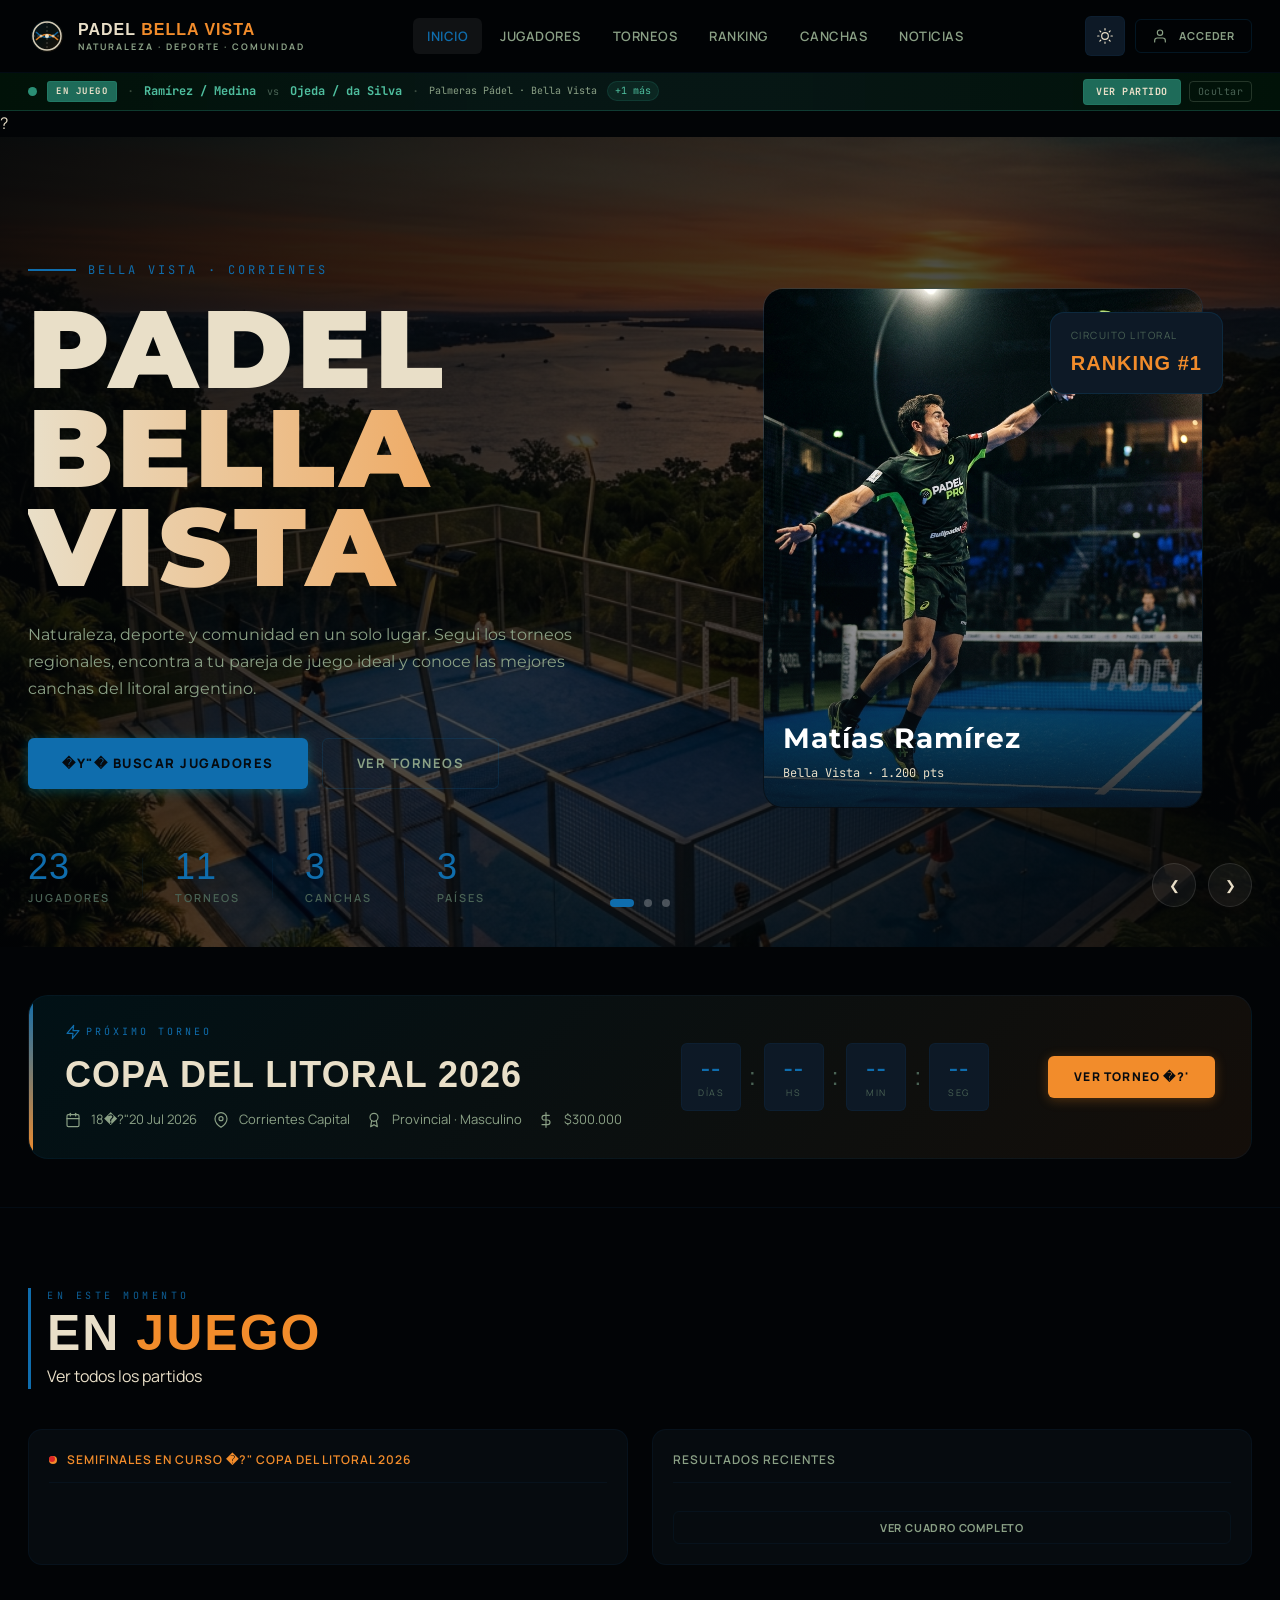
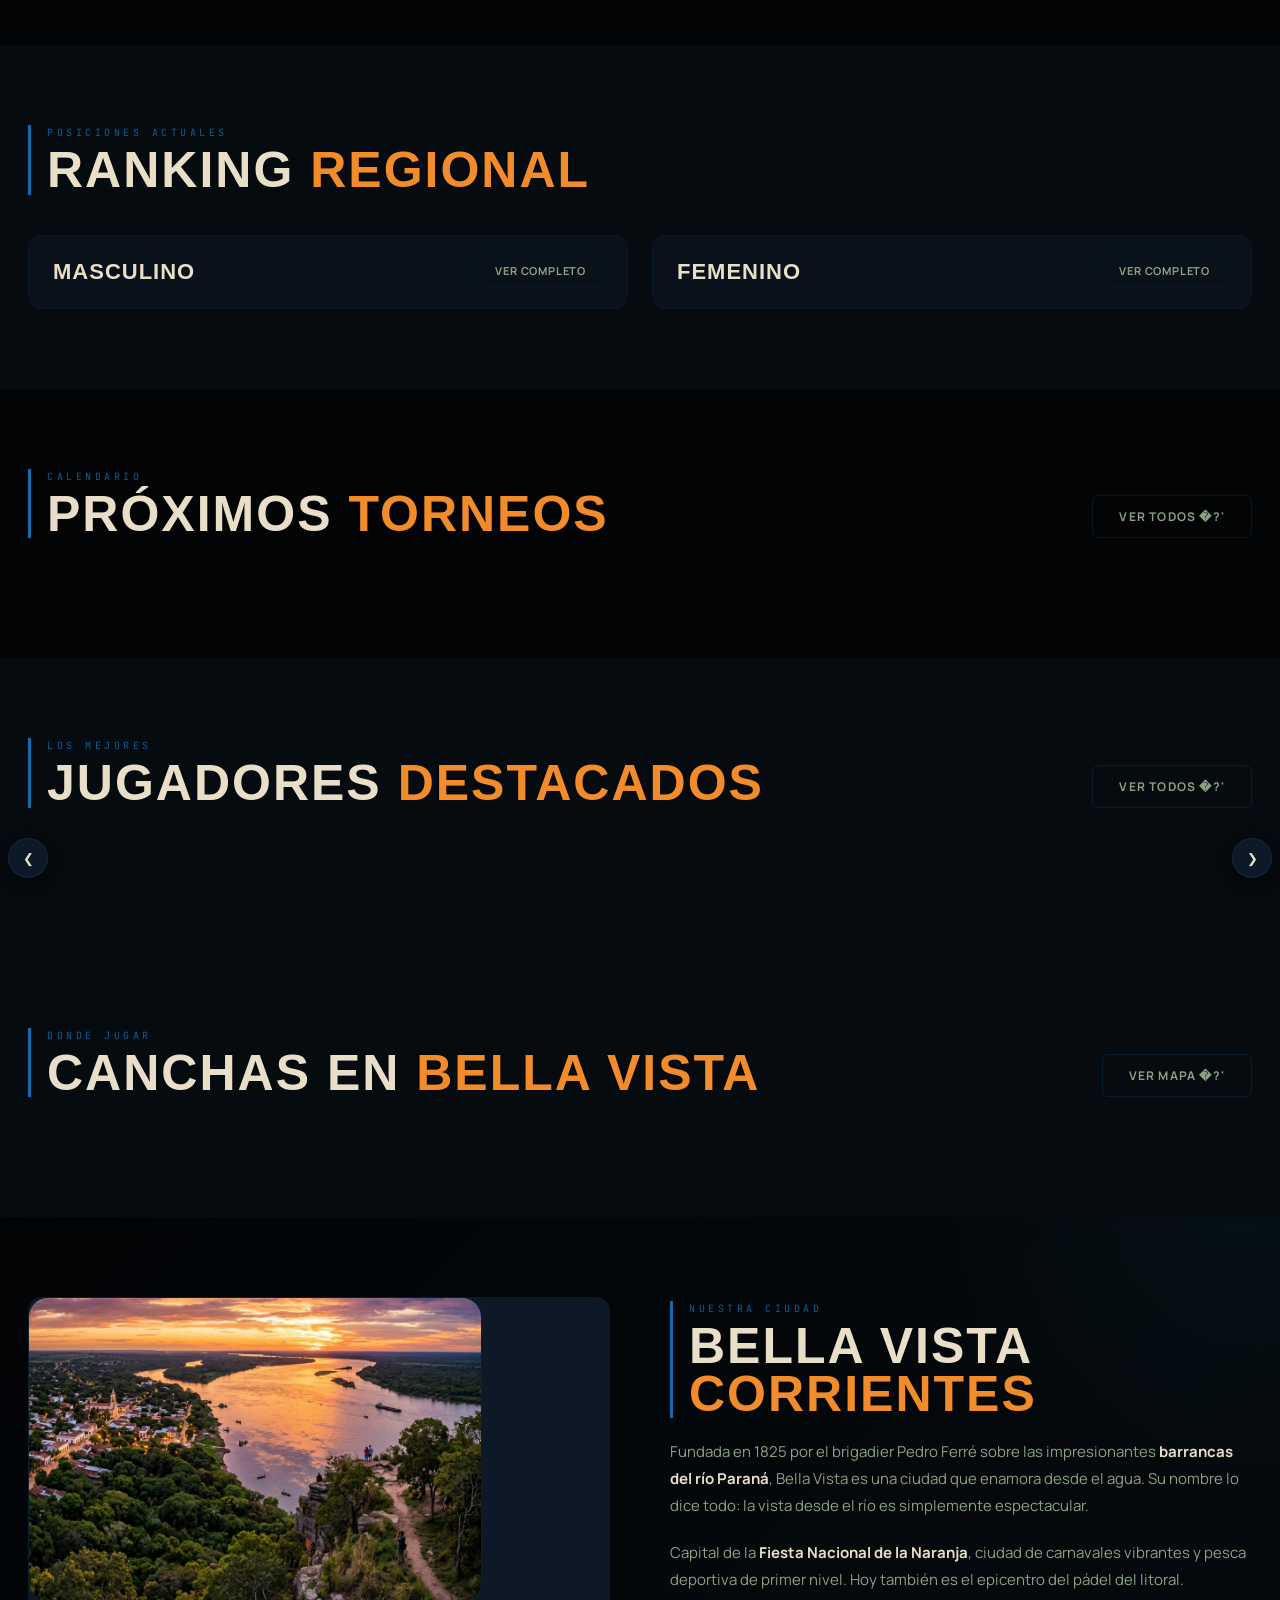
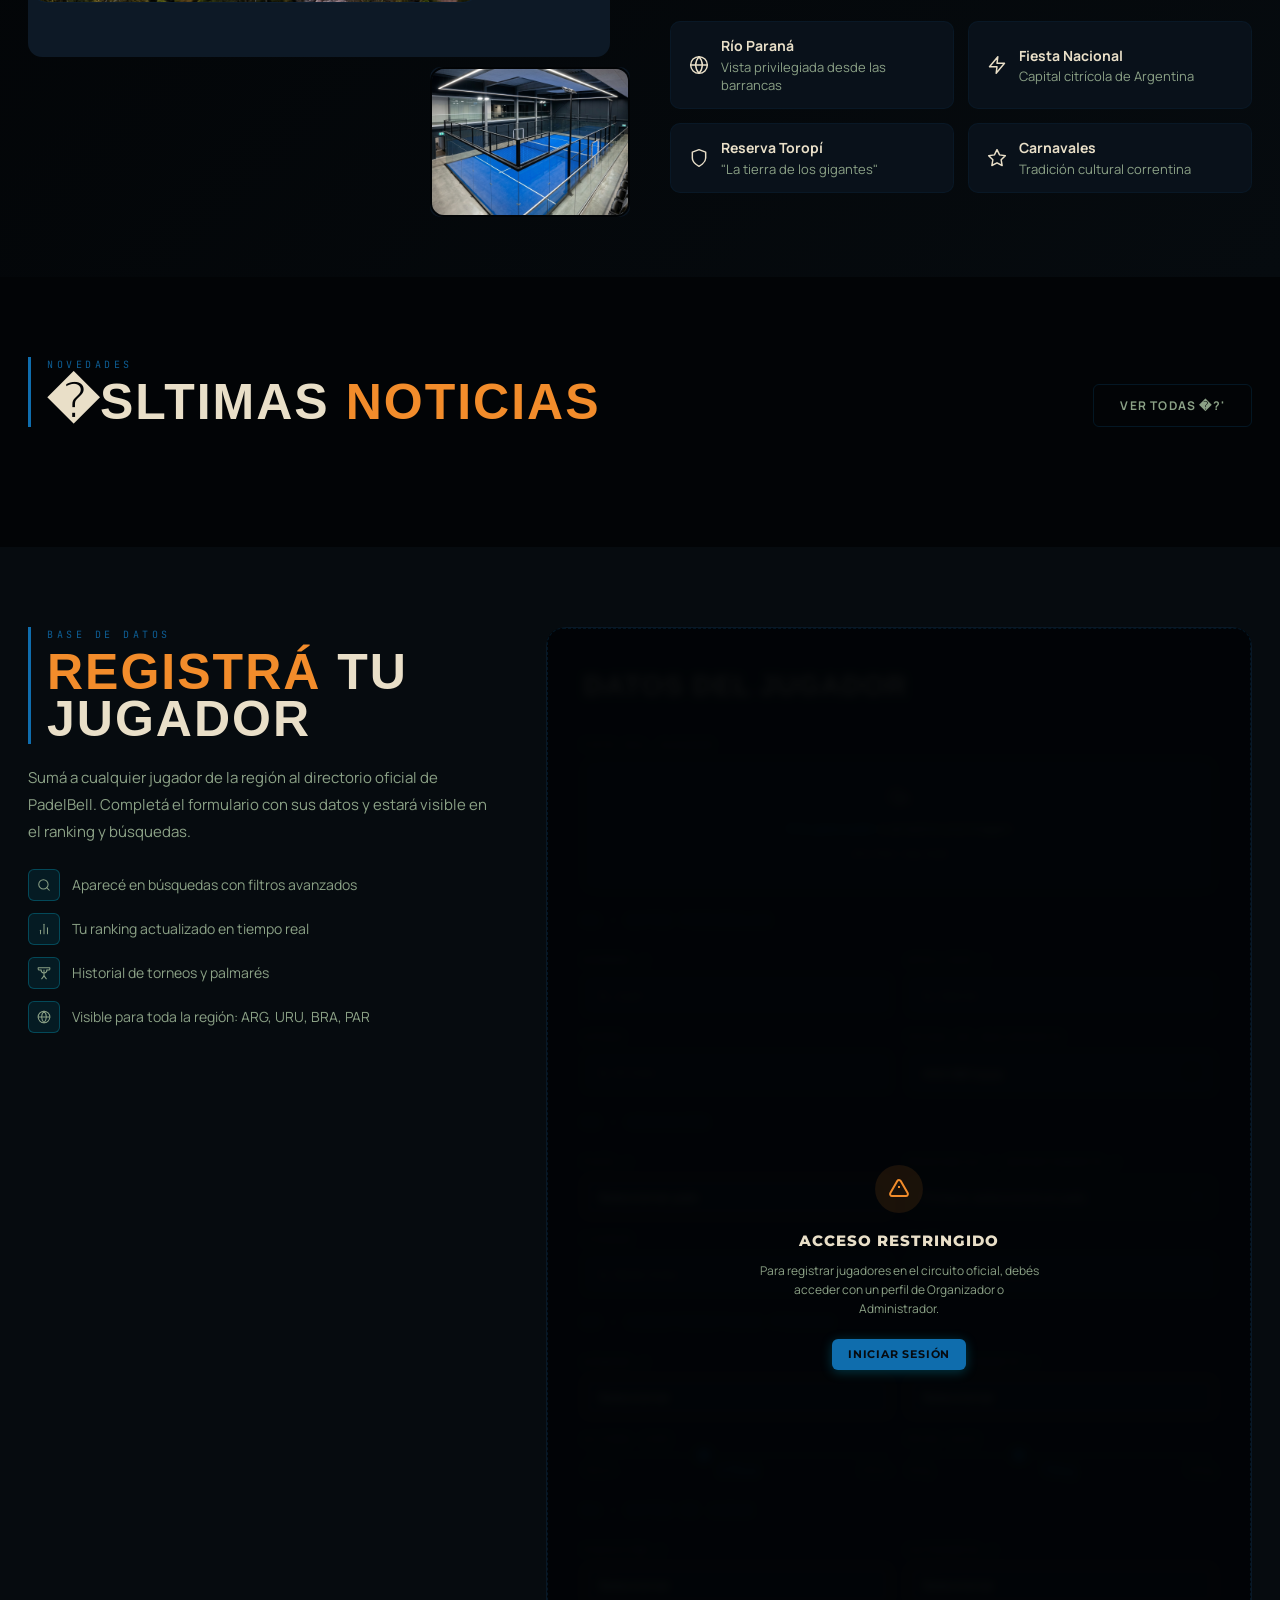
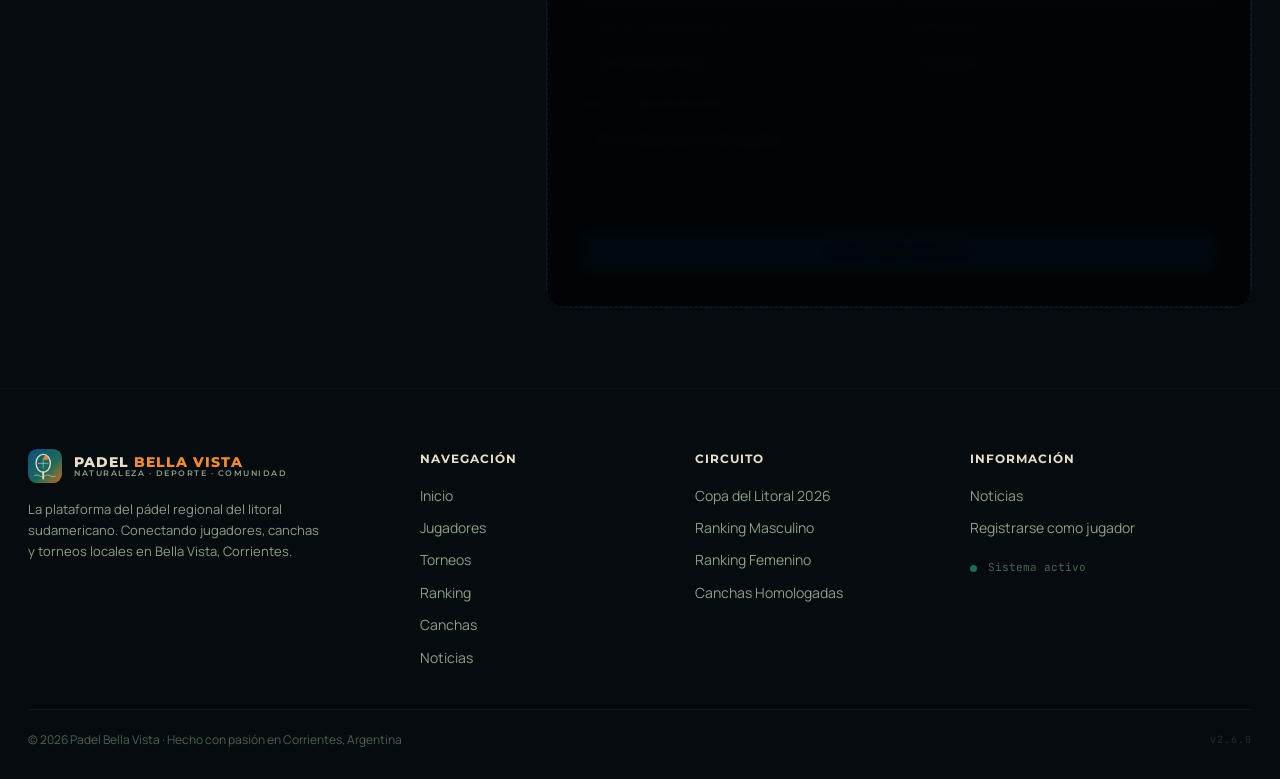
<file: index.html>
?<!DOCTYPE html>
<html lang="es">
<head>
  <meta charset="UTF-8">
  <meta name="viewport" content="width=device-width, initial-scale=1.0">
  <!-- PWA -->
  <link rel="manifest" href="site.webmanifest">
  <meta name="theme-color" content="#020406">
  <meta name="apple-mobile-web-app-capable" content="yes">
  <meta name="apple-mobile-web-app-title" content="Padel Bella Vista">
  <title>Padel Bella Vista �?" Naturaleza · Deporte · Comunidad</title>
  <meta name="description" content="La plataforma de pádel de Bella Vista, Corrientes. Jugadores, torneos, ranking y canchas de la región del litoral argentino.">
  <meta name="keywords" content="pádel, bella vista, corrientes, argentina, torneos, jugadores, ranking, canchas">
  <meta property="og:title" content="Padel Bella Vista �?" Corrientes, Argentina">
  <meta property="og:description" content="La plataforma de pádel del litoral. Jugadores, torneos y rankings de Argentina, Uruguay, Brasil y Paraguay.">
  <meta property="og:type" content="website">

  <!-- Fonts -->
  <link rel="preconnect" href="https://fonts.googleapis.com">
  <link rel="preconnect" href="https://fonts.gstatic.com" crossorigin>
  <link href="https://fonts.googleapis.com/css2?family=Montserrat:ital,wght@0,300;0,400;0,500;0,600;0,700;0,800;0,900;1,400&family=Cormorant:ital,wght@0,400;0,500;0,600;0,700;1,400;1,500&family=JetBrains+Mono:wght@400;600&display=swap" rel="stylesheet">

  <!-- Styles -->
  <link rel="stylesheet" href="css/styles.css">

  <!-- 240504: Preload imagen hero (LCP) �?" above the fold, carga con máxima prioridad -->
  <link rel="preload" href="assets/images/player_action.png" as="image" fetchpriority="high">
  <style>
    /* =====================
       HEADER
       ===================== */
    #main-header {
      position: fixed;
      top: 0;
      left: 0;
      right: 0;
      z-index: 100;
      padding: 0;
      transition: all 0.3s ease;
    }

    #main-header.scrolled {
      background: rgba(7, 11, 16, 0.95);
      backdrop-filter: blur(20px);
      border-bottom: 1px solid var(--border-subtle);
      box-shadow: 0 4px 30px rgba(0,0,0,0.4);
    }

    #main-header.hidden-nav {
      transform: translateY(-100%);
    }

    .header-inner {
      display: flex;
      align-items: center;
      justify-content: space-between;
      height: 72px;
      gap: 32px;
    }

    .header-logo {
      display: flex;
      align-items: center;
      gap: 12px;
      flex-shrink: 0;
    }

    .logo-icon {
      width: 42px;
      height: 42px;
      background: linear-gradient(135deg, var(--accent-primary), var(--accent-orange));
      border-radius: var(--radius-md);
      display: flex;
      align-items: center;
      justify-content: center;
      font-size: 22px;
    }

    .logo-text {
      display: flex;
      flex-direction: column;
      line-height: 1;
    }

    .logo-name {
      font-family: var(--font-display);
      font-size: 24px;
      letter-spacing: 2px;
      color: var(--text-primary);
    }

    .logo-tagline {
      font-size: 9px;
      text-transform: uppercase;
      letter-spacing: 2px;
      color: var(--accent-primary);
      font-weight: 600;
    }

    .main-nav {
      display: flex;
      align-items: center;
      gap: 4px;
    }

    .nav-link {
      padding: 8px 14px;
      font-size: 13px;
      font-weight: 600;
      text-transform: uppercase;
      letter-spacing: 0.5px;
      color: var(--text-secondary);
      border-radius: var(--radius-sm);
      transition: all var(--transition-fast);
    }

    .nav-link:hover,
    .nav-link.active {
      color: var(--text-primary);
      background: rgba(255,255,255,0.06);
    }

    .nav-link.active {
      color: var(--accent-primary);
    }

    .header-actions {
      display: flex;
      align-items: center;
      gap: 10px;
    }

    #menu-toggler {
      display: none;
      width: 40px;
      height: 40px;
      align-items: center;
      justify-content: center;
      background: var(--bg-elevated);
      border-radius: var(--radius-sm);
      color: var(--text-primary);
      font-size: 18px;
      border: 1px solid var(--border-subtle);
    }

    /* Mobile menu */
    #mobile-menu {
      display: none;
      position: fixed;
      top: 72px;
      left: 0;
      right: 0;
      background: rgba(7, 11, 16, 0.98);
      backdrop-filter: blur(20px);
      border-bottom: 1px solid var(--border-subtle);
      padding: 20px;
      z-index: 99;
      flex-direction: column;
      gap: 4px;
      transform: translateY(-10px);
      opacity: 0;
      transition: all 0.25s ease;
      pointer-events: none;
    }

    #mobile-menu.open {
      display: flex;
      transform: translateY(0);
      opacity: 1;
      pointer-events: all;
    }

    #mobile-menu .nav-link {
      padding: 12px 16px;
      font-size: 15px;
      border-bottom: 1px solid var(--border-subtle);
    }

    /* =====================
       HERO
       ===================== */
    .hero-section {
      position: relative;
      height: 100vh;
      min-height: 700px;
      display: flex;
      align-items: center;
      overflow: hidden;
    }

    .hero-bg {
      position: absolute;
      inset: 0;
      background-image: url('assets/images/hero_padel_bg.png');
      background-size: cover;
      background-position: center;
      background-repeat: no-repeat;
    }

    .hero-bg::after {
      content: '';
      position: absolute;
      inset: 0;
      background: linear-gradient(
        135deg,
        rgba(7, 11, 16, 0.90) 0%,
        rgba(7, 11, 16, 0.65) 50%,
        rgba(7, 11, 16, 0.80) 100%
      );
    }

    #hero-particles {
      position: absolute;
      inset: 0;
      pointer-events: none;
      z-index: 1;
    }

    .hero-content {
      position: relative;
      z-index: 2;
      padding-top: 72px;
    }

    .hero-eyebrow {
      display: flex;
      align-items: center;
      gap: 12px;
      margin-bottom: 20px;
    }

    .hero-eyebrow .line {
      height: 2px;
      width: 48px;
      background: var(--accent-primary);
    }

    .hero-eyebrow span {
      font-family: var(--font-mono);
      font-size: 12px;
      letter-spacing: 3px;
      text-transform: uppercase;
      color: var(--accent-primary);
    }

    .hero-title {
      margin-bottom: 24px;
    }

    .hero-title .line1 {
      display: block;
      font-family: var(--font-display);
      font-size: clamp(52px, 9vw, 110px);
      line-height: 0.9;
      letter-spacing: 4px;
      text-transform: uppercase;
      color: var(--text-primary);
    }

    .hero-title .line2 {
      display: block;
      font-family: var(--font-display);
      font-size: clamp(52px, 9vw, 110px);
      line-height: 0.9;
      letter-spacing: 4px;
      text-transform: uppercase;
      background: linear-gradient(90deg, var(--accent-primary), var(--accent-orange));
      -webkit-background-clip: text;
      -webkit-text-fill-color: transparent;
      background-clip: text;
    }

    .hero-subtitle {
      max-width: 560px;
      font-size: 16px;
      color: var(--text-secondary);
      line-height: 1.7;
      margin-bottom: 36px;
    }

    .hero-subtitle strong {
      color: var(--text-primary);
    }

    .hero-actions {
      display: flex;
      gap: 14px;
      flex-wrap: wrap;
      margin-bottom: 60px;
    }

    .hero-stats {
      display: flex;
      gap: 32px;
      flex-wrap: wrap;
    }

    .hero-stat {
      display: flex;
      flex-direction: column;
    }

    .hero-stat-num {
      font-family: var(--font-display);
      font-size: 36px;
      color: var(--accent-primary);
      letter-spacing: 1px;
      line-height: 1;
    }

    .hero-stat-lbl {
      font-size: 11px;
      text-transform: uppercase;
      letter-spacing: 2px;
      color: var(--text-muted);
      font-weight: 600;
      margin-top: 4px;
    }

    .hero-sep {
      width: 1px;
      height: 40px;
      background: var(--border-subtle);
      align-self: center;
    }

    .hero-right {
      position: relative;
      z-index: 2;
      display: flex;
      align-items: center;
      justify-content: center;
    }

    .hero-image-card {
      position: relative;
      width: 440px;
      max-width: 100%;
    }

    .hero-image-card img {
      width: 100%;
      height: 520px;
      object-fit: cover;
      border-radius: var(--radius-xl);
      border: 1px solid var(--border-subtle);
    }

    .hero-image-overlay {
      position: absolute;
      inset: 0;
      border-radius: var(--radius-xl);
      background: linear-gradient(
        to top,
        rgba(7, 11, 16, 0.85) 0%,
        transparent 60%
      );
    }

    .hero-floating-badge {
      position: absolute;
      top: 24px;
      right: -20px;
      background: var(--bg-elevated);
      border: 1px solid var(--border-default);
      border-radius: var(--radius-lg);
      padding: 14px 20px;
      backdrop-filter: blur(10px);
      animation: float 4s ease-in-out infinite;
    }

    .hero-floating-badge .badge-top {
      font-size: 10px;
      color: var(--text-muted);
      text-transform: uppercase;
      letter-spacing: 1.5px;
      margin-bottom: 4px;
    }

    .hero-floating-badge .badge-main {
      font-family: var(--font-display);
      font-size: 20px;
      color: var(--accent-orange);
      letter-spacing: 1px;
    }

    .hero-card-info {
      position: absolute;
      bottom: 24px;
      left: 20px;
      right: 20px;
    }

    .hero-card-info .player-name {
      font-family: var(--font-display);
      font-size: 28px;
      color: white;
      letter-spacing: 1px;
    }

    .hero-card-info .player-meta {
      font-size: 13px;
      color: rgba(255,255,255,0.7);
      margin-top: 4px;
    }

    /* =====================
       NEXT TOURNAMENT BANNER
       ===================== */
    .tournament-banner {
      background: linear-gradient(135deg, rgba(0, 180, 216, 0.08), rgba(242, 140, 56, 0.08));
      border: 1px solid var(--border-subtle);
      border-radius: var(--radius-xl);
      padding: 28px 36px;
      display: flex;
      align-items: center;
      justify-content: space-between;
      gap: 24px;
      flex-wrap: wrap;
      position: relative;
      overflow: hidden;
    }

    .tournament-banner::before {
      content: '';
      position: absolute;
      left: 0;
      top: 0;
      bottom: 0;
      width: 4px;
      background: linear-gradient(to bottom, var(--accent-primary), var(--accent-orange));
    }

    .tournament-banner-left {
      display: flex;
      flex-direction: column;
      gap: 6px;
    }

    .tournament-banner-label {
      font-family: var(--font-mono);
      font-size: 10px;
      letter-spacing: 3px;
      text-transform: uppercase;
      color: var(--accent-primary);
    }

    .tournament-banner-name {
      font-family: var(--font-display);
      font-size: clamp(22px, 3vw, 36px);
      letter-spacing: 1px;
      text-transform: uppercase;
      color: var(--text-primary);
    }

    .tournament-banner-meta {
      display: flex;
      gap: 16px;
      flex-wrap: wrap;
    }

    .tournament-banner-meta span {
      font-size: 13px;
      color: var(--text-secondary);
      display: flex;
      align-items: center;
      gap: 5px;
    }

    .countdown-wrapper {
      display: flex;
      align-items: center;
      gap: 8px;
    }

    .countdown-unit {
      display: flex;
      flex-direction: column;
      align-items: center;
      background: var(--bg-elevated);
      border: 1px solid var(--border-subtle);
      border-radius: var(--radius-sm);
      padding: 10px 14px;
      min-width: 60px;
    }

    .countdown-num {
      font-family: var(--font-display);
      font-size: 28px;
      line-height: 1;
      color: var(--accent-primary);
      letter-spacing: 1px;
    }

    .countdown-lbl {
      font-size: 9px;
      text-transform: uppercase;
      letter-spacing: 1.5px;
      color: var(--text-muted);
      margin-top: 4px;
    }

    .countdown-sep {
      font-family: var(--font-display);
      font-size: 24px;
      color: var(--text-muted);
    }

    /* =====================
       SECTION: RANKING RÁPIDO
       ===================== */
    .ranking-section {
      background: var(--bg-surface);
    }

    .ranking-grid {
      display: grid;
      grid-template-columns: 1fr 1fr;
      gap: 24px;
    }

    .ranking-table-wrapper {
      background: var(--bg-card);
      border: 1px solid var(--border-subtle);
      border-radius: var(--radius-lg);
      overflow: hidden;
    }

    .ranking-table-header {
      padding: 18px 24px;
      border-bottom: 1px solid var(--border-subtle);
      display: flex;
      align-items: center;
      justify-content: space-between;
    }

    .ranking-table-header h3 {
      font-family: var(--font-display);
      font-size: 22px;
      letter-spacing: 1px;
      text-transform: uppercase;
    }

    .ranking-row {
      display: grid;
      grid-template-columns: 40px 1fr auto auto;
      align-items: center;
      gap: 12px;
      padding: 14px 24px;
      border-bottom: 1px solid var(--border-subtle);
      transition: background var(--transition-fast);
      cursor: pointer;
    }

    .ranking-row:last-child { border-bottom: none; }

    .ranking-row:hover {
      background: rgba(0, 180, 216, 0.04);
    }

    .rank-pos {
      font-family: var(--font-display);
      font-size: 22px;
      color: var(--text-muted);
      text-align: center;
    }

    .rank-pos.gold   { color: var(--gold); }
    .rank-pos.silver { color: var(--silver); }
    .rank-pos.bronze { color: var(--bronze); }

    .rank-player {
      display: flex;
      align-items: center;
      gap: 12px;
    }

    .rank-avatar {
      width: 40px;
      height: 40px;
      border-radius: 50%;
      background: var(--bg-elevated);
      border: 2px solid var(--border-subtle);
      display: flex;
      align-items: center;
      justify-content: center;
      font-size: 16px;
      flex-shrink: 0;
      overflow: hidden;
    }

    .rank-avatar img {
      width: 100%;
      height: 100%;
      object-fit: cover;
    }

    .rank-info .rank-name {
      font-size: 14px;
      font-weight: 700;
      color: var(--text-primary);
    }

    .rank-info .rank-meta {
      font-size: 12px;
      color: var(--text-muted);
      margin-top: 2px;
    }

    .rank-points {
      font-family: var(--font-mono);
      font-size: 13px;
      font-weight: 600;
      color: var(--accent-primary);
      text-align: right;
    }

    .rank-change {
      font-size: 11px;
      font-weight: 700;
      text-align: right;
      min-width: 30px;
    }

    .rank-change.up   { color: var(--accent-green); }
    .rank-change.down { color: var(--accent-red); }
    .rank-change.same { color: var(--text-muted); }

    /* =====================
       SECTION: TORNEOS
       ===================== */
    .tournaments-grid {
      display: grid;
      grid-template-columns: repeat(3, 1fr);
      gap: 20px;
    }

    .tournament-card {
      background: var(--bg-card);
      border: 1px solid var(--border-subtle);
      border-radius: var(--radius-lg);
      overflow: hidden;
      transition: all var(--transition-normal);
      cursor: pointer;
    }

    .tournament-card:hover {
      transform: translateY(-4px);
      border-color: var(--accent-primary);
      box-shadow: 0 8px 40px rgba(0, 180, 216, 0.15);
    }

    .tournament-card-img {
      position: relative;
      height: 200px;
      overflow: hidden;
    }

    .tournament-card-img img {
      width: 100%;
      height: 100%;
      object-fit: cover;
      transition: transform 0.5s ease;
    }

    .tournament-card:hover .tournament-card-img img {
      transform: scale(1.05);
    }

    .tournament-card-img-overlay {
      position: absolute;
      inset: 0;
      background: linear-gradient(to top, rgba(7,11,16,0.9) 0%, transparent 60%);
    }

    .tournament-card-badges {
      position: absolute;
      top: 12px;
      left: 12px;
      display: flex;
      gap: 6px;
    }

    .tournament-card-body {
      padding: 20px;
    }

    .tournament-card-name {
      font-family: var(--font-display);
      font-size: 22px;
      letter-spacing: 0.5px;
      text-transform: uppercase;
      color: var(--text-primary);
      margin-bottom: 8px;
      line-height: 1.1;
    }

    .tournament-card-meta {
      display: flex;
      flex-direction: column;
      gap: 5px;
      margin-bottom: 16px;
    }

    .tournament-card-meta-row {
      display: flex;
      align-items: center;
      gap: 6px;
      font-size: 13px;
      color: var(--text-secondary);
    }

    .tournament-card-footer {
      display: flex;
      align-items: center;
      justify-content: space-between;
      padding-top: 14px;
      border-top: 1px solid var(--border-subtle);
    }

    .tournament-prize {
      display: flex;
      flex-direction: column;
    }

    .tournament-prize .label {
      font-size: 10px;
      text-transform: uppercase;
      letter-spacing: 1.5px;
      color: var(--text-muted);
    }

    .tournament-prize .amount {
      font-family: var(--font-mono);
      font-size: 16px;
      font-weight: 600;
      color: var(--accent-orange);
    }

    /* =====================
       SECTION: JUGADORES DESTACADOS
       ===================== */
    .players-carousel {
      display: grid;
      grid-template-columns: repeat(5, 1fr);
      gap: 16px;
    }

    .player-mini-card {
      background: var(--bg-card);
      border: 1px solid var(--border-subtle);
      border-radius: var(--radius-lg);
      overflow: hidden;
      cursor: pointer;
      transition: all var(--transition-normal);
      text-align: center;
    }

    .player-mini-card:hover {
      transform: translateY(-4px);
      border-color: var(--accent-primary);
      box-shadow: 0 8px 30px rgba(0, 180, 216, 0.15);
    }

    .player-mini-img {
      width: 100%;
      height: 180px;
      object-fit: cover;
      object-position: top;
    }

    .player-mini-body {
      padding: 14px 12px;
    }

    .player-mini-name {
      font-weight: 700;
      font-size: 14px;
      color: var(--text-primary);
      margin-bottom: 4px;
    }

    .player-mini-meta {
      font-size: 12px;
      color: var(--text-muted);
      margin-bottom: 8px;
    }

    .player-mini-points {
      font-family: var(--font-mono);
      font-size: 15px;
      font-weight: 600;
      color: var(--accent-primary);
    }

    /* =====================
       SECTION: CANCHAS
       ===================== */
    .courts-section {
      background: var(--bg-surface);
    }

    .courts-grid {
      display: grid;
      grid-template-columns: 1fr 1fr 1fr;
      gap: 20px;
    }

    .court-card {
      background: var(--bg-card);
      border: 1px solid var(--border-subtle);
      border-radius: var(--radius-lg);
      overflow: hidden;
      transition: all var(--transition-normal);
    }

    .court-card.featured {
      grid-column: 1 / 3;
    }

    .court-card:hover {
      border-color: var(--accent-orange);
      transform: translateY(-3px);
      box-shadow: 0 8px 30px rgba(242, 140, 56, 0.15);
    }

    .court-card-img {
      height: 220px;
      overflow: hidden;
    }

    .court-card.featured .court-card-img {
      height: 280px;
    }

    .court-card-img img {
      width: 100%;
      height: 100%;
      object-fit: cover;
      transition: transform 0.5s ease;
    }

    .court-card:hover .court-card-img img {
      transform: scale(1.05);
    }

    .court-card-body {
      padding: 20px;
    }

    .court-card-name {
      font-family: var(--font-display);
      font-size: 24px;
      letter-spacing: 0.5px;
      text-transform: uppercase;
      color: var(--text-primary);
      margin-bottom: 6px;
    }

    .court-card-address {
      font-size: 13px;
      color: var(--text-secondary);
      margin-bottom: 14px;
      display: flex;
      align-items: center;
      gap: 5px;
    }

    .court-amenities {
      display: flex;
      flex-wrap: wrap;
      gap: 6px;
      margin-bottom: 14px;
    }

    .amenity-tag {
      padding: 3px 10px;
      background: var(--bg-elevated);
      border: 1px solid var(--border-subtle);
      border-radius: 100px;
      font-size: 11px;
      color: var(--text-secondary);
    }

    .court-card-footer {
      display: flex;
      align-items: center;
      justify-content: space-between;
      padding-top: 14px;
      border-top: 1px solid var(--border-subtle);
    }

    .court-price {
      display: flex;
      flex-direction: column;
    }

    .court-price .label {
      font-size: 10px;
      text-transform: uppercase;
      letter-spacing: 1.5px;
      color: var(--text-muted);
    }

    .court-price .amount {
      font-family: var(--font-mono);
      font-size: 16px;
      font-weight: 600;
      color: var(--accent-orange);
    }

    /* =====================
       SECTION: NOTICIAS
       ===================== */
    .news-grid {
      display: grid;
      grid-template-columns: 1.5fr 1fr;
      gap: 20px;
    }

    .news-featured {
      background: var(--bg-card);
      border: 1px solid var(--border-subtle);
      border-radius: var(--radius-lg);
      overflow: hidden;
      cursor: pointer;
      transition: all var(--transition-normal);
    }

    .news-featured:hover {
      border-color: var(--accent-primary);
      box-shadow: 0 8px 30px rgba(0, 180, 216, 0.15);
    }

    .news-featured-img {
      height: 300px;
      overflow: hidden;
    }

    .news-featured-img img {
      width: 100%;
      height: 100%;
      object-fit: cover;
      transition: transform 0.5s ease;
    }

    .news-featured:hover .news-featured-img img {
      transform: scale(1.05);
    }

    .news-featured-body {
      padding: 24px;
    }

    .news-featured-title {
      font-family: var(--font-display);
      font-size: 26px;
      line-height: 1.1;
      letter-spacing: 0.5px;
      text-transform: uppercase;
      color: var(--text-primary);
      margin: 12px 0 10px;
    }

    .news-featured-excerpt {
      font-size: 14px;
      color: var(--text-secondary);
      line-height: 1.7;
    }

    .news-list {
      display: flex;
      flex-direction: column;
      gap: 14px;
    }

    .news-item {
      background: var(--bg-card);
      border: 1px solid var(--border-subtle);
      border-radius: var(--radius-md);
      overflow: hidden;
      display: flex;
      cursor: pointer;
      transition: all var(--transition-normal);
      height: fit-content;
    }

    .news-item:hover {
      border-color: var(--accent-primary);
    }

    .news-item-img {
      width: 120px;
      flex-shrink: 0;
      overflow: hidden;
    }

    .news-item-img img {
      width: 100%;
      height: 100%;
      object-fit: cover;
      transition: transform 0.5s ease;
    }

    .news-item:hover .news-item-img img {
      transform: scale(1.05);
    }

    .news-item-body {
      padding: 14px;
      display: flex;
      flex-direction: column;
      justify-content: space-between;
    }

    .news-item-title {
      font-weight: 700;
      font-size: 14px;
      color: var(--text-primary);
      line-height: 1.3;
      margin-bottom: 8px;
    }

    .news-item-meta {
      display: flex;
      gap: 10px;
      align-items: center;
    }

    .news-item-date {
      font-size: 11px;
      color: var(--text-muted);
    }

    /* =====================
       SECTION: BELLA VISTA INFO
       ===================== */
    .city-section {
      background: linear-gradient(135deg, var(--bg-base), var(--bg-surface));
      position: relative;
      overflow: hidden;
    }

    .city-section::before {
      content: '';
      position: absolute;
      top: -50%;
      right: -20%;
      width: 600px;
      height: 600px;
      background: radial-gradient(circle, rgba(0, 180, 216, 0.05) 0%, transparent 70%);
      pointer-events: none;
    }

    .city-layout {
      display: grid;
      grid-template-columns: 1fr 1fr;
      gap: 60px;
      align-items: center;
    }

    .city-image-stack {
      position: relative;
      height: 500px;
    }

    .city-img-main {
      position: absolute;
      top: 0;
      left: 0;
      width: 78%;
      height: 85%;
      object-fit: cover;
      border-radius: var(--radius-xl);
      border: 1px solid var(--border-subtle);
    }

    .city-img-secondary {
      position: absolute;
      bottom: 0;
      right: 0;
      width: 55%;
      height: 55%;
      object-fit: cover;
      border-radius: var(--radius-lg);
      border: 2px solid var(--bg-base);
      box-shadow: 0 8px 40px rgba(0,0,0,0.5);
    }

    .city-facts {
      display: grid;
      grid-template-columns: 1fr 1fr;
      gap: 14px;
      margin-top: 28px;
    }

    .city-fact {
      background: var(--bg-card);
      border: 1px solid var(--border-subtle);
      border-radius: var(--radius-md);
      padding: 14px 18px;
      display: flex;
      align-items: center;
      gap: 12px;
    }

    .city-fact-icon {
      font-size: 22px;
    }

    .city-fact-text {
      font-size: 13px;
      color: var(--text-secondary);
      line-height: 1.4;
    }

    .city-fact-text strong {
      display: block;
      color: var(--text-primary);
      font-size: 14px;
      margin-bottom: 2px;
    }

    /* =====================
       SECTION: AGREGAR JUGADOR
       ===================== */
    .add-player-section {
      background: var(--bg-surface);
    }

    .add-player-grid {
      display: grid;
      grid-template-columns: 1fr 1.5fr;
      gap: 48px;
      align-items: start;
    }

    .add-player-info h2 {
      font-family: var(--font-display);
      font-size: 48px;
      text-transform: uppercase;
      letter-spacing: 1px;
      line-height: 0.95;
      margin-bottom: 20px;
    }

    .add-player-info h2 span {
      color: var(--accent-primary);
    }

    .add-player-info p {
      font-size: 15px;
      color: var(--text-secondary);
      line-height: 1.7;
      margin-bottom: 24px;
    }

    .add-player-features {
      display: flex;
      flex-direction: column;
      gap: 12px;
    }

    .feature-item {
      display: flex;
      align-items: center;
      gap: 12px;
      font-size: 14px;
      color: var(--text-secondary);
    }

    .feature-icon {
      width: 32px;
      height: 32px;
      background: rgba(0, 180, 216, 0.1);
      border: 1px solid rgba(0, 180, 216, 0.3);
      border-radius: var(--radius-sm);
      display: flex;
      align-items: center;
      justify-content: center;
      font-size: 14px;
      flex-shrink: 0;
    }

    .player-form {
      background: var(--bg-card);
      border: 1px solid var(--border-subtle);
      border-radius: var(--radius-xl);
      padding: 36px;
    }

    .player-form-title {
      font-family: var(--font-display);
      font-size: 28px;
      text-transform: uppercase;
      letter-spacing: 1px;
      margin-bottom: 28px;
      color: var(--text-primary);
    }

    .form-grid-2 {
      display: grid;
      grid-template-columns: 1fr 1fr;
      gap: 16px;
    }

    .form-section-title {
      font-size: 11px;
      text-transform: uppercase;
      letter-spacing: 2px;
      color: var(--accent-primary);
      font-family: var(--font-mono);
      margin: 20px 0 14px;
      padding-bottom: 8px;
      border-bottom: 1px solid var(--border-subtle);
    }

    /* =====================
       FOOTER
       ===================== */
    footer {
      background: var(--bg-surface);
      border-top: 1px solid var(--border-subtle);
      padding: 60px 0 30px;
    }

    .footer-grid {
      display: grid;
      grid-template-columns: 2fr 1fr 1fr 1fr;
      gap: 40px;
      margin-bottom: 48px;
    }

    .footer-brand p {
      font-size: 14px;
      color: var(--text-secondary);
      line-height: 1.7;
      margin-top: 14px;
      max-width: 300px;
    }

    .footer-col h4 {
      font-size: 12px;
      text-transform: uppercase;
      letter-spacing: 2px;
      color: var(--text-muted);
      margin-bottom: 16px;
      font-weight: 600;
    }

    .footer-links {
      display: flex;
      flex-direction: column;
      gap: 10px;
    }

    .footer-links a {
      font-size: 14px;
      color: var(--text-secondary);
      transition: color var(--transition-fast);
    }

    .footer-links a:hover { color: var(--accent-primary); }

    .footer-bottom {
      padding-top: 24px;
      border-top: 1px solid var(--border-subtle);
      display: flex;
      align-items: center;
      justify-content: space-between;
      gap: 16px;
      flex-wrap: wrap;
    }

    .footer-bottom p {
      font-size: 13px;
      color: var(--text-muted);
    }

    .footer-bottom p span {
      color: var(--accent-orange);
    }

    .social-links {
      display: flex;
      gap: 10px;
    }

    .social-link {
      width: 36px;
      height: 36px;
      background: var(--bg-elevated);
      border: 1px solid var(--border-subtle);
      border-radius: var(--radius-sm);
      display: flex;
      align-items: center;
      justify-content: center;
      font-size: 16px;
      transition: all var(--transition-fast);
      cursor: pointer;
    }

    .social-link:hover {
      border-color: var(--accent-primary);
      background: rgba(0, 180, 216, 0.1);
    }

    /* =====================
       RESPONSIVE
       ===================== */
    @media (max-width: 1100px) {
      .tournaments-grid { grid-template-columns: 1fr 1fr; }
      .players-carousel { grid-template-columns: repeat(3, 1fr); }
      .footer-grid { grid-template-columns: 1fr 1fr; }
      .courts-grid { grid-template-columns: 1fr 1fr; }
      .court-card.featured { grid-column: 1 / 3; }
    }

    @media (max-width: 900px) {
      .hero-section { flex-direction: column; height: auto; padding: 100px 0 60px; }
      .hero-right { display: none; }
      .ranking-grid { grid-template-columns: 1fr; }
      .news-grid { grid-template-columns: 1fr; }
      .city-layout { grid-template-columns: 1fr; }
      .city-image-stack { height: 350px; }
      .add-player-grid { grid-template-columns: 1fr; }
    }

    @media (max-width: 768px) {
      .main-nav { display: none; }
      #menu-toggler { display: flex; }
      .tournaments-grid { grid-template-columns: 1fr; }
      .players-carousel { grid-template-columns: repeat(2, 1fr); }
      .courts-grid { grid-template-columns: 1fr; }
      .court-card.featured { grid-column: auto; }
      .player-form { padding: 24px; }
      .form-grid-2 { grid-template-columns: 1fr; }
      .hero-stats { gap: 20px; }
      .tournament-banner { flex-direction: column; align-items: flex-start; }
    }

    @media (max-width: 480px) {
      .players-carousel { grid-template-columns: 1fr 1fr; }
      .footer-grid { grid-template-columns: 1fr; }
    }

    /* Scroll animations */
    [data-animate] {
      opacity: 0;
      transform: translateY(24px);
      transition: opacity 0.6s ease, transform 0.6s ease;
    }
    [data-animate].animated {
      opacity: 1;
      transform: translateY(0);
    }

    /* =====================
       SECCI�"N EN JUEGO
       ===================== */
    .live-section { border-top: 1px solid var(--border-subtle); }

    .live-layout {
      display: grid;
      grid-template-columns: 1fr 1fr;
      gap: 24px;
      margin-top: 32px;
    }

    .live-matches-col, .results-col {
      background: var(--bg-surface);
      border: 1px solid var(--border-subtle);
      border-radius: var(--radius-lg);
      padding: 20px;
    }

    .live-col-header {
      display: flex;
      align-items: center;
      gap: 10px;
      font-size: 12px;
      font-weight: 600;
      text-transform: uppercase;
      letter-spacing: 1px;
      color: var(--accent-orange);
      margin-bottom: 16px;
      padding-bottom: 12px;
      border-bottom: 1px solid var(--border-subtle);
    }

    .results-col-header {
      font-size: 12px;
      font-weight: 600;
      text-transform: uppercase;
      letter-spacing: 1px;
      color: var(--text-secondary);
      margin-bottom: 16px;
      padding-bottom: 12px;
      border-bottom: 1px solid var(--border-subtle);
    }

    /* Pulsing live dot */
    .live-dot {
      width: 8px;
      height: 8px;
      border-radius: 50%;
      background: var(--accent-orange);
      display: inline-block;
      animation: live-pulse 1.5s ease-in-out infinite;
      flex-shrink: 0;
    }

    @keyframes live-pulse {
      0%, 100% { transform: scale(1); opacity: 1; box-shadow: 0 0 0 0 rgba(232,132,31,0.5); }
      50%       { transform: scale(1.2); opacity: 0.8; box-shadow: 0 0 0 6px rgba(232,132,31,0); }
    }

    /* Match score card */
    .live-match-card {
      background: var(--bg-card);
      border: 1px solid var(--border-orange);
      border-radius: var(--radius-md);
      padding: 14px 16px;
      margin-bottom: 10px;
      cursor: pointer;
      transition: all var(--transition-normal);
    }
    .live-match-card:hover { border-color: var(--accent-orange); transform: translateY(-1px); }
    .live-match-card:last-child { margin-bottom: 0; }

    .lmc-phase {
      font-size: 10px;
      font-weight: 700;
      text-transform: uppercase;
      letter-spacing: 1px;
      color: var(--accent-orange);
      margin-bottom: 10px;
    }

    .lmc-scoreboard {
      display: grid;
      grid-template-columns: 1fr auto 1fr;
      gap: 8px;
      align-items: center;
    }

    .lmc-pair {
      display: flex;
      flex-direction: column;
      gap: 4px;
    }
    .lmc-pair.right { text-align: right; align-items: flex-end; }

    .lmc-pair-name {
      font-size: 13px;
      font-weight: 700;
      color: var(--text-primary);
      line-height: 1.3;
    }

    .lmc-score-block {
      display: flex;
      flex-direction: column;
      align-items: center;
      gap: 2px;
    }

    .lmc-games {
      font-family: var(--font-display);
      font-size: 32px;
      letter-spacing: 1px;
      line-height: 1;
      color: var(--text-primary);
    }

    .lmc-points {
      font-family: var(--font-mono);
      font-size: 11px;
      color: var(--accent-primary);
      font-weight: 600;
    }

    .lmc-sets-row {
      display: flex;
      gap: 6px;
      margin-top: 8px;
      padding-top: 8px;
      border-top: 1px solid var(--border-subtle);
    }

    .lmc-set-pill {
      font-family: var(--font-mono);
      font-size: 10px;
      color: var(--text-muted);
      background: var(--bg-elevated);
      padding: 2px 8px;
      border-radius: 100px;
    }

    .lmc-serve-dot {
      width: 6px;
      height: 6px;
      background: var(--accent-primary);
      border-radius: 50%;
      display: inline-block;
      margin-right: 4px;
    }

    /* Result rows */
    .result-row {
      display: flex;
      flex-direction: column;
      gap: 4px;
      padding: 10px 0;
      border-bottom: 1px solid var(--border-subtle);
    }
    .result-row:last-child { border-bottom: none; }

    .rr-phase {
      font-size: 10px;
      font-weight: 600;
      text-transform: uppercase;
      letter-spacing: 1px;
      color: var(--text-muted);
    }

    .rr-match {
      display: flex;
      justify-content: space-between;
      align-items: center;
      gap: 8px;
    }

    .rr-pairs {
      font-size: 13px;
      font-weight: 600;
      color: var(--text-primary);
    }

    .rr-pairs em {
      font-style: normal;
      color: var(--text-muted);
      font-weight: 400;
      font-size: 11px;
      margin: 0 5px;
    }

    .rr-score {
      font-family: var(--font-mono);
      font-size: 12px;
      color: var(--accent-primary);
      font-weight: 600;
      white-space: nowrap;
    }

    @media (max-width: 768px) {
      .live-layout { grid-template-columns: 1fr; }
    }

    /* =====================
       HERO SLIDER
       ===================== */
    .hero-slider {
      position: relative;
      width: 100%;
      /* Desktop: 90vh */
      height: 90vh;
      height: 90dvh; /* modern: dynamic viewport �?" se adapta al browser chrome */
      min-height: 600px;
      overflow: hidden;
      background: var(--bg-base);
    }

    .hero-slide {
      position: absolute;
      inset: 0;
      opacity: 0;
      z-index: 1;
      transition: opacity 0.8s ease-in-out;
      display: flex;
      align-items: center;
      /* Compensar el header fijo en todos los tamaños */
      padding-top: 72px;
      padding-bottom: 60px; /* espacio para los dots */
      box-sizing: border-box;
    }

    .hero-slide.active {
      opacity: 1;
      z-index: 2;
    }

    .hero-slide-bg {
      position: absolute;
      inset: 0;
      background-size: cover;
      background-position: center;
      background-repeat: no-repeat;
      transform: scale(1.04);
      transition: transform 6s ease-out;
    }

    .hero-slide.active .hero-slide-bg {
      transform: scale(1);
    }

    .hero-slide-bg::after {
      content: '';
      position: absolute;
      inset: 0;
      background: linear-gradient(
        135deg,
        rgba(2, 4, 6, 0.94) 0%,
        rgba(2, 4, 6, 0.70) 50%,
        rgba(2, 4, 6, 0.90) 100%
      );
    }

    .hero-slide .container {
      position: relative;
      z-index: 5;
      display: grid;
      grid-template-columns: 1.2fr 1fr;
      gap: 40px;
      align-items: center;
      width: 100%;
    }

    /* ========================================================
       RESPONSIVE MOBILE �?" Hero Slider
       Estrategia: CSS svh (Safari 16+, Chrome 108+)
                   + JS visualViewport API (Safari 13+, Chrome 61+)
                   + --real-vh custom property como fallback final
       ======================================================== */
    @media (max-width: 992px) {
      .hero-slide .container {
        grid-template-columns: 1fr;
        text-align: center;
        padding-top: 60px;
        padding-bottom: 30px;
      }
      .hero-right { display: none; }

      /* Altura fija usando la mejor unidad disponible */
      .hero-slider {
        /* Fallback 1: CSS custom property (seteado por JS) */
        height: calc(var(--real-vh, 1vh) * 100);
        /* Fallback 2: svh = small viewport height (con barra del browser visible) */
        height: 100svh;
        /* Fallback 3: dvh = dynamic viewport height */
        height: 100dvh;
        min-height: 0;
        padding: 0;
      }

      /* Slides vuelven a ser absolutos �?" el contenedor tiene altura correcta ahora */
      .hero-slide {
        position: absolute;
        inset: 0;
        opacity: 0;
        height: 100%;
        overflow: hidden;
        pointer-events: none;
        transition: opacity 0.6s ease;
      }
      .hero-slide.active {
        opacity: 1;
        pointer-events: auto;
      }
      /* El background llena su slide correctamente */
      .hero-slide-bg {
        position: absolute;
        inset: 0;
        transform: scale(1) !important;
      }
      /* Stats ajustados en mobile */
      .hero-stats {
        justify-content: center;
        gap: 16px;
      }
      /* Dots en la parte baja del hero, sobre el fondo */
      .slider-dots {
        position: absolute;
        bottom: 16px;
        left: 50%;
        transform: translateX(-50%);
        z-index: 10;
        padding: 8px 16px;
        background: rgba(2,4,6,0.55);
        backdrop-filter: blur(8px);
        border-radius: 20px;
        border: 1px solid rgba(255,255,255,0.08);
      }
      /* Ocultar flechas en mobile */
      .slider-arrows { display: none; }
    }

    /* Phones muy pequeños */
    @media (max-width: 390px) {
      .hero-slider {
        height: calc(var(--real-vh, 1vh) * 95);
        height: 95svh;
        height: 95dvh;
      }
    }

    /* Controles del Slider */
    .slider-arrows {
      position: absolute;
      bottom: 40px;
      right: 28px;
      display: flex;
      gap: 12px;
      z-index: 10;
    }

    .slider-arrow {
      width: 44px;
      height: 44px;
      border-radius: 50%;
      background: rgba(255, 255, 255, 0.05);
      border: 1px solid rgba(255, 255, 255, 0.1);
      color: var(--text-primary);
      display: flex;
      align-items: center;
      justify-content: center;
      cursor: pointer;
      transition: all var(--transition-fast);
    }

    .slider-arrow:hover {
      background: var(--accent-primary);
      border-color: var(--accent-primary);
      color: var(--text-inverse);
      box-shadow: var(--shadow-glow);
    }

    .slider-dots {
      position: absolute;
      bottom: 40px;
      left: 50%;
      transform: translateX(-50%);
      display: flex;
      gap: 10px;
      z-index: 10;
    }

    .slider-dot {
      width: 8px;
      height: 8px;
      border-radius: 50%;
      background: rgba(255, 255, 255, 0.25);
      cursor: pointer;
      transition: all var(--transition-fast);
    }

    .slider-dot.active {
      background: var(--accent-primary);
      width: 24px;
      border-radius: 4px;
    }

    /* =====================
       PLAYERS CAROUSEL
       ===================== */
    .players-carousel-wrapper {
      position: relative;
      width: 100%;
    }

    .players-carousel {
      display: flex;
      gap: 20px;
      overflow-x: auto;
      scroll-behavior: smooth;
      scrollbar-width: none; /* Firefox */
      padding: 10px 0;
      scroll-snap-type: x mandatory;
    }

    .players-carousel::-webkit-scrollbar {
      display: none; /* Chrome/Safari */
    }

    .player-mini-card {
      flex: 0 0 240px;
      scroll-snap-align: start;
      background: var(--bg-card);
      border: 1px solid var(--border-subtle);
      border-radius: var(--radius-lg);
      overflow: hidden;
      transition: all var(--transition-normal);
      cursor: pointer;
      position: relative;
    }

    .player-mini-card:hover {
      transform: translateY(-6px);
      border-color: var(--accent-primary);
      box-shadow: var(--shadow-glow);
    }

    .player-mini-img-wrap {
      width: 100%;
      height: 220px;
      overflow: hidden;
      position: relative;
      background: var(--bg-elevated);
    }

    .player-mini-img {
      width: 100%;
      height: 100%;
      object-fit: cover;
      transition: transform var(--transition-slow);
    }

    .player-mini-card:hover .player-mini-img {
      transform: scale(1.05);
    }

    .player-mini-body {
      padding: 16px;
    }

    .player-mini-name {
      font-family: var(--font-display);
      font-size: 18px;
      font-weight: 700;
      color: var(--text-primary);
      white-space: nowrap;
      overflow: hidden;
      text-overflow: ellipsis;
    }

    .player-mini-meta {
      font-size: 11px;
      color: var(--text-secondary);
      margin-top: 4px;
    }

    .player-mini-points {
      font-family: var(--font-mono);
      font-size: 13px;
      font-weight: 600;
      color: var(--accent-orange);
      margin-top: 8px;
    }

    .carousel-nav-btn {
      position: absolute;
      top: 50%;
      transform: translateY(-50%);
      width: 40px;
      height: 40px;
      border-radius: 50%;
      background: var(--bg-elevated);
      border: 1px solid var(--border-default);
      color: var(--text-primary);
      display: flex;
      align-items: center;
      justify-content: center;
      cursor: pointer;
      z-index: 5;
      transition: all var(--transition-fast);
      box-shadow: var(--shadow-md);
    }

    .carousel-nav-btn:hover {
      background: var(--accent-primary);
      color: var(--text-inverse);
      border-color: var(--accent-primary);
    }

    .carousel-nav-btn.prev { left: -20px; }
    .carousel-nav-btn.next { right: -20px; }

    @media (max-width: 768px) {
      .carousel-nav-btn { display: none; }
    }
  </style>

</head>
<body>

<!-- =====================
     TOAST CONTAINER
     ===================== -->
<div id="toast-container"></div>

<!-- =====================
     HEADER
     ===================== -->
<header id="main-header">
  <div class="container">
    <div class="header-inner">
      <!-- Logo -->
      <a href="index.html" class="header-logo" style="gap:12px; display:flex; align-items:center;">
        <!-- Nuevo Isotipo SVG �?" sol, pelota de pádel, naranja y Paraná -->
        <svg width="38" height="38" viewBox="0 0 38 38" fill="none" xmlns="http://www.w3.org/2000/svg" style="flex-shrink:0;">
          <circle cx="19" cy="19" r="16" fill="url(#pbv-logo-grad)" opacity="0.15"/>
          <circle cx="19" cy="19" r="14" stroke="var(--accent-cream)" stroke-width="1.5" fill="none" opacity="0.9"/>
          <!-- Cancha / Red grid -->
          <line x1="19" y1="5" x2="19" y2="33" stroke="var(--accent-cream)" stroke-width="0.8" opacity="0.35" stroke-dasharray="2 2"/>
          <line x1="5" y1="19" x2="33" y2="19" stroke="var(--accent-cream)" stroke-width="0.8" opacity="0.35" stroke-dasharray="2 2"/>
          <!-- Costura pelota / Paraná curves -->
          <path d="M8 15 Q19 26 30 15" stroke="var(--accent-primary)" stroke-width="1.5" fill="none" opacity="0.9"/>
          <path d="M8 23 Q19 12 30 23" stroke="var(--accent-orange)" stroke-width="1.5" fill="none" opacity="0.9"/>
          <!-- Puntos / Geometría naranja y pala -->
          <circle cx="19" cy="19" r="2" fill="var(--accent-cream)"/>
          <circle cx="13" cy="19" r="1.5" fill="var(--accent-cream)" opacity="0.7"/>
          <circle cx="25" cy="19" r="1.5" fill="var(--accent-cream)" opacity="0.7"/>
          <defs>
            <linearGradient id="pbv-logo-grad" x1="0" y1="0" x2="38" y2="38" gradientUnits="userSpaceOnUse">
              <stop offset="0%" stop-color="var(--accent-primary)"/>
              <stop offset="50%" stop-color="var(--accent-teal)"/>
              <stop offset="100%" stop-color="var(--accent-orange)"/>
            </linearGradient>
          </defs>
        </svg>
        <div class="logo-text">
          <div class="logo-name" style="font-family:var(--font-display);font-weight:900;font-size:16px;letter-spacing:1px;line-height:1;color:var(--accent-cream);">
            PADEL <span style="color:var(--accent-orange);">BELLA VISTA</span>
          </div>
          <div class="logo-tagline" style="font-family:var(--font-body);font-size:9px;letter-spacing:2px;color:var(--text-secondary);text-transform:uppercase;margin-top:4px;font-weight:700;">
            Naturaleza · Deporte · Comunidad
          </div>
        </div>
      </a>

      <!-- Nav Desktop -->
      <nav class="main-nav">
        <a href="index.html" class="nav-link active">Inicio</a>
        <a href="jugadores.html" class="nav-link">Jugadores</a>
        <a href="torneos.html" class="nav-link">Torneos</a>
        <a href="ranking.html" class="nav-link">Ranking</a>
        <a href="canchas.html" class="nav-link">Canchas</a>
        <a href="noticias.html" class="nav-link">Noticias</a>
      </nav>

      <!-- Actions -->
      <div class="header-actions">
        <button id="theme-toggle" class="theme-toggle-btn" data-icon="sun" data-size="16" title="Cambiar tema"></button>
        <a href="login.html" class="btn btn-secondary btn-sm" id="header-login-btn">
          <span data-icon="user" style="margin-right:4px; vertical-align:middle;"></span>Acceder
        </a>
        <button id="menu-toggler" aria-label="Menú" aria-expanded="false">�~�</button>
      </div>
    </div>
  </div>
</header>

<!-- Mobile Menu -->
<div id="mobile-menu">
  <a href="index.html" class="nav-link"><span data-icon="home" style="margin-right:8px; vertical-align:middle;"></span>Inicio</a>
  <a href="jugadores.html" class="nav-link"><span data-icon="users" style="margin-right:8px; vertical-align:middle;"></span>Jugadores</a>
  <a href="torneos.html" class="nav-link"><span data-icon="trophy" style="margin-right:8px; vertical-align:middle;"></span>Torneos</a>
  <a href="ranking.html" class="nav-link"><span data-icon="ranking" style="margin-right:8px; vertical-align:middle;"></span>Ranking</a>
  <a href="canchas.html" class="nav-link"><span data-icon="court" style="margin-right:8px; vertical-align:middle;"></span>Canchas</a>
  <a href="noticias.html" class="nav-link"><span data-icon="news" style="margin-right:8px; vertical-align:middle;"></span>Noticias</a>
  <button class="btn btn-primary" style="margin-top:12px;" onclick="openModal('modal-add-player')">
    + Agregar Jugador
  </button>
</div>

<!-- =====================
     HERO SLIDER
     ===================== -->
<section class="hero-slider">
  <!-- Slide 1: Bienvenidos -->
  <div class="hero-slide active" id="slide-1">
    <div class="hero-slide-bg" style="background-image: url('assets/images/hero_padel_bg.png');"></div>
    <div class="container">
      <!-- Left -->
      <div class="hero-content">
        <div class="hero-eyebrow" data-animate>
          <div class="line"></div>
          <span>Bella Vista · Corrientes</span>
        </div>

        <div class="hero-title" data-animate data-delay="100">
          <span class="line1" style="font-family:'Montserrat',sans-serif; font-weight:900;">Padel</span>
          <span class="line2" style="font-family:'Montserrat',sans-serif; font-weight:900; background: linear-gradient(90deg, var(--accent-cream), var(--accent-orange)); -webkit-background-clip: text; -webkit-text-fill-color: transparent; background-clip: text;">Bella Vista</span>
        </div>

        <p class="hero-subtitle" data-animate data-delay="200" style="font-family:'Montserrat',sans-serif; font-weight:400; color:var(--text-secondary);">
          Naturaleza, deporte y comunidad en un solo lugar. Segui los torneos regionales, encontra a tu pareja de juego ideal y conoce las mejores canchas del litoral argentino.
        </p>

        <div class="hero-actions" data-animate data-delay="300">
          <a href="jugadores.html" class="btn btn-primary btn-lg">�Y"� Buscar Jugadores</a>
          <a href="torneos.html" class="btn btn-secondary btn-lg">Ver Torneos</a>
        </div>

        <div class="hero-stats" data-animate data-delay="400">
          <div class="hero-stat">
            <span class="hero-stat-num" data-counter="24">0</span>
            <span class="hero-stat-lbl">Jugadores</span>
          </div>
          <div class="hero-sep"></div>
          <div class="hero-stat">
            <span class="hero-stat-num" data-counter="12">0</span>
            <span class="hero-stat-lbl">Torneos</span>
          </div>
          <div class="hero-sep"></div>
          <div class="hero-stat">
            <span class="hero-stat-num" data-counter="4">0</span>
            <span class="hero-stat-lbl">Canchas</span>
          </div>
          <div class="hero-sep"></div>
          <div class="hero-stat">
            <span class="hero-stat-num" data-counter="4">0</span>
            <span class="hero-stat-lbl">Países</span>
          </div>
        </div>
      </div>

      <!-- Right - Player Card -->
      <div class="hero-right">
        <div class="hero-image-card">
          <img src="assets/images/player_action.png" alt="Jugador Destacado" fetchpriority="high" loading="eager" class="img-priority" style="border: 1px solid var(--border-default);">
          <div class="hero-image-overlay"></div>
          <div class="hero-floating-badge" style="border: 1px solid var(--border-default);">
            <div class="badge-top">Circuito Litoral</div>
            <div class="badge-main" style="color:var(--accent-orange); font-weight:800;">RANKING #1</div>
          </div>
          <div class="hero-card-info">
            <div class="player-name" style="font-family:'Montserrat',sans-serif; font-weight:700;">Matías Ramírez</div>
            <div class="player-meta" style="color:var(--accent-cream); font-family:var(--font-mono); font-size:12px;">Bella Vista · 1.200 pts</div>
          </div>
        </div>
      </div>
    </div>
  </div>

  <!-- Slide 2: Próximo Torneo Destacado -->
  <div class="hero-slide" id="slide-2">
    <div class="hero-slide-bg" style="background-image: url('assets/images/court_top_view.png');"></div>
    <div class="container">
      <div class="hero-content">
        <div class="hero-eyebrow">
          <div class="line" style="background:var(--accent-orange);"></div>
          <span style="color:var(--accent-orange);">Copa del Litoral 2026</span>
        </div>

        <div class="hero-title">
          <span class="line1" style="font-family:'Montserrat',sans-serif; font-weight:900;">La Gran</span>
          <span class="line2" style="font-family:'Montserrat',sans-serif; font-weight:900; background: linear-gradient(90deg, var(--accent-orange), var(--accent-cream)); -webkit-background-clip: text; -webkit-text-fill-color: transparent; background-clip: text;">Cita Regional</span>
        </div>

        <p class="hero-subtitle" style="font-family:'Montserrat',sans-serif; font-weight:400; color:var(--text-secondary);">
          Prepárate para el evento deportivo más esperado de Bella Vista. Jugadores de toda la provincia de Corrientes, Chaco y Misiones compitiendo al más alto nivel.
        </p>

        <div class="hero-actions">
          <a href="torneos.html" class="btn btn-primary btn-lg" style="background:var(--accent-orange); color:white;">Ver Detalles del Torneo</a>
          <a href="#registrar" class="btn btn-secondary btn-lg">Inscribirme</a>
        </div>

        <div class="hero-stats">
          <div class="hero-stat">
            <span class="hero-stat-num" style="color:var(--accent-orange);">$300K</span>
            <span class="hero-stat-lbl">En Premios</span>
          </div>
          <div class="hero-sep"></div>
          <div class="hero-stat">
            <span class="hero-stat-num" style="color:var(--accent-orange);">18-20</span>
            <span class="hero-stat-lbl">Julio 2026</span>
          </div>
          <div class="hero-sep"></div>
          <div class="hero-stat">
            <span class="hero-stat-num" style="color:var(--accent-orange);">3</span>
            <span class="hero-stat-lbl">Categorías</span>
          </div>
        </div>
      </div>

      <div class="hero-right">
        <div class="hero-image-card">
          <img src="assets/images/court_top_view.png" alt="Sede Oficial" loading="lazy" style="border: 1px solid var(--border-default);">
          <div class="hero-image-overlay"></div>
          <div class="hero-floating-badge" style="border: 1px solid var(--border-default);">
            <div class="badge-top">Sede Oficial</div>
            <div class="badge-main" style="color:var(--accent-primary); font-weight:800;">PALMERAS PÁDEL</div>
          </div>
          <div class="hero-card-info">
            <div class="player-name" style="font-family:'Montserrat',sans-serif; font-weight:700;">Club Palmeras</div>
            <div class="player-meta" style="color:var(--accent-cream); font-family:var(--font-mono); font-size:12px;">Calle Paraná · Bella Vista</div>
          </div>
        </div>
      </div>
    </div>
  </div>

  <!-- Slide 3: Noticias y Comunidad -->
  <div class="hero-slide" id="slide-3">
    <div class="hero-slide-bg" style="background-image: url('assets/images/bella_vista.png');"></div>
    <div class="container">
      <div class="hero-content">
        <div class="hero-eyebrow">
          <div class="line" style="background:var(--accent-sage);"></div>
          <span style="color:var(--accent-sage);">Comunidad Bella Vista</span>
        </div>

        <div class="hero-title">
          <span class="line1" style="font-family:'Montserrat',sans-serif; font-weight:900;">Sumate al</span>
          <span class="line2" style="font-family:'Montserrat',sans-serif; font-weight:900; background: linear-gradient(90deg, var(--accent-sage), var(--accent-cream)); -webkit-background-clip: text; -webkit-text-fill-color: transparent; background-clip: text;">Circuito Oficial</span>
        </div>

        <p class="hero-subtitle" style="font-family:'Montserrat',sans-serif; font-weight:400; color:var(--text-secondary);">
          Registrá tu perfil, sumá puntos en el ranking y mantente al tanto de todas las novedades y aperturas de nuevas canchas en la ciudad.
        </p>

        <div class="hero-actions">
          <a href="#registrar" class="btn btn-primary btn-lg">Registrar Jugador</a>
          <a href="noticias.html" class="btn btn-secondary btn-lg">Leer Noticias</a>
        </div>

        <div class="hero-stats">
          <div class="hero-stat">
            <span class="hero-stat-num" style="color:var(--accent-sage);">100%</span>
            <span class="hero-stat-lbl">Local</span>
          </div>
          <div class="hero-sep"></div>
          <div class="hero-stat">
            <span class="hero-stat-num" style="color:var(--accent-sage);">+120</span>
            <span class="hero-stat-lbl">Inscriptos</span>
          </div>
          <div class="hero-sep"></div>
          <div class="hero-stat">
            <span class="hero-stat-num" style="color:var(--accent-sage);">4</span>
            <span class="hero-stat-lbl">Complejos</span>
          </div>
        </div>
      </div>

      <div class="hero-right">
        <div class="hero-image-card">
          <img src="assets/images/player_action.png" alt="Comunidad Pádel" loading="lazy" style="border: 1px solid var(--border-default);">
          <div class="hero-image-overlay"></div>
          <div class="hero-floating-badge" style="border: 1px solid var(--border-default);">
            <div class="badge-top">Barrancas del Paraná</div>
            <div class="badge-main" style="color:var(--accent-orange); font-weight:800;">BELLA VISTA</div>
          </div>
          <div class="hero-card-info">
            <div class="player-name" style="font-family:'Montserrat',sans-serif; font-weight:700;">Circuito del Litoral</div>
            <div class="player-meta" style="color:var(--accent-cream); font-family:var(--font-mono); font-size:12px;">Corrientes · Argentina</div>
          </div>
        </div>
      </div>
    </div>
  </div>

  <!-- Controles manuales del slider -->
  <div class="slider-arrows">
    <button class="slider-arrow prev" onclick="moveSlide(-1)" aria-label="Anterior Slide">❮</button>
    <button class="slider-arrow next" onclick="moveSlide(1)" aria-label="Siguiente Slide">❯</button>
  </div>

  <!-- Dots indicadores -->
  <div class="slider-dots">
    <span class="slider-dot active" onclick="setSlide(0)"></span>
    <span class="slider-dot" onclick="setSlide(1)"></span>
    <span class="slider-dot" onclick="setSlide(2)"></span>
  </div>
</section>

<!-- =====================
     PR�"XIMO TORNEO BANNER
     ===================== -->
<section class="section-sm">
  <div class="container">
    <div class="tournament-banner" data-animate>
      <div class="tournament-banner-left">
        <span class="tournament-banner-label"><span data-icon="zap" style="margin-right:5px; vertical-align:middle;"></span>Próximo torneo</span>
        <h2 class="tournament-banner-name">Copa del Litoral 2026</h2>
        <div class="tournament-banner-meta">
          <span><span data-icon="calendar" style="margin-right:5px; vertical-align:middle;"></span>18�?"20 Jul 2026</span>
          <span><span data-icon="mapPin" style="margin-right:5px; vertical-align:middle;"></span>Corrientes Capital</span>
          <span><span data-icon="award" style="margin-right:5px; vertical-align:middle;"></span>Provincial · Masculino</span>
          <span><span data-icon="dollar" style="margin-right:5px; vertical-align:middle;"></span>$300.000</span>
        </div>
      </div>
      <div class="countdown-wrapper" id="countdown-main">
        <div class="countdown-unit">
          <span class="countdown-num">--</span>
          <span class="countdown-lbl">días</span>
        </div>
        <span class="countdown-sep">:</span>
        <div class="countdown-unit">
          <span class="countdown-num">--</span>
          <span class="countdown-lbl">hs</span>
        </div>
        <span class="countdown-sep">:</span>
        <div class="countdown-unit">
          <span class="countdown-num">--</span>
          <span class="countdown-lbl">min</span>
        </div>
        <span class="countdown-sep">:</span>
        <div class="countdown-unit">
          <span class="countdown-num">--</span>
          <span class="countdown-lbl">seg</span>
        </div>
      </div>
      <a href="torneos.html" class="btn btn-orange">Ver torneo �?'</a>
    </div>
  </div>
</section>

<!-- =====================
     PARTIDOS EN VIVO
     ===================== -->
<section class="section live-section">
  <div class="container">
    <div class="section-title" data-animate>
      <span class="label">en este momento</span>
      <h2>En <span>Juego</span></h2>
      <a href="torneos.html" class="section-cta">Ver todos los partidos</a>
    </div>

    <div class="live-layout" data-animate data-delay="100">

      <!-- Partidos en vivo -->
      <div class="live-matches-col">
        <div class="live-col-header">
          <span class="live-dot"></span>
          <span>Semifinales en curso �?" Copa del Litoral 2026</span>
        </div>
        <div id="live-matches-list"></div>
      </div>

      <!-- Resultados recientes -->
      <div class="results-col">
        <div class="results-col-header">Resultados Recientes</div>
        <div id="recent-results-list"></div>
        <a href="torneos.html" class="btn btn-ghost btn-sm" style="margin-top:12px; width:100%; justify-content:center;">Ver cuadro completo</a>
      </div>

    </div>
  </div>
</section>

<!-- =====================
     RANKING RÁPIDO
     ===================== -->
<section class="section ranking-section">
  <div class="container">
    <div class="section-title" data-animate>
      <span class="label">posiciones actuales</span>
      <h2>Ranking <span>Regional</span></h2>
    </div>

    <div class="ranking-grid">
      <!-- Masculino -->
      <div class="ranking-table-wrapper" data-animate data-delay="100">
        <div class="ranking-table-header">
          <h3>Masculino</h3>
          <a href="ranking.html" class="btn btn-ghost btn-sm">Ver completo</a>
        </div>
        <div id="ranking-masc-list"></div>
      </div>

      <!-- Femenino -->
      <div class="ranking-table-wrapper" data-animate data-delay="200">
        <div class="ranking-table-header">
          <h3>Femenino</h3>
          <a href="ranking.html" class="btn btn-ghost btn-sm">Ver completo</a>
        </div>
        <div id="ranking-fem-list"></div>
      </div>
    </div>
  </div>
</section>

<!-- =====================
     TORNEOS PR�"XIMOS
     ===================== -->
<section class="section">
  <div class="container">
    <div style="display:flex; align-items:flex-end; justify-content:space-between; margin-bottom:40px;" data-animate>
      <div class="section-title" style="margin-bottom:0;">
        <span class="label">calendario</span>
        <h2>Próximos <span>Torneos</span></h2>
      </div>
      <a href="torneos.html" class="btn btn-secondary">Ver todos �?'</a>
    </div>

    <div class="tournaments-grid" id="tournaments-grid"></div>
  </div>
</section>

<!-- =====================
     JUGADORES DESTACADOS
     ===================== -->
<section class="section" style="background: var(--bg-surface);">
  <div class="container">
    <div style="display:flex; align-items:flex-end; justify-content:space-between; margin-bottom:40px;" data-animate>
      <div class="section-title" style="margin-bottom:0;">
        <span class="label">los mejores</span>
        <h2>Jugadores <span>Destacados</span></h2>
      </div>
      <a href="jugadores.html" class="btn btn-secondary">Ver todos �?'</a>
    </div>

    <div class="players-carousel-wrapper" data-animate data-delay="100">
      <!-- Botones de navegación en desktop -->
      <button class="carousel-nav-btn prev" onclick="scrollCarousel(-1)" aria-label="Anterior jugador">❮</button>
      
      <div class="players-carousel" id="players-carousel">
        <!-- Renderizado dinámico con JS -->
      </div>
      
      <button class="carousel-nav-btn next" onclick="scrollCarousel(1)" aria-label="Siguiente jugador">❯</button>
    </div>
  </div>
</section>


<!-- =====================
     CANCHAS LOCALES
     ===================== -->
<section class="section courts-section">
  <div class="container">
    <div style="display:flex; align-items:flex-end; justify-content:space-between; margin-bottom:40px;" data-animate>
      <div class="section-title" style="margin-bottom:0;">
        <span class="label">donde jugar</span>
        <h2>Canchas en <span>Bella Vista</span></h2>
      </div>
      <a href="canchas.html" class="btn btn-secondary">Ver mapa �?'</a>
    </div>

    <div class="courts-grid" id="courts-grid"></div>
  </div>
</section>

<!-- =====================
     BELLA VISTA INFO
     ===================== -->
<section class="section city-section">
  <div class="container">
    <div class="city-layout">
      <!-- Images -->
      <div class="city-image-stack" data-animate>
        <div class="img-skeleton" style="width:100%; height:360px; border-radius: var(--radius-lg);">
          <img data-src="assets/images/bella_vista.png" alt="Bella Vista, Corrientes"
            class="city-img-main lazy-img" loading="lazy">
        </div>
        <div class="img-skeleton" style="position:absolute; bottom:-20px; right:-20px; width:200px; height:150px; border-radius:var(--radius-md);">
          <img data-src="assets/images/court_top_view.png" alt="Canchas de pádel"
            class="city-img-secondary lazy-img" loading="lazy" style="width:100%;height:100%;object-fit:cover;">
        </div>
      </div>

      <!-- Info -->
      <div data-animate data-delay="150">
        <div class="section-title" style="margin-bottom: 20px;">
          <span class="label">nuestra ciudad</span>
          <h2>Bella Vista <span>Corrientes</span></h2>
        </div>

        <p style="font-size: 15px; color: var(--text-secondary); line-height: 1.8; margin-bottom: 20px;">
          Fundada en 1825 por el brigadier Pedro Ferré sobre las impresionantes
          <strong style="color:var(--text-primary)">barrancas del río Paraná</strong>,
          Bella Vista es una ciudad que enamora desde el agua. Su nombre lo dice todo:
          la vista desde el río es simplemente espectacular.
        </p>

        <p style="font-size: 15px; color: var(--text-secondary); line-height: 1.8; margin-bottom: 28px;">
          Capital de la <strong style="color:var(--text-primary)">Fiesta Nacional de la Naranja</strong>,
          ciudad de carnavales vibrantes y pesca deportiva de primer nivel.
          Hoy también es el epicentro del pádel del litoral.
        </p>

        <div class="city-facts">
          <div class="city-fact">
            <span class="city-fact-icon" data-icon="globe" data-size="20"></span>
            <div class="city-fact-text">
              <strong>Río Paraná</strong>
              Vista privilegiada desde las barrancas
            </div>
          </div>
          <div class="city-fact">
            <span class="city-fact-icon" data-icon="zap" data-size="20"></span>
            <div class="city-fact-text">
              <strong>Fiesta Nacional</strong>
              Capital citrícola de Argentina
            </div>
          </div>
          <div class="city-fact">
            <span class="city-fact-icon" data-icon="shield" data-size="20"></span>
            <div class="city-fact-text">
              <strong>Reserva Toropí</strong>
              "La tierra de los gigantes"
            </div>
          </div>
          <div class="city-fact">
            <span class="city-fact-icon" data-icon="star" data-size="20"></span>
            <div class="city-fact-text">
              <strong>Carnavales</strong>
              Tradición cultural correntina
            </div>
          </div>
        </div>
      </div>
    </div>
  </div>
</section>

<!-- =====================
     NOTICIAS
     ===================== -->
<section class="section">
  <div class="container">
    <div style="display:flex; align-items:flex-end; justify-content:space-between; margin-bottom:40px;" data-animate>
      <div class="section-title" style="margin-bottom:0;">
        <span class="label">novedades</span>
        <h2>�sltimas <span>Noticias</span></h2>
      </div>
      <a href="noticias.html" class="btn btn-secondary">Ver todas �?'</a>
    </div>

    <div class="news-grid" id="news-grid"></div>
  </div>
</section>

<!-- =====================
     SECCI�"N AGREGAR JUGADOR
     ===================== -->
<section class="section add-player-section" id="registrar">
  <div class="container">
    <div class="add-player-grid">
      <!-- Info izquierda -->
      <div data-animate>
        <div class="section-title" style="margin-bottom:20px;">
          <span class="label">base de datos</span>
          <h2 class="add-player-info"><span>Registrá</span> tu<br>Jugador</h2>
        </div>

        <p style="font-size:15px; color:var(--text-secondary); line-height:1.8; margin-bottom:24px;">
          Sumá a cualquier jugador de la región al directorio oficial de PadelBell.
          Completá el formulario con sus datos y estará visible en el ranking y búsquedas.
        </p>

        <div class="add-player-features">
          <div class="feature-item">
            <div class="feature-icon" data-icon="search" data-size="14"></div>
            <span>Aparecé en búsquedas con filtros avanzados</span>
          </div>
          <div class="feature-item">
            <div class="feature-icon" data-icon="ranking" data-size="14"></div>
            <span>Tu ranking actualizado en tiempo real</span>
          </div>
          <div class="feature-item">
            <div class="feature-icon" data-icon="trophy" data-size="14"></div>
            <span>Historial de torneos y palmarés</span>
          </div>
          <div class="feature-item">
            <div class="feature-icon" data-icon="globe" data-size="14"></div>
            <span>Visible para toda la región: ARG, URU, BRA, PAR</span>
          </div>
        </div>
      </div>

      <!-- Formulario derecho -->
      <div class="player-form" data-animate data-delay="150">
        <h3 class="player-form-title">Datos del jugador</h3>

        <form id="form-add-player-inline" onsubmit="submitPlayerForm(event, 'form-add-player-inline')">
          <!-- Foto -->
          <div class="form-group" style="margin-bottom: 20px;">
            <label class="form-label">Foto del jugador</label>
            <div class="photo-upload-area">
              <input type="file" accept="image/*" style="display:none" id="photo-inline">
              <div class="photo-upload-icon" data-icon="upload" data-size="20"></div>
              <p class="photo-upload-text">
                <strong>Clic para subir</strong> o arrastrá una imagen
              </p>
              <p style="font-size:11px; color:var(--text-muted); margin-top:6px;">JPG, PNG · Máx 5MB</p>
            </div>
          </div>

          <p class="form-section-title">01 · Datos personales</p>

          <div class="form-grid-2">
            <div class="form-group">
              <label class="form-label" for="inline-nombre">Nombre *</label>
              <input type="text" id="inline-nombre" name="first_name" class="form-input" placeholder="Ej: Juan" required>
            </div>
            <div class="form-group">
              <label class="form-label" for="inline-apellido">Apellido *</label>
              <input type="text" id="inline-apellido" name="last_name" class="form-input" placeholder="Ej: García" required>
            </div>
          </div>

          <div class="form-grid-2" style="margin-top:14px;">
            <div class="form-group">
              <label class="form-label" for="inline-apodo">Apodo</label>
              <input type="text" id="inline-apodo" name="nickname" class="form-input" placeholder="Ej: El Colo">
            </div>
            <div class="form-group">
              <label class="form-label" for="inline-nacimiento">Fecha de nacimiento</label>
              <input type="date" id="inline-nacimiento" name="birthdate" class="form-input">
            </div>
          </div>

          <p class="form-section-title">02 · Ubicación</p>

          <div class="form-grid-2">
            <div class="form-group">
              <label class="form-label" for="inline-pais">País *</label>
              <select id="inline-pais" name="country" class="form-select"
                data-country-select="inline" required>
                <option value="">Seleccionar país</option>
                <option value="argentina">Argentina</option>
                <option value="uruguay">Uruguay</option>
                <option value="brasil">Brasil</option>
                <option value="paraguay">Paraguay</option>
              </select>
            </div>
            <div class="form-group">
              <label class="form-label" for="inline-provincia">Provincia / Departamento *</label>
              <select id="inline-provincia" name="province" class="form-select"
                data-province-select="inline" disabled required>
                <option value="">Primero seleccioná un país</option>
              </select>
            </div>
          </div>

          <div class="form-grid-2" style="margin-top:14px;">
            <div class="form-group">
              <label class="form-label" for="inline-ciudad">Ciudad</label>
              <input type="text" id="inline-ciudad" name="city" class="form-input" placeholder="Ej: Bella Vista">
            </div>
            <div class="form-group">
              <label class="form-label" for="inline-club">Club</label>
              <input type="text" id="inline-club" name="club" class="form-input" placeholder="Ej: Palmeras Pádel">
            </div>
          </div>

          <p class="form-section-title">03 · Características físicas</p>

          <div class="form-grid-2">
            <div class="form-group">
              <label class="form-label">Género *</label>
              <select name="gender" class="form-select" required>
                <option value="">Seleccionar</option>
                <option value="masculino">Masculino</option>
                <option value="femenino">Femenino</option>
              </select>
            </div>
            <div class="form-group">
              <label class="form-label">Mano dominante *</label>
              <select name="dominant_hand" class="form-select" required>
                <option value="">Seleccionar</option>
                <option value="derecha">Derecha</option>
                <option value="izquierda">Izquierda</option>
                <option value="ambas">Ambas</option>
              </select>
            </div>
          </div>

          <div class="form-grid-2" style="margin-top:14px;">
            <div class="form-group">
              <label class="form-label">Altura (cm)</label>
              <div class="range-with-display" data-unit="cm">
                <input type="range" name="height" min="150" max="215" value="175">
                <div style="display:flex; justify-content:space-between; margin-top:4px;">
                  <span style="font-size:11px; color:var(--text-muted)">150cm</span>
                  <span class="range-display" style="font-family:var(--font-mono); font-size:13px; color:var(--accent-primary); font-weight:600;">175cm</span>
                  <span style="font-size:11px; color:var(--text-muted)">215cm</span>
                </div>
              </div>
            </div>
            <div class="form-group">
              <label class="form-label">Peso (kg)</label>
              <div class="range-with-display" data-unit="kg">
                <input type="range" name="weight" min="50" max="120" value="75">
                <div style="display:flex; justify-content:space-between; margin-top:4px;">
                  <span style="font-size:11px; color:var(--text-muted)">50kg</span>
                  <span class="range-display" style="font-family:var(--font-mono); font-size:13px; color:var(--accent-primary); font-weight:600;">75kg</span>
                  <span style="font-size:11px; color:var(--text-muted)">120kg</span>
                </div>
              </div>
            </div>
          </div>

          <p class="form-section-title">04 · Datos de juego</p>

          <div class="form-grid-2">
            <div class="form-group">
              <label class="form-label">Posición *</label>
              <select name="position" class="form-select" required>
                <option value="">Seleccionar</option>
                <option value="drive">Drive</option>
                <option value="reves">Revés</option>
                <option value="ambas">Ambas</option>
              </select>
            </div>
            <div class="form-group">
              <label class="form-label">Categoría *</label>
              <select name="category" class="form-select" required>
                <option value="">Seleccionar</option>
                <option value="1ra">1ra categoría</option>
                <option value="2da">2da categoría</option>
                <option value="3ra">3ra categoría</option>
                <option value="4ta">4ta categoría</option>
                <option value="5ta">5ta categoría</option>
                <option value="6ta">6ta categoría</option>
                <option value="7ma">7ma categoría</option>
                <option value="8va">8va categoría</option>
                <option value="Principiante">Principiante</option>
              </select>
            </div>
          </div>

          <div class="form-grid-2" style="margin-top:14px;">
            <div class="form-group">
              <label class="form-label">Club de residencia</label>
              <input type="text" name="club" class="form-input" placeholder="ej. Palmeras Pádel">
            </div>
            <div class="form-group">
              <label class="form-label">Instagram</label>
              <input type="text" name="instagram" class="form-input" placeholder="@usuario">
            </div>
          </div>

          <div class="form-group" style="margin-top:14px;">
            <label class="form-label">Bio / Descripción</label>
            <textarea name="bio" class="form-textarea" rows="2"
              placeholder="Breve descripción del jugador..."></textarea>
          </div>

          <button type="submit" class="btn btn-primary" style="width:100%; margin-top:24px;">
            Registrar Jugador
          </button>
        </form>
      </div>
    </div>
  </div>
</section>

<!-- =====================
     MODAL: AGREGAR JUGADOR
     ===================== -->

<!-- =====================
     MODAL: AGREGAR JUGADOR
     ===================== -->
<div class="modal-overlay" id="modal-add-player">
  <div class="modal">
    <div class="modal-header">
      <h2>Agregar Jugador</h2>
      <button class="modal-close" onclick="closeModal('modal-add-player')">�o.</button>
    </div>
    <div class="modal-body">
      <p style="color:var(--text-secondary); margin-bottom:20px;">
        Completá el formulario en la sección de abajo o
        <a href="#registrar" onclick="closeModal('modal-add-player')"
          style="color:var(--accent-primary);">ir directamente al formulario</a>.
      </p>
      <button class="btn btn-primary" style="width:100%;"
        onclick="closeModal('modal-add-player'); document.getElementById('registrar').scrollIntoView({behavior:'smooth'})">
        Ir al formulario completo �?"
      </button>
    </div>
  </div>
</div>

<!-- Scripts -->
<script src="js/icons.js"></script>
<script src="js/data.js"></script>
<script src="js/scorer.js"></script>
<script src="js/main.js"></script>
<script>
  /* =====================
     RENDER RANKING
     ===================== */
  function renderRanking(containerId, players) {
    const container = document.getElementById(containerId);
    if (!container) return;

    const posClasses = ['gold', 'silver', 'bronze'];

    container.innerHTML = players.slice(0, 5).map((p, i) => {
      const changeClass = p.ranking_change > 0 ? 'up' : p.ranking_change < 0 ? 'down' : 'same';
      const changeText  = p.ranking_change > 0 ? `�?'${p.ranking_change}` : p.ranking_change < 0 ? `�?"${Math.abs(p.ranking_change)}` : '�^'';
      const flag        = getCountryFlag(p.country);
      const posClass    = posClasses[i] || '';

      return `
        <div class="ranking-row" onclick="window.location='jugadores.html'">
          <div class="rank-pos ${posClass}">${i + 1}</div>
          <div class="rank-player">
            <div class="rank-avatar">
              <img src="${p.photo || ''}" alt="${p.first_name}" onerror="this.parentElement.innerHTML='<span class=&quot;badge badge-neutral&quot;>${flag}</span>'">
            </div>
            <div class="rank-info">
              <div class="rank-name">${p.first_name} ${p.last_name}</div>
              <div class="rank-meta"><span class="badge badge-neutral" style="font-size:9px; padding:1px 4px; border-radius:3px;">${flag}</span> ${p.province} · ${p.club}</div>
            </div>
          </div>
          <div class="rank-points">${p.ranking_points.toLocaleString('es-AR')}</div>
          <div class="rank-change ${changeClass}">${changeText}</div>
        </div>
      `;
    }).join('');
  }

  /* =====================
     RENDER TOURNAMENTS
     ===================== */
  function renderTournaments() {
    const container = document.getElementById('tournaments-grid');
    if (!container) return;

    const tournaments = getUpcomingTournaments(3);
    const categoryColors = {
      local: 'badge-green',
      regional: 'badge-primary',
      provincial: 'badge-orange',
      internacional: 'badge-red'
    };
    const genderLabels = { masculino: 'Masc.', femenino: 'Fem.', mixto: 'Mixto' };

    container.innerHTML = tournaments.map(t => `
      <div class="tournament-card" onclick="window.location='torneos.html'">
        <div class="tournament-card-img">
          <img src="${t.image}" alt="${t.name}">
          <div class="tournament-card-img-overlay"></div>
          <div class="tournament-card-badges">
            <span class="badge ${categoryColors[t.category] || 'badge-primary'}">${t.category}</span>
            <span class="badge badge-green">${genderLabels[t.gender]}</span>
          </div>
        </div>
        <div class="tournament-card-body">
          <div class="tournament-card-name">${t.name}</div>
          <div class="tournament-card-meta">
            <div class="tournament-card-meta-row"><span data-icon="calendar" style="margin-right:5px; vertical-align:middle;"></span>${formatDate(t.start_date)}</div>
            <div class="tournament-card-meta-row"><span data-icon="mapPin" style="margin-right:5px; vertical-align:middle;"></span>${t.venue} · ${t.city}</div>
            <div class="tournament-card-meta-row"><span data-icon="users" style="margin-right:5px; vertical-align:middle;"></span>${t.participants || 16} parejas</div>
          </div>
          <div class="tournament-card-footer">
            <div class="tournament-prize">
              <span class="label">Premio</span>
              <span class="amount">${formatPrice(t.prize)}</span>
            </div>
            <span class="btn btn-ghost btn-sm">Ver info �?'</span>
          </div>
        </div>
      </div>
    `).join('');
  }

  /* =====================
     RENDER PLAYERS CAROUSEL
     ===================== */
  function renderPlayersCarousel() {
    const container = document.getElementById('players-carousel');
    if (!container) return;

    const players = DB.players.slice(0, 5);

    container.innerHTML = players.map(p => {
      const flag = getCountryFlag(p.country);
      return `
        <div class="player-mini-card" onclick="window.location='jugadores.html'">
          <div class="img-skeleton player-mini-img-wrap">
            <img data-src="${p.photo || 'assets/images/player_action.png'}"
              alt="${p.first_name}" class="player-mini-img lazy-img"
              loading="lazy"
              onerror="this.src='assets/images/player_action.png'">
          </div>
          <div class="player-mini-body">
            <div class="player-mini-name">${p.first_name} ${p.last_name}</div>
            <div class="player-mini-meta"><span class="badge badge-neutral" style="font-size:8px; padding:1px 3px; border-radius:2px;">${flag}</span> ${p.province}</div>
            <div class="player-mini-points">${p.ranking_points.toLocaleString('es-AR')} pts</div>
            <div style="margin-top:8px;">
              <span class="badge badge-primary" style="font-size:10px;">#${p.ranking_masc || p.ranking_fem || 1} ${p.gender === 'femenino' ? 'Fem.' : 'Masc.'}</span>
            </div>
          </div>
        </div>
      `;
    }).join('');
    initLazyImages(); // 240504 �?" activar lazy en imágenes recién insertadas
  }

  /* =====================
     RENDER COURTS
     ===================== */
  function renderCourts() {
    const container = document.getElementById('courts-grid');
    if (!container) return;

    const courts = getAllCourts();

    container.innerHTML = courts.map((c, i) => `
      <div class="court-card ${c.featured ? 'featured' : ''}">
        <div class="court-card-img">
          <img src="${c.image}" alt="${c.name}">
        </div>
        <div class="court-card-body">
          <div class="court-card-name">${c.name}</div>
          <div class="court-card-address"><span data-icon="mapPin" style="margin-right:5px; vertical-align:middle;"></span>${c.address}, ${c.city}</div>
          <div class="court-amenities">
            ${c.amenities.map(a => `<span class="amenity-tag">${a}</span>`).join('')}
            <span class="amenity-tag">${c.courts_count} canchas</span>
            <span class="amenity-tag">${c.lighting}</span>
          </div>
          <div class="court-card-footer">
            <div class="court-price">
              <span class="label">Precio / hora</span>
              <span class="amount">${formatPrice(c.price_per_hour)}</span>
            </div>
            <div style="display:flex; gap:8px; align-items:center;">
              <span class="badge badge-primary"><span data-icon="clock" style="margin-right:4px; vertical-align:middle;"></span>${c.schedule.split('·')[0].trim()}</span>
            </div>
          </div>
        </div>
      </div>
    `).join('');
  }

  /* =====================
     RENDER NEWS
     ===================== */
  function renderNews() {
    const container = document.getElementById('news-grid');
    if (!container) return;

    const news = getAllNews();
    if (!news || !news.length) {
      container.innerHTML = `
        <div class="empty-state" style="grid-column: 1/-1; text-align: center; padding: 40px; color: var(--text-secondary); width: 100%;">
          <span data-icon="news" data-size="32" style="margin-bottom:12px; display:inline-block; opacity:0.5;"></span>
          <p style="font-size:14px; font-family:'Montserrat',sans-serif;">No hay noticias publicadas en este momento.</p>
        </div>`;
      if (typeof renderIcons === 'function') renderIcons();
      return;
    }

    const featured = news.find(n => n.featured) || news[0];
    const secondary = news.filter(n => n !== featured).slice(0, 3);

    const categoryColors = {
      torneos: 'badge-orange',
      jugadores: 'badge-primary',
      canchas: 'badge-green',
      equipamiento: 'badge-red'
    };

    container.innerHTML = `
      <div class="news-featured" onclick="window.location='noticias.html'">
        <div class="news-featured-img img-skeleton">
          <img data-src="${featured.image}" alt="${featured.title}" class="lazy-img" loading="lazy">
        </div>
        <div class="news-featured-body">
          <span class="badge ${categoryColors[featured.category.toLowerCase()] || 'badge-primary'}">${featured.category}</span>
          <div class="news-featured-title">${featured.title}</div>
          <p class="news-featured-excerpt">${featured.excerpt}</p>
          <div style="margin-top:14px; font-size:12px; color:var(--text-muted);">
            <span data-icon="calendar" style="margin-right:5px; vertical-align:middle;"></span>${formatDate(featured.date)}
          </div>
        </div>
      </div>
      <div class="news-list">
        ${secondary.map(n => `
          <div class="news-item" onclick="window.location='noticias.html'">
            <div class="news-item-img img-skeleton">
              <img data-src="${n.image}" alt="${n.title}" class="lazy-img" loading="lazy">
            </div>
            <div class="news-item-body">
              <div>
                <span class="badge ${categoryColors[n.category.toLowerCase()] || 'badge-primary'}" style="margin-bottom:6px;">${n.category}</span>
                <div class="news-item-title">${n.title}</div>
              </div>
              <div class="news-item-meta">
                <span class="news-item-date"><span data-icon="calendar" style="margin-right:5px; vertical-align:middle;"></span>${formatDate(n.date)}</span>
              </div>
            </div>
          </div>
        `).join('')}
      </div>
    `;
    initLazyImages(); // 240504
  }

  /* =====================
     FORM SUBMIT
     ===================== */
  function submitPlayerForm(event, formId) {
    event.preventDefault();
    const form = document.getElementById(formId);
    const data = new FormData(form);
    const playerData = {};
    for (let [key, value] of data.entries()) {
      playerData[key] = value;
    }

    playerData.age = playerData.birthdate
      ? new Date().getFullYear() - new Date(playerData.birthdate).getFullYear()
      : 0;
    playerData.height = parseInt(playerData.height) || 175;
    playerData.weight = parseInt(playerData.weight) || 75;

    const newPlayer = addPlayer(playerData);

    showToast(`¡${newPlayer.first_name} ${newPlayer.last_name} registrado exitosamente!`, 'success', 4000);
    form.reset();

    // Re-render
    renderPlayersCarousel();
    renderRankingAll();
    renderIcons();

    // Scroll top
    window.scrollTo({ top: 0, behavior: 'smooth' });
  }

  function renderRankingAll() {
    renderRanking('ranking-masc-list', getRankingMasculino());
    renderRanking('ranking-fem-list', getRankingFemenino());
  }

  /* =====================
     PARTIDOS EN VIVO
     ===================== */
  function renderLiveMatches() {
    const container = document.getElementById('live-matches-list');
    if (!container) return;

    const matches = (typeof getLiveMatches === 'function') ? getLiveMatches() : [];

    if (!matches.length) {
      container.innerHTML = `<div style="text-align:center; padding:24px; color:var(--text-muted); font-size:13px;">Sin partidos en curso actualmente</div>`;
      return;
    }

    container.innerHTML = matches.map(m => {
      const setsHTML = (m.setsHistory || []).map(s => `<span class="lmc-set-pill">${s.a}-${s.b}</span>`).join('');
      const serveA = m.serve === 'a' ? '<span class="lmc-serve-dot"></span>' : '';
      const serveB = m.serve === 'b' ? '<span class="lmc-serve-dot"></span>' : '';

      return `
        <div class="live-match-card" onclick="window.location='torneos.html'">
          <div class="lmc-phase">${m.phase} &nbsp;·&nbsp; ${m.court || 'Cancha principal'}</div>
          <div class="lmc-scoreboard">
            <div class="lmc-pair">
              <div class="lmc-pair-name">${serveA}${m.pairA}</div>
            </div>
            <div class="lmc-score-block">
              <div class="lmc-games">${m.gamesA ?? 0}&ndash;${m.gamesB ?? 0}</div>
              <div class="lmc-points">${m.pointLabelA ?? '0'} · ${m.pointLabelB ?? '0'}</div>
            </div>
            <div class="lmc-pair right">
              <div class="lmc-pair-name">${m.pairB}${serveB}</div>
            </div>
          </div>
          ${setsHTML ? `<div class="lmc-sets-row"><span style="font-size:10px;color:var(--text-muted);margin-right:4px;">Sets:</span>${setsHTML}</div>` : ''}
        </div>
      `;
    }).join('');
  }

  function renderRecentResults() {
    const container = document.getElementById('recent-results-list');
    if (!container) return;

    const results = (typeof getRecentResults === 'function') ? getRecentResults() : [];

    if (!results.length) {
      container.innerHTML = `<div style="text-align:center; padding:24px; color:var(--text-muted); font-size:13px;">Sin resultados recientes</div>`;
      return;
    }

    container.innerHTML = results.map(r => {
      const winnerPair  = r.winner === 'a' ? r.pairA : r.pairB;
      const loserPair   = r.winner === 'a' ? r.pairB : r.pairA;
      return `
        <div class="result-row">
          <div class="rr-phase">${r.phase} &nbsp;·&nbsp; ${formatDateShort(r.date)}</div>
          <div class="rr-match">
            <div class="rr-pairs">
              <strong>${winnerPair}</strong>
              <em>def.</em>
              ${loserPair}
            </div>
            <div class="rr-score">${r.score}</div>
          </div>
        </div>
      `;
    }).join('');
  }

  /* =====================
     HERO SLIDER LOGIC
     ===================== */
  let currentSlideIdx = 0;
  let slideInterval;

  function showSlide(index) {
    const slides = document.querySelectorAll('.hero-slide');
    const dots = document.querySelectorAll('.slider-dot');
    if (!slides.length) return;

    if (index >= slides.length) currentSlideIdx = 0;
    else if (index < 0) currentSlideIdx = slides.length - 1;
    else currentSlideIdx = index;

    slides.forEach((slide, i) => {
      slide.classList.toggle('active', i === currentSlideIdx);
    });

    dots.forEach((dot, i) => {
      dot.classList.toggle('active', i === currentSlideIdx);
    });
  }

  function moveSlide(step) {
    clearInterval(slideInterval);
    showSlide(currentSlideIdx + step);
    startSlideAutoplay();
  }

  function setSlide(index) {
    clearInterval(slideInterval);
    showSlide(index);
    startSlideAutoplay();
  }

  function startSlideAutoplay() {
    clearInterval(slideInterval);
    slideInterval = setInterval(() => {
      showSlide(currentSlideIdx + 1);
    }, 6000);
  }

  /* =====================
     PLAYERS CAROUSEL LOGIC
     ===================== */
  function scrollCarousel(direction) {
    const carousel = document.getElementById('players-carousel');
    if (!carousel) return;
    const scrollAmount = 260; // card width + gap
    carousel.scrollBy({
      left: direction * scrollAmount,
      behavior: 'smooth'
    });
  }

  /* =====================
     INIT
     ===================== */
  /* ====================================================
     REAL VIEWPORT HEIGHT �?" Fallback para browsers viejos
     Usa visualViewport API si está disponible (Safari 13+, Chrome 61+)
     Fallback a window.innerHeight
     ==================================================== */
  (function setRealVH() {
    function update() {
      // visualViewport da la altura REAL visible (excluye barra del browser)
      var h = (window.visualViewport ? window.visualViewport.height : window.innerHeight);
      var vh = h * 0.01;
      document.documentElement.style.setProperty('--real-vh', vh + 'px');
    }
    update();
    window.addEventListener('resize', update);
    window.addEventListener('orientationchange', function() {
      // Pequeño delay para que el browser actualice las dimensiones
      setTimeout(update, 150);
    });
    if (window.visualViewport) {
      window.visualViewport.addEventListener('resize', update);
      window.visualViewport.addEventListener('scroll', update);
    }
  })();

  document.addEventListener('DOMContentLoaded', () => {
    renderRankingAll();
    renderTournaments();
    renderPlayersCarousel();
    renderCourts();
    renderNews();
    renderLiveMatches();
    renderRecentResults();
    renderIcons();

    // Iniciar slider
    showSlide(0);
    startSlideAutoplay();

    // Countdown al próximo torneo
    startCountdown('countdown-main', '2026-07-18T09:00:00-03:00');
  });
</script>

<!-- ======= FOOTER ======= -->
<footer class="site-footer" role="contentinfo" style="border-top: 1px solid var(--border-subtle); background: var(--bg-surface); padding: 60px 0 30px 0;">
  <div class="container">
    <div class="site-footer-inner" style="display:grid; grid-template-columns: 1.5fr 1fr 1fr 1.2fr; gap: 40px; margin-bottom: 40px;">
      <div class="footer-brand">
        <!-- Logo en footer �?" Triple clic = acceso admin secreto -->
        <a href="index.html" id="footer-logo-secret" style="display:flex; align-items:center; gap:12px; margin-bottom:16px; cursor:pointer; user-select:none;">
          <svg width="34" height="34" viewBox="0 0 38 38" fill="none" xmlns="http://www.w3.org/2000/svg" style="flex-shrink:0;">
            <rect width="38" height="38" rx="10" fill="url(#pbv-grad-ft)"/>
            <defs>
              <linearGradient id="pbv-grad-ft" x1="0" y1="0" x2="38" y2="38" gradientUnits="userSpaceOnUse">
                <stop offset="0%" stop-color="#0F4C81"/>
                <stop offset="60%" stop-color="#1E6B59"/>
                <stop offset="100%" stop-color="#F28C2B" stop-opacity=".7"/>
              </linearGradient>
            </defs>
            <ellipse cx="17" cy="16" rx="8" ry="10" stroke="#E9DFC8" stroke-width="1.4" fill="none"/>
            <line x1="17" y1="10" x2="17" y2="22" stroke="#E9DFC8" stroke-width="1" opacity=".6"/>
            <line x1="11" y1="16" x2="23" y2="16" stroke="#E9DFC8" stroke-width="1" opacity=".6"/>
            <circle cx="20" cy="10" r="2.5" fill="#F28C2B" opacity=".9"/>
            <line x1="17" y1="26" x2="17" y2="33" stroke="#E9DFC8" stroke-width="2" stroke-linecap="round"/>
            <path d="M7 30 Q10 28 13 30 Q16 32 19 30 Q22 28 25 30 Q28 32 31 30" stroke="#E9DFC8" stroke-width="1.2" fill="none" opacity=".5"/>
          </svg>
          <div class="logo-text">
            <div class="logo-name" style="font-family:'Montserrat',sans-serif; font-weight:800; font-size:14px; letter-spacing:1px; color:#E9DFC8;">
              PADEL <span style="color:#F28C2B;">BELLA VISTA</span>
            </div>
            <div class="logo-tagline" style="font-family:'Montserrat',sans-serif; font-size:8px; letter-spacing:1.5px; color:#8BA186; text-transform:uppercase;">
              Naturaleza · Deporte · Comunidad
            </div>
          </div>
        </a>
        <p style="font-size:13px; color:var(--text-secondary); line-height:1.6; max-width:300px;">
          La plataforma del pádel regional del litoral sudamericano. Conectando jugadores, canchas y torneos locales en Bella Vista, Corrientes.
        </p>
      </div>
      <div>
        <div class="footer-col-title" style="font-family:'Montserrat',sans-serif; font-weight:700; font-size:12px; text-transform:uppercase; letter-spacing:1px; color:var(--text-primary); margin-bottom:16px;">Navegación</div>
        <ul class="footer-links" style="display:flex; flex-direction:column; gap:10px; font-size:13px; color:var(--text-secondary);">
          <li><a href="index.html" style="transition:color var(--transition-fast);">Inicio</a></li>
          <li><a href="jugadores.html" style="transition:color var(--transition-fast);">Jugadores</a></li>
          <li><a href="torneos.html" style="transition:color var(--transition-fast);">Torneos</a></li>
          <li><a href="ranking.html" style="transition:color var(--transition-fast);">Ranking</a></li>
          <li><a href="canchas.html" style="transition:color var(--transition-fast);">Canchas</a></li>
          <li><a href="noticias.html" style="transition:color var(--transition-fast);">Noticias</a></li>
        </ul>
      </div>
      <div>
        <div class="footer-col-title" style="font-family:'Montserrat',sans-serif; font-weight:700; font-size:12px; text-transform:uppercase; letter-spacing:1px; color:var(--text-primary); margin-bottom:16px;">Circuito</div>
        <ul class="footer-links" style="display:flex; flex-direction:column; gap:10px; font-size:13px; color:var(--text-secondary);">
          <li><a href="torneos.html" style="transition:color var(--transition-fast);">Copa del Litoral 2026</a></li>
          <li><a href="ranking.html" style="transition:color var(--transition-fast);">Ranking Masculino</a></li>
          <li><a href="ranking.html" style="transition:color var(--transition-fast);">Ranking Femenino</a></li>
          <li><a href="canchas.html" style="transition:color var(--transition-fast);">Canchas Homologadas</a></li>
        </ul>
      </div>
      <div>
        <div class="footer-col-title" style="font-family:'Montserrat',sans-serif; font-weight:700; font-size:12px; text-transform:uppercase; letter-spacing:1px; color:var(--text-primary); margin-bottom:16px;">Información</div>
        <ul class="footer-links" style="display:flex; flex-direction:column; gap:10px; font-size:13px; color:var(--text-secondary); margin-bottom:20px;">
          <li><a href="noticias.html" style="transition:color var(--transition-fast);">Noticias</a></li>
          <li><a href="jugadores.html" style="transition:color var(--transition-fast);">Registrarse como jugador</a></li>
        </ul>
        <div style="font-size:11px; color:var(--text-muted); font-family:var(--font-mono); display:flex; align-items:center; gap:6px;">
          <span class="footer-status-dot" style="background:#1E6B59;"></span>Sistema activo
        </div>
      </div>
    </div>
    
    <div style="border-top:1px solid rgba(255,255,255,0.05); padding-top:20px; display:flex; justify-content:space-between; align-items:center; flex-wrap:wrap; gap:12px; font-size:12px; color:var(--text-muted);">
      <p>© 2026 Padel Bella Vista · Hecho con pasión en Corrientes, Argentina</p>
      <div style="font-family:var(--font-mono); font-size:10px; letter-spacing:1px; opacity:0.4;">v2.6.0</div>
    </div>
  </div>
</footer>

<!-- ACCESO SECRETO: Triple clic en el logo del footer �?' admin login -->
<script>
(function() {
  var clicks = 0, timer = null;
  var el = document.getElementById('footer-logo-secret');
  if (!el) return;
  el.addEventListener('click', function(e) {
    // Solo el SVG o el logo activan, no el anchor completo
    clicks++;
    clearTimeout(timer);
    if (clicks === 3) {
      clicks = 0;
      // Mostrar hint breve
      var hint = document.createElement('div');
      hint.textContent = '** Acceso restringido';
      hint.style.cssText = 'position:fixed;bottom:24px;left:50%;transform:translateX(-50%);background:rgba(0,0,0,0.85);color:#00B4D8;padding:10px 20px;border-radius:8px;font-family:monospace;font-size:12px;z-index:9999;border:1px solid rgba(0,180,216,0.3);';
      document.body.appendChild(hint);
      setTimeout(function() { hint.remove(); location.href = 'admin.html'; }, 600);
    } else {
      timer = setTimeout(function() { clicks = 0; }, 500);
    }
  });
})();
</script>
</body>
</html>
</file>
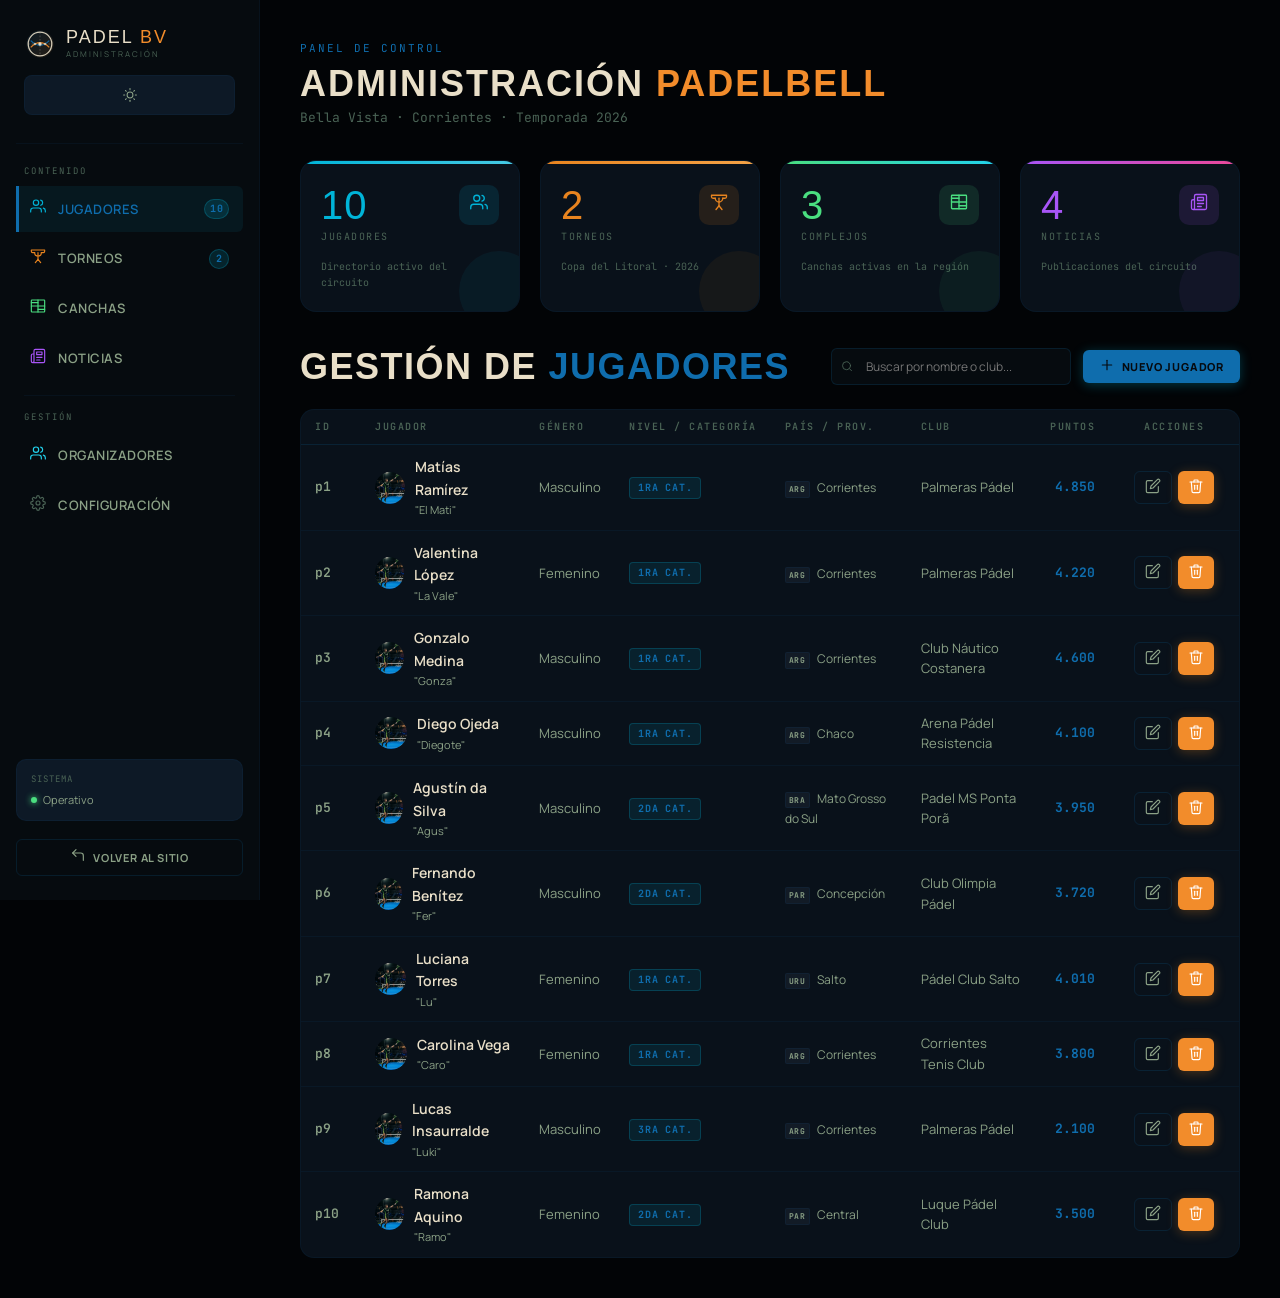
<file: admin.html>
<!DOCTYPE html>
<html lang="es">
<head>
  <meta charset="UTF-8">
  <meta name="viewport" content="width=device-width, initial-scale=1.0">
  <!-- PWA -->
  <link rel="manifest" href="site.webmanifest">
  <meta name="theme-color" content="#020406">
  <meta name="apple-mobile-web-app-capable" content="yes">
  <meta name="apple-mobile-web-app-title" content="PadelBell">
  <title>Panel de Administración — PadelBell</title>
  <meta name="description" content="Panel de control administrativo de PadelBell. Gestión de jugadores, torneos, canchas y noticias de Bella Vista.">
  <link rel="preconnect" href="https://fonts.googleapis.com">
  <link rel="preconnect" href="https://fonts.gstatic.com" crossorigin>
  <link href="https://fonts.googleapis.com/css2?family=Bebas+Neue&family=Inter:wght@300;400;500;600;700;800;900&family=JetBrains+Mono:wght@400;600&display=swap" rel="stylesheet">
  <link rel="stylesheet" href="css/styles.css">
  <style>
    /* SIDEBAR DASHBOARD LAYOUT */
    .admin-container {
      display: flex;
      min-height: 100vh;
      background: var(--bg-base);
    }
    .admin-sidebar {
      width: 260px;
      background: var(--bg-surface);
      border-right: 1px solid var(--border-subtle);
      position: fixed;
      top: 0;
      bottom: 0;
      left: 0;
      display: flex;
      flex-direction: column;
      z-index: 90;
      padding: 24px 16px;
    }
    .admin-sidebar-logo {
      display: flex;
      align-items: center;
      gap: 10px;
      margin-bottom: 32px;
      padding: 0 8px;
    }
    .admin-sidebar-nav {
      display: flex;
      flex-direction: column;
      gap: 4px;
    }
    .admin-nav-item {
      display: flex;
      align-items: center;
      gap: 12px;
      padding: 12px 14px;
      font-size: 13px;
      font-weight: 600;
      text-transform: uppercase;
      letter-spacing: 0.5px;
      color: var(--text-secondary);
      border-radius: var(--radius-sm);
      transition: all var(--transition-fast);
      cursor: pointer;
      justify-content: space-between;
    }
    .admin-nav-item-inner {
      display: flex;
      align-items: center;
      gap: 12px;
    }
    .admin-nav-item:hover,
    .admin-nav-item.active {
      color: var(--text-primary);
      background: rgba(255, 255, 255, 0.05);
    }
    .admin-nav-item.active {
      color: var(--accent-primary);
      background: rgba(0, 180, 216, 0.08);
      border-left: 3px solid var(--accent-primary);
      border-radius: 0 var(--radius-sm) var(--radius-sm) 0;
      padding-left: 11px;
    }

    /* Sidebar count badges */
    .nav-count-badge {
      display: inline-flex;
      align-items: center;
      justify-content: center;
      min-width: 20px;
      height: 20px;
      padding: 0 5px;
      background: rgba(0, 180, 216, 0.15);
      border: 1px solid rgba(0, 180, 216, 0.25);
      border-radius: 10px;
      font-size: 10px;
      font-family: var(--font-mono);
      font-weight: 700;
      color: var(--accent-primary);
      flex-shrink: 0;
    }
    
    .admin-sidebar-footer {
      margin-top: auto;
      display: flex;
      flex-direction: column;
      gap: 8px;
    }

    .admin-main-panel {
      flex-grow: 1;
      margin-left: 260px;
      padding: 40px;
      width: calc(100% - 260px);
    }

    /* TOP STATS DASHBOARD ROW */
    .admin-stats-grid {
      display: grid;
      grid-template-columns: repeat(4, 1fr);
      gap: 20px;
      margin-bottom: 36px;
    }
    .admin-stat-card {
      background: var(--bg-card);
      border: 1px solid var(--border-subtle);
      border-radius: 16px;
      padding: 24px 20px 20px;
      display: flex;
      flex-direction: column;
      gap: 12px;
      position: relative;
      overflow: hidden;
      transition: border-color 0.25s, transform 0.2s, box-shadow 0.25s;
    }
    .admin-stat-card:hover {
      transform: translateY(-3px);
      box-shadow: 0 12px 32px rgba(0,0,0,0.35);
    }
    /* Top accent bar por color */
    .admin-stat-card::before {
      content: '';
      position: absolute;
      top: 0; left: 0; right: 0;
      height: 3px;
      border-radius: 16px 16px 0 0;
    }
    .admin-stat-card.blue::before   { background: linear-gradient(90deg, #00B4D8, #48CAE4); }
    .admin-stat-card.orange::before { background: linear-gradient(90deg, #E8841F, #F4A348); }
    .admin-stat-card.teal::before   { background: linear-gradient(90deg, #4ade80, #22d3ee); }
    .admin-stat-card.purple::before { background: linear-gradient(90deg, #a855f7, #ec4899); }
    .admin-stat-card.blue:hover   { border-color: rgba(0,180,216,0.4); }
    .admin-stat-card.orange:hover { border-color: rgba(232,132,31,0.4); }
    .admin-stat-card.teal:hover   { border-color: rgba(74,222,128,0.4); }
    .admin-stat-card.purple:hover { border-color: rgba(168,85,247,0.4); }
    /* Glow sutil detrás */
    .admin-stat-card.blue::after   { content:''; position:absolute; bottom:-20px; right:-20px; width:80px; height:80px; border-radius:50%; background:rgba(0,180,216,0.06); pointer-events:none; }
    .admin-stat-card.orange::after { content:''; position:absolute; bottom:-20px; right:-20px; width:80px; height:80px; border-radius:50%; background:rgba(232,132,31,0.06); pointer-events:none; }
    .admin-stat-card.teal::after   { content:''; position:absolute; bottom:-20px; right:-20px; width:80px; height:80px; border-radius:50%; background:rgba(74,222,128,0.06); pointer-events:none; }
    .admin-stat-card.purple::after { content:''; position:absolute; bottom:-20px; right:-20px; width:80px; height:80px; border-radius:50%; background:rgba(168,85,247,0.06); pointer-events:none; }
    .admin-stat-top {
      display: flex;
      align-items: flex-start;
      justify-content: space-between;
    }
    .admin-stat-info {
      display: flex;
      flex-direction: column;
      gap: 4px;
    }
    .admin-stat-num {
      font-family: var(--font-display);
      font-size: 40px;
      line-height: 1;
      letter-spacing: 1px;
    }
    .admin-stat-card.blue   .admin-stat-num { color: #00B4D8; }
    .admin-stat-card.orange .admin-stat-num { color: #E8841F; }
    .admin-stat-card.teal   .admin-stat-num { color: #4ade80; }
    .admin-stat-card.purple .admin-stat-num { color: #a855f7; }
    .admin-stat-label {
      font-size: 10px;
      font-family: var(--font-mono);
      text-transform: uppercase;
      letter-spacing: 1.5px;
      color: var(--text-muted);
    }
    .admin-stat-icon {
      width: 40px;
      height: 40px;
      border-radius: 10px;
      display: flex;
      align-items: center;
      justify-content: center;
      flex-shrink: 0;
    }
    .admin-stat-card.blue   .admin-stat-icon { background: rgba(0,180,216,0.12);  color: #00B4D8; }
    .admin-stat-card.orange .admin-stat-icon { background: rgba(232,132,31,0.12); color: #E8841F; }
    .admin-stat-card.teal   .admin-stat-icon { background: rgba(74,222,128,0.12); color: #4ade80; }
    .admin-stat-card.purple .admin-stat-icon { background: rgba(168,85,247,0.12); color: #a855f7; }
    .admin-stat-trend {
      font-size: 10px;
      font-family: var(--font-mono);
      color: var(--text-muted);
      margin-top: 2px;
    }
    
    /* PANEL HEADER CONTROLS */
    .panel-header {
      display: flex;
      justify-content: space-between;
      align-items: center;
      margin-bottom: 24px;
      gap: 16px;
      flex-wrap: wrap;
    }
    .panel-title {
      font-family: var(--font-display);
      font-size: 36px;
      text-transform: uppercase;
      letter-spacing: 1.5px;
      line-height: 1;
    }
    .panel-title span {
      color: var(--accent-primary);
    }
    .panel-controls {
      display: flex;
      align-items: center;
      gap: 12px;
      flex-wrap: wrap;
    }

    /* TAB PANEL DEFAULT DISPLAY */
    .admin-tab-panel {
      display: none;
    }
    .admin-tab-panel.active {
      display: block;
      animation: fadeIn var(--transition-normal);
    }

    /* SEARCH WRAPPER */
    .admin-search-wrapper {
      position: relative;
      min-width: 240px;
    }
    .admin-search-wrapper input {
      width: 100%;
      padding: 9px 12px 9px 34px;
      background: var(--bg-surface);
      border: 1px solid var(--border-default);
      border-radius: var(--radius-sm);
      color: var(--text-primary);
      font-size: 12px;
      outline: none;
    }
    .admin-search-wrapper input:focus {
      border-color: var(--accent-primary);
    }
    .admin-search-icon {
      position: absolute;
      left: 10px;
      top: 50%;
      transform: translateY(-50%);
      color: var(--text-muted);
      pointer-events: none;
    }

    /* EMPTY STATE */
    .empty-state-panel {
      display: flex;
      flex-direction: column;
      align-items: center;
      justify-content: center;
      padding: 56px 24px;
      gap: 14px;
      color: var(--text-muted);
    }
    .empty-state-panel .empty-icon {
      width: 56px;
      height: 56px;
      background: var(--bg-elevated);
      border: 1px solid var(--border-subtle);
      border-radius: 50%;
      display: flex;
      align-items: center;
      justify-content: center;
      color: var(--text-muted);
    }
    .empty-state-panel .empty-title {
      font-family: var(--font-mono);
      font-size: 12px;
      text-transform: uppercase;
      letter-spacing: 1.5px;
      color: var(--text-secondary);
    }
    .empty-state-panel .empty-msg {
      font-size: 13px;
      color: var(--text-muted);
      text-align: center;
      max-width: 300px;
    }

    /* STATUS BADGES */
    .status-badge {
      display: inline-flex;
      align-items: center;
      gap: 5px;
      padding: 3px 8px;
      border-radius: var(--radius-xs);
      font-family: var(--font-mono);
      font-size: 10px;
      font-weight: 700;
      letter-spacing: .5px;
    }
    .status-badge.upcoming {
      background: rgba(0,180,216,0.1);
      color: var(--accent-primary);
      border: 1px solid rgba(0,180,216,0.25);
    }
    .status-badge.in_progress {
      background: rgba(232,132,31,0.1);
      color: var(--accent-orange);
      border: 1px solid rgba(232,132,31,0.25);
    }
    .status-badge.in_progress::before {
      content: '';
      width: 6px;
      height: 6px;
      background: var(--accent-orange);
      border-radius: 50%;
      animation: blink-orange 1s infinite;
    }
    .status-badge.finished {
      background: rgba(34,197,94,0.1);
      color: #22c55e;
      border: 1px solid rgba(34,197,94,0.25);
    }
    .status-badge.live {
      background: rgba(232,132,31,0.1);
      color: var(--accent-orange);
      border: 1px solid rgba(232,132,31,0.25);
    }
    .status-badge.live::before {
      content: '';
      width: 6px;
      height: 6px;
      background: var(--accent-orange);
      border-radius: 50%;
      animation: blink-orange 1s infinite;
    }
    @keyframes blink-orange {
      0%, 100% { opacity: 1; }
      50% { opacity: 0.2; }
    }

    /* Tournament status select inline */
    .status-select {
      padding: 3px 6px;
      background: var(--bg-elevated);
      border: 1px solid var(--border-default);
      border-radius: var(--radius-xs);
      color: var(--text-primary);
      font-size: 11px;
      font-family: var(--font-mono);
      cursor: pointer;
      outline: none;
    }
    .status-select:focus { border-color: var(--accent-primary); }

    /* CONFIG SECTION */
    .config-card {
      background: var(--bg-card);
      border: 1px solid var(--border-subtle);
      border-radius: var(--radius-lg);
      padding: 28px;
    }
    .config-card-title {
      font-family: var(--font-mono);
      font-size: 11px;
      text-transform: uppercase;
      letter-spacing: 2px;
      color: var(--accent-primary);
      margin-bottom: 20px;
      padding-bottom: 10px;
      border-bottom: 1px solid var(--border-subtle);
      display: flex;
      align-items: center;
      gap: 8px;
    }
    .config-action-btn {
      display: flex;
      align-items: center;
      gap: 10px;
      width: 100%;
      padding: 12px 16px;
      background: var(--bg-elevated);
      border: 1px solid var(--border-subtle);
      border-radius: var(--radius-sm);
      color: var(--text-secondary);
      font-size: 13px;
      font-weight: 500;
      cursor: pointer;
      transition: all var(--transition-fast);
      text-align: left;
      margin-bottom: 8px;
    }
    .config-action-btn:hover {
      border-color: var(--accent-primary);
      color: var(--text-primary);
      background: rgba(0,180,216,0.04);
    }
    .config-action-btn.danger:hover {
      border-color: #ef4444;
      color: #ef4444;
      background: rgba(239,68,68,0.04);
    }
    .config-action-btn span[data-icon] { color: var(--accent-primary); flex-shrink: 0; }
    .config-action-btn.danger span[data-icon] { color: #ef4444; }
    .app-info-row {
      display: flex;
      justify-content: space-between;
      align-items: center;
      padding: 8px 0;
      font-size: 12px;
      border-bottom: 1px solid var(--border-subtle);
    }
    .app-info-row:last-child { border-bottom: none; }
    .app-info-row .key { color: var(--text-muted); }
    .app-info-row .val { font-family: var(--font-mono); font-weight: 600; color: var(--text-primary); }

    /* ORG CARDS */
    .org-card {
      background: var(--bg-card);
      border: 1px solid var(--border-subtle);
      border-radius: 16px;
      padding: 20px;
      display: flex;
      flex-direction: column;
      gap: 16px;
      transition: border-color 0.25s, transform 0.2s;
    }
    .org-card:hover { border-color: var(--border-default); transform: translateY(-2px); }
    .org-card.inactive { opacity: 0.6; }
    .org-card-top {
      display: flex;
      align-items: center;
      gap: 14px;
    }
    .org-avatar {
      width: 46px; height: 46px;
      border-radius: 12px;
      background: linear-gradient(135deg, var(--accent-primary), var(--accent-orange));
      display: flex; align-items: center; justify-content: center;
      font-family: var(--font-display);
      font-size: 22px;
      color: #020406;
      flex-shrink: 0;
      letter-spacing: 0;
    }
    .org-card-identity { flex: 1; min-width: 0; }
    .org-card-name {
      font-weight: 700; font-size: 15px;
      color: var(--text-primary);
      white-space: nowrap; overflow: hidden; text-overflow: ellipsis;
    }
    .org-card-id {
      font-family: var(--font-mono); font-size: 10px;
      color: var(--text-muted); margin-top: 2px;
    }
    .org-card-meta {
      display: grid;
      grid-template-columns: 1fr 1fr;
      gap: 10px;
    }
    .org-meta-item {
      background: var(--bg-elevated);
      border-radius: 10px;
      padding: 10px 12px;
    }
    .org-meta-label {
      font-family: var(--font-mono); font-size: 9px;
      text-transform: uppercase; letter-spacing: 1px;
      color: var(--text-muted); margin-bottom: 4px;
    }
    .org-meta-value {
      font-size: 13px; font-weight: 600;
      color: var(--text-primary);
    }
    /* PIN field */
    .pin-field {
      display: flex; align-items: center; gap: 8px;
    }
    .pin-dots {
      font-family: var(--font-mono); font-size: 18px;
      color: var(--text-muted); letter-spacing: 4px;
      line-height: 1;
    }
    .pin-reveal-btn {
      background: none; border: none;
      color: var(--text-muted); cursor: pointer;
      padding: 2px 4px; border-radius: 4px;
      transition: color 0.15s, background 0.15s;
      display: flex; align-items: center;
    }
    .pin-reveal-btn:hover { color: var(--accent-primary); background: rgba(0,180,216,0.08); }
    .org-card-footer {
      display: flex;
      align-items: center;
      justify-content: space-between;
      padding-top: 12px;
      border-top: 1px solid var(--border-subtle);
    }
    .org-status-dot {
      display: inline-flex; align-items: center; gap: 6px;
      font-family: var(--font-mono); font-size: 10px;
      text-transform: uppercase; letter-spacing: 0.5px;
    }
    .org-status-dot::before {
      content: ''; width: 7px; height: 7px;
      border-radius: 50%; flex-shrink: 0;
    }
    .org-status-dot.active { color: #4ade80; }
    .org-status-dot.active::before { background: #4ade80; box-shadow: 0 0 6px #4ade80; animation: blink-green 2s infinite; }
    .org-status-dot.inactive { color: var(--text-muted); }
    .org-status-dot.inactive::before { background: var(--text-muted); }
    @keyframes blink-green { 0%,100%{ opacity:1; } 50%{ opacity:0.3; } }
    .org-actions { display: flex; gap: 6px; }

    /* RESPONSIVE */
    @media (max-width: 1024px) {
      .admin-stats-grid { grid-template-columns: repeat(2, 1fr); }
    }
    @media (max-width: 900px) {
      .admin-container { flex-direction: column; }
      .admin-sidebar { width: 100%; height: auto; position: relative; border-right: none; border-bottom: 1px solid var(--border-subtle); padding: 16px; }
      .admin-sidebar-logo { margin-bottom: 16px; }
      .admin-sidebar-nav { flex-direction: row; flex-wrap: wrap; gap: 4px; }
      .admin-nav-item { padding: 8px 12px; font-size: 11px; }
      .admin-nav-item.active { border-left: none; border-bottom: 2px solid var(--accent-primary); border-radius: var(--radius-sm); padding-left: 12px; }
      .admin-main-panel { margin-left: 0; width: 100%; padding: 24px 16px; }
      .admin-stats-grid { grid-template-columns: 1fr 1fr; }
      .nav-count-badge { display: none; }
      #admin-orgs-grid { grid-template-columns: 1fr !important; }
    }
    /* CONSOLE MODAL STYLES */
    .console-tab-btn {
      display: flex;
      align-items: center;
      gap: 10px;
      width: 100%;
      padding: 12px 20px;
      background: transparent;
      border: none;
      color: var(--text-secondary);
      font-size: 13px;
      font-weight: 600;
      text-align: left;
      cursor: pointer;
      transition: all var(--transition-fast);
      border-left: 3px solid transparent;
      outline: none;
    }
    .console-tab-btn:hover {
      background: rgba(255, 255, 255, 0.02);
      color: var(--text-primary);
    }
    .console-tab-btn.active {
      background: rgba(0, 180, 216, 0.05);
      color: var(--accent-primary);
      border-left-color: var(--accent-primary);
    }
    .console-tab-btn span[data-icon] {
      color: inherit;
    }
    .score-edit-row {
      display: flex;
      align-items: center;
      gap: 12px;
      background: var(--bg-elevated);
      border: 1px solid var(--border-subtle);
      border-radius: var(--radius-sm);
      padding: 10px 14px;
      margin-bottom: 10px;
      flex-wrap: wrap;
    }
    .score-set-inputs {
      display: flex;
      align-items: center;
      gap: 4px;
    }
    .score-set-input {
      width: 32px;
      height: 28px;
      background: var(--bg-card);
      border: 1px solid var(--border-default);
      border-radius: var(--radius-xs);
      color: var(--text-primary);
      text-align: center;
      font-family: var(--font-mono);
      font-weight: 700;
      font-size: 13px;
      outline: none;
    }
    .score-set-input:focus {
      border-color: var(--accent-primary);
    }
    .score-set-sep {
      color: var(--text-muted);
      font-size: 11px;
    }
  </style>
</head>
<body>
<div id="toast-container"></div>

<div class="admin-container">
  <!-- SIDEBAR (LEFT) -->
  <aside class="admin-sidebar">
    <!-- Logo -->
    <div style="padding: 4px 8px 28px; border-bottom: 1px solid var(--border-subtle); margin-bottom: 20px;">
      <a href="index.html" style="display:flex; align-items:center; gap:10px; text-decoration:none;">
        <svg width="32" height="32" viewBox="0 0 38 38" fill="none" xmlns="http://www.w3.org/2000/svg" style="flex-shrink:0;">
          <circle cx="19" cy="19" r="16" fill="url(#pbv-logo-grad-adm)" opacity="0.15"/>
          <circle cx="19" cy="19" r="14" stroke="var(--accent-cream)" stroke-width="1.5" fill="none" opacity="0.9"/>
          <line x1="19" y1="5" x2="19" y2="33" stroke="var(--accent-cream)" stroke-width="0.8" opacity="0.35" stroke-dasharray="2 2"/>
          <line x1="5" y1="19" x2="33" y2="19" stroke="var(--accent-cream)" stroke-width="0.8" opacity="0.35" stroke-dasharray="2 2"/>
          <path d="M8 15 Q19 26 30 15" stroke="var(--accent-primary)" stroke-width="1.5" fill="none" opacity="0.9"/>
          <path d="M8 23 Q19 12 30 23" stroke="var(--accent-orange)" stroke-width="1.5" fill="none" opacity="0.9"/>
          <circle cx="19" cy="19" r="2" fill="var(--accent-cream)"/>
          <circle cx="13" cy="19" r="1.5" fill="var(--accent-cream)" opacity="0.7"/>
          <circle cx="25" cy="19" r="1.5" fill="var(--accent-cream)" opacity="0.7"/>
          <defs>
            <linearGradient id="pbv-logo-grad-adm" x1="0" y1="0" x2="38" y2="38" gradientUnits="userSpaceOnUse">
              <stop offset="0%" stop-color="var(--accent-primary)"/>
              <stop offset="100%" stop-color="var(--accent-orange)"/>
            </linearGradient>
          </defs>
        </svg>
        <div>
          <div style="font-family:var(--font-display); font-size:18px; letter-spacing:2px; color:var(--accent-cream); line-height:1;">PADEL <span style="color:var(--accent-orange);">BV</span></div>
          <div style="font-size:8px; color:var(--text-muted); text-transform:uppercase; letter-spacing:2px; margin-top:2px;">Administración</div>
        </div>
      </a>
      <button id="theme-toggle" class="theme-toggle-btn" data-icon="sun" data-size="14" title="Cambiar tema"
        style="margin-top:14px; width:100%; padding:8px; border-radius:8px; background:var(--bg-elevated); border:1px solid var(--border-subtle); color:var(--text-secondary); cursor:pointer; font-size:11px; font-family:var(--font-mono); letter-spacing:1px; text-transform:uppercase; display:flex; align-items:center; justify-content:center; gap:6px;">
        Cambiar tema
      </button>
    </div>
    
    <nav class="admin-sidebar-nav">
      <!-- Label sección -->
      <div style="font-size:9px; font-family:var(--font-mono); color:var(--text-muted); text-transform:uppercase; letter-spacing:2px; padding:0 8px; margin-bottom:4px;">Contenido</div>

      <div class="admin-nav-item active" onclick="switchTab('jugadores')" id="nav-jugadores">
        <div class="admin-nav-item-inner">
          <span data-icon="users" style="color:#00B4D8;"></span>
          Jugadores
        </div>
        <span class="nav-count-badge" id="badge-jugadores">0</span>
      </div>
      <div class="admin-nav-item" onclick="switchTab('torneos')" id="nav-torneos">
        <div class="admin-nav-item-inner">
          <span data-icon="trophy" style="color:#E8841F;"></span>
          Torneos
        </div>
        <span class="nav-count-badge" id="badge-torneos">0</span>
      </div>
      <div class="admin-nav-item" onclick="switchTab('canchas')" id="nav-canchas">
        <div class="admin-nav-item-inner">
          <span data-icon="court" style="color:#4ade80;"></span>
          Canchas
        </div>
      </div>
      <div class="admin-nav-item" onclick="switchTab('noticias')" id="nav-noticias">
        <div class="admin-nav-item-inner">
          <span data-icon="news" style="color:#a855f7;"></span>
          Noticias
        </div>
      </div>

      <!-- Separador -->
      <div style="height:1px; background:var(--border-subtle); margin:10px 8px;"></div>
      <div style="font-size:9px; font-family:var(--font-mono); color:var(--text-muted); text-transform:uppercase; letter-spacing:2px; padding:0 8px; margin-bottom:4px;">Gestión</div>

      <div class="admin-nav-item" onclick="switchTab('organizadores')" id="nav-organizadores">
        <div class="admin-nav-item-inner">
          <span data-icon="users" style="color:#22d3ee;"></span>
          Organizadores
        </div>
      </div>
      <div class="admin-nav-item" onclick="switchTab('configuracion')" id="nav-configuracion">
        <div class="admin-nav-item-inner">
          <span data-icon="settings" style="color:var(--text-muted);"></span>
          Configuración
        </div>
      </div>
    </nav>

    <div class="admin-sidebar-footer">
      <div style="background:var(--bg-elevated); border:1px solid var(--border-subtle); border-radius:10px; padding:12px 14px; margin-bottom:10px;">
        <div style="font-size:9px; font-family:var(--font-mono); color:var(--text-muted); text-transform:uppercase; letter-spacing:1px; margin-bottom:4px;">Sistema</div>
        <div style="display:flex; align-items:center; gap:6px;">
          <span style="width:6px; height:6px; border-radius:50%; background:#4ade80; box-shadow:0 0 6px #4ade80;"></span>
          <span style="font-size:11px; color:var(--text-secondary);">Operativo</span>
        </div>
      </div>
      <a href="index.html" class="btn btn-secondary btn-sm" style="width:100%; justify-content:center;">
        <span data-icon="undo"></span> Volver al Sitio
      </a>
    </div>
  </aside>

  <!-- MAIN AREA (RIGHT) -->
  <main class="admin-main-panel">
    <!-- Welcome header -->
    <div style="margin-bottom:32px;">
      <div style="font-size:11px; font-family:var(--font-mono); color:var(--accent-primary); text-transform:uppercase; letter-spacing:2px; margin-bottom:8px;">Panel de Control</div>
      <h1 style="font-family:var(--font-display); font-size:36px; letter-spacing:2px; line-height:1; margin-bottom:6px;">
        ADMINISTRACIÓN <span style="color:var(--accent-orange);">PADELBELL</span>
      </h1>
      <p style="font-size:13px; color:var(--text-muted); font-family:var(--font-mono);">Bella Vista · Corrientes · Temporada 2026</p>
    </div>

    <!-- STATS DASHBOARD ROW -->
    <section class="admin-stats-grid">
      <div class="admin-stat-card blue">
        <div class="admin-stat-top">
          <div class="admin-stat-info">
            <span class="admin-stat-num" id="stat-players-count">0</span>
            <span class="admin-stat-label">Jugadores</span>
          </div>
          <div class="admin-stat-icon"><span data-icon="users" data-size="18"></span></div>
        </div>
        <div class="admin-stat-trend">Directorio activo del circuito</div>
      </div>
      <div class="admin-stat-card orange">
        <div class="admin-stat-top">
          <div class="admin-stat-info">
            <span class="admin-stat-num" id="stat-tournaments-count">0</span>
            <span class="admin-stat-label">Torneos</span>
          </div>
          <div class="admin-stat-icon"><span data-icon="trophy" data-size="18"></span></div>
        </div>
        <div class="admin-stat-trend">Copa del Litoral · 2026</div>
      </div>
      <div class="admin-stat-card teal">
        <div class="admin-stat-top">
          <div class="admin-stat-info">
            <span class="admin-stat-num" id="stat-courts-count">0</span>
            <span class="admin-stat-label">Complejos</span>
          </div>
          <div class="admin-stat-icon"><span data-icon="court" data-size="18"></span></div>
        </div>
        <div class="admin-stat-trend">Canchas activas en la región</div>
      </div>
      <div class="admin-stat-card purple">
        <div class="admin-stat-top">
          <div class="admin-stat-info">
            <span class="admin-stat-num" id="stat-news-count">0</span>
            <span class="admin-stat-label">Noticias</span>
          </div>
          <div class="admin-stat-icon"><span data-icon="news" data-size="18"></span></div>
        </div>
        <div class="admin-stat-trend">Publicaciones del circuito</div>
      </div>
    </section>

    <!-- =====================
         TAB: JUGADORES
         ===================== -->
    <section class="admin-tab-panel active" id="panel-jugadores">
      <div class="panel-header">
        <h2 class="panel-title">Gestión de <span>Jugadores</span></h2>
        <div class="panel-controls">
          <div class="admin-search-wrapper">
            <span class="admin-search-icon" data-icon="search" data-size="12"></span>
            <input type="text" id="search-players" placeholder="Buscar por nombre o club...">
          </div>
          <button class="btn btn-primary btn-sm" onclick="openPlayerModal()">
            <span data-icon="plus"></span> Nuevo Jugador
          </button>
        </div>
      </div>
      
      <div style="background:var(--bg-card); border:1px solid var(--border-subtle); border-radius:var(--radius-lg); overflow-x:auto;">
        <table class="data-table">
          <thead>
            <tr>
              <th style="width:60px;">ID</th>
              <th>Jugador</th>
              <th>Género</th>
              <th>Nivel / Categoría</th>
              <th>País / Prov.</th>
              <th>Club</th>
              <th style="text-align:right;">Puntos</th>
              <th style="width:130px; text-align:center;">Acciones</th>
            </tr>
          </thead>
          <tbody id="admin-players-tbody"></tbody>
        </table>
      </div>
    </section>

    <!-- =====================
         TAB: TORNEOS
         ===================== -->
    <section class="admin-tab-panel" id="panel-torneos">
      <div class="panel-header">
        <h2 class="panel-title">Gestión de <span>Torneos</span></h2>
        <div class="panel-controls">
          <div class="admin-search-wrapper">
            <span class="admin-search-icon" data-icon="search" data-size="12"></span>
            <input type="text" id="search-tournaments" placeholder="Buscar torneo...">
          </div>
          <button class="btn btn-primary btn-sm" onclick="openTournamentModal()">
            <span data-icon="plus"></span> Nuevo Torneo
          </button>
        </div>
      </div>
      
      <div style="background:var(--bg-card); border:1px solid var(--border-subtle); border-radius:var(--radius-lg); overflow-x:auto;">
        <table class="data-table">
          <thead>
            <tr>
              <th style="width:60px;">ID</th>
              <th>Torneo</th>
              <th>Sede / Ciudad</th>
              <th>Fechas</th>
              <th>Género / Cat.</th>
              <th>Estado</th>
              <th style="text-align:right;">Premios</th>
              <th style="width:130px; text-align:center;">Acciones</th>
            </tr>
          </thead>
          <tbody id="admin-tournaments-tbody"></tbody>
        </table>
      </div>
    </section>

    <!-- =====================
         TAB: CANCHAS
         ===================== -->
    <section class="admin-tab-panel" id="panel-canchas">
      <div class="panel-header">
        <h2 class="panel-title">Gestión de <span>Canchas</span></h2>
        <div class="panel-controls">
          <button class="btn btn-primary btn-sm" onclick="openCourtModal()">
            <span data-icon="plus"></span> Nueva Cancha
          </button>
        </div>
      </div>
      
      <div style="background:var(--bg-card); border:1px solid var(--border-subtle); border-radius:var(--radius-lg); overflow-x:auto;">
        <table class="data-table">
          <thead>
            <tr>
              <th style="width:60px;">ID</th>
              <th>Complejo</th>
              <th>Dirección</th>
              <th>Canchas</th>
              <th>Superficie / Luz</th>
              <th>Tarifa / Hora</th>
              <th>Destacado</th>
              <th style="width:130px; text-align:center;">Acciones</th>
            </tr>
          </thead>
          <tbody id="admin-courts-tbody"></tbody>
        </table>
      </div>
    </section>

    <!-- =====================
         TAB: NOTICIAS
         ===================== -->
    <section class="admin-tab-panel" id="panel-noticias">
      <div class="panel-header">
        <h2 class="panel-title">Gestión de <span>Noticias</span></h2>
        <div class="panel-controls">
          <div class="admin-search-wrapper">
            <span class="admin-search-icon" data-icon="search" data-size="12"></span>
            <input type="text" id="search-news" placeholder="Buscar noticia...">
          </div>
          <button class="btn btn-primary btn-sm" onclick="openNewsModal()">
            <span data-icon="plus"></span> Nueva Noticia
          </button>
        </div>
      </div>
      
      <div style="background:var(--bg-card); border:1px solid var(--border-subtle); border-radius:var(--radius-lg); overflow-x:auto;">
        <table class="data-table">
          <thead>
            <tr>
              <th style="width:60px;">ID</th>
              <th>Título</th>
              <th>Categoría</th>
              <th>Fecha</th>
              <th>Autor</th>
              <th>Destacada</th>
              <th style="width:130px; text-align:center;">Acciones</th>
            </tr>
          </thead>
          <tbody id="admin-news-tbody"></tbody>
        </table>
      </div>
    </section>

    <!-- =====================
         TAB: ORGANIZADORES
         ===================== -->
    <section class="admin-tab-panel" id="panel-organizadores">
      <div class="panel-header">
        <h2 class="panel-title">Organizadores <span>del Circuito</span></h2>
        <div class="panel-header-actions">
          <button class="btn btn-primary btn-sm" onclick="openOrgModal()">
            <span data-icon="plus"></span> Nuevo Organizador
          </button>
        </div>
      </div>

      <!-- Mini stats organizadores -->
      <div style="display:grid; grid-template-columns: repeat(3, 1fr); gap:14px; margin-bottom:28px;">
        <div style="background:var(--bg-card); border:1px solid var(--border-subtle); border-radius:14px; padding:16px 20px; border-top: 3px solid var(--accent-primary);">
          <div style="font-family:var(--font-mono); font-size:10px; color:var(--text-muted); text-transform:uppercase; letter-spacing:1px; margin-bottom:6px;">Organizadores activos</div>
          <div style="font-family:var(--font-display); font-size:32px; color:var(--accent-primary); line-height:1;" id="stat-org-total">0</div>
        </div>
        <div style="background:var(--bg-card); border:1px solid var(--border-subtle); border-radius:14px; padding:16px 20px; border-top: 3px solid var(--accent-orange);">
          <div style="font-family:var(--font-mono); font-size:10px; color:var(--text-muted); text-transform:uppercase; letter-spacing:1px; margin-bottom:6px;">Con torneo asignado</div>
          <div style="font-family:var(--font-display); font-size:32px; color:var(--accent-orange); line-height:1;" id="stat-org-with-tournament">0</div>
        </div>
        <div style="background:var(--bg-card); border:1px solid var(--border-subtle); border-radius:14px; padding:16px 20px; border-top: 3px solid #4ade80;">
          <div style="display:flex; justify-content:space-between; align-items:baseline;">
            <div style="font-family:var(--font-mono); font-size:10px; color:var(--text-muted); text-transform:uppercase; letter-spacing:1px; margin-bottom:6px;">Capacidad usada</div>
            <span style="font-size:9px; color:var(--text-muted); font-family:var(--font-mono);">/ 50</span>
          </div>
          <div style="font-family:var(--font-display); font-size:32px; color:#4ade80; line-height:1; margin-bottom:10px;" id="stat-org-limit">0</div>
          <div style="width:100%; height:5px; background:rgba(255,255,255,0.06); border-radius:10px; overflow:hidden;">
            <div id="stat-org-progress" style="width:0%; height:100%; background:linear-gradient(90deg, #4ade80, #22d3ee); transition:width .4s ease;"></div>
          </div>
        </div>
      </div>

      <!-- Cards de organizadores -->
      <div id="admin-orgs-grid" style="display:grid; grid-template-columns: repeat(auto-fill, minmax(340px, 1fr)); gap:16px;">
        <!-- rendered by JS -->
      </div>
    </section>

    <!-- =====================
         TAB: CONFIGURACIÓN
         ===================== -->
    <section class="admin-tab-panel" id="panel-configuracion">
      <div class="panel-header">
        <h2 class="panel-title">Configuración del <span>Sitio</span></h2>
      </div>

      <div style="display:grid; grid-template-columns:1.5fr 1fr; gap:24px; align-items:start;">
        <!-- General settings form -->
        <div class="config-card">
          <div class="config-card-title">
            <span data-icon="settings"></span>Ajustes Generales
          </div>
          <form id="form-settings" onsubmit="saveSettings(event)" style="display:flex; flex-direction:column; gap:16px;">
            <div class="form-group">
              <label class="form-label" for="cfg-sitename">Nombre de la Plataforma</label>
              <input type="text" id="cfg-sitename" class="form-input" value="PadelBell" required>
            </div>
            <div class="form-group">
              <label class="form-label" for="cfg-city">Ciudad de Referencia</label>
              <input type="text" id="cfg-city" class="form-input" value="Bella Vista" required>
            </div>
            <div class="form-group">
              <label class="form-label" for="cfg-province">Provincia / Región</label>
              <input type="text" id="cfg-province" class="form-input" value="Corrientes" required>
            </div>
            <div class="form-group">
              <label class="form-label" for="cfg-email">Email de la Organización</label>
              <input type="email" id="cfg-email" class="form-input" value="organizacion@padelbell.com">
            </div>
            <button type="submit" class="btn btn-primary" style="margin-top:8px; align-self:flex-start;">
              <span data-icon="save"></span> Guardar Ajustes
            </button>
          </form>
        </div>

        <!-- Right column: DB tools + App info -->
        <div style="display:flex; flex-direction:column; gap:20px;">
          <!-- Database Tools -->
          <div class="config-card">
            <div class="config-card-title" style="color:var(--accent-orange); border-bottom-color:rgba(232,132,31,0.2);">
              <span data-icon="settings" style="color:var(--accent-orange);"></span>Mantenimiento de Datos
            </div>
            <p style="font-size:12px; color:var(--text-secondary); line-height:1.6; margin-bottom:16px;">
              Respaldá y restaurá la base de datos completa de PadelBell (localStorage) mediante archivos JSON.
            </p>

            <button class="config-action-btn" onclick="exportDatabase()">
              <span data-icon="upload" data-size="14"></span>
              <div>
                <div style="font-weight:600; font-size:13px;">Exportar Base de Datos</div>
                <div style="font-size:11px; color:var(--text-muted); margin-top:1px;">Descarga padelbell_db como .json</div>
              </div>
            </button>

            <button class="config-action-btn" onclick="document.getElementById('import-file-input').click()">
              <span data-icon="plus" data-size="14"></span>
              <div>
                <div style="font-weight:600; font-size:13px;">Importar Base de Datos</div>
                <div style="font-size:11px; color:var(--text-muted); margin-top:1px;">Fusiona un archivo .json al sistema</div>
              </div>
            </button>
            <input type="file" id="import-file-input" accept=".json" style="display:none;" onchange="importDatabase(event)">

            <div class="divider" style="margin: 10px 0;"></div>

            <button class="config-action-btn danger" onclick="resetDatabase()">
              <span data-icon="alert" data-size="14"></span>
              <div>
                <div style="font-weight:600; font-size:13px;">Restablecer Valores de Fábrica</div>
                <div style="font-size:11px; color:var(--text-muted); margin-top:1px;">Limpia localStorage y recarga</div>
              </div>
            </button>

            <div style="margin-top:14px; padding:10px 14px; background:var(--bg-elevated); border-radius:var(--radius-sm); border:1px solid var(--border-subtle);">
              <div style="font-size:11px; color:var(--text-muted); margin-bottom:4px; font-family:var(--font-mono); text-transform:uppercase; letter-spacing:1px;">Último backup</div>
              <div style="font-family:var(--font-mono); font-size:12px; color:var(--text-primary);" id="cfg-last-backup">Nunca</div>
            </div>
          </div>

          <!-- App Info -->
          <div class="config-card">
            <div class="config-card-title">
              <span data-icon="globe"></span>Información del Sistema
            </div>
            <div class="app-info-row">
              <span class="key">Versión</span>
              <span class="val">PadelBell v2.0</span>
            </div>
            <div class="app-info-row">
              <span class="key">Localidad</span>
              <span class="val">Bella Vista, Corrientes</span>
            </div>
            <div class="app-info-row">
              <span class="key">Año</span>
              <span class="val">2026</span>
            </div>
            <div class="app-info-row">
              <span class="key">Motor DB</span>
              <span class="val">LocalStore Sync</span>
            </div>
            <div class="app-info-row">
              <span class="key">Jugadores en DB</span>
              <span class="val" id="cfg-info-players">—</span>
            </div>
            <div class="app-info-row">
              <span class="key">Torneos en DB</span>
              <span class="val" id="cfg-info-tournaments">—</span>
            </div>
          </div>
        </div>
      </div>
    </section>
  </main>
</div>

<!-- ================================================
     MODALES EDIT/CREATE
     ================================================ -->

<!-- MODAL: JUGADOR -->
<div class="modal-overlay" id="modal-player">
  <div class="modal" style="max-width:650px;">
    <div class="modal-header">
      <h2 id="player-modal-title">Agregar Jugador</h2>
      <button class="modal-close" onclick="closeModal('modal-player')">&#x2715;</button>
    </div>
    <div class="modal-body">
      <form id="form-player" onsubmit="submitPlayerForm(event)" class="player-form" style="border:none; padding:0; background:transparent;">
        <input type="hidden" name="id" id="edit-player-id">

        <div class="form-grid-2" style="margin-bottom:12px;">
          <div class="form-group">
            <label class="form-label" for="p-firstname">Nombre</label>
            <input type="text" id="p-firstname" name="first_name" class="form-input" required>
          </div>
          <div class="form-group">
            <label class="form-label" for="p-lastname">Apellido</label>
            <input type="text" id="p-lastname" name="last_name" class="form-input" required>
          </div>
        </div>

        <div class="form-grid-2" style="margin-bottom:12px;">
          <div class="form-group">
            <label class="form-label" for="p-nickname">Apodo / Nickname</label>
            <input type="text" id="p-nickname" name="nickname" class="form-input" placeholder="ej. El Rayo">
          </div>
          <div class="form-group">
            <label class="form-label" for="p-gender">Género</label>
            <select id="p-gender" name="gender" class="form-select" required>
              <option value="masculino">Masculino</option>
              <option value="femenino">Femenino</option>
            </select>
          </div>
        </div>

        <div class="form-grid-2" style="margin-bottom:12px;">
          <div class="form-group">
            <label class="form-label" for="p-birthdate">Fecha de Nacimiento</label>
            <input type="date" id="p-birthdate" name="birthdate" class="form-input" required>
          </div>
          <div class="form-group">
            <label class="form-label" for="p-club">Club de residencia</label>
            <input type="text" id="p-club" name="club" class="form-input" placeholder="ej. Palmeras Pádel">
          </div>
        </div>

        <div class="form-grid-2" style="margin-bottom:12px;">
          <div class="form-group">
            <label class="form-label" for="p-height">Altura (cm)</label>
            <input type="number" id="p-height" name="height" class="form-input" min="100" max="230" value="180" required>
          </div>
          <div class="form-group">
            <label class="form-label" for="p-weight">Peso (kg)</label>
            <input type="number" id="p-weight" name="weight" class="form-input" min="30" max="150" value="75" required>
          </div>
        </div>

        <div class="form-grid-2" style="margin-bottom:12px;">
          <div class="form-group">
            <label class="form-label" for="p-hand">Mano Hábil</label>
            <select id="p-hand" name="dominant_hand" class="form-select" required>
              <option value="derecha">Derecha</option>
              <option value="izquierda">Izquierda</option>
              <option value="ambidiestro">Ambidiestro</option>
            </select>
          </div>
          <div class="form-group">
            <label class="form-label" for="p-position">Posición en Cancha</label>
            <select id="p-position" name="position" class="form-select" required>
              <option value="reves">Revés (izquierda)</option>
              <option value="drive">Drive (derecha)</option>
              <option value="ambas">Ambas posiciones</option>
            </select>
          </div>
        </div>

        <div class="form-group" style="margin-bottom:12px;">
          <label class="form-label" for="p-category">Categoría *</label>
          <select id="p-category" name="category" class="form-select" required></select>
        </div>

        <div class="form-grid-2" style="margin-bottom:12px;">
          <div class="form-group">
            <label class="form-label" for="p-country">País</label>
            <select id="p-country" name="country" class="form-select" data-country-select="admin-player" required>
              <option value="">Seleccionar país</option>
              <option value="argentina">Argentina</option>
              <option value="uruguay">Uruguay</option>
              <option value="brasil">Brasil</option>
              <option value="paraguay">Paraguay</option>
            </select>
          </div>
          <div class="form-group">
            <label class="form-label" for="p-province">Provincia / Dpto.</label>
            <select id="p-province" name="province" class="form-select" data-province-select="admin-player" required disabled>
              <option value="">Seleccionar provincia</option>
            </select>
          </div>
        </div>

        <div class="form-grid-2" style="margin-bottom:12px;">
          <div class="form-group">
            <label class="form-label" for="p-points">Puntos de Ranking</label>
            <input type="number" id="p-points" name="ranking_points" class="form-input" min="0" value="0" required>
          </div>
          <div class="form-group">
            <label class="form-label" for="p-instagram">Instagram</label>
            <input type="text" id="p-instagram" name="instagram" class="form-input" placeholder="ej. @mati_padel">
          </div>
        </div>

        <div class="form-grid-2" style="margin-bottom:12px;">
          <div class="form-group">
            <label class="form-label" for="p-city">Ciudad / Localidad</label>
            <input type="text" id="p-city" name="city" class="form-input" placeholder="ej. Bella Vista">
          </div>
          <div class="form-group">
            <label class="form-label" for="p-active">Estado del Jugador</label>
            <select id="p-active" name="active" class="form-select">
              <option value="true">Activo</option>
              <option value="false">Inactivo</option>
            </select>
          </div>
        </div>

        <div class="form-grid-2" style="margin-bottom:12px;">
          <div class="form-group">
            <label class="form-label" for="p-partner">Compañero Habitual</label>
            <select id="p-partner" name="partner_id" class="form-select">
              <option value="">Sin compañero asignado</option>
            </select>
          </div>
          <div class="form-group">
            <label class="form-label" for="p-photo">URL de Foto de Perfil</label>
            <input type="text" id="p-photo" name="photo" class="form-input" placeholder="ej. assets/images/player_action.png">
          </div>
        </div>

        <div class="form-grid-3" style="margin-bottom:12px; display:grid; grid-template-columns:1fr 1fr 1fr; gap:12px;">
          <div class="form-group">
            <label class="form-label" for="p-winrate">% de Victorias</label>
            <input type="number" id="p-winrate" name="win_rate" class="form-input" min="0" max="100" value="0">
          </div>
          <div class="form-group">
            <label class="form-label" for="p-tournaments-played">Torneos Disputados</label>
            <input type="number" id="p-tournaments-played" name="tournaments_played" class="form-input" min="0" value="0">
          </div>
          <div class="form-group">
            <label class="form-label" for="p-titles">Títulos Ganados</label>
            <input type="number" id="p-titles" name="titles" class="form-input" min="0" value="0">
          </div>
        </div>

        <div class="form-group" style="margin-bottom:20px;">
          <label class="form-label" for="p-bio">Breve Biografía</label>
          <textarea id="p-bio" name="bio" class="form-input form-textarea" placeholder="Describí los logros, historia y perfil del jugador..."></textarea>
        </div>

        <div style="display:flex; justify-content:flex-end; gap:12px;">
          <button type="button" class="btn btn-secondary" onclick="closeModal('modal-player')">Cancelar</button>
          <button type="submit" class="btn btn-primary"><span data-icon="save" style="margin-right:4px;"></span>Guardar Jugador</button>
        </div>
      </form>
    </div>
  </div>
</div>

<!-- MODAL: ORGANIZADOR -->
<div class="modal-overlay" id="modal-org">
  <div class="modal" style="max-width:520px;">
    <div class="modal-header">
      <h2 id="org-modal-title">Nuevo Organizador</h2>
      <button class="modal-close" onclick="closeModal('modal-org')">&#x2715;</button>
    </div>
    <div class="modal-body">
      <form id="form-org" onsubmit="submitOrgForm(event)">
        <input type="hidden" id="edit-org-id" name="id" value="">

        <div class="form-grid-2" style="margin-bottom:12px;">
          <div class="form-group">
            <label class="form-label" for="org-name">Nombre del Club / Org.</label>
            <input type="text" id="org-name" name="name" class="form-input" placeholder="ej. Club Palmeras Pádel" required>
          </div>
          <div class="form-group">
            <label class="form-label" for="org-contact">Nombre del Contacto</label>
            <input type="text" id="org-contact" name="contact" class="form-input" placeholder="ej. Juan García">
          </div>
        </div>

        <div class="form-grid-2" style="margin-bottom:12px;">
          <div class="form-group">
            <label class="form-label" for="org-phone">Teléfono</label>
            <input type="text" id="org-phone" name="phone" class="form-input" placeholder="+54 9 3782 ...">
          </div>
          <div class="form-group">
            <label class="form-label" for="org-pin">Contraseña / PIN de Acceso</label>
            <div style="display:flex;gap:8px;align-items:center;">
              <input type="text" id="org-pin" name="pin" class="form-input" maxlength="20" placeholder="ej. mimir149" style="font-family:var(--font-mono);letter-spacing:2px;text-align:center;">
              <button type="button" class="btn btn-secondary btn-sm" onclick="document.getElementById('org-pin').value = generateOrgPin()" title="Generar PIN aleatorio">
                <span data-icon="edit" data-size="14"></span>
              </button>
            </div>
          </div>
        </div>

        <div class="form-group" style="margin-bottom:12px;">
          <label class="form-label" for="org-tournament">Torneo Asignado</label>
          <select id="org-tournament" name="tournament_id" class="form-select">
            <option value="">-- Sin torneo asignado --</option>
          </select>
          <span class="form-hint">El organizador solo podrá gestionar el torneo seleccionado.</span>
        </div>

        <div class="form-group" style="margin-bottom:16px;">
          <label class="form-label" for="org-active">Estado</label>
          <select id="org-active" name="active" class="form-select">
            <option value="true">Activo</option>
            <option value="false">Desactivado</option>
          </select>
        </div>

        <div style="display:flex;gap:12px;justify-content:flex-end;margin-top:20px;">
          <button type="button" class="btn btn-secondary" onclick="closeModal('modal-org')">Cancelar</button>
          <button type="submit" class="btn btn-primary"><span data-icon="save"></span> Guardar Organizador</button>
        </div>
      </form>
    </div>
  </div>
</div>

<!-- MODAL: TORNEO -->
<div class="modal-overlay" id="modal-tournament">
  <div class="modal" style="max-width:620px;">
    <div class="modal-header">
      <h2 id="tournament-modal-title">Registrar Torneo</h2>
      <button class="modal-close" onclick="closeModal('modal-tournament')">&#x2715;</button>
    </div>
    <div class="modal-body">
      <form id="form-tournament" onsubmit="submitTournamentForm(event)" class="player-form" style="border:none; padding:0; background:transparent;">
        <input type="hidden" name="id" id="edit-tournament-id">

        <div class="form-group" style="margin-bottom:12px;">
          <label class="form-label" for="t-name">Nombre Completo del Torneo</label>
          <input type="text" id="t-name" name="name" class="form-input" required>
        </div>

        <div class="form-grid-2" style="margin-bottom:12px;">
          <div class="form-group">
            <label class="form-label" for="t-shortname">Nombre Corto</label>
            <input type="text" id="t-shortname" name="short_name" class="form-input" placeholder="ej. Copa Litoral" required>
          </div>
          <div class="form-group">
            <label class="form-label" for="t-country">País</label>
            <select id="t-country" name="country" class="form-select" required>
              <option value="argentina">Argentina</option>
              <option value="uruguay">Uruguay</option>
              <option value="brasil">Brasil</option>
              <option value="paraguay">Paraguay</option>
            </select>
          </div>
        </div>

        <div class="form-grid-2" style="margin-bottom:12px;">
          <div class="form-group">
            <label class="form-label" for="t-venue">Sede / Complejo</label>
            <input type="text" id="t-venue" name="venue" class="form-input" placeholder="ej. Palmeras Pádel" required>
          </div>
          <div class="form-group">
            <label class="form-label" for="t-city">Ciudad / Localidad</label>
            <input type="text" id="t-city" name="city" class="form-input" value="Bella Vista" required>
          </div>
        </div>

        <div class="form-grid-2" style="margin-bottom:12px;">
          <div class="form-group">
            <label class="form-label" for="t-province">Provincia</label>
            <input type="text" id="t-province" name="province" class="form-input" value="Corrientes">
          </div>
          <div class="form-group">
            <label class="form-label" for="t-category">Ámbito / Categoría</label>
            <select id="t-category" name="category" class="form-select" required>
              <option value="Regional">Regional</option>
              <option value="Provincial">Provincial</option>
              <option value="Nacional">Nacional</option>
              <option value="Internacional">Internacional</option>
            </select>
          </div>
        </div>

        <div class="form-grid-2" style="margin-bottom:12px;">
          <div class="form-group">
            <label class="form-label" for="t-gender">Género</label>
            <select id="t-gender" name="gender" class="form-select" required>
              <option value="masculino">Masculino</option>
              <option value="femenino">Femenino</option>
              <option value="mixto">Mixto</option>
            </select>
          </div>
          <div class="form-group">
            <label class="form-label" for="t-scoring">Modo Puntuación</label>
            <select id="t-scoring" name="scoring_mode" class="form-select">
              <option value="ventaja">Ventaja clásica</option>
              <option value="punto_de_oro">Punto de oro (sin ventaja)</option>
            </select>
          </div>
        </div>

        <div class="form-grid-2" style="margin-bottom:12px;">
          <div class="form-group">
            <label class="form-label" for="t-start">Fecha Inicio</label>
            <input type="date" id="t-start" name="start_date" class="form-input" required>
          </div>
          <div class="form-group">
            <label class="form-label" for="t-end">Fecha Cierre</label>
            <input type="date" id="t-end" name="end_date" class="form-input" required>
          </div>
        </div>

        <div class="form-grid-2" style="margin-bottom:12px;">
          <div class="form-group">
            <label class="form-label" for="t-format">Formato de Torneo</label>
            <select id="t-format" name="format" class="form-select" required>
              <option value="grupos_y_eliminacion">Fase de Grupos y Eliminación Directa</option>
              <option value="eliminacion_directa">Eliminación Directa</option>
              <option value="todos_contra_todos">Todos contra Todos (Liga)</option>
            </select>
          </div>
          <div class="form-group">
            <label class="form-label" for="t-organizer">Organizador / Federación</label>
            <input type="text" id="t-organizer" name="organizer" class="form-input" placeholder="ej. Federación Correntina de Pádel">
          </div>
        </div>

        <div class="form-grid-3" style="margin-bottom:12px; display:grid; grid-template-columns:1fr 1fr 1fr; gap:12px;">
          <div class="form-group">
            <label class="form-label" for="t-setstowin">Sets para ganar</label>
            <input type="number" id="t-setstowin" name="sets_to_win" class="form-input" min="1" max="3" value="2" required>
          </div>
          <div class="form-group">
            <label class="form-label" for="t-gamesperset">Games por set</label>
            <input type="number" id="t-gamesperset" name="games_per_set" class="form-input" min="2" max="10" value="6" required>
          </div>
          <div class="form-group">
            <label class="form-label" for="t-prize">Bolsa de Premios ($)</label>
            <input type="number" id="t-prize" name="prize" class="form-input" min="0" value="100000" required>
          </div>
        </div>

        <div class="form-grid-2" style="margin-bottom:12px;">
          <div class="form-group">
            <label class="form-label" for="t-image">URL Imagen de Portada</label>
            <input type="text" id="t-image" name="image" class="form-input" placeholder="ej. assets/images/hero_padel_bg.png">
          </div>
          <div class="form-group">
            <label class="form-label" for="t-status">Estado del torneo</label>
            <select id="t-status" name="status" class="form-select" required>
              <option value="upcoming">Próximo / Inscripciones</option>
              <option value="live">En Vivo / Disputándose</option>
              <option value="finished">Finalizado</option>
            </select>
          </div>
        </div>

        <div class="form-group" style="margin-bottom:20px;">
          <label class="form-label" for="t-description">Información / Descripción</label>
          <textarea id="t-description" name="description" class="form-input form-textarea" placeholder="Cronogramas, premios por puestos, detalles de inscripción..."></textarea>
        </div>

        <div style="display:flex; justify-content:flex-end; gap:12px;">
          <button type="button" class="btn btn-secondary" onclick="closeModal('modal-tournament')">Cancelar</button>
          <button type="submit" class="btn btn-primary"><span data-icon="save" style="margin-right:4px;"></span>Guardar Torneo</button>
        </div>
      </form>
    </div>
  </div>
</div>

<!-- MODAL: CONSOLA DE GESTIÓN DE TORNEO -->
<div class="modal-overlay" id="modal-tournament-console">
  <div class="modal" style="max-width:960px; width:95%; height:85vh; display:flex; flex-direction:column; padding:0; background:var(--bg-card); overflow:hidden;">
    <div class="modal-header" style="padding:18px 24px; border-bottom:1px solid var(--border-subtle); flex-shrink:0;">
      <div>
        <h2 id="console-tournament-name" style="font-family:var(--font-display); font-size:24px; letter-spacing:1px; color:var(--text-primary); margin:0;">Gestionar Torneo</h2>
        <div style="display:flex; gap:8px; align-items:center; margin-top:4px;">
          <span class="badge" id="console-tournament-status" style="font-size:9px;">—</span>
          <span style="font-size:11px; color:var(--text-muted); font-family:var(--font-mono);" id="console-tournament-meta"></span>
        </div>
      </div>
      <button class="modal-close" onclick="closeModal('modal-tournament-console')">&#x2715;</button>
    </div>
    
    <div style="display:flex; flex:1; min-height:0; overflow:hidden;">
      <!-- Sidebar de la consola -->
      <div style="width:200px; background:var(--bg-base); border-right:1px solid var(--border-subtle); display:flex; flex-direction:column; padding:16px 0; flex-shrink:0;">
        <button class="console-tab-btn active" id="console-nav-inicio" onclick="switchConsoleTab('inicio')">
          <span data-icon="settings"></span> Inicio y Parejas
        </button>
        <button class="console-tab-btn" id="console-nav-grupos" onclick="switchConsoleTab('grupos')">
          <span data-icon="grid"></span> Fase de Grupos
        </button>
        <button class="console-tab-btn" id="console-nav-llaves" onclick="switchConsoleTab('llaves')">
          <span data-icon="trophy"></span> Fase de Llaves
        </button>
      </div>
      
      <!-- Panel de contenido -->
      <div style="flex:1; padding:24px; overflow-y:auto; min-width:0; background:var(--bg-surface);" id="console-content-panel">
        <!-- Renderizado dinámico vía JS -->
      </div>
    </div>
  </div>
</div>

<!-- MODAL: CANCHA -->
<div class="modal-overlay" id="modal-court">
  <div class="modal" style="max-width:600px;">
    <div class="modal-header">
      <h2 id="court-modal-title">Registrar Complejo / Cancha</h2>
      <button class="modal-close" onclick="closeModal('modal-court')">&#x2715;</button>
    </div>
    <div class="modal-body">
      <form id="form-court" onsubmit="submitCourtForm(event)" class="player-form" style="border:none; padding:0; background:transparent;">
        <input type="hidden" name="id" id="edit-court-id">

        <div class="form-group" style="margin-bottom:12px;">
          <label class="form-label" for="c-name">Nombre del Complejo</label>
          <input type="text" id="c-name" name="name" class="form-input" placeholder="ej. Palmeras Pádel" required>
        </div>

        <div class="form-grid-3" style="margin-bottom:12px; display:grid; grid-template-columns:1.5fr 1fr 1fr; gap:12px;">
          <div class="form-group">
            <label class="form-label" for="c-address">Dirección</label>
            <input type="text" id="c-address" name="address" class="form-input" placeholder="ej. San Martín entre Salta y Corrientes" required>
          </div>
          <div class="form-group">
            <label class="form-label" for="c-city">Ciudad</label>
            <input type="text" id="c-city" name="city" class="form-input" value="Bella Vista" required>
          </div>
          <div class="form-group">
            <label class="form-label" for="c-province">Provincia</label>
            <input type="text" id="c-province" name="province" class="form-input" value="Corrientes" required>
          </div>
        </div>

        <div class="form-grid-2" style="margin-bottom:12px;">
          <div class="form-group">
            <label class="form-label" for="c-phone">Teléfono de contacto</label>
            <input type="text" id="c-phone" name="phone" class="form-input" placeholder="ej. +54 3777 000000" required>
          </div>
          <div class="form-group">
            <label class="form-label" for="c-instagram">Instagram</label>
            <input type="text" id="c-instagram" name="instagram" class="form-input" placeholder="ej. @complejo_padel">
          </div>
        </div>

        <div class="form-grid-2" style="margin-bottom:12px;">
          <div class="form-group">
            <label class="form-label" for="c-courts-count">Cantidad de Canchas</label>
            <input type="number" id="c-courts-count" name="courts_count" class="form-input" min="1" max="10" value="2" required>
          </div>
          <div class="form-group">
            <label class="form-label" for="c-price">Tarifa por hora ($)</label>
            <input type="number" id="c-price" name="price_per_hour" class="form-input" min="500" max="20000" step="100" value="3000" required>
          </div>
        </div>

        <div class="form-grid-2" style="margin-bottom:12px;">
          <div class="form-group">
            <label class="form-label" for="c-surface">Superficie</label>
            <select id="c-surface" name="surface" class="form-select" required>
              <option value="Césped sintético">Césped sintético</option>
              <option value="Hormigón poroso">Hormigón poroso</option>
              <option value="Alfombra">Alfombra premium</option>
            </select>
          </div>
          <div class="form-group">
            <label class="form-label" for="c-lighting">Iluminación</label>
            <select id="c-lighting" name="lighting" class="form-select" required>
              <option value="LED">Iluminación LED</option>
              <option value="LED nocturna">LED nocturna focalizada</option>
              <option value="Halógena">Halógena clásica</option>
            </select>
          </div>
        </div>

        <div class="form-grid-3" style="margin-bottom:12px; display:grid; grid-template-columns:1fr 1fr 1.2fr; gap:12px;">
          <div class="form-group">
            <label class="form-label" for="c-lat">Latitud</label>
            <input type="number" id="c-lat" name="lat" class="form-input" step="0.0001" placeholder="ej. -28.5162">
          </div>
          <div class="form-group">
            <label class="form-label" for="c-lng">Longitud</label>
            <input type="number" id="c-lng" name="lng" class="form-input" step="0.0001" placeholder="ej. -59.0515">
          </div>
          <div class="form-group">
            <label class="form-label" for="c-featured">Destacada</label>
            <select id="c-featured" name="featured" class="form-select">
              <option value="false">Normal</option>
              <option value="true">Destacada (con insignia)</option>
            </select>
          </div>
        </div>

        <div class="form-grid-2" style="margin-bottom:12px;">
          <div class="form-group">
            <label class="form-label" for="c-schedule">Horario / Agenda</label>
            <input type="text" id="c-schedule" name="schedule" class="form-input" placeholder="ej. Lun-Dom 8:00 - 23:00" required>
          </div>
          <div class="form-group">
            <label class="form-label" for="c-image">URL de Foto de Portada</label>
            <input type="text" id="c-image" name="image" class="form-input" placeholder="ej. assets/images/court_top_view.png">
          </div>
        </div>

        <div class="form-group" style="margin-bottom:12px;">
          <label class="form-label">Amenities / Servicios</label>
          <div style="display:grid; grid-template-columns:1fr 1fr; gap:6px;" id="c-amenities-group">
            <label class="checkbox-item"><input type="checkbox" value="Restó-Bar"> Restó-Bar</label>
            <label class="checkbox-item"><input type="checkbox" value="Vestuarios"> Vestuarios</label>
            <label class="checkbox-item"><input type="checkbox" value="Estacionamiento"> Estacionamiento</label>
            <label class="checkbox-item"><input type="checkbox" value="Gimnasio"> Gimnasio</label>
            <label class="checkbox-item"><input type="checkbox" value="Pileta"> Pileta</label>
            <label class="checkbox-item"><input type="checkbox" value="Vista al río"> Vista al río</label>
          </div>
        </div>

        <div class="form-group" style="margin-bottom:20px;">
          <label class="form-label" for="c-description">Breve descripción</label>
          <textarea id="c-description" name="description" class="form-input form-textarea" placeholder="Accesos, estacionamiento, etc."></textarea>
        </div>

        <div style="display:flex; justify-content:flex-end; gap:12px;">
          <button type="button" class="btn btn-secondary" onclick="closeModal('modal-court')">Cancelar</button>
          <button type="submit" class="btn btn-primary"><span data-icon="save" style="margin-right:4px;"></span>Guardar Complejo</button>
        </div>
      </form>
    </div>
  </div>
</div>

<!-- MODAL: NOTICIA -->
<div class="modal-overlay" id="modal-news">
  <div class="modal" style="max-width:600px;">
    <div class="modal-header">
      <h2 id="news-modal-title">Redactar Noticia</h2>
      <button class="modal-close" onclick="closeModal('modal-news')">&#x2715;</button>
    </div>
    <div class="modal-body">
      <form id="form-news" onsubmit="submitNewsForm(event)" class="player-form" style="border:none; padding:0; background:transparent;">
        <input type="hidden" name="id" id="edit-news-id">

        <div class="form-group" style="margin-bottom:12px;">
          <label class="form-label" for="n-title">Título de la Noticia</label>
          <input type="text" id="n-title" name="title" class="form-input" placeholder="Título..." required>
        </div>

        <div class="form-grid-2" style="margin-bottom:12px;">
          <div class="form-group">
            <label class="form-label" for="n-category">Categoría</label>
            <select id="n-category" name="category" class="form-select" required>
              <option value="Torneos">Torneos</option>
              <option value="Jugadores">Jugadores</option>
              <option value="Canchas">Canchas</option>
              <option value="Comunidad">Comunidad</option>
            </select>
          </div>
          <div class="form-group">
            <label class="form-label" for="n-date">Fecha</label>
            <input type="date" id="n-date" name="date" class="form-input" required>
          </div>
        </div>

        <div class="form-group" style="margin-bottom:12px;">
          <label class="form-label" for="n-excerpt">Bajada / Resumen</label>
          <input type="text" id="n-excerpt" name="excerpt" class="form-input" placeholder="Copete..." required>
        </div>

        <div class="form-group" style="margin-bottom:12px;">
          <label class="form-label" for="n-content">Cuerpo de la Noticia</label>
          <textarea id="n-content" name="content" class="form-input form-textarea" placeholder="Escribí aquí..." style="min-height:140px;" required></textarea>
        </div>

        <div class="form-grid-2" style="margin-bottom:12px;">
          <div class="form-group">
            <label class="form-label" for="n-author">Autor</label>
            <input type="text" id="n-author" name="author" class="form-input" placeholder="ej. Redacción PadelBell">
          </div>
          <div class="form-group">
            <label class="form-label" for="n-featured">Destacada</label>
            <select id="n-featured" name="featured" class="form-select">
              <option value="false">Normal</option>
              <option value="true">Destacada (portada grande)</option>
            </select>
          </div>
        </div>

        <div class="form-group" style="margin-bottom:12px;">
          <label class="form-label" for="n-image">URL Imagen de Portada</label>
          <input type="text" id="n-image" name="image" class="form-input" placeholder="ej. assets/images/hero_padel_bg.png">
        </div>

        <div class="form-group" style="margin-bottom:20px;">
          <label class="form-label" for="n-tags">Etiquetas (separadas por coma)</label>
          <input type="text" id="n-tags" name="tags" class="form-input" placeholder="ej. corrientes, padel, final">
        </div>

        <div style="display:flex; justify-content:flex-end; gap:12px;">
          <button type="button" class="btn btn-secondary" onclick="closeModal('modal-news')">Cancelar</button>
          <button type="submit" class="btn btn-primary"><span data-icon="save" style="margin-right:4px;"></span>Guardar Noticia</button>
        </div>
      </form>
    </div>
  </div>
</div>

<!-- MODAL: DETALLES DE PARTIDO -->
<div class="modal-overlay" id="modal-match-details">
  <div class="modal" style="max-width:500px;">
    <div class="modal-header">
      <h2>Editar Detalles del Partido</h2>
      <button class="modal-close" onclick="closeModal('modal-match-details')">&#x2715;</button>
    </div>
    <div class="modal-body">
      <form id="form-match-details" onsubmit="submitMatchDetailsForm(event)" class="player-form" style="border:none; padding:0; background:transparent;">
        <input type="hidden" id="edit-match-id">
        
        <div class="form-group" style="margin-bottom:12px;">
          <label class="form-label" for="em-pair-a">Pareja A</label>
          <input type="text" id="em-pair-a" class="form-input" required>
        </div>
        
        <div class="form-group" style="margin-bottom:12px;">
          <label class="form-label" for="em-pair-b">Pareja B</label>
          <input type="text" id="em-pair-b" class="form-input" required>
        </div>

        <div class="form-grid-2" style="margin-bottom:12px;">
          <div class="form-group">
            <label class="form-label" for="em-status">Estado</label>
            <select id="em-status" class="form-select" required>
              <option value="scheduled">Programado</option>
              <option value="in_progress">En curso</option>
              <option value="finished">Finalizado</option>
            </select>
          </div>
          <div class="form-group">
            <label class="form-label" for="em-winner">Ganador</label>
            <select id="em-winner" class="form-select">
              <option value="">Ninguno / En juego</option>
              <option value="a">Pareja A</option>
              <option value="b">Pareja B</option>
            </select>
          </div>
        </div>

        <div class="form-grid-2" style="margin-bottom:12px;">
          <div class="form-group">
            <label class="form-label" for="em-court">Cancha</label>
            <input type="text" id="em-court" class="form-input" placeholder="ej. Cancha 1">
          </div>
          <div class="form-group">
            <label class="form-label" for="em-scoring">Modo Puntuación</label>
            <select id="em-scoring" class="form-select">
              <option value="ventaja">Ventaja clásica</option>
              <option value="punto_de_oro">Punto de oro</option>
            </select>
          </div>
        </div>

        <div class="form-group" style="margin-bottom:20px;">
          <label class="form-label" for="em-date">Fecha / Hora programada</label>
          <input type="text" id="em-date" class="form-input" placeholder="ej. Sábado 18:30hs">
        </div>

        <div style="display:flex; justify-content:flex-end; gap:12px;">
          <button type="button" class="btn btn-secondary" onclick="closeModal('modal-match-details')">Cancelar</button>
          <button type="submit" class="btn btn-primary"><span data-icon="save" style="margin-right:4px;"></span>Guardar Detalles</button>
        </div>
      </form>
    </div>
  </div>
</div>


<script src="js/icons.js"></script>
<script src="js/data.js"></script>
<script src="js/main.js"></script>
<script>
  /* ================================================
     ADMIN DASHBOARD CONTROLLER
     ================================================ */
  let activeTab = 'jugadores';

  // State local filters
  const filters = {
    players: '',
    tournaments: '',
    news: ''
  };

  function initAdmin() {
    // Populate Player form dropdown options
    const catSelect = document.getElementById('p-category');
    if (catSelect) {
      catSelect.innerHTML = '<option value="">Seleccionar categoría</option>';
      getCategories().forEach(c => {
        catSelect.innerHTML += `<option value="${c}">${c}</option>`;
      });
    }

    // Inputs search events
    document.getElementById('search-players').addEventListener('input', debounce((e) => {
      filters.players = e.target.value.toLowerCase().trim();
      renderPlayersTable();
    }, 200));

    document.getElementById('search-tournaments').addEventListener('input', debounce((e) => {
      filters.tournaments = e.target.value.toLowerCase().trim();
      renderTournamentsTable();
    }, 200));

    document.getElementById('search-news').addEventListener('input', debounce((e) => {
      filters.news = e.target.value.toLowerCase().trim();
      renderNewsTable();
    }, 200));

    // Update settings form with local values
    document.getElementById('cfg-sitename').value = 'PadelBell';
    document.getElementById('cfg-city').value = 'Bella Vista';
    document.getElementById('cfg-province').value = 'Corrientes';

    // Rerender all
    updateDashboardStats();
    renderPlayersTable();
    renderTournamentsTable();
    renderCourtsTable();
    renderNewsTable();
  }

  function switchTab(tabId) {
    activeTab = tabId;
    
    // Sidebar nav items class updates
    document.querySelectorAll('.admin-nav-item').forEach(item => {
      item.classList.remove('active');
    });
    const activeNavItem = document.getElementById(`nav-${tabId}`);
    if (activeNavItem) activeNavItem.classList.add('active');

    // Panel updates
    document.querySelectorAll('.admin-tab-panel').forEach(panel => {
      panel.classList.remove('active');
    });
    const targetPanel = document.getElementById(`panel-${tabId}`);
    if (targetPanel) targetPanel.classList.add('active');
    
    renderIcons();
  }

  function updateDashboardStats() {
    // Real counts from DB
    const pCount = DB.players.length;
    const tCount = DB.tournaments.length;
    const cCount = DB.courts.length;
    const nCount = DB.news.length;

    document.getElementById('stat-players-count').textContent = pCount;
    document.getElementById('stat-tournaments-count').textContent = tCount;
    document.getElementById('stat-courts-count').textContent = cCount;
    document.getElementById('stat-news-count').textContent = nCount;

    // Sidebar badges
    document.getElementById('badge-jugadores').textContent = pCount;
    document.getElementById('badge-torneos').textContent = tCount;

    // Config info
    const cfgP = document.getElementById('cfg-info-players');
    const cfgT = document.getElementById('cfg-info-tournaments');
    if (cfgP) cfgP.textContent = pCount;
    if (cfgT) cfgT.textContent = tCount;
  }

  /* ---------- STATUS BADGE HELPER ---------- */
  function statusBadge(status) {
    const labels = {
      upcoming: 'Próximo',
      live: 'En Vivo',
      in_progress: 'En Curso',
      finished: 'Finalizado'
    };
    const cls = status === 'in_progress' ? 'in_progress' : status;
    return `<span class="status-badge ${cls}">${labels[status] || status}</span>`;
  }

  /* ---------- PLAYERS CRUD ---------- */
  function renderPlayersTable() {
    const tbody = document.getElementById('admin-players-tbody');
    let list = DB.players;

    if (filters.players) {
      list = list.filter(p => `${p.first_name} ${p.last_name} ${p.club || ''}`.toLowerCase().includes(filters.players));
    }

    if (!list.length) {
      tbody.innerHTML = `
        <tr><td colspan="8">
          <div class="empty-state-panel">
            <div class="empty-icon"><span data-icon="users" data-size="22"></span></div>
            <div class="empty-title">Sin jugadores</div>
            <div class="empty-msg">No se encontraron jugadores registrados. Agregá el primero.</div>
          </div>
        </td></tr>`;
      renderIcons();
      return;
    }

    tbody.innerHTML = list.map((p) => {
      const flag = getCountryFlag(p.country);
      return `
        <tr>
          <td style="font-family:var(--font-mono); font-weight:600;">${p.id}</td>
          <td>
            <div class="tbl-player" style="display:flex; align-items:center; gap:10px;">
              <div class="tbl-avatar" style="width:32px; height:32px; border-radius:50%; overflow:hidden; background:var(--bg-elevated); display:flex; align-items:center; justify-content:center;">
                <img data-src="${p.photo || 'assets/images/player_action.png'}" alt="Avatar" class="lazy-img" style="width:100%; height:100%; object-fit:cover;" onerror="this.parentElement.innerHTML='<span>${flag}</span>'">
              </div>
              <div>
                <strong style="color:var(--text-primary); font-size:14px;">${p.first_name} ${p.last_name}</strong>
                ${p.nickname ? `<span style="display:block; font-size:11px; color:var(--text-secondary);">"${p.nickname}"</span>` : ''}
              </div>
            </div>
          </td>
          <td style="text-transform:capitalize;">${p.gender}</td>
          <td>
            <span class="badge badge-primary" style="font-size:10px;">${p.category} cat.</span>
          </td>
          <td>
            <span class="badge badge-neutral" style="font-size:8px; padding:1px 3px; border-radius:2px; margin-right:4px;">${flag}</span>
            <span style="font-size:12px;">${p.province}</span>
          </td>
          <td>${p.club || '—'}</td>
          <td style="text-align:right; font-family:var(--font-mono); font-weight:700; color:var(--accent-primary);">${p.ranking_points.toLocaleString('es-AR')}</td>
          <td style="text-align:center;">
            <div style="display:inline-flex; gap:6px;">
              <button class="btn btn-secondary btn-sm" style="padding:6px 10px;" onclick="openPlayerModal('${p.id}')" title="Editar"><span data-icon="edit"></span></button>
              <button class="btn btn-orange btn-sm" style="padding:6px 10px; color:white;" onclick="confirmDeletePlayer('${p.id}')" title="Eliminar"><span data-icon="trash"></span></button>
            </div>
          </td>
        </tr>
      `;
    }).join('');
    initLazyImages();
    renderIcons();
  }

  function openPlayerModal(id = null) {
    const form = document.getElementById('form-player');
    form.reset();

    const provSelect = document.getElementById('p-province');
    provSelect.innerHTML = '<option value="">Seleccionar provincia</option>';
    provSelect.disabled = true;

    // Populate Partner Select
    const partnerSelect = document.getElementById('p-partner');
    if (partnerSelect) {
      partnerSelect.innerHTML = '<option value="">Sin compañero asignado</option>';
      DB.players.forEach(other => {
        if (id && other.id === id) return;
        partnerSelect.innerHTML += `<option value="${other.id}">${other.first_name} ${other.last_name}</option>`;
      });
    }

    if (id) {
      document.getElementById('player-modal-title').textContent = 'Editar Jugador';
      const p = DB.players.find(x => x.id === id);
      if (p) {
        document.getElementById('edit-player-id').value = p.id;
        document.getElementById('p-firstname').value = p.first_name;
        document.getElementById('p-lastname').value = p.last_name;
        document.getElementById('p-nickname').value = p.nickname || '';
        document.getElementById('p-gender').value = p.gender;
        document.getElementById('p-birthdate').value = p.birthdate || '';
        document.getElementById('p-club').value = p.club || '';
        document.getElementById('p-height').value = p.height || 180;
        document.getElementById('p-weight').value = p.weight || 75;
        document.getElementById('p-hand').value = p.dominant_hand;
        document.getElementById('p-position').value = p.position;
        document.getElementById('p-category').value = p.category;
        document.getElementById('p-points').value = p.ranking_points;
        document.getElementById('p-instagram').value = p.instagram || '';
        document.getElementById('p-bio').value = p.bio || '';
        
        // Nuevos campos
        document.getElementById('p-city').value = p.city || '';
        document.getElementById('p-active').value = p.active !== false ? 'true' : 'false';
        document.getElementById('p-partner').value = p.partner_id || '';
        document.getElementById('p-photo').value = p.photo || '';
        document.getElementById('p-winrate').value = p.win_rate || 0;
        document.getElementById('p-tournaments-played').value = p.tournaments_played || 0;
        document.getElementById('p-titles').value = p.titles || 0;

        const countrySelect = document.getElementById('p-country');
        countrySelect.value = p.country;
        if (p.country) {
          const reg = getRegions()[p.country];
          if (reg) {
            provSelect.disabled = false;
            reg.provinces.forEach(prov => {
              const opt = document.createElement('option');
              opt.value = prov;
              opt.textContent = prov;
              if (prov === p.province) opt.selected = true;
              provSelect.appendChild(opt);
            });
          }
        }
      }
    } else {
      document.getElementById('player-modal-title').textContent = 'Agregar Jugador';
      document.getElementById('edit-player-id').value = '';
      
      // Valores por defecto para nuevos
      document.getElementById('p-city').value = 'Bella Vista';
      document.getElementById('p-active').value = 'true';
      document.getElementById('p-partner').value = '';
      document.getElementById('p-photo').value = '';
      document.getElementById('p-winrate').value = 0;
      document.getElementById('p-tournaments-played').value = 0;
      document.getElementById('p-titles').value = 0;
    }

    openModal('modal-player');
    renderIcons();
  }

  /* ------ Helper: validación visual de formularios ------ */
  function validateForm(formId, requiredFields) {
    let valid = true;
    requiredFields.forEach(function(fieldId) {
      const el = document.getElementById(fieldId);
      if (!el) return;
      el.classList.remove('input-error');
      const val = el.value.trim();
      if (!val) {
        el.classList.add('input-error');
        el.addEventListener('input', function() { el.classList.remove('input-error'); }, { once: true });
        valid = false;
      }
    });
    if (!valid) showToast('Completá los campos requeridos (marcados en rojo)', 'error');
    return valid;
  }

  function submitPlayerForm(e) {
    e.preventDefault();
    if (!validateForm('form-player', ['p-firstname', 'p-lastname', 'p-gender', 'p-birthdate', 'p-category', 'p-country'])) return;
    const form = document.getElementById('form-player');
    const formData = new FormData(form);
    const id = formData.get('id');

    const playerData = {
      first_name: formData.get('first_name'),
      last_name: formData.get('last_name'),
      nickname: formData.get('nickname'),
      gender: formData.get('gender'),
      birthdate: formData.get('birthdate'),
      club: formData.get('club') || '',
      height: parseInt(formData.get('height')) || 180,
      weight: parseInt(formData.get('weight')) || 75,
      dominant_hand: formData.get('dominant_hand'),
      position: formData.get('position'),
      category: formData.get('category'),
      level: formData.get('category'),
      country: formData.get('country'),
      province: formData.get('province'),
      ranking_points: parseInt(formData.get('ranking_points')) || 0,
      instagram: formData.get('instagram') || '',
      bio: formData.get('bio') || '',
      city: formData.get('city') || '',
      active: formData.get('active') === 'true',
      partner_id: formData.get('partner_id') || null,
      photo: formData.get('photo') || null,
      win_rate: parseInt(formData.get('win_rate')) || 0,
      tournaments_played: parseInt(formData.get('tournaments_played')) || 0,
      titles: parseInt(formData.get('titles')) || 0
    };

    if (id) {
      updatePlayer(id, playerData);
      showToast('Jugador actualizado con éxito', 'success');
    } else {
      addPlayer(playerData);
      showToast('Jugador agregado con éxito', 'success');
    }

    saveDB();
    closeModal('modal-player');
    updateDashboardStats();
    renderPlayersTable();
  }

  function confirmDeletePlayer(id) {
    const p = DB.players.find(x => x.id === id);
    if (!p) return;

    if (confirm(`Eliminar a ${p.first_name} ${p.last_name}?`)) {
      deletePlayer(id);
      saveDB();
      showToast('Jugador eliminado', 'success');
      updateDashboardStats();
      renderPlayersTable();
    }
  }


  /* ---------- TORNEOS CRUD ---------- */
  function renderTournamentsTable() {
    const tbody = document.getElementById('admin-tournaments-tbody');
    let list = DB.tournaments;

    if (filters.tournaments) {
      list = list.filter(t => t.name.toLowerCase().includes(filters.tournaments) || t.venue.toLowerCase().includes(filters.tournaments));
    }

    if (!list.length) {
      tbody.innerHTML = `
        <tr><td colspan="8">
          <div class="empty-state-panel">
            <div class="empty-icon"><span data-icon="trophy" data-size="22"></span></div>
            <div class="empty-title">Sin torneos</div>
            <div class="empty-msg">No hay torneos registrados. Creá el primero con el botón "Nuevo Torneo".</div>
          </div>
        </td></tr>`;
      renderIcons();
      return;
    }

    tbody.innerHTML = list.map(t => `
      <tr>
        <td style="font-family:var(--font-mono); font-weight:600;">${t.id}</td>
        <td><strong>${t.name}</strong></td>
        <td>${t.venue} · ${t.city}</td>
        <td style="font-family:var(--font-mono); font-size:11px;">${formatDateShort(t.start_date)}<br>${formatDateShort(t.end_date)}</td>
        <td>
          <span class="badge badge-primary" style="font-size:10px;">${t.category}</span>
          <span style="font-size:11px; color:var(--text-secondary); display:block; margin-top:2px; text-transform:capitalize;">${t.gender}</span>
        </td>
        <td>
          <select class="status-select" onchange="changeTournamentStatus('${t.id}', this.value)">
            <option value="upcoming" ${t.status === 'upcoming' ? 'selected' : ''}>Próximo</option>
            <option value="live" ${t.status === 'live' ? 'selected' : ''}>En Vivo</option>
            <option value="in_progress" ${t.status === 'in_progress' ? 'selected' : ''}>En Curso</option>
            <option value="finished" ${t.status === 'finished' ? 'selected' : ''}>Finalizado</option>
          </select>
          <div style="margin-top:4px;">${statusBadge(t.status)}</div>
        </td>
        <td style="text-align:right; font-family:var(--font-mono); font-weight:600; color:var(--accent-orange);">${formatPrice(t.prize)}</td>
        <td style="text-align:center;">
          <div style="display:inline-flex; gap:6px;">
            <button class="btn btn-primary btn-sm" style="padding:6px 10px;" onclick="openTournamentConsole('${t.id}')" title="Gestionar Fases"><span data-icon="settings"></span></button>
            <button class="btn btn-secondary btn-sm" style="padding:6px 10px;" onclick="openTournamentModal('${t.id}')" title="Editar"><span data-icon="edit"></span></button>
            <button class="btn btn-orange btn-sm" style="padding:6px 10px; color:white;" onclick="confirmDeleteTournament('${t.id}')" title="Eliminar"><span data-icon="trash"></span></button>
          </div>
        </td>
      </tr>
    `).join('');
    renderIcons();
  }

  function changeTournamentStatus(id, newStatus) {
    const t = DB.tournaments.find(x => x.id === id);
    if (!t) return;
    t.status = newStatus;
    saveDB();
    showToast(`Estado de "${t.name}" actualizado a: ${newStatus}`, 'success');
    renderTournamentsTable();
  }

  function openTournamentModal(id = null) {
    const form = document.getElementById('form-tournament');
    form.reset();

    if (id) {
      document.getElementById('tournament-modal-title').textContent = 'Editar Torneo';
      const t = DB.tournaments.find(x => x.id === id);
      if (t) {
        document.getElementById('edit-tournament-id').value = t.id;
        document.getElementById('t-name').value = t.name;
        document.getElementById('t-venue').value = t.venue;
        document.getElementById('t-city').value = t.city;
        document.getElementById('t-start').value = t.start_date;
        document.getElementById('t-end').value = t.end_date;
        document.getElementById('t-gender').value = t.gender;
        document.getElementById('t-category').value = t.category;
        document.getElementById('t-prize').value = t.prize;
        document.getElementById('t-status').value = t.status;
        document.getElementById('t-description').value = t.description || '';
        if (t.province) document.getElementById('t-province').value = t.province;
        if (t.scoring_mode) document.getElementById('t-scoring').value = t.scoring_mode;
        
        // Nuevos campos
        document.getElementById('t-shortname').value = t.short_name || '';
        document.getElementById('t-country').value = t.country || 'argentina';
        document.getElementById('t-format').value = t.format || 'grupos_y_eliminacion';
        document.getElementById('t-setstowin').value = t.sets_to_win !== undefined ? t.sets_to_win : 2;
        document.getElementById('t-gamesperset').value = t.games_per_set !== undefined ? t.games_per_set : 6;
        document.getElementById('t-image').value = t.image || 'assets/images/hero_padel_bg.png';
        document.getElementById('t-organizer').value = t.organizer || '';
      }
    } else {
      document.getElementById('tournament-modal-title').textContent = 'Registrar Torneo';
      document.getElementById('edit-tournament-id').value = '';
      document.getElementById('t-start').value = new Date().toISOString().split('T')[0];
      document.getElementById('t-end').value = new Date().toISOString().split('T')[0];
      
      // Default nuevos campos
      document.getElementById('t-shortname').value = '';
      document.getElementById('t-country').value = 'argentina';
      document.getElementById('t-format').value = 'grupos_y_eliminacion';
      document.getElementById('t-setstowin').value = 2;
      document.getElementById('t-gamesperset').value = 6;
      document.getElementById('t-image').value = 'assets/images/hero_padel_bg.png';
      document.getElementById('t-organizer').value = 'Federación Correntina de Pádel';
    }

    openModal('modal-tournament');
    renderIcons();
  }

  function submitTournamentForm(e) {
    e.preventDefault();
    if (!validateForm('form-tournament', ['t-name', 't-venue', 't-city', 't-start', 't-end'])) return;
    const form = document.getElementById('form-tournament');
    const formData = new FormData(form);
    const id = formData.get('id');

    const tournamentData = {
      name: formData.get('name'),
      venue: formData.get('venue'),
      city: formData.get('city') || 'Bella Vista',
      province: formData.get('province') || 'Corrientes',
      country: formData.get('country') || 'argentina',
      start_date: formData.get('start_date'),
      end_date: formData.get('end_date'),
      gender: formData.get('gender'),
      category: formData.get('category'),
      scoring_mode: formData.get('scoring_mode') || 'ventaja',
      prize: parseInt(formData.get('prize')) || 100000,
      status: formData.get('status'),
      description: formData.get('description') || '',
      short_name: formData.get('short_name') || formData.get('name'),
      format: formData.get('format') || 'grupos_y_eliminacion',
      sets_to_win: parseInt(formData.get('sets_to_win')) || 2,
      games_per_set: parseInt(formData.get('games_per_set')) || 6,
      image: formData.get('image') || 'assets/images/hero_padel_bg.png',
      organizer: formData.get('organizer') || ''
    };

    if (id) {
      updateTournament(id, tournamentData);
      showToast('Torneo actualizado con éxito', 'success');
    } else {
      addTournament(tournamentData);
      showToast('Torneo registrado con éxito', 'success');
    }

    saveDB();
    closeModal('modal-tournament');
    updateDashboardStats();
    renderTournamentsTable();
  }

  function confirmDeleteTournament(id) {
    const idx = DB.tournaments.findIndex(x => x.id === id);
    if (idx === -1) return;

    if (confirm(`Eliminar el torneo: "${DB.tournaments[idx].name}"?`)) {
      DB.tournaments.splice(idx, 1);
      saveDB();
      showToast('Torneo eliminado', 'success');
      updateDashboardStats();
      renderTournamentsTable();
    }
  }


  /* ---------- COURTS CRUD ---------- */
  function renderCourtsTable() {
    const tbody = document.getElementById('admin-courts-tbody');
    const list = DB.courts;

    if (!list.length) {
      tbody.innerHTML = `
        <tr><td colspan="8">
          <div class="empty-state-panel">
            <div class="empty-icon"><span data-icon="court" data-size="22"></span></div>
            <div class="empty-title">Sin complejos</div>
            <div class="empty-msg">No hay complejos deportivos registrados. Agregá el primero.</div>
          </div>
        </td></tr>`;
      renderIcons();
      return;
    }

    tbody.innerHTML = list.map(c => `
      <tr>
        <td style="font-family:var(--font-mono); font-weight:600;">${c.id}</td>
        <td><strong>${c.name}</strong></td>
        <td>${c.address}, ${c.city}</td>
        <td style="font-family:var(--font-mono); font-weight:600; text-align:center;">${c.courts_count}</td>
        <td>${c.surface} · ${c.lighting}</td>
        <td style="text-align:right; font-family:var(--font-mono); font-weight:600; color:var(--accent-orange);">${formatPrice(c.price_per_hour)}</td>
        <td>
          <button class="badge ${c.featured ? 'badge-orange' : 'badge-neutral'}" style="cursor:pointer;" onclick="toggleCourtFeatured('${c.id}')">
            ${c.featured ? 'Destacado' : 'Normal'}
          </button>
        </td>
        <td style="text-align:center;">
          <div style="display:inline-flex; gap:6px;">
            <button class="btn btn-secondary btn-sm" style="padding:6px 10px;" onclick="openCourtModal('${c.id}')" title="Editar"><span data-icon="edit"></span></button>
            <button class="btn btn-orange btn-sm" style="padding:6px 10px; color:white;" onclick="confirmDeleteCourt('${c.id}')" title="Eliminar"><span data-icon="trash"></span></button>
          </div>
        </td>
      </tr>
    `).join('');
    renderIcons();
  }

  function openCourtModal(id = null) {
    const form = document.getElementById('form-court');
    form.reset();

    document.querySelectorAll('#c-amenities-group input[type="checkbox"]').forEach(cb => cb.checked = false);

    if (id) {
      document.getElementById('court-modal-title').textContent = 'Editar Cancha / Complejo';
      const c = DB.courts.find(x => x.id === id);
      if (c) {
        document.getElementById('edit-court-id').value = c.id;
        document.getElementById('c-name').value = c.name;
        document.getElementById('c-address').value = c.address;
        document.getElementById('c-city').value = c.city;
        document.getElementById('c-phone').value = c.phone;
        document.getElementById('c-instagram').value = c.instagram || '';
        document.getElementById('c-courts-count').value = c.courts_count;
        document.getElementById('c-price').value = c.price_per_hour;
        document.getElementById('c-surface').value = c.surface;
        document.getElementById('c-lighting').value = c.lighting;
        document.getElementById('c-schedule').value = c.schedule;
        document.getElementById('c-description').value = c.description || '';
        
        // Nuevos campos
        document.getElementById('c-province').value = c.province || 'Corrientes';
        document.getElementById('c-lat').value = c.coordinates?.lat || '';
        document.getElementById('c-lng').value = c.coordinates?.lng || '';
        document.getElementById('c-featured').value = c.featured === true ? 'true' : 'false';
        document.getElementById('c-image').value = c.image || 'assets/images/court_top_view.png';
        
        if (c.amenities) {
          c.amenities.forEach(a => {
            const cb = Array.from(document.querySelectorAll('#c-amenities-group input[type="checkbox"]')).find(el => el.value === a);
            if (cb) cb.checked = true;
          });
        }
      }
    } else {
      document.getElementById('court-modal-title').textContent = 'Registrar Complejo / Cancha';
      document.getElementById('edit-court-id').value = '';
      
      // Default nuevos campos
      document.getElementById('c-province').value = 'Corrientes';
      document.getElementById('c-lat').value = '';
      document.getElementById('c-lng').value = '';
      document.getElementById('c-featured').value = 'false';
      document.getElementById('c-image').value = 'assets/images/court_top_view.png';
    }

    openModal('modal-court');
    renderIcons();
  }

  function submitCourtForm(e) {
    e.preventDefault();
    if (!validateForm('form-court', ['c-name', 'c-address', 'c-city', 'c-phone'])) return;
    const form = document.getElementById('form-court');
    const formData = new FormData(form);
    const id = formData.get('id');

    const activeAmenities = [];
    document.querySelectorAll('#c-amenities-group input[type="checkbox"]:checked').forEach(cb => {
      activeAmenities.push(cb.value);
    });

    const courtData = {
      name: formData.get('name'),
      address: formData.get('address'),
      city: formData.get('city') || 'Bella Vista',
      province: formData.get('province') || 'Corrientes',
      phone: formData.get('phone'),
      instagram: formData.get('instagram') || '@padelbell_bv',
      courts_count: parseInt(formData.get('courts_count')) || 1,
      price_per_hour: parseInt(formData.get('price_per_hour')) || 3000,
      surface: formData.get('surface'),
      lighting: formData.get('lighting'),
      schedule: formData.get('schedule') || 'Lun-Dom 8:00 - 22:00',
      amenities: activeAmenities,
      description: formData.get('description') || '',
      coordinates: {
        lat: parseFloat(formData.get('lat')) || -28.5162,
        lng: parseFloat(formData.get('lng')) || -59.0515
      },
      featured: formData.get('featured') === 'true',
      image: formData.get('image') || 'assets/images/court_top_view.png'
    };

    if (id) {
      const idx = DB.courts.findIndex(x => x.id === id);
      if (idx !== -1) {
        DB.courts[idx] = { ...DB.courts[idx], ...courtData };
        showToast('Complejo deportivo actualizado', 'success');
      }
    } else {
      courtData.id = 'c' + Date.now();
      DB.courts.push(courtData);
      showToast('Complejo deportivo registrado', 'success');
    }

    saveDB();
    closeModal('modal-court');
    updateDashboardStats();
    renderCourtsTable();
  }

  function toggleCourtFeatured(id) {
    const c = DB.courts.find(x => x.id === id);
    if (!c) return;
    c.featured = !c.featured;
    saveDB();
    showToast(`Estado destacado modificado para "${c.name}"`, 'success');
    renderCourtsTable();
  }

  function confirmDeleteCourt(id) {
    const idx = DB.courts.findIndex(x => x.id === id);
    if (idx === -1) return;

    if (confirm(`Eliminar el complejo: "${DB.courts[idx].name}"?`)) {
      DB.courts.splice(idx, 1);
      saveDB();
      showToast('Complejo eliminado', 'success');
      updateDashboardStats();
      renderCourtsTable();
    }
  }


  /* ---------- NEWS CRUD ---------- */
  function renderNewsTable() {
    const tbody = document.getElementById('admin-news-tbody');
    let list = DB.news;

    if (filters.news) {
      list = list.filter(n => n.title.toLowerCase().includes(filters.news) || n.excerpt.toLowerCase().includes(filters.news));
    }

    if (!list.length) {
      tbody.innerHTML = `
        <tr><td colspan="7">
          <div class="empty-state-panel">
            <div class="empty-icon"><span data-icon="news" data-size="22"></span></div>
            <div class="empty-title">Sin noticias</div>
            <div class="empty-msg">No hay artículos redactados. Creá el primero con "Nueva Noticia".</div>
          </div>
        </td></tr>`;
      renderIcons();
      return;
    }

    tbody.innerHTML = list.map(n => `
      <tr>
        <td style="font-family:var(--font-mono); font-weight:600;">${n.id}</td>
        <td><strong>${n.title.substring(0, 55)}${n.title.length > 55 ? '...' : ''}</strong></td>
        <td><span class="badge badge-primary" style="font-size:10px;">${n.category}</span></td>
        <td style="font-family:var(--font-mono); font-size:12px;">${formatDateShort(n.date)}</td>
        <td>${n.author}</td>
        <td>
          <button class="badge ${n.featured ? 'badge-orange' : 'badge-neutral'}" style="cursor:pointer;" onclick="toggleNewsFeatured('${n.id}')">
            ${n.featured ? 'Destacada' : 'Normal'}
          </button>
        </td>
        <td style="text-align:center;">
          <div style="display:inline-flex; gap:6px;">
            <button class="btn btn-secondary btn-sm" style="padding:6px 10px;" onclick="openNewsModal('${n.id}')" title="Editar"><span data-icon="edit"></span></button>
            <button class="btn btn-orange btn-sm" style="padding:6px 10px; color:white;" onclick="confirmDeleteNews('${n.id}')" title="Eliminar"><span data-icon="trash"></span></button>
          </div>
        </td>
      </tr>
    `).join('');
    renderIcons();
  }

  function openNewsModal(id = null) {
    const form = document.getElementById('form-news');
    form.reset();

    if (id) {
      document.getElementById('news-modal-title').textContent = 'Editar Noticia';
      const n = DB.news.find(x => x.id === id);
      if (n) {
        document.getElementById('edit-news-id').value = n.id;
        document.getElementById('n-title').value = n.title;
        document.getElementById('n-category').value = n.category;
        document.getElementById('n-date').value = n.date;
        document.getElementById('n-excerpt').value = n.excerpt;
        document.getElementById('n-content').value = n.content;
        document.getElementById('n-tags').value = n.tags ? n.tags.join(', ') : '';
        
        // Nuevos campos
        document.getElementById('n-author').value = n.author || '';
        document.getElementById('n-featured').value = n.featured === true ? 'true' : 'false';
        document.getElementById('n-image').value = n.image || 'assets/images/hero_padel_bg.png';
      }
    } else {
      document.getElementById('news-modal-title').textContent = 'Redactar Noticia';
      document.getElementById('edit-news-id').value = '';
      document.getElementById('n-date').value = new Date().toISOString().split('T')[0];
      
      // Default nuevos campos
      document.getElementById('n-author').value = 'Admin PadelBell';
      document.getElementById('n-featured').value = 'false';
      document.getElementById('n-image').value = 'assets/images/hero_padel_bg.png';
    }

    openModal('modal-news');
    renderIcons();
  }

  function submitNewsForm(e) {
    e.preventDefault();
    const form = document.getElementById('form-news');
    const formData = new FormData(form);
    const id = formData.get('id');

    const tagsInput = formData.get('tags');
    const tagsArr = tagsInput
      ? tagsInput.split(',').map(t => t.trim().toLowerCase()).filter(Boolean)
      : [];

    const newsData = {
      title: formData.get('title'),
      category: formData.get('category'),
      date: formData.get('date'),
      excerpt: formData.get('excerpt'),
      content: formData.get('content'),
      tags: tagsArr,
      author: formData.get('author') || 'Admin PadelBell',
      featured: formData.get('featured') === 'true',
      image: formData.get('image') || 'assets/images/hero_padel_bg.png'
    };

    if (id) {
      const idx = DB.news.findIndex(x => x.id === id);
      if (idx !== -1) {
        DB.news[idx] = { ...DB.news[idx], ...newsData };
        showToast('Noticia actualizada con éxito', 'success');
      }
    } else {
      newsData.id = 'n' + Date.now();
      DB.news.unshift(newsData);
      showToast('Noticia redactada con éxito', 'success');
    }

    saveDB();
    closeModal('modal-news');
    updateDashboardStats();
    renderNewsTable();
  }

  function toggleNewsFeatured(id) {
    const n = DB.news.find(x => x.id === id);
    if (!n) return;

    const nextFeatured = !n.featured;
    if (nextFeatured) {
      DB.news.forEach(item => item.featured = false);
    }
    n.featured = nextFeatured;

    saveDB();
    showToast('Cambiado estado de portada destacada', 'success');
    renderNewsTable();
  }

  function confirmDeleteNews(id) {
    const idx = DB.news.findIndex(x => x.id === id);
    if (idx === -1) return;

    if (confirm(`Eliminar noticia: "${DB.news[idx].title.substring(0,35)}..."?`)) {
      DB.news.splice(idx, 1);
      saveDB();
      showToast('Artículo eliminado', 'success');
      updateDashboardStats();
      renderNewsTable();
    }
  }


  /* ---------- TOURNAMENT MANAGEMENT CONSOLE ---------- */
  let consoleTournamentId = null;
  let consoleActiveTab = 'inicio';

  window.openTournamentConsole = function(id) {
    consoleTournamentId = id;
    const t = getTournamentById(id);
    if (!t) return;

    // Set header details
    document.getElementById('console-tournament-name').textContent = `Gestionar: ${t.name}`;
    
    const statusLabels = { upcoming: 'Programado', live: 'En Vivo', finished: 'Finalizado' };
    const statusBadge = document.getElementById('console-tournament-status');
    statusBadge.textContent = statusLabels[t.status] || t.status;
    statusBadge.className = `badge ${t.status === 'live' ? 'badge-live' : (t.status === 'finished' ? 'badge-neutral' : 'badge-primary')}`;
    
    document.getElementById('console-tournament-meta').textContent = `${t.category} · ${t.gender} · Sede: ${t.venue}`;

    openModal('modal-tournament-console');
    switchConsoleTab('inicio');
  };

  window.switchConsoleTab = function(tab) {
    consoleActiveTab = tab;
    // Update active nav classes
    document.querySelectorAll('.console-tab-btn').forEach(btn => {
      btn.classList.toggle('active', btn.id === `console-nav-${tab}`);
    });
    renderConsoleContent();
  };

  window.renderConsoleContent = function() {
    const t = getTournamentById(consoleTournamentId);
    const panel = document.getElementById('console-content-panel');
    if (!t || !panel) return;

    if (consoleActiveTab === 'inicio') {
      let statusInfo = '';
      let actionButtons = '';

      if (t.status === 'upcoming') {
        statusInfo = `<div style="background:rgba(0,180,216,0.06); border:1px solid rgba(0,180,216,0.15); padding:16px; border-radius:var(--radius-md); margin-bottom:20px; font-size:13px; color:var(--text-secondary); line-height:1.6;">
          <strong>Estado: Programado / Inscripciones Abiertas</strong><br>
          Para comenzar el torneo, asegúrate de distribuir las parejas en las zonas correspondientes y luego presiona "Empezar Torneo". Esto generará el fixture de todos contra todos automáticamente.
        </div>`;
        actionButtons = `
          <button class="btn btn-primary" onclick="consoleStartTournament()" style="width:100%;">
            <span data-icon="play" style="margin-right:6px;"></span>Empezar Torneo (Generar Fixture)
          </button>`;
      } else {
        statusInfo = `<div style="background:rgba(232,132,31,0.06); border:1px solid rgba(232,132,31,0.15); padding:16px; border-radius:var(--radius-md); margin-bottom:20px; font-size:13px; color:var(--text-secondary); line-height:1.6;">
          <strong>Estado: En Juego</strong><br>
          El fixture de grupos ya está generado. Puedes editar los marcadores de las zonas o avanzar a la fase eliminatoria si todos los partidos terminaron.
        </div>`;
        actionButtons = `
          <button class="btn btn-orange" onclick="consoleResetTournament()" style="width:100%; color:white;">
            <span data-icon="alert" style="margin-right:6px;"></span>Reiniciar Torneo
          </button>`;
      }

      // Render zones configuration
      let zonesHTML = '';
      if (!t.zones || !t.zones.length) {
        zonesHTML = `<div style="color:var(--text-muted); font-size:13px; padding:16px; background:var(--bg-elevated); border-radius:var(--radius-sm); text-align:center;">No hay zonas configuradas en el torneo.</div>`;
      } else {
        zonesHTML = t.zones.map(z => {
          const pairsList = z.pairs && z.pairs.length 
            ? z.pairs.map((p, idx) => `
                <div style="display:flex; justify-content:space-between; align-items:center; padding:8px 12px; background:var(--bg-card); border:1px solid var(--border-subtle); border-radius:var(--radius-xs); margin-bottom:6px;">
                  <span style="font-size:13px; font-weight:600;">${p}</span>
                  ${t.status === 'upcoming' ? `<button class="btn btn-orange btn-sm" style="padding:4px 8px; font-size:11px;" onclick="consoleRemovePair('${z.id}', '${p}')">Eliminar</button>` : ''}
                </div>
              `).join('')
            : '<div style="color:var(--text-muted); font-size:12px; font-style:italic;">Sin parejas inscritas</div>';

          return `
            <div style="background:var(--bg-elevated); border:1px solid var(--border-subtle); border-radius:var(--radius-md); padding:16px; margin-bottom:20px;">
              <div style="display:flex; justify-content:space-between; align-items:center; margin-bottom:12px;">
                <h4 style="font-family:var(--font-mono); font-size:13px; text-transform:uppercase; color:var(--accent-primary);">${z.name}</h4>
                <span style="font-size:11px; color:var(--text-muted);">${z.pairs?.length || 0} parejas</span>
              </div>
              <div style="margin-bottom:12px;">${pairsList}</div>
              ${t.status === 'upcoming' ? `
                <div style="display:flex; gap:8px;">
                  <input type="text" placeholder="Nueva pareja (ej: Ramírez / Medina)" id="input-new-pair-${z.id}" class="form-input" style="font-size:12px; padding:6px 10px;">
                  <button class="btn btn-primary btn-sm" onclick="consoleAddPair('${z.id}')">Agregar</button>
                </div>
              ` : ''}
            </div>
          `;
        }).join('');
      }

      panel.innerHTML = `
        <h3 style="font-family:var(--font-mono); font-size:14px; text-transform:uppercase; color:var(--accent-orange); margin-bottom:16px; border-bottom:1px solid var(--border-subtle); padding-bottom:8px;">Parejas del Torneo</h3>
        ${statusInfo}
        <div style="display:grid; grid-template-columns:1.5fr 1fr; gap:24px;">
          <div>
            <h4 style="font-size:13px; font-weight:700; color:var(--text-primary); margin-bottom:12px;">Zonas y Equipos</h4>
            ${zonesHTML}
          </div>
          <div>
            <h4 style="font-size:13px; font-weight:700; color:var(--text-primary); margin-bottom:12px;">Acciones del Ciclo</h4>
            ${actionButtons}
          </div>
        </div>
      `;
    } 
    
    else if (consoleActiveTab === 'grupos') {
      if (t.status === 'upcoming') {
        panel.innerHTML = `<div style="text-align:center; padding:48px 24px; color:var(--text-muted);">
          <div style="font-size:40px; margin-bottom:12px;"><span data-icon="grid" data-size="40"></span></div>
          <p>El torneo aún no ha comenzado. Debes configurarlo y presionar "Empezar Torneo" en la pestaña "Inicio y Parejas".</p>
        </div>`;
        renderIcons();
        return;
      }

      // Check if all group matches finished
      const groupMatches = t.matches.filter(m => m.round === 'grupo');
      const pendingCount = groupMatches.filter(m => m.status !== 'finished').length;
      const isGroupsCompleted = groupMatches.length > 0 && pendingCount === 0;

      let advanceBtn = '';
      if (t.status === 'live') {
        advanceBtn = `
          <div style="margin-top:24px; padding:20px; background:var(--bg-elevated); border:1px solid var(--border-subtle); border-radius:var(--radius-lg); text-align:center;">
            <p style="font-size:13px; color:var(--text-secondary); margin-bottom:12px;">
              ${isGroupsCompleted 
                ? '¡Todos los partidos de zona han finalizado! Ya puedes calcular las posiciones finales y avanzar al cuadro eliminatorio.' 
                : `Faltan terminar <strong>${pendingCount}</strong> partidos de zona para poder avanzar a las llaves eliminatorias.`}
            </p>
            <button class="btn btn-primary" onclick="consoleAdvanceToBracket()" ${isGroupsCompleted ? '' : 'disabled'} style="font-weight:700; min-width:240px;">
              Avanzar a Fase de Llaves (Semifinales)
            </button>
          </div>`;
      } else if (t.status === 'finished') {
        advanceBtn = `
          <div style="margin-top:24px; padding:16px; background:rgba(34,197,94,0.06); border:1px solid rgba(34,197,94,0.15); border-radius:var(--radius-lg); text-align:center; color:#22c55e; font-size:13px; font-weight:600;">
            El torneo ha finalizado completamente.
          </div>`;
      } else {
        // En llaves ya
        advanceBtn = `
          <div style="margin-top:24px; padding:16px; background:rgba(0,180,216,0.06); border:1px solid rgba(0,180,216,0.15); border-radius:var(--radius-lg); text-align:center; color:var(--accent-primary); font-size:13px; font-weight:600;">
            Fase de grupos completada. Compitiendo en Fase de Llaves.
          </div>`;
      }

      let zonesListHTML = t.zones.map(z => {
        // Recalcular standings para mostrar
        calculateZoneStandings(t.id, z.id);

        const standingsRows = z.standings && z.standings.length
          ? z.standings.map(row => `
              <tr>
                <td><span style="font-weight:600; font-family:var(--font-mono); color:var(--accent-primary); margin-right:8px;">${row.rank}</span>${row.pair}</td>
                <td style="text-align:center;">${row.w + row.l}</td>
                <td style="text-align:center; color:#22c55e;">${row.w}</td>
                <td style="text-align:center; color:#ef4444;">${row.l}</td>
                <td style="text-align:center; font-family:var(--font-mono);">${row.sg}</td>
                <td style="text-align:center; font-weight:700; color:var(--accent-orange);">${row.pts}</td>
              </tr>
            `).join('')
          : '<tr><td colspan="6" style="text-align:center; color:var(--text-muted); font-size:11px;">Sin datos de posiciones</td></tr>';

        const matchesList = t.matches.filter(m => m.zone_id === z.id);
        const matchesHTML = matchesList.length
          ? matchesList.map(m => buildConsoleMatchEditorRow(t.id, m)).join('')
          : '<div style="color:var(--text-muted); font-size:12px; font-style:italic;">No se han generado partidos para esta zona.</div>';

        return `
          <div style="background:var(--bg-elevated); border:1px solid var(--border-subtle); border-radius:var(--radius-lg); padding:20px; margin-bottom:24px;">
            <h4 style="font-family:var(--font-mono); font-size:14px; text-transform:uppercase; color:var(--accent-primary); margin-bottom:16px;">${z.name}</h4>
            
            <div style="display:grid; grid-template-columns:1.2fr 1fr; gap:20px; align-items:start;">
              <!-- Partidos de la zona -->
              <div>
                <h5 style="font-size:12px; color:var(--text-muted); margin-bottom:10px; font-family:var(--font-mono); text-transform:uppercase;">Fixture de Partidos</h5>
                ${matchesHTML}
              </div>
              <!-- Tabla de la zona -->
              <div>
                <h5 style="font-size:12px; color:var(--text-muted); margin-bottom:10px; font-family:var(--font-mono); text-transform:uppercase;">Tabla de Posiciones</h5>
                <table class="data-table" style="font-size:12px;">
                  <thead>
                    <tr>
                      <th>Pareja</th>
                      <th style="text-align:center; width:30px;">PJ</th>
                      <th style="text-align:center; width:30px;">G</th>
                      <th style="text-align:center; width:30px;">P</th>
                      <th style="text-align:center; width:45px;">Diff S</th>
                      <th style="text-align:center; width:40px;">Pts</th>
                    </tr>
                  </thead>
                  <tbody>
                    ${standingsRows}
                  </tbody>
                </table>
              </div>
            </div>
          </div>
        `;
      }).join('');

      panel.innerHTML = `
        <h3 style="font-family:var(--font-mono); font-size:14px; text-transform:uppercase; color:var(--accent-orange); margin-bottom:16px; border-bottom:1px solid var(--border-subtle); padding-bottom:8px;">Control de Fase de Grupos</h3>
        ${zonesListHTML}
        ${advanceBtn}
      `;
    } 
    
    else if (consoleActiveTab === 'llaves') {
      if (t.status === 'upcoming') {
        panel.innerHTML = `<div style="text-align:center; padding:48px 24px; color:var(--text-muted);">
          <div style="font-size:40px; margin-bottom:12px;"><span data-icon="trophy" data-size="40"></span></div>
          <p>El torneo aún no ha comenzado.</p>
        </div>`;
        renderIcons();
        return;
      }

      if (!t.bracket || !t.bracket.semiFinals || !t.bracket.semiFinals.length) {
        panel.innerHTML = `<div style="text-align:center; padding:48px 24px; color:var(--text-muted);">
          <div style="font-size:40px; color:var(--accent-orange); margin-bottom:12px;"><span data-icon="alert" data-size="40"></span></div>
          <p style="font-size:13px; color:var(--text-secondary); margin-bottom:12px;">La fase de llaves aún no se ha generado.</p>
          <p style="font-size:12px;">Debes completar todos los partidos en la fase de grupos y presionar el botón "Avanzar a Fase de Llaves" en la pestaña "Fase de Grupos".</p>
        </div>`;
        renderIcons();
        return;
      }

      // Render bracket matches
      const sfList = t.bracket.semiFinals;
      const finalSlot = t.bracket.final;

      const sfMatchesHTML = sfList.map((slot, idx) => {
        const match = t.matches.find(m => m.id === slot.matchId);
        return `
          <div style="background:var(--bg-elevated); border:1px solid var(--border-subtle); border-radius:var(--radius-md); padding:16px; margin-bottom:16px;">
            <div style="font-size:11px; font-family:var(--font-mono); color:var(--text-muted); margin-bottom:10px; text-transform:uppercase;">Semifinal #${idx+1}</div>
            ${match ? buildConsoleMatchEditorRow(t.id, match) : `<div style="font-size:13px; font-weight:600; color:var(--text-secondary);">${slot.pairA || 'Por definir'} vs ${slot.pairB || 'Por definir'}</div>`}
          </div>
        `;
      }).join('');

      const finalMatch = t.matches.find(m => m.id === finalSlot.matchId);
      const finalHTML = `
        <div style="background:var(--bg-elevated); border:1px solid var(--accent-orange-glow); border-radius:var(--radius-lg); padding:20px; box-shadow:0 0 16px rgba(232,132,31,0.04);">
          <div style="font-size:12px; font-family:var(--font-mono); color:var(--accent-orange); margin-bottom:12px; text-transform:uppercase; font-weight:700; display:flex; align-items:center; gap:6px;">
            <span data-icon="trophy" data-size="12"></span> Gran Final del Torneo
          </div>
          ${finalMatch ? buildConsoleMatchEditorRow(t.id, finalMatch) : `<div style="font-size:14px; font-weight:600; color:var(--text-secondary);">${finalSlot.pairA || 'Por definir'} vs ${finalSlot.pairB || 'Por definir'}</div>`}
        </div>
      `;

      let champBanner = '';
      if (t.status === 'finished' && t.champion) {
        champBanner = `
          <div style="margin-top:24px; padding:24px; background:linear-gradient(135deg, rgba(232,132,31,0.1) 0%, rgba(212,160,23,0.1) 100%); border:1px solid var(--accent-orange); border-radius:var(--radius-lg); text-align:center; animation:pulse-glow 3s infinite;">
            <div style="font-size:32px; color:var(--accent-orange); margin-bottom:8px;"><span data-icon="trophy" data-size="32"></span></div>
            <div style="font-size:12px; font-family:var(--font-mono); text-transform:uppercase; color:var(--text-muted); letter-spacing:1px;">Campeón Consagrado</div>
            <h4 style="font-family:var(--font-display); font-size:36px; color:var(--text-primary); letter-spacing:1.5px; margin:6px 0;">${t.champion}</h4>
            <p style="font-size:12px; color:var(--text-secondary);">El torneo ha concluido formalmente y los puntos han sido asignados.</p>
          </div>
        `;
      } else if (finalMatch && finalMatch.status === 'finished') {
        champBanner = `
          <div style="margin-top:24px; padding:16px; background:var(--bg-elevated); border:1px solid var(--border-subtle); border-radius:var(--radius-lg); text-align:center;">
            <p style="font-size:13px; color:var(--text-secondary); margin-bottom:12px;">¡La final ha concluido! Para oficializar y cerrar el torneo presiona el botón de abajo.</p>
            <button class="btn btn-primary" onclick="consoleFinishTournament()">
              Cerrar y Finalizar Torneo Oficialmente
            </button>
          </div>`;
      }

      panel.innerHTML = `
        <h3 style="font-family:var(--font-mono); font-size:14px; text-transform:uppercase; color:var(--accent-orange); margin-bottom:16px; border-bottom:1px solid var(--border-subtle); padding-bottom:8px;">Control de Fase Eliminatoria</h3>
        <div style="display:grid; grid-template-columns:1fr 1fr; gap:24px; align-items:start;">
          <div>
            <h4 style="font-size:13px; font-weight:700; color:var(--text-primary); margin-bottom:12px;">Semifinales</h4>
            ${sfMatchesHTML}
          </div>
          <div>
            <h4 style="font-size:13px; font-weight:700; color:var(--text-primary); margin-bottom:12px;">Final</h4>
            ${finalHTML}
            ${champBanner}
          </div>
        </div>
      `;
    }

    renderIcons();
  };

  /* Generar la fila de edición de un partido */
  function buildConsoleMatchEditorRow(tournamentId, m) {
    const sets = m.setsHistory || [];
    const isFinished = m.status === 'finished';

    // Inputs pre-cargados
    const s1a = sets[0]?.a !== undefined ? sets[0].a : '';
    const s1b = sets[0]?.b !== undefined ? sets[0].b : '';
    const s2a = sets[1]?.a !== undefined ? sets[1].a : '';
    const s2b = sets[1]?.b !== undefined ? sets[1].b : '';
    const s3a = sets[2]?.a !== undefined ? sets[2].a : '';
    const s3b = sets[2]?.b !== undefined ? sets[2].b : '';

    return `
      <div class="score-edit-row">
        <div style="flex:1; min-width:180px;">
          <div style="display:flex; justify-content:space-between; align-items:center; font-size:13px; margin-bottom:4px;">
            <span style="font-weight:600; color:${m.winner === 'a' ? 'var(--accent-orange)' : 'var(--text-primary)'};">${m.pairA || 'Por definir'}</span>
            ${m.winner === 'a' ? '<span style="font-size:9px; font-family:var(--font-mono); color:var(--accent-orange); font-weight:700;">GANADOR</span>' : ''}
          </div>
          <div style="display:flex; justify-content:space-between; align-items:center; font-size:13px;">
            <span style="font-weight:600; color:${m.winner === 'b' ? 'var(--accent-orange)' : 'var(--text-primary)'};">${m.pairB || 'Por definir'}</span>
            ${m.winner === 'b' ? '<span style="font-size:9px; font-family:var(--font-mono); color:var(--accent-orange); font-weight:700;">GANADOR</span>' : ''}
          </div>
        </div>
        
        <!-- Inputs de Set -->
        <div style="display:flex; gap:10px; align-items:center;">
          <div class="score-set-inputs">
            <div style="display:flex; flex-direction:column; gap:2px;">
              <input type="number" id="inp-m-${m.id}-s1a" class="score-set-input" min="0" max="7" value="${s1a}" placeholder="A">
              <input type="number" id="inp-m-${m.id}-s1b" class="score-set-input" min="0" max="7" value="${s1b}" placeholder="B">
            </div>
            <span class="score-set-sep">S1</span>
          </div>

          <div class="score-set-inputs">
            <div style="display:flex; flex-direction:column; gap:2px;">
              <input type="number" id="inp-m-${m.id}-s2a" class="score-set-input" min="0" max="7" value="${s2a}" placeholder="A">
              <input type="number" id="inp-m-${m.id}-s2b" class="score-set-input" min="0" max="7" value="${s2b}" placeholder="B">
            </div>
            <span class="score-set-sep">S2</span>
          </div>

          <div class="score-set-inputs">
            <div style="display:flex; flex-direction:column; gap:2px;">
              <input type="number" id="inp-m-${m.id}-s3a" class="score-set-input" min="0" max="7" value="${s3a}" placeholder="A">
              <input type="number" id="inp-m-${m.id}-s3b" class="score-set-input" min="0" max="7" value="${s3b}" placeholder="B">
            </div>
            <span class="score-set-sep">S3</span>
          </div>
        </div>

        <!-- Acciones del Partido -->
        <div style="display:flex; gap:6px;">
          <button class="btn btn-primary btn-sm" style="padding:6px 10px;" onclick="consoleSaveMatchScore('${m.id}')" title="Guardar marcador">
            <span data-icon="save"></span>
          </button>
          <button class="btn btn-secondary btn-sm" style="padding:6px 10px;" onclick="openEditMatchDetailsModal('${m.id}')" title="Editar detalles del partido">
            <span data-icon="edit"></span>
          </button>
          ${!isFinished ? `
            <a href="torneos.html?match=${m.id}" class="btn btn-secondary btn-sm" style="padding:6px 10px; display:inline-flex; align-items:center;" title="Marcador en Vivo">
              <span data-icon="play"></span>
            </a>
          ` : ''}
        </div>
      </div>
    `;
  }

  let editingConsoleMatchId = null;

  window.openEditMatchDetailsModal = function(matchId) {
    const t = getTournamentById(consoleTournamentId);
    if (!t) return;
    const m = t.matches.find(x => x.id === matchId);
    if (!m) return;

    editingConsoleMatchId = matchId;
    document.getElementById('edit-match-id').value = matchId;
    document.getElementById('em-pair-a').value = m.pairA || '';
    document.getElementById('em-pair-b').value = m.pairB || '';
    document.getElementById('em-status').value = m.status || 'scheduled';
    document.getElementById('em-winner').value = m.winner || '';
    document.getElementById('em-court').value = m.court || '';
    document.getElementById('em-scoring').value = m.scoringMode || 'ventaja';
    document.getElementById('em-date').value = m.scheduled_at || '';

    openModal('modal-match-details');
    renderIcons();
  };

  window.submitMatchDetailsForm = function(e) {
    e.preventDefault();
    const t = getTournamentById(consoleTournamentId);
    if (!t) return;
    const m = t.matches.find(x => x.id === editingConsoleMatchId);
    if (!m) return;

    m.pairA = document.getElementById('em-pair-a').value.trim();
    m.pairB = document.getElementById('em-pair-b').value.trim();
    m.status = document.getElementById('em-status').value;
    m.winner = document.getElementById('em-winner').value || null;
    m.court = document.getElementById('em-court').value.trim();
    m.scoringMode = document.getElementById('em-scoring').value;
    m.scheduled_at = document.getElementById('em-date').value.trim();

    // Sincronizar con llaves si aplica
    if (m.round === 'semi' && t.bracket) {
      if (!t.bracket.semiFinals) t.bracket.semiFinals = [];
      const slotIndex = t.bracket.semiFinals.findIndex(x => x.matchId === m.id);
      if (slotIndex !== -1) {
        t.bracket.semiFinals[slotIndex].pairA = m.pairA;
        t.bracket.semiFinals[slotIndex].pairB = m.pairB;
        t.bracket.semiFinals[slotIndex].winner = m.winner;
        if (m.status === 'finished') {
          const scoreStr = m.setsHistory && m.setsHistory.length ? m.setsHistory.map(s => `${s.a}-${s.b}`).join(' / ') : '';
          t.bracket.semiFinals[slotIndex].score = scoreStr;
          
          // Promover ganador a la final
          const winnerName = m.winner === 'a' ? m.pairA : m.pairB;
          if (slotIndex === 0) {
            if (!t.bracket.final) t.bracket.final = {};
            t.bracket.final.pairA = winnerName;
          } else {
            if (!t.bracket.final) t.bracket.final = {};
            t.bracket.final.pairB = winnerName;
          }

          const finalMatch = t.matches.find(x => x.round === 'final');
          if (finalMatch) {
            if (slotIndex === 0) finalMatch.pairA = winnerName;
            else finalMatch.pairB = winnerName;
          }
        }
      }
    }
    if (m.round === 'final' && t.bracket) {
      if (!t.bracket.final) t.bracket.final = {};
      t.bracket.final.pairA = m.pairA;
      t.bracket.final.pairB = m.pairB;
      t.bracket.final.winner = m.winner;
      if (m.status === 'finished') {
        const scoreStr = m.setsHistory && m.setsHistory.length ? m.setsHistory.map(s => `${s.a}-${s.b}`).join(' / ') : '';
        t.bracket.final.score = scoreStr;
        t.champion = m.winner === 'a' ? m.pairA : m.pairB;
        t.status = 'finished';
      }
    }

    saveDB();
    closeModal('modal-match-details');
    showToast('Detalles de partido actualizados', 'success');
    renderConsoleContent();
    renderTournamentsTable();
  };

  /* Guardar marcador manual por sets */
  window.consoleSaveMatchScore = function(matchId) {
    const t = getTournamentById(consoleTournamentId);
    if (!t) return;

    const s1a = parseInt(document.getElementById(`inp-m-${matchId}-s1a`).value);
    const s1b = parseInt(document.getElementById(`inp-m-${matchId}-s1b`).value);
    const s2a = parseInt(document.getElementById(`inp-m-${matchId}-s2a`).value);
    const s2b = parseInt(document.getElementById(`inp-m-${matchId}-s2b`).value);
    const s3a = parseInt(document.getElementById(`inp-m-${matchId}-s3a`).value);
    const s3b = parseInt(document.getElementById(`inp-m-${matchId}-s3b`).value);

    // Validar mínimo set 1 y set 2 para un partido de padel
    if (isNaN(s1a) || isNaN(s1b) || isNaN(s2a) || isNaN(s2b)) {
      showToast('Carga al menos el Set 1 y Set 2 de forma completa', 'error');
      return;
    }

    const sets = [
      { a: s1a, b: s1b },
      { a: s2a, b: s2b }
    ];

    if (!isNaN(s3a) && !isNaN(s3b)) {
      sets.push({ a: s3a, b: s3b });
    }

    // Calcular quién ganó en base a sets
    let setsA = 0;
    let setsB = 0;
    sets.forEach(s => {
      if (s.a > s.b) setsA++;
      else if (s.b > s.a) setsB++;
    });

    if (setsA === setsB) {
      showToast('Los sets cargados no definen un ganador (están empatados)', 'error');
      return;
    }

    const winner = setsA > setsB ? 'a' : 'b';

    const result = finalizeMatch(consoleTournamentId, matchId, sets, winner);
    if (result) {
      showToast('Marcador guardado y progresión aplicada', 'success');
      renderConsoleContent();
      renderTournamentsTable();
    } else {
      showToast('Error al guardar el marcador', 'error');
    }
  };

  /* Agregar pareja a la zona */
  window.consoleAddPair = function(zoneId) {
    const t = getTournamentById(consoleTournamentId);
    if (!t) return;

    const input = document.getElementById(`input-new-pair-${zoneId}`);
    const name = input.value.trim();
    if (!name) {
      showToast('Escribe el nombre de la pareja', 'error');
      return;
    }

    const z = t.zones.find(x => x.id === zoneId);
    if (z) {
      if (!z.pairs) z.pairs = [];
      z.pairs.push(name);
      saveDB();
      showToast('Pareja agregada con éxito', 'success');
      input.value = '';
      renderConsoleContent();
    }
  };

  /* Eliminar pareja de la zona */
  window.consoleRemovePair = function(zoneId, pairName) {
    const t = getTournamentById(consoleTournamentId);
    if (!t) return;

    const z = t.zones.find(x => x.id === zoneId);
    if (z && z.pairs) {
      z.pairs = z.pairs.filter(p => p !== pairName);
      saveDB();
      showToast('Pareja eliminada de la zona', 'success');
      renderConsoleContent();
    }
  };

  /* Empezar el Torneo */
  window.consoleStartTournament = function() {
    const t = getTournamentById(consoleTournamentId);
    if (!t) return;

    // Validar que las zonas tengan parejas
    const hasEnough = t.zones.every(z => z.pairs && z.pairs.length >= 2);
    if (!hasEnough) {
      showToast('Asegúrate de que cada zona tenga al menos 2 parejas registradas', 'error');
      return;
    }

    if (confirm('¿Estás seguro de empezar el torneo? Se generará el fixture y pasará a estado En Vivo.')) {
      const success = startTournament(consoleTournamentId);
      if (success) {
        showToast('¡Torneo iniciado! Partidos de grupos generados.', 'success');
        
        // Actualizar badges en la consola
        const statusBadge = document.getElementById('console-tournament-status');
        statusBadge.textContent = 'En Vivo';
        statusBadge.className = 'badge badge-live';
        
        switchConsoleTab('grupos');
        renderTournamentsTable();
      }
    }
  };

  /* Reiniciar Torneo */
  window.consoleResetTournament = function() {
    const t = getTournamentById(consoleTournamentId);
    if (!t) return;

    if (confirm('ATENCION: Esto borrará todos los partidos jugados y restablecerá el torneo a estado Programado. ¿Continuar?')) {
      t.status = 'upcoming';
      t.matches = [];
      t.bracket = { quarterFinals: [], semiFinals: [], final: null };
      t.champion = null;
      t.zones.forEach(z => {
        z.standings = [];
      });
      saveDB();
      showToast('Torneo restablecido con éxito', 'success');
      
      const statusBadge = document.getElementById('console-tournament-status');
      statusBadge.textContent = 'Programado';
      statusBadge.className = 'badge badge-primary';
      
      switchConsoleTab('inicio');
      renderTournamentsTable();
    }
  };

  /* Avanzar a la fase de llaves */
  window.consoleAdvanceToBracket = function() {
    if (confirm('¿Generar el cruce de semifinales en base a los 2 primeros puestos de cada zona?')) {
      const success = advanceToBracket(consoleTournamentId);
      if (success) {
        showToast('Fixture de llaves (Semifinales) generado correctamente', 'success');
        switchConsoleTab('llaves');
        renderTournamentsTable();
      } else {
        showToast('Error al generar las llaves. Revisa los standings de las zonas.', 'error');
      }
    }
  };

  /* Finalizar Torneo (Cierre oficial) */
  window.consoleFinishTournament = function() {
    const t = getTournamentById(consoleTournamentId);
    if (!t) return;

    if (confirm(`¿Finalizar oficialmente el torneo y coronar a ${t.champion || 'el ganador de la final'} como campeón?`)) {
      t.status = 'finished';
      saveDB();
      showToast('¡Torneo finalizado con éxito! Datos del campeón guardados.', 'success');
      
      const statusBadge = document.getElementById('console-tournament-status');
      statusBadge.textContent = 'Finalizado';
      statusBadge.className = 'badge badge-neutral';
      
      renderConsoleContent();
      renderTournamentsTable();
    }
  };

  /* ---------- BACKUP UTILITIES ---------- */
  function exportDatabase() {
    const dataStr = "data:text/json;charset=utf-8," + encodeURIComponent(JSON.stringify(DB, null, 2));
    const downloadAnchor = document.createElement('a');
    downloadAnchor.setAttribute("href", dataStr);
    downloadAnchor.setAttribute("download", `padelbell_database_${new Date().toISOString().split('T')[0]}.json`);
    document.body.appendChild(downloadAnchor);
    downloadAnchor.click();
    downloadAnchor.remove();
    
    const nowStr = new Date().toLocaleString('es-AR');
    document.getElementById('cfg-last-backup').textContent = nowStr;
    localStorage.setItem('padelbell_last_backup', nowStr);
    
    showToast('Base de datos exportada en formato JSON', 'success');
  }

  function importDatabase(event) {
    const file = event.target.files[0];
    if (!file) return;

    const reader = new FileReader();
    reader.onload = function(e) {
      try {
        const parsed = JSON.parse(e.target.result);
        if (parsed.players && parsed.tournaments && parsed.news) {
          // Merge into DB
          if (parsed.players) DB.players = [...DB.players, ...parsed.players.filter(p => !DB.players.find(x => x.id === p.id))];
          if (parsed.tournaments) DB.tournaments = [...DB.tournaments, ...parsed.tournaments.filter(t => !DB.tournaments.find(x => x.id === t.id))];
          if (parsed.news) DB.news = [...DB.news, ...parsed.news.filter(n => !DB.news.find(x => x.id === n.id))];
          if (parsed.courts) DB.courts = [...DB.courts, ...parsed.courts.filter(c => !DB.courts.find(x => x.id === c.id))];
          saveDB();
          showToast('Importación completada. Sincronizando sistema...', 'success');
          setTimeout(() => location.reload(), 1400);
        } else {
          showToast('Estructura JSON no válida para PadelBell', 'error');
        }
      } catch (err) {
        showToast('Archivo JSON corrupto o con errores sintácticos', 'error');
      }
    };
    reader.readAsText(file);
    // Reset so same file can be re-imported
    event.target.value = '';
  }

  function resetDatabase() {
    if (confirm('Atencion: Esta accion limpiara todo el localStorage y recargara los datos por defecto. Continuar?')) {
      localStorage.removeItem('padelbell_db');
      localStorage.removeItem('padelbell_last_backup');
      showToast('Vaciando almacenamiento... Inicializando base de datos.', 'info');
      setTimeout(() => location.reload(), 1400);
    }
  }

  function saveSettings(e) {
    e.preventDefault();
    showToast('Ajustes del sitio guardados exitosamente', 'success');
  }

  /* ========== ORGANIZADORES CRUD ========== */
  function renderOrgsTable() {
    const grid = document.getElementById('admin-orgs-grid');
    const list = DB.organizers || [];

    // Update stats
    const activeOrgs      = list.filter(o => o.active);
    const withTournament  = list.filter(o => o.active && o.tournament_id);
    const statTotal       = document.getElementById('stat-org-total');
    const statWithT       = document.getElementById('stat-org-with-tournament');
    const statLimit       = document.getElementById('stat-org-limit');
    const statProgress    = document.getElementById('stat-org-progress');

    if (statTotal)    statTotal.textContent    = activeOrgs.length;
    if (statWithT)    statWithT.textContent    = withTournament.length;
    if (statLimit)    statLimit.textContent    = list.length;
    if (statProgress) {
      const pct = Math.min((list.length / 50) * 100, 100);
      statProgress.style.width = `${pct}%`;
    }

    if (!list.length) {
      grid.innerHTML = `
        <div class="empty-state-panel" style="grid-column:1/-1; background:var(--bg-card); border:1px solid var(--border-subtle); border-radius:16px; padding:56px 24px;">
          <div class="empty-icon"><span data-icon="users" data-size="22"></span></div>
          <div class="empty-title">Sin organizadores</div>
          <div class="empty-msg">Creá el primer organizador con "Nuevo Organizador".</div>
        </div>`;
      renderIcons();
      return;
    }

    grid.innerHTML = list.map(org => {
      const t      = org.tournament_id ? DB.tournaments.find(x => x.id === org.tournament_id) : null;
      const tName  = t ? t.name : '—';
      const tColor = t ? 'var(--accent-orange)' : 'var(--text-muted)';
      const initial = (org.name || '?')[0].toUpperCase();
      const pinId   = `pin-${org.id}`;
      const isActive = org.active !== false;

      return `
      <div class="org-card ${isActive ? '' : 'inactive'}" id="org-card-${org.id}">
        <!-- Cabecera -->
        <div class="org-card-top">
          <div class="org-avatar">${initial}</div>
          <div class="org-card-identity">
            <div class="org-card-name">${org.name}</div>
            <div class="org-card-id">${org.id}</div>
          </div>
          <span class="org-status-dot ${isActive ? 'active' : 'inactive'}">${isActive ? 'Activo' : 'Inactivo'}</span>
        </div>

        <!-- Meta grid -->
        <div class="org-card-meta">
          <div class="org-meta-item">
            <div class="org-meta-label">Contacto</div>
            <div class="org-meta-value" style="font-size:12px;">${org.contact || '—'}</div>
          </div>
          <div class="org-meta-item">
            <div class="org-meta-label">Teléfono</div>
            <div class="org-meta-value" style="font-size:12px;">${org.phone || '—'}</div>
          </div>
          <div class="org-meta-item">
            <div class="org-meta-label">PIN de acceso</div>
            <div class="pin-field">
              <span class="pin-dots" id="${pinId}">••••</span>
              <button class="pin-reveal-btn"
                onclick="togglePin('${pinId}', '${org.pin}')"
                title="Mostrar/ocultar PIN">
                <span data-icon="eye" data-size="13"></span>
              </button>
            </div>
          </div>
          <div class="org-meta-item">
            <div class="org-meta-label">Torneo asignado</div>
            <div class="org-meta-value" style="font-size:12px; color:${tColor};">${tName}</div>
          </div>
        </div>

        <!-- Footer acciones -->
        <div class="org-card-footer">
          <span style="font-size:11px; color:var(--text-muted); font-family:var(--font-mono);">Panel org → <a href="organizador.html" style="color:var(--accent-primary);">organizador.html</a></span>
          <div class="org-actions">
            <button class="btn btn-secondary btn-sm" onclick="openOrgModal('${org.id}')" title="Editar">
              <span data-icon="edit" data-size="13"></span> Editar
            </button>
            <button class="btn btn-sm" style="background:rgba(239,68,68,0.12);color:#f87171;border:1px solid rgba(239,68,68,0.25);" onclick="confirmDeleteOrg('${org.id}')" title="Eliminar">
              <span data-icon="trash" data-size="13"></span>
            </button>
          </div>
        </div>
      </div>`;
    }).join('');
    renderIcons();
  }

  /* Toggle PIN visibility */
  function togglePin(spanId, realPin) {
    const el = document.getElementById(spanId);
    if (!el) return;
    if (el.dataset.visible === 'true') {
      el.textContent = '••••';
      el.style.color = '';
      el.dataset.visible = 'false';
    } else {
      el.textContent = realPin;
      el.style.color = 'var(--accent-primary)';
      el.style.letterSpacing = '3px';
      el.dataset.visible = 'true';
      // Auto-hide en 4 segundos
      setTimeout(() => {
        el.textContent = '••••';
        el.style.color = '';
        el.dataset.visible = 'false';
      }, 4000);
    }
  }

  function openOrgModal(id = null) {
    const form = document.getElementById('form-org');
    form.reset();

    // Populate tournament select
    const sel = document.getElementById('org-tournament');
    sel.innerHTML = '<option value="">-- Sin torneo asignado --</option>';
    DB.tournaments.forEach(t => {
      sel.innerHTML += `<option value="${t.id}">${t.name}</option>`;
    });

    if (id) {
      const org = DB.organizers.find(o => o.id === id);
      if (org) {
        document.getElementById('org-modal-title').textContent = 'Editar Organizador';
        document.getElementById('edit-org-id').value = org.id;
        document.getElementById('org-name').value = org.name;
        document.getElementById('org-contact').value = org.contact || '';
        document.getElementById('org-phone').value = org.phone || '';
        document.getElementById('org-pin').value = org.pin;
        document.getElementById('org-tournament').value = org.tournament_id || '';
        document.getElementById('org-active').value = org.active ? 'true' : 'false';
      }
    } else {
      document.getElementById('org-modal-title').textContent = 'Nuevo Organizador';
      document.getElementById('edit-org-id').value = '';
      document.getElementById('org-pin').value = generateOrgPin();
    }

    openModal('modal-org');
    renderIcons();
  }

  function submitOrgForm(e) {
    e.preventDefault();
    if (!validateForm('form-org', ['org-name', 'org-pin'])) return;
    const form = document.getElementById('form-org');
    const fd = new FormData(form);
    const id = fd.get('id');

    const data = {
      name: fd.get('name'),
      contact: fd.get('contact') || '',
      phone: fd.get('phone') || '',
      pin: fd.get('pin'),
      tournament_id: fd.get('tournament_id') || null,
      active: fd.get('active') === 'true'
    };

    if (id) {
      updateOrganizer(id, data);
      showToast('Organizador actualizado', 'success');
    } else {
      const result = addOrganizer(data);
      if (result && result.error) {
        showToast(result.error, 'error', 5000);
        return;
      }
      showToast(`Organizador "${data.name}" creado. PIN: ${data.pin}`, 'success', 5000);
    }

    closeModal('modal-org');
    renderOrgsTable();
  }

  function confirmDeleteOrg(id) {
    const org = DB.organizers.find(o => o.id === id);
    if (!org) return;
    if (confirm(`Eliminar organizador "${org.name}"?`)) {
      deleteOrganizer(id);
      showToast('Organizador eliminado', 'success');
      renderOrgsTable();
    }
  }

  document.addEventListener('DOMContentLoaded', () => {
    initAdmin();
    renderOrgsTable();

    // Load last backup date
    const lastBkp = localStorage.getItem('padelbell_last_backup');
    if (lastBkp) {
      document.getElementById('cfg-last-backup').textContent = lastBkp;
    }
  });
</script>
</body>
</html>
</file>
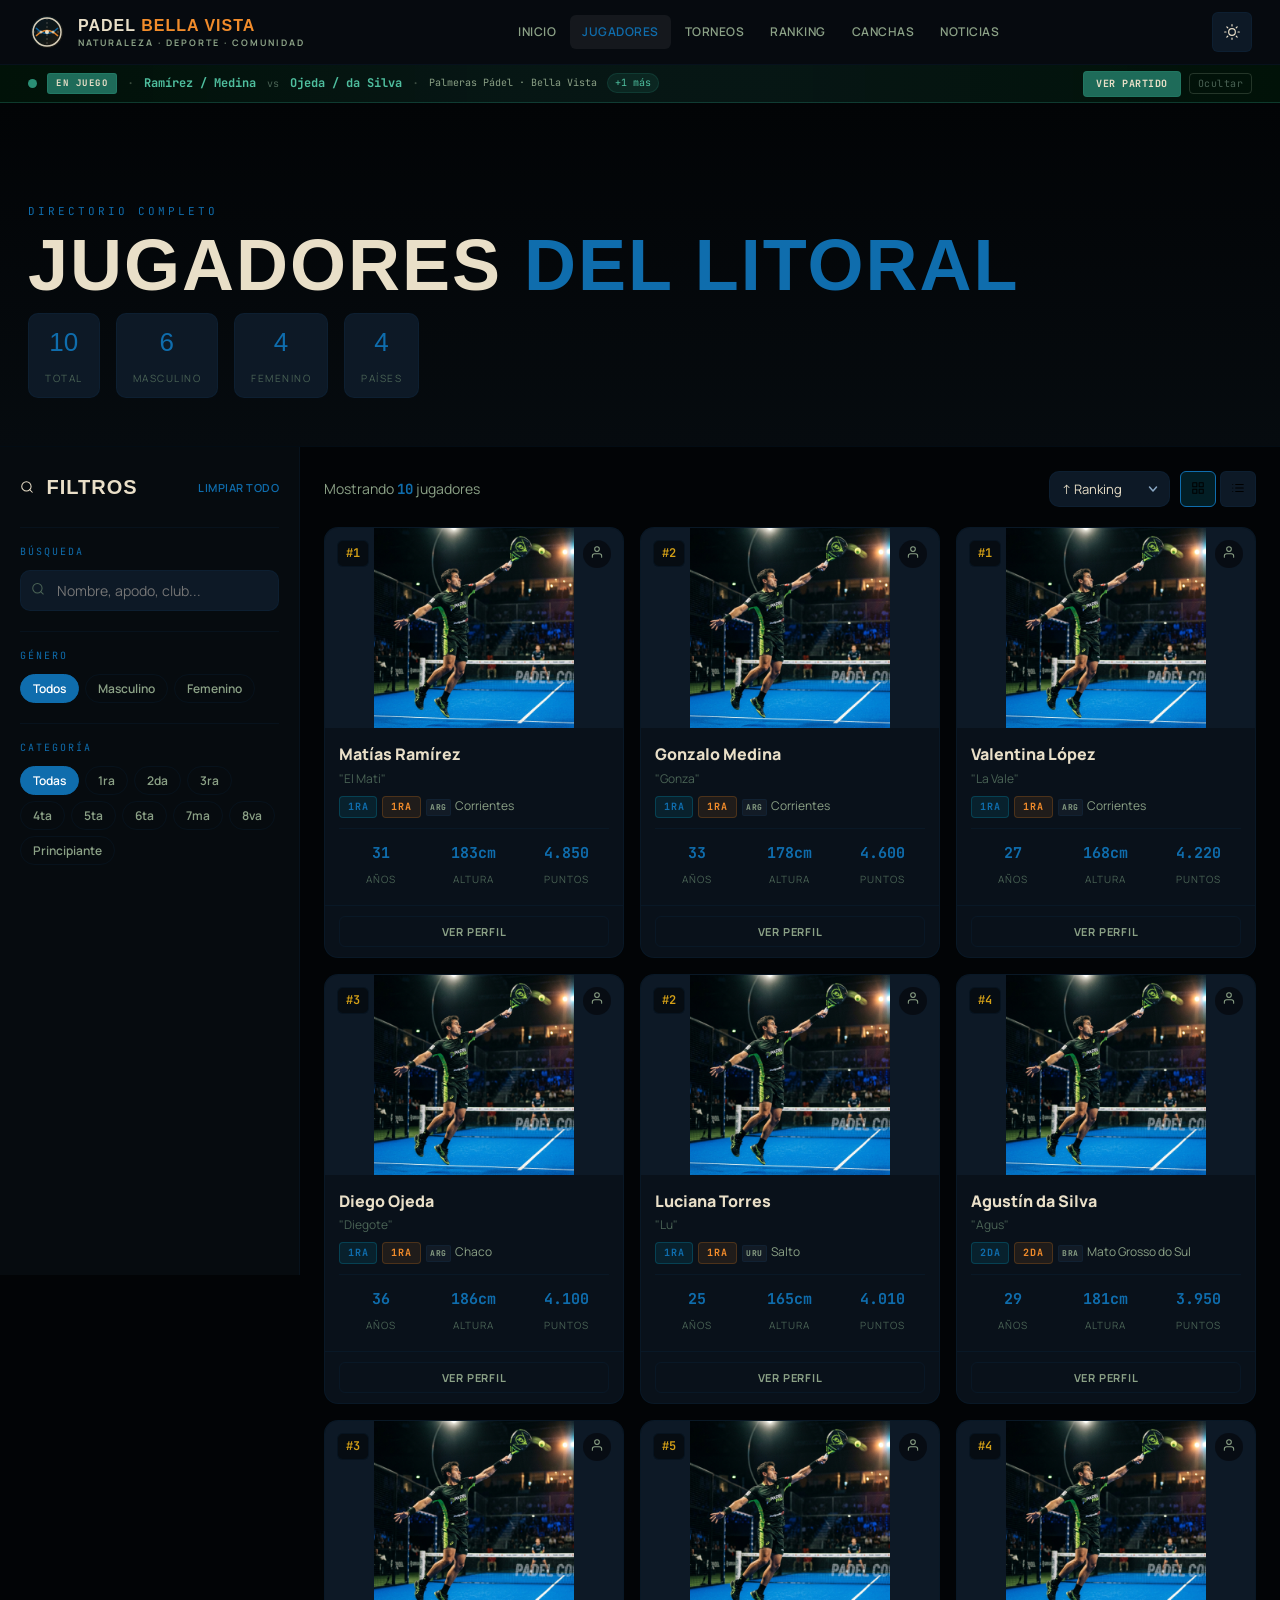
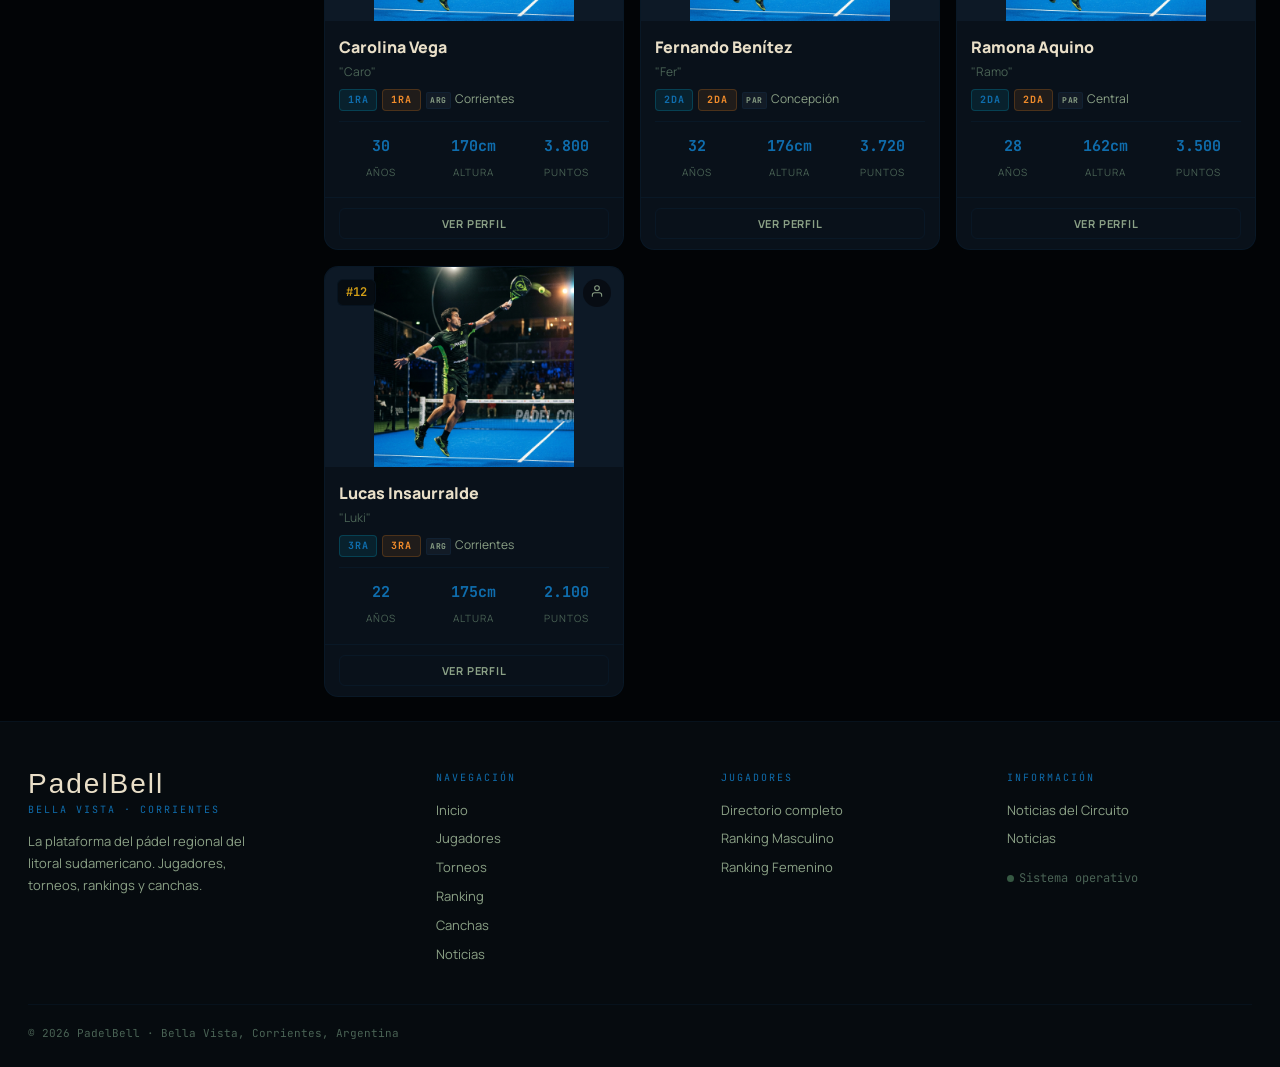
<file: jugadores.html>
﻿<!DOCTYPE html>
<html lang="es">
<head>
  <meta charset="UTF-8">
  <meta name="viewport" content="width=device-width, initial-scale=1.0">
  <!-- PWA -->
  <link rel="manifest" href="site.webmanifest">
  <meta name="theme-color" content="#020406">
  <meta name="apple-mobile-web-app-capable" content="yes">
  <meta name="apple-mobile-web-app-title" content="Padel Bella Vista">
  <title>Jugadores — Padel Bella Vista</title>
  <meta name="description" content="Directorio completo de jugadores de pádel. Buscá por nombre, género, categoría, nivel, país, provincia, altura, edad y más.">
  <link rel="preconnect" href="https://fonts.googleapis.com">
  <link rel="preconnect" href="https://fonts.gstatic.com" crossorigin>
  <link href="https://fonts.googleapis.com/css2?family=Montserrat:ital,wght@0,300;0,400;0,500;0,600;0,700;0,800;0,900;1,400&family=Cormorant:ital,wght@0,400;0,500;0,600;0,700;1,400;1,500&family=JetBrains+Mono:wght@400;600&display=swap" rel="stylesheet">
  <link rel="stylesheet" href="css/styles.css">
  <style>
    /* ===== HEADER ===== */
    #main-header {
      position:fixed; top:0; left:0; right:0; z-index:100;
      background:rgba(7,11,16,0.97); backdrop-filter:blur(20px);
      border-bottom:1px solid var(--border-subtle);
      transition:all .3s ease;
    }
    .header-inner { display:flex; align-items:center; justify-content:space-between; height:64px; gap:24px; }
    .logo-icon { width:38px; height:38px; background:linear-gradient(135deg,var(--accent-primary),var(--accent-orange)); border-radius:var(--radius-md); display:flex; align-items:center; justify-content:center; font-size:20px; }
    .logo-text .logo-name { font-family:var(--font-display); font-size:22px; letter-spacing:2px; }
    .logo-text .logo-tagline { font-size:9px; text-transform:uppercase; letter-spacing:2px; color:var(--accent-primary); font-weight:600; }
    .main-nav { display:flex; align-items:center; gap:2px; }
    .nav-link { padding:7px 12px; font-size:12px; font-weight:600; text-transform:uppercase; letter-spacing:.5px; color:var(--text-secondary); border-radius:var(--radius-sm); transition:all .15s; }
    .nav-link:hover, .nav-link.active { color:var(--text-primary); background:rgba(255,255,255,.06); }
    .nav-link.active { color:var(--accent-primary); }
    #menu-toggler { display:none; width:38px; height:38px; align-items:center; justify-content:center; background:var(--bg-elevated); border-radius:var(--radius-sm); color:var(--text-primary); font-size:18px; border:1px solid var(--border-subtle); }
    #mobile-menu { display:none; position:fixed; top:64px; left:0; right:0; background:rgba(7,11,16,.98); backdrop-filter:blur(20px); border-bottom:1px solid var(--border-subtle); padding:16px; z-index:99; flex-direction:column; gap:4px; }
    #mobile-menu.open { display:flex; }
    #mobile-menu .nav-link { padding:10px 14px; font-size:14px; border-bottom:1px solid var(--border-subtle); }

    /* ===== PAGE HERO ===== */
    .page-hero {
      padding: 100px 0 48px;
      background: linear-gradient(180deg, var(--bg-base) 0%, var(--bg-surface) 100%);
      border-bottom: 1px solid var(--border-subtle);
    }
    .page-hero-inner { display:flex; align-items:flex-end; justify-content:space-between; gap:24px; flex-wrap:wrap; }
    .page-hero h1 { font-family:var(--font-display); font-size:clamp(40px,6vw,72px); text-transform:uppercase; letter-spacing:2px; line-height:.95; }
    .page-hero h1 span { color:var(--accent-primary); }
    .page-hero-meta { display:flex; gap:16px; align-items:center; margin-top:14px; flex-wrap:wrap; }
    .page-hero-meta .stat-badge { background:var(--bg-elevated); border:1px solid var(--border-subtle); border-radius:var(--radius-md); padding:8px 16px; text-align:center; }
    .page-hero-meta .stat-badge .num { font-family:var(--font-display); font-size:26px; color:var(--accent-primary); display:block; }
    .page-hero-meta .stat-badge .lbl { font-size:10px; text-transform:uppercase; letter-spacing:1.5px; color:var(--text-muted); }

    /* ===== LAYOUT ===== */
    .players-layout {
      display: grid;
      grid-template-columns: 300px 1fr;
      gap: 0;
      min-height: calc(100vh - 200px);
    }

    /* ===== FILTROS SIDEBAR ===== */
    .filters-sidebar {
      position: sticky;
      top: 72px;
      height: calc(100vh - 72px);
      overflow-y: auto;
      background: var(--bg-surface);
      border-right: 1px solid var(--border-subtle);
      padding: 24px 20px;
      display: flex;
      flex-direction: column;
      gap: 20px;
    }

    .filter-header {
      display: flex;
      align-items: center;
      justify-content: space-between;
      margin-bottom: 4px;
    }

    .filter-header h3 {
      font-family: var(--font-display);
      font-size: 20px;
      text-transform: uppercase;
      letter-spacing: 1px;
    }

    .filter-reset {
      font-size: 11px;
      color: var(--accent-primary);
      cursor: pointer;
      text-transform: uppercase;
      letter-spacing: .5px;
      font-weight: 600;
      background: none;
      border: none;
      padding: 0;
    }

    .filter-reset:hover { text-decoration: underline; }

    .filter-block {
      border-top: 1px solid var(--border-subtle);
      padding-top: 16px;
    }

    .filter-block-title {
      font-size: 10px;
      text-transform: uppercase;
      letter-spacing: 2px;
      color: var(--accent-primary);
      font-family: var(--font-mono);
      margin-bottom: 10px;
      display: flex;
      align-items: center;
      gap: 6px;
    }

    .filter-search-box {
      position: relative;
    }

    .filter-search-box input {
      width: 100%;
      padding: 10px 14px 10px 36px;
      background: var(--bg-elevated);
      border: 1.5px solid var(--border-subtle);
      border-radius: var(--radius-md);
      color: var(--text-primary);
      font-size: 14px;
      outline: none;
      transition: all .15s;
    }

    .filter-search-box input:focus {
      border-color: var(--accent-primary);
      box-shadow: 0 0 0 3px var(--accent-glow);
    }

    .filter-search-icon {
      position: absolute;
      left: 11px;
      top: 50%;
      transform: translateY(-50%);
      color: var(--text-muted);
      font-size: 14px;
      pointer-events: none;
    }

    .filter-chips {
      display: flex;
      flex-wrap: wrap;
      gap: 6px;
    }

    .filter-chip {
      padding: 5px 12px;
      border-radius: 100px;
      font-size: 12px;
      font-weight: 600;
      border: 1.5px solid var(--border-subtle);
      background: transparent;
      color: var(--text-secondary);
      cursor: pointer;
      transition: all .15s;
      white-space: nowrap;
    }

    .filter-chip:hover  { border-color: var(--accent-primary); color: var(--accent-primary); }
    .filter-chip.active { background: var(--accent-primary); border-color: var(--accent-primary); color: white; }

    .filter-chip.fem-active  { background: #e91e8c; border-color: #e91e8c; color: white; }
    .filter-chip.masc-active { background: var(--accent-primary); border-color: var(--accent-primary); color: white; }

    .range-block { display:flex; flex-direction:column; gap:6px; }
    .range-row { display:flex; gap:8px; align-items:center; }
    .range-row input[type="number"] {
      width: 70px;
      padding: 7px 8px;
      background: var(--bg-elevated);
      border: 1.5px solid var(--border-subtle);
      border-radius: var(--radius-sm);
      color: var(--text-primary);
      font-size: 13px;
      font-family: var(--font-mono);
      outline: none;
      text-align: center;
      transition: all .15s;
    }
    .range-row input[type="number"]:focus { border-color: var(--accent-primary); }
    .range-sep { font-size: 12px; color: var(--text-muted); }

    /* ===== MAIN CONTENT ===== */
    .players-main {
      padding: 24px;
      display: flex;
      flex-direction: column;
      gap: 20px;
    }

    .players-toolbar {
      display: flex;
      align-items: center;
      justify-content: space-between;
      gap: 16px;
      flex-wrap: wrap;
    }

    .players-count {
      font-size: 14px;
      color: var(--text-secondary);
    }

    .players-count strong {
      color: var(--accent-primary);
      font-family: var(--font-mono);
    }

    .toolbar-right {
      display: flex;
      align-items: center;
      gap: 10px;
    }

    .sort-select {
      padding: 8px 32px 8px 12px;
      background: var(--bg-elevated);
      border: 1.5px solid var(--border-subtle);
      border-radius: var(--radius-md);
      color: var(--text-primary);
      font-size: 13px;
      outline: none;
      cursor: pointer;
      appearance: none;
      background-image: url("data:image/svg+xml,%3Csvg xmlns='http://www.w3.org/2000/svg' width='12' height='12' viewBox='0 0 12 12' fill='none'%3E%3Cpath d='M9.5 4L6 8L2.5 4' stroke='%238BA8C4' stroke-width='1.5' stroke-linecap='round' stroke-linejoin='round'/%3E%3C/svg%3E");
      background-repeat: no-repeat;
      background-position: right 10px center;
    }

    .view-toggle { display:flex; gap:4px; }
    .view-btn {
      width:36px; height:36px; display:flex; align-items:center; justify-content:center;
      background:var(--bg-elevated); border:1.5px solid var(--border-subtle);
      border-radius:var(--radius-sm); cursor:pointer; transition:all .15s; font-size:14px;
    }
    .view-btn.active { background:rgba(0,180,216,.15); border-color:var(--accent-primary); }

    /* ===== GRID VIEW ===== */
    .players-grid {
      display: grid;
      grid-template-columns: repeat(auto-fill, minmax(240px, 1fr));
      gap: 16px;
    }

    .player-card {
      background: var(--bg-card);
      border: 1.5px solid var(--border-subtle);
      border-radius: var(--radius-lg);
      overflow: hidden;
      cursor: pointer;
      transition: all .25s;
      position: relative;
    }

    .player-card:hover {
      transform: translateY(-3px);
      border-color: var(--accent-primary);
      box-shadow: 0 8px 30px rgba(0,180,216,.15);
    }

    .player-card-img {
      width: 100%;
      height: 200px;
      object-fit: cover;
      object-position: top;
      background: var(--bg-elevated);
      display: flex;
      align-items: center;
      justify-content: center;
      font-size: 64px;
      color: var(--text-muted);
    }

    .player-card-img-el {
      width:100%; height:200px; object-fit:cover; object-position:top;
    }

    .player-card-rank {
      position: absolute;
      top: 12px;
      left: 12px;
      background: rgba(7,11,16,.85);
      backdrop-filter: blur(10px);
      border: 1px solid var(--border-subtle);
      border-radius: var(--radius-sm);
      padding: 3px 8px;
      font-family: var(--font-mono);
      font-size: 12px;
      font-weight: 600;
      color: var(--gold);
    }

    .player-card-gender {
      position: absolute;
      top: 12px;
      right: 12px;
      width: 28px; height: 28px;
      background: rgba(7,11,16,.85);
      backdrop-filter: blur(10px);
      border-radius: 50%;
      display: flex; align-items:center; justify-content:center;
      font-size: 14px;
    }

    .player-card-body { padding: 14px; }
    .player-card-name { font-weight:800; font-size:16px; color:var(--text-primary); }
    .player-card-nickname { font-size:12px; color:var(--text-muted); margin-top:1px; }

    .player-card-tags {
      display: flex; flex-wrap:wrap; gap:5px; margin: 10px 0;
    }

    .player-card-stats {
      display: grid;
      grid-template-columns: 1fr 1fr 1fr;
      gap: 8px;
      padding-top: 12px;
      border-top: 1px solid var(--border-subtle);
    }

    .pc-stat { text-align:center; }
    .pc-stat .val { font-family:var(--font-mono); font-size:15px; font-weight:700; color:var(--accent-primary); display:block; }
    .pc-stat .key { font-size:10px; text-transform:uppercase; letter-spacing:1px; color:var(--text-muted); }

    .player-card-footer {
      display: flex; gap:6px; padding:10px 14px; border-top:1px solid var(--border-subtle);
    }

    /* ===== TABLE VIEW ===== */
    .players-table { width:100%; border-collapse:collapse; }
    .players-table th {
      padding:10px 14px; text-align:left; font-size:11px; text-transform:uppercase;
      letter-spacing:1.5px; color:var(--text-muted); border-bottom:1px solid var(--border-subtle);
      font-family:var(--font-mono); white-space:nowrap; cursor:pointer;
    }
    .players-table th:hover { color:var(--accent-primary); }
    .players-table td { padding:12px 14px; border-bottom:1px solid var(--border-subtle); font-size:14px; vertical-align:middle; }
    .players-table tr:hover td { background:rgba(0,180,216,.04); }
    .players-table tr:last-child td { border-bottom:none; }
    .tbl-player { display:flex; align-items:center; gap:10px; }
    .tbl-avatar {
      width:36px; height:36px; border-radius:50%; background:var(--bg-elevated);
      border:2px solid var(--border-subtle); display:flex; align-items:center;
      justify-content:center; font-size:14px; flex-shrink:0; overflow:hidden;
    }
    .tbl-avatar img { width:100%; height:100%; object-fit:cover; }
    .tbl-name { font-weight:700; color:var(--text-primary); }
    .tbl-nick { font-size:12px; color:var(--text-muted); }
    .tbl-pts { font-family:var(--font-mono); color:var(--accent-primary); font-weight:700; }

    /* ===== EMPTY STATE ===== */
    .empty-state {
      text-align:center; padding:80px 24px; display:flex; flex-direction:column;
      align-items:center; gap:16px;
    }
    .empty-icon { font-size:64px; opacity:.4; }
    .empty-title { font-family:var(--font-display); font-size:28px; color:var(--text-secondary); text-transform:uppercase; }
    .empty-sub { font-size:14px; color:var(--text-muted); }

    /* ===== MODAL PERFIL JUGADOR ===== */
    .profile-modal { max-width:780px; }
    .profile-hero {
      position:relative; height:220px; overflow:hidden; border-radius:var(--radius-lg) var(--radius-lg) 0 0;
    }
    .profile-hero img { width:100%; height:100%; object-fit:cover; }
    .profile-hero::after {
      content:''; position:absolute; inset:0;
      background:linear-gradient(to top, rgba(13,21,32,1) 0%, transparent 60%);
    }
    .profile-hero-data {
      position:absolute; bottom:20px; left:24px; right:24px; z-index:1;
      display:flex; align-items:flex-end; justify-content:space-between;
    }
    .profile-name { font-family:var(--font-display); font-size:36px; text-transform:uppercase; letter-spacing:1px; }
    .profile-meta { font-size:14px; color:rgba(255,255,255,.7); margin-top:4px; }
    .profile-stats-grid {
      display:grid; grid-template-columns:repeat(4,1fr); gap:1px;
      background:var(--border-subtle); border:1px solid var(--border-subtle);
      border-radius:var(--radius-md); overflow:hidden; margin-bottom:20px;
    }
    .profile-stat {
      background:var(--bg-elevated); padding:14px; text-align:center;
    }
    .profile-stat .val { font-family:var(--font-display); font-size:28px; color:var(--accent-primary); }
    .profile-stat .key { font-size:10px; text-transform:uppercase; letter-spacing:1.5px; color:var(--text-muted); margin-top:2px; }
    .profile-detail-grid { display:grid; grid-template-columns:1fr 1fr; gap:10px; }
    .profile-detail-item {
      background:var(--bg-elevated); border:1px solid var(--border-subtle);
      border-radius:var(--radius-md); padding:10px 14px;
      display:flex; align-items:center; gap:10px;
    }
    .profile-detail-item .pdi-icon { font-size:18px; }
    .profile-detail-item .pdi-key { font-size:10px; text-transform:uppercase; letter-spacing:1px; color:var(--text-muted); }
    .profile-detail-item .pdi-val { font-size:14px; font-weight:600; color:var(--text-primary); }

    /* ===== MODAL ADMIN ===== */
    .admin-modal { max-width:820px; }
    .admin-form-grid { display:grid; grid-template-columns:1fr 1fr; gap:14px; }
    .admin-form-grid.three { grid-template-columns:1fr 1fr 1fr; }
    .section-sep {
      font-size:10px; text-transform:uppercase; letter-spacing:2px;
      color:var(--accent-primary); font-family:var(--font-mono);
      padding:14px 0 10px; border-bottom:1px solid var(--border-subtle); margin-bottom:4px;
      grid-column: 1 / -1;
    }

    /* ===== RESPONSIVE ===== */
    @media(max-width:900px) {
      .players-layout { grid-template-columns:1fr; }
      .filters-sidebar { position:relative; height:auto; border-right:none; border-bottom:1px solid var(--border-subtle); }
      .main-nav { display:none; }
      #menu-toggler { display:flex; }
    }

    @media(max-width:600px) {
      .players-grid { grid-template-columns:1fr 1fr; }
      .admin-form-grid { grid-template-columns:1fr; }
    }

    /* animate */
    [data-animate] { opacity:0; transform:translateY(16px); transition:opacity .5s ease, transform .5s ease; }
    [data-animate].animated { opacity:1; transform:translateY(0); }
  </style>
</head>
<body>
<div id="toast-container"></div>

<!-- HEADER -->
<header id="main-header">
  <div class="container">
    <div class="header-inner">
      <a href="index.html" class="header-logo" style="gap:12px; display:flex; align-items:center;">
        <!-- Nuevo Isotipo SVG — sol, pelota de pádel, naranja y Paraná -->
        <svg width="38" height="38" viewBox="0 0 38 38" fill="none" xmlns="http://www.w3.org/2000/svg" style="flex-shrink:0;">
          <circle cx="19" cy="19" r="16" fill="url(#pbv-logo-grad)" opacity="0.15"/>
          <circle cx="19" cy="19" r="14" stroke="var(--accent-cream)" stroke-width="1.5" fill="none" opacity="0.9"/>
          <!-- Cancha / Red grid -->
          <line x1="19" y1="5" x2="19" y2="33" stroke="var(--accent-cream)" stroke-width="0.8" opacity="0.35" stroke-dasharray="2 2"/>
          <line x1="5" y1="19" x2="33" y2="19" stroke="var(--accent-cream)" stroke-width="0.8" opacity="0.35" stroke-dasharray="2 2"/>
          <!-- Costura pelota / Paraná curves -->
          <path d="M8 15 Q19 26 30 15" stroke="var(--accent-primary)" stroke-width="1.5" fill="none" opacity="0.9"/>
          <path d="M8 23 Q19 12 30 23" stroke="var(--accent-orange)" stroke-width="1.5" fill="none" opacity="0.9"/>
          <!-- Puntos / Geometría naranja y pala -->
          <circle cx="19" cy="19" r="2" fill="var(--accent-cream)"/>
          <circle cx="13" cy="19" r="1.5" fill="var(--accent-cream)" opacity="0.7"/>
          <circle cx="25" cy="19" r="1.5" fill="var(--accent-cream)" opacity="0.7"/>
          <defs>
            <linearGradient id="pbv-logo-grad" x1="0" y1="0" x2="38" y2="38" gradientUnits="userSpaceOnUse">
              <stop offset="0%" stop-color="var(--accent-primary)"/>
              <stop offset="50%" stop-color="var(--accent-teal)"/>
              <stop offset="100%" stop-color="var(--accent-orange)"/>
            </linearGradient>
          </defs>
        </svg>
        <div class="logo-text">
          <div class="logo-name" style="font-family:var(--font-display);font-weight:900;font-size:16px;letter-spacing:1px;line-height:1;color:var(--accent-cream);">
            PADEL <span style="color:var(--accent-orange);">BELLA VISTA</span>
          </div>
          <div class="logo-tagline" style="font-family:var(--font-body);font-size:9px;letter-spacing:2px;color:var(--text-secondary);text-transform:uppercase;margin-top:4px;font-weight:700;">
            Naturaleza · Deporte · Comunidad
          </div>
        </div>
      </a>
      <nav class="main-nav">
        <a href="index.html" class="nav-link">Inicio</a>
        <a href="jugadores.html" class="nav-link active">Jugadores</a>
        <a href="torneos.html" class="nav-link">Torneos</a>
        <a href="ranking.html" class="nav-link">Ranking</a>
        <a href="canchas.html" class="nav-link">Canchas</a>
        <a href="noticias.html" class="nav-link">Noticias</a>
      </nav>
      <div style="display:flex; gap:8px; align-items:center;">
        <button id="theme-toggle" class="theme-toggle-btn" data-icon="sun" data-size="16" title="Cambiar tema"></button>
        <button class="btn btn-primary btn-sm" id="btn-add-player">+ Agregar jugador</button>
        <button id="menu-toggler" aria-label="Menú">☰</button>
      </div>
    </div>
  </div>
</header>
<div id="mobile-menu">
  <a href="index.html" class="nav-link"><span data-icon="home" style="margin-right:8px; vertical-align:middle;"></span>Inicio</a>
  <a href="jugadores.html" class="nav-link"><span data-icon="users" style="margin-right:8px; vertical-align:middle;"></span>Jugadores</a>
  <a href="torneos.html" class="nav-link"><span data-icon="trophy" style="margin-right:8px; vertical-align:middle;"></span>Torneos</a>
  <a href="ranking.html" class="nav-link"><span data-icon="ranking" style="margin-right:8px; vertical-align:middle;"></span>Ranking</a>
  <a href="canchas.html" class="nav-link"><span data-icon="court" style="margin-right:8px; vertical-align:middle;"></span>Canchas</a>
  <a href="noticias.html" class="nav-link"><span data-icon="news" style="margin-right:8px; vertical-align:middle;"></span>Noticias</a>
</div>

<!-- PAGE HERO -->
<div class="page-hero">
  <div class="container">
    <div class="page-hero-inner">
      <div>
        <div style="font-family:var(--font-mono); font-size:11px; letter-spacing:3px; color:var(--accent-primary); text-transform:uppercase; margin-bottom:10px;">directorio completo</div>
        <h1>Jugadores <span>del Litoral</span></h1>
        <div class="page-hero-meta">
          <div class="stat-badge"><span class="num" id="stat-total">0</span><span class="lbl">Total</span></div>
          <div class="stat-badge"><span class="num" id="stat-masc">0</span><span class="lbl">Masculino</span></div>
          <div class="stat-badge"><span class="num" id="stat-fem">0</span><span class="lbl">Femenino</span></div>
          <div class="stat-badge"><span class="num" id="stat-countries">4</span><span class="lbl">Países</span></div>
        </div>
      </div>
    </div>
  </div>
</div>

<!-- MAIN LAYOUT -->
<div class="players-layout">

  <!-- SIDEBAR FILTROS -->
  <aside class="filters-sidebar" id="filters-sidebar">
    <div class="filter-header" id="filter-header-toggle">
      <h3><span data-icon="search" data-size="14" style="margin-right:6px;"></span> Filtros</h3>
      <button class="filter-reset" id="btn-reset-filters">Limpiar todo</button>
    </div>

    <!-- Búsqueda -->
    <div class="filter-block">
      <div class="filter-block-title">Búsqueda</div>
      <div class="filter-search-box">
        <span class="filter-search-icon" data-icon="search" data-size="14" style="color:var(--text-muted);"></span>
        <input type="text" id="filter-search" placeholder="Nombre, apodo, club..." style="padding-left:36px;">
      </div>
    </div>

    <!-- Género -->
    <div class="filter-block">
      <div class="filter-block-title">Género</div>
      <div class="filter-chips" id="chips-gender">
        <button class="filter-chip active" data-value="todos">Todos</button>
        <button class="filter-chip" data-value="masculino">Masculino</button>
        <button class="filter-chip" data-value="femenino">Femenino</button>
      </div>
    </div>

    <!-- Categoría -->
    <div class="filter-block">
      <div class="filter-block-title">Categoría</div>
      <div class="filter-chips" id="chips-category">
        <button class="filter-chip active" data-value="todos">Todas</button>
      </div>
    </div>

    <div style="height:16px;"></div>
  </aside>

  <!-- MAIN CONTENT -->
  <main class="players-main">
    <!-- Toolbar -->
    <div class="players-toolbar">
      <div class="players-count">
        Mostrando <strong id="results-count">0</strong> jugadores
        <span id="filter-active-label" style="color:var(--accent-orange); font-size:12px;"></span>
      </div>
      <div class="toolbar-right">
        <select class="sort-select" id="sort-select">
          <option value="ranking">↑ Ranking</option>
          <option value="nombre">A–Z Nombre</option>
          <option value="edad">Edad</option>
          <option value="altura">Altura</option>
        </select>
        <div class="view-toggle">
          <button class="view-btn active" id="btn-view-grid" title="Vista grilla"><span data-icon="grid" data-size="14"></span></button>
          <button class="view-btn" id="btn-view-table" title="Vista lista"><span data-icon="list" data-size="14"></span></button>
        </div>
      </div>
    </div>

    <!-- Resultados -->
    <div id="players-grid" class="players-grid"></div>
    <div id="players-table-wrap" style="display:none; background:var(--bg-card); border:1px solid var(--border-subtle); border-radius:var(--radius-lg); overflow:hidden;">
      <table class="players-table" id="players-table">
        <thead>
          <tr>
            <th>#</th>
            <th>Jugador</th>
            <th>País</th>
            <th>Provincia</th>
            <th>Género</th>
            <th>Categoría</th>

            <th>Edad</th>
            <th>Altura</th>
            <th>Pts</th>
            <th>Acciones</th>
          </tr>
        </thead>
        <tbody id="players-tbody"></tbody>
      </table>
    </div>
  </main>
</div>

<!-- ===== MODAL: PERFIL JUGADOR ===== -->
<div class="modal-overlay" id="modal-profile">
  <div class="modal profile-modal">
    <div class="modal-header">
      <h2>Perfil del Jugador</h2>
      <button class="modal-close" onclick="closeModal('modal-profile')">✕</button>
    </div>
    <div class="modal-body" id="profile-modal-body"></div>
  </div>
</div>

<!-- ===== MODAL: ADMIN JUGADOR ===== -->
<div class="modal-overlay" id="modal-admin-player">
  <div class="modal admin-modal">
    <div class="modal-header">
      <h2 id="admin-modal-title">Nuevo Jugador</h2>
      <button class="modal-close" onclick="closeModal('modal-admin-player')">✕</button>
    </div>
    <div class="modal-body">
      <form id="admin-player-form" onsubmit="handlePlayerFormSubmit(event)" novalidate>
        <input type="hidden" id="edit-player-id" value="">

        <!-- FOTO -->
        <div class="form-group" style="margin-bottom:16px;">
          <label class="form-label">Foto del jugador</label>
          <div class="photo-upload-area" style="padding:20px;">
            <input type="file" accept="image/*" id="admin-photo-input" style="display:none;">
            <div class="photo-upload-icon" data-icon="upload" data-size="20"></div>
            <p class="photo-upload-text"><strong>Clic o arrastrá</strong> para subir foto</p>
            <p style="font-size:11px;color:var(--text-muted);margin-top:4px;">JPG, PNG, WebP · Máx 5MB</p>
          </div>
          <div id="photo-preview-container" style="display:none; margin-top:8px; text-align:center;">
            <img id="photo-preview-img" style="width:100px; height:100px; object-fit:cover; border-radius:50%; border:2px solid var(--accent-primary);" alt="Preview">
          </div>
        </div>

        <div class="admin-form-grid">
          <div class="section-sep">01 · Datos personales</div>

          <div class="form-group">
            <label class="form-label">Nombre *</label>
            <input type="text" name="first_name" class="form-input" placeholder="Nombre" required>
          </div>
          <div class="form-group">
            <label class="form-label">Apellido *</label>
            <input type="text" name="last_name" class="form-input" placeholder="Apellido" required>
          </div>
          <div class="form-group">
            <label class="form-label">Apodo</label>
            <input type="text" name="nickname" class="form-input" placeholder="Ej: El Mati">
          </div>
          <div class="form-group">
            <label class="form-label">Fecha de nacimiento *</label>
            <input type="date" name="birthdate" class="form-input" required>
          </div>
          <div class="form-group">
            <label class="form-label">Instagram</label>
            <input type="text" name="instagram" class="form-input" placeholder="@usuario">
          </div>
          <div class="form-group">
            <label class="form-label">Club / Complejo</label>
            <input type="text" name="club" class="form-input" placeholder="Ej: Palmeras Pádel">
          </div>

          <div class="section-sep">02 · Ubicación</div>

          <div class="form-group">
            <label class="form-label">País *</label>
            <select name="country" class="form-select" id="admin-country" data-country-select="admin" required>
              <option value="">Seleccionar país</option>
              <option value="argentina">Argentina</option>
              <option value="uruguay">Uruguay</option>
              <option value="brasil">Brasil</option>
              <option value="paraguay">Paraguay</option>
            </select>
          </div>
          <div class="form-group">
            <label class="form-label">Provincia / Departamento *</label>
            <select name="province" class="form-select" id="admin-province" data-province-select="admin" disabled required>
              <option value="">Primero seleccioná un país</option>
            </select>
          </div>
          <div class="form-group" style="grid-column:1/-1;">
            <label class="form-label">Ciudad</label>
            <input type="text" name="city" class="form-input" placeholder="Ej: Bella Vista">
          </div>

          <div class="section-sep">03 · Características</div>

          <div class="form-group">
            <label class="form-label">Género *</label>
            <select name="gender" class="form-select" required>
              <option value="">Seleccionar</option>
              <option value="masculino">Masculino</option>
              <option value="femenino">Femenino</option>
            </select>
          </div>
          <div class="form-group">
            <label class="form-label">Mano dominante *</label>
            <select name="dominant_hand" class="form-select" required>
              <option value="">Seleccionar</option>
              <option value="derecha">Derecha</option>
              <option value="izquierda">Izquierda</option>
              <option value="ambidiestro">Ambidiestro</option>
            </select>
          </div>
          <div class="form-group">
            <label class="form-label">Posición *</label>
            <select name="position" class="form-select" required>
              <option value="">Seleccionar</option>
              <option value="drive">Drive (derecha)</option>
              <option value="reves">Revés (izquierda)</option>
              <option value="ambas">Ambas posiciones</option>
            </select>
          </div>
          <div class="form-group">
            <label class="form-label">Altura (cm) *</label>
            <input type="number" name="height" class="form-input" placeholder="Ej: 178" min="140" max="220" required>
          </div>
          <div class="form-group">
            <label class="form-label">Peso (kg)</label>
            <input type="number" name="weight" class="form-input" placeholder="Ej: 75" min="40" max="130">
          </div>

          <div class="section-sep">04 · Nivel de juego</div>

          <div class="form-group" style="grid-column: 1 / -1;">
            <label class="form-label">Categoría *</label>
            <select name="category" class="form-select" id="admin-category" required>
              <option value="">Seleccionar</option>
            </select>
          </div>
          <div class="section-sep">05 · Estadísticas y estado</div>

          <div class="form-group">
            <label class="form-label">Puntos de Ranking</label>
            <input type="number" name="ranking_points" id="admin-points" class="form-input" min="0" value="0">
          </div>
          <div class="form-group">
            <label class="form-label">Compañero Habitual</label>
            <select name="partner_id" id="admin-partner" class="form-select">
              <option value="">Sin compañero</option>
            </select>
          </div>
          <div class="form-group">
            <label class="form-label">Estado del jugador</label>
            <select name="active" id="admin-active" class="form-select">
              <option value="true">Activo</option>
              <option value="false">Inactivo</option>
            </select>
          </div>
          <div class="form-group">
            <label class="form-label">% de Victorias</label>
            <input type="number" name="win_rate" id="admin-win-rate" class="form-input" min="0" max="100" value="0">
          </div>
          <div class="form-group">
            <label class="form-label">Torneos Disputados</label>
            <input type="number" name="tournaments_played" id="admin-tournaments-played" class="form-input" min="0" value="0">
          </div>
          <div class="form-group">
            <label class="form-label">Títulos Ganados</label>
            <input type="number" name="titles" id="admin-titles" class="form-input" min="0" value="0">
          </div>
          <div class="form-group" style="grid-column: 1 / -1;">
            <label class="form-label">URL de la foto de perfil (Opcional)</label>
            <input type="text" name="photo" id="admin-photo-url" class="form-input" placeholder="ej. assets/images/player_action.png">
          </div>

          <div class="form-group" style="grid-column:1/-1;">
            <label class="form-label">Biografía / descripción</label>
            <textarea name="bio" class="form-textarea" rows="2" placeholder="Breve descripción del jugador..."></textarea>
          </div>
        </div>
      </form>
    </div>
    <div class="modal-footer">
      <button class="btn btn-secondary" onclick="closeModal('modal-admin-player')">Cancelar</button>
      <button class="btn btn-primary" onclick="document.getElementById('admin-player-form').requestSubmit()">
        Guardar jugador
      </button>
    </div>
  </div>
</div>

<!-- ===== MODAL: CONFIRMAR ELIMINAR ===== -->
<div class="modal-overlay" id="modal-confirm-delete">
  <div class="modal" style="max-width:440px;">
    <div class="modal-header">
      <h2>Confirmar eliminación</h2>
      <button class="modal-close" onclick="closeModal('modal-confirm-delete')">✕</button>
    </div>
    <div class="modal-body">
      <p style="color:var(--text-secondary); font-size:15px;">
        ¿Estás segura de que querés eliminar a <strong id="delete-player-name" style="color:var(--accent-red);"></strong> del directorio?
        Esta acción no se puede deshacer.
      </p>
    </div>
    <div class="modal-footer">
      <button class="btn btn-secondary" onclick="closeModal('modal-confirm-delete')">Cancelar</button>
      <button class="btn" style="background:var(--accent-red); color:white;" id="confirm-delete-btn">Sí, eliminar</button>
    </div>
  </div>
</div>

<!-- Scripts -->
<script src="js/icons.js"></script>
<script src="js/data.js"></script>
<script src="js/main.js"></script>
<script>
/* ================================================
   ESTADO DE FILTROS
   ================================================ */
const state = {
  filters: {
    search: '', gender: 'todos', category: 'todos'
  },
  sort: 'ranking',
  view: 'grid',
  currentPhotoData: null,
  editingPlayerId: null,
  pendingDeleteId: null
};

/* ================================================
   INICIALIZAR FILTROS DINÁMICOS
   ================================================ */
function initFilterOptions() {
  // Categorías
  const catContainer = document.getElementById('chips-category');
  CATEGORIES.forEach(cat => {
    const btn = document.createElement('button');
    btn.className = 'filter-chip';
    btn.dataset.value = cat;
    btn.textContent = cat;
    catContainer.appendChild(btn);
  });

  // Niveles
  const lvlContainer = document.getElementById('chips-level');
  if (lvlContainer) {
    LEVELS.forEach(lvl => {
      const btn = document.createElement('button');
      btn.className = 'filter-chip';
      btn.dataset.value = lvl;
      btn.textContent = lvl;
      lvlContainer.appendChild(btn);
    });
  }

  // Admin selects
  const catSel = document.getElementById('admin-category');
  if (catSel) {
    catSel.innerHTML = '<option value="">Seleccionar</option>';
    CATEGORIES.forEach(c => catSel.innerHTML += `<option value="${c}">${c} categoría</option>`);
  }
}

/* ================================================
   CHIPS — selector exclusivo
   ================================================ */
function initChips() {
  document.querySelectorAll('.filter-chips').forEach(group => {
    const key = {
      'chips-gender':   'gender',
      'chips-category': 'category'
    }[group.id];

    if (!key) return;

    group.addEventListener('click', e => {
      const btn = e.target.closest('.filter-chip');
      if (!btn) return;
      group.querySelectorAll('.filter-chip').forEach(b => b.classList.remove('active'));
      btn.classList.add('active');
      state.filters[key] = btn.dataset.value;
      renderPlayers();
    });
  });
}

/* ================================================
   TEXTO INPUTS — debounce
   ================================================ */
function initTextFilters() {
  const searchInput = document.getElementById('filter-search');
  searchInput.addEventListener('input', debounce(() => {
    state.filters.search = searchInput.value.trim();
    renderPlayers();
  }, 250));

  document.getElementById('sort-select').addEventListener('change', e => {
    state.sort = e.target.value;
    renderPlayers();
  });
}

/* ================================================
   RESET FILTROS
   ================================================ */
function resetFilters() {
  state.filters = { search: '', gender: 'todos', category: 'todos' };
  document.getElementById('filter-search').value = '';
  document.querySelectorAll('.filter-chips .filter-chip').forEach(btn => {
    btn.classList.toggle('active', btn.dataset.value === 'todos');
  });
  renderPlayers();
}

/* ================================================
   TOGGLE SIDEBAR MÓVIL
   ================================================ */
function initSidebarToggle() {
  const sidebar = document.getElementById('filters-sidebar');
  const toggle  = document.getElementById('filter-header-toggle');
  if (!sidebar || !toggle) return;
  toggle.addEventListener('click', () => {
    sidebar.classList.toggle('open');
  });
}

/* ================================================
   RESET FILTROS
   ================================================ */
function sortPlayers(players) {
  return [...players].sort((a, b) => {
    switch(state.sort) {
      case 'nombre':  return a.last_name.localeCompare(b.last_name);
      case 'edad':    return (a.age || 0) - (b.age || 0);
      case 'altura':  return (b.height || 0) - (a.height || 0);
      case 'ranking':
      default:
        return (b.ranking_points || 0) - (a.ranking_points || 0);
    }
  });
}

/* ================================================
   RENDER PLAYERS
   ================================================ */
function renderPlayers() {
  const filtered = filterPlayers(state.filters);
  const sorted   = sortPlayers(filtered);

  // Update counts
  document.getElementById('results-count').textContent = sorted.length;
  const total = DB.players.length;
  document.getElementById('stat-total').textContent = total;
  document.getElementById('stat-masc').textContent = DB.players.filter(p=>p.gender==='masculino').length;
  document.getElementById('stat-fem').textContent  = DB.players.filter(p=>p.gender==='femenino').length;

  // Active filter label
  const activeFilters = Object.entries(state.filters).filter(([k,v]) => v && v !== 'todos' && v !== '').length;
  const label = document.getElementById('filter-active-label');
  label.textContent = activeFilters ? `(${activeFilters} filtro${activeFilters>1?'s':''} activo${activeFilters>1?'s':''})` : '';

  if (state.view === 'grid') {
    renderGrid(sorted);
  } else {
    renderTable(sorted);
  }
}

function renderGrid(players) {
  const container = document.getElementById('players-grid');
  document.getElementById('players-grid').style.display = 'grid';
  document.getElementById('players-table-wrap').style.display = 'none';

  if (!players.length) {
    container.innerHTML = `
      <div class="empty-state" style="grid-column:1/-1;">
        <div class="empty-icon" data-icon="search" data-size="48"></div>
        <div class="empty-title">Sin resultados</div>
        <div class="empty-sub">Probá cambiando los filtros de búsqueda</div>
        <button class="btn btn-secondary btn-sm" onclick="resetFilters()">Limpiar filtros</button>
      </div>`;
    renderIcons();
    return;
  }

  container.innerHTML = players.map(p => playerCardHTML(p)).join('');
  initLazyImages();
  renderIcons();
}

function renderTable(players) {
  document.getElementById('players-grid').style.display = 'none';
  document.getElementById('players-table-wrap').style.display = 'block';

  const tbody = document.getElementById('players-tbody');
  if (!players.length) {
    tbody.innerHTML = `<tr><td colspan="11" class="empty-state">Sin resultados con los filtros actuales</td></tr>`;
    return;
  }

  tbody.innerHTML = players.map((p, i) => {
    const flag   = getCountryFlag(p.country);
    return `
      <tr>
        <td style="color:var(--gold); font-family:var(--font-mono); font-weight:700;">${i+1}</td>
        <td>
          <div class="tbl-player">
            <div class="tbl-avatar">
              <img data-src="${p.photo || 'assets/images/player_action.png'}" alt="${p.first_name}"
                class="lazy-img" loading="lazy"
                onerror="this.parentElement.innerHTML='<span class=&quot;badge badge-neutral&quot;>${flag}</span>'">
            </div>
            <div>
              <div class="tbl-name">${p.first_name} ${p.last_name}</div>
              ${p.nickname ? `<div class="tbl-nick">"${p.nickname}"</div>` : ''}
            </div>
          </div>
        </td>
        <td><span class="badge badge-neutral" style="font-size:9px; padding:1px 4px; border-radius:3px; margin-right:4px;">${flag}</span> ${getCountryLabel(p.country)}</td>
        <td style="color:var(--text-secondary);">${p.province || '—'}</td>
        <td>${p.gender === 'masculino' ? 'Masc.' : 'Fem.'}</td>
        <td><span class="badge badge-primary" style="font-size:10px;">${p.category || '—'} cat.</span></td>
        <td style="font-family:var(--font-mono);">${p.age || '—'}</td>
        <td style="font-family:var(--font-mono);">${p.height ? p.height+'cm' : '—'}</td>
        <td class="tbl-pts">${(p.ranking_points||0).toLocaleString('es-AR')}</td>
        <td>
          <div style="display:flex; gap:5px;">
            <button class="btn btn-ghost btn-sm" onclick="openProfile('${p.id}')">Ver</button>
            ${(typeof AUTH !== 'undefined' && (AUTH.isAdmin() || AUTH.isOrganizer())) ? `
              <button class="btn btn-ghost btn-sm" onclick="openEditPlayer('${p.id}')" title="Editar"><span data-icon="edit"></span></button>
              <button class="btn btn-sm" style="background:rgba(239,68,68,.15); color:var(--accent-red); border:1px solid rgba(239,68,68,.3);"
                onclick="openDeleteConfirm('${p.id}')" title="Eliminar"><span data-icon="trash"></span></button>
            ` : ''}
          </div>
        </td>
      </tr>`;
  }).join('');
  initLazyImages();
  renderIcons();
}

function playerCardHTML(p) {
  const flag       = getCountryFlag(p.country);
  const rankPos    = p.gender === 'femenino' ? p.ranking_fem : p.ranking_masc;
  const rankStr    = rankPos ? `#${rankPos}` : '—';
  const age        = p.age || calcAge(p.birthdate) || '—';

  return `
    <div class="player-card" data-id="${p.id}">
      <div class="player-card-img">
        <div class="img-skeleton">
          <img data-src="${p.photo || 'assets/images/player_action.png'}"
            class="player-card-img-el lazy-img" alt="${p.first_name} ${p.last_name}" loading="lazy"
            onerror="this.style.display='none'; this.nextElementSibling.style.display='flex';">
          <div style="display:none; width:100%; height:200px; background:var(--bg-elevated); align-items:center; justify-content:center;">
            <span data-icon="user" data-size="48" style="color:var(--text-muted);"></span>
          </div>
        </div>
      </div>
      <div class="player-card-rank">${rankStr}</div>
      <div class="player-card-gender"><span data-icon="user" data-size="14" style="color:var(--text-secondary);"></span></div>

      <div class="player-card-body">
        <div class="player-card-name">${p.first_name} ${p.last_name}</div>
        ${p.nickname ? `<div class="player-card-nickname">"${p.nickname}"</div>` : ''}

        <div class="player-card-tags" style="margin-top:8px;">
          <span class="badge badge-primary" style="font-size:10px;">${p.category || '—'}</span>
          <span class="badge badge-orange" style="font-size:10px;">${p.level || '—'}</span>
          <span style="font-size:12px; color:var(--text-secondary);"><span class="badge badge-neutral" style="font-size:8px; padding:1px 3px; border-radius:2px; margin-right:4px;">${flag}</span>${p.province || p.country}</span>
        </div>

        <div class="player-card-stats">
          <div class="pc-stat">
            <span class="val">${age}</span>
            <span class="key">Años</span>
          </div>
          <div class="pc-stat">
            <span class="val">${p.height ? p.height+'cm' : '—'}</span>
            <span class="key">Altura</span>
          </div>
          <div class="pc-stat">
            <span class="val">${(p.ranking_points||0).toLocaleString('es-AR')}</span>
            <span class="key">Puntos</span>
          </div>
        </div>
      </div>

      <div class="player-card-footer">
        <button class="btn btn-ghost btn-sm" style="flex:1;" onclick="openProfile('${p.id}')">Ver perfil</button>
        ${(typeof AUTH !== 'undefined' && (AUTH.isAdmin() || AUTH.isOrganizer())) ? `
          <button class="btn btn-ghost btn-sm" onclick="openEditPlayer('${p.id}')" title="Editar"><span data-icon="edit"></span></button>
          <button class="btn btn-sm" style="background:rgba(239,68,68,.1); color:var(--accent-red); border:1px solid rgba(239,68,68,.25);"
            onclick="openDeleteConfirm('${p.id}')" title="Eliminar"><span data-icon="trash"></span></button>
        ` : ''}
      </div>
    </div>`;
}

/* ================================================
   PERFIL JUGADOR (modal)
   ================================================ */
function openProfile(id) {
  const p = getPlayerById(id);
  if (!p) return;

  const flag      = getCountryFlag(p.country);
  const age       = p.age || calcAge(p.birthdate) || '—';
  const rankPos   = p.gender === 'femenino' ? p.ranking_fem : p.ranking_masc;
  const posLabel  = { drive:'Drive (derecha)', reves:'Revés (izquierda)', ambas:'Ambas posiciones' }[p.position] || p.position || '—';

  document.getElementById('profile-modal-body').innerHTML = `
    <div class="profile-hero">
      <div class="img-skeleton">
        <img data-src="${p.photo || 'assets/images/player_action.png'}" alt="${p.first_name}"
          class="lazy-img" loading="lazy"
          onerror="this.src='assets/images/player_action.png'">
      </div>
      <div class="profile-hero-data">
        <div>
          <div class="profile-name">${p.first_name} ${p.last_name}</div>
          <div class="profile-meta">
            <span class="badge badge-neutral" style="font-size:10px; padding:2px 5px; border-radius:3px; margin-right:6px;">${flag}</span>
            ${p.province ? p.province + ' · ' : ''} ${getCountryLabel(p.country)}
            ${p.club ? ' · ' + p.club : ''}
          </div>
        </div>
        <div style="text-align:right;">
          ${rankPos ? `<div style="font-family:var(--font-display); font-size:28px; color:var(--gold);">#${rankPos}</div><div style="font-size:11px; color:rgba(255,255,255,.6); text-transform:uppercase;">Ranking ${p.gender}</div>` : ''}
        </div>
      </div>
    </div>

    <div style="padding:20px;">
      <div class="profile-stats-grid">
        <div class="profile-stat">
          <div class="val">${p.win_rate || 0}%</div>
          <div class="key">Victorias</div>
        </div>
        <div class="profile-stat">
          <div class="val">${p.tournaments_played || 0}</div>
          <div class="key">Torneos</div>
        </div>
        <div class="profile-stat">
          <div class="val">${p.titles || 0}</div>
          <div class="key">Títulos</div>
        </div>
        <div class="profile-stat">
          <div class="val">${(p.ranking_points||0).toLocaleString('es-AR')}</div>
          <div class="key">Puntos</div>
        </div>
      </div>

      <div class="profile-detail-grid">
        <div class="profile-detail-item">
          <span class="pdi-icon" data-icon="calendar"></span>
          <div><div class="pdi-key">Edad</div><div class="pdi-val">${age} años</div></div>
        </div>
        <div class="profile-detail-item">
          <span class="pdi-icon" data-icon="ruler"></span>
          <div><div class="pdi-key">Altura</div><div class="pdi-val">${p.height ? p.height+'cm' : '—'}</div></div>
        </div>
        <div class="profile-detail-item">
          <span class="pdi-icon" data-icon="weight"></span>
          <div><div class="pdi-key">Peso</div><div class="pdi-val">${p.weight ? p.weight+'kg' : '—'}</div></div>
        </div>
        <div class="profile-detail-item">
          <span class="pdi-icon" data-icon="hand"></span>
          <div><div class="pdi-key">Mano dominante</div><div class="pdi-val">${p.dominant_hand || '—'}</div></div>
        </div>
        <div class="profile-detail-item">
          <span class="pdi-icon" data-icon="target"></span>
          <div><div class="pdi-key">Posición</div><div class="pdi-val">${posLabel}</div></div>
        </div>
        <div class="profile-detail-item">
          <span class="pdi-icon" data-icon="award"></span>
          <div><div class="pdi-key">Categoría</div><div class="pdi-val">${p.category || '—'}</div></div>
        </div>
        ${p.instagram ? `
        <div class="profile-detail-item" style="grid-column:1/-1;">
          <span class="pdi-icon" data-icon="instagram"></span>
          <div><div class="pdi-key">Instagram</div><div class="pdi-val">${p.instagram}</div></div>
        </div>` : ''}
      </div>

      ${p.bio ? `<div style="margin-top:14px; padding:14px; background:var(--bg-elevated); border-radius:var(--radius-md); border:1px solid var(--border-subtle); font-size:14px; color:var(--text-secondary); line-height:1.7;">"${p.bio}"</div>` : ''}

      ${(typeof AUTH !== 'undefined' && (AUTH.isAdmin() || AUTH.isOrganizer())) ? `
        <div style="display:flex; gap:10px; margin-top:16px;">
          <button class="btn btn-secondary btn-sm" onclick="openEditPlayer('${p.id}'); closeModal('modal-profile');"><span data-icon="edit" style="margin-right:4px;"></span>Editar</button>
          <button class="btn btn-sm" style="background:rgba(239,68,68,.15); color:var(--accent-red); border:1px solid rgba(239,68,68,.3);"
            onclick="openDeleteConfirm('${p.id}'); closeModal('modal-profile');"><span data-icon="trash" style="margin-right:4px;"></span>Eliminar</button>
        </div>
      ` : ''}
    </div>`;

  initLazyImages();
  openModal('modal-profile');
}

/* ================================================
   ADMIN: AGREGAR / EDITAR
   ================================================ */
function openAddPlayer() {
  state.editingPlayerId = null;
  state.currentPhotoData = null;
  document.getElementById('admin-modal-title').textContent = '➕ Nuevo Jugador';
  document.getElementById('edit-player-id').value = '';

  const form = document.getElementById('admin-player-form');
  form.reset();
  document.getElementById('admin-country').value = '';
  document.getElementById('admin-province').innerHTML = '<option value="">Primero seleccioná un país</option>';
  document.getElementById('admin-province').disabled = true;
  document.getElementById('photo-preview-container').style.display = 'none';
  document.querySelector('.photo-upload-area').style.display = 'block';

  // Poblado de compañero
  const partnerSel = document.getElementById('admin-partner');
  if (partnerSel) {
    partnerSel.innerHTML = '<option value="">Sin compañero</option>';
    DB.players.forEach(other => {
      partnerSel.innerHTML += `<option value="${other.id}">${other.first_name} ${other.last_name}</option>`;
    });
  }
  
  // Limpiar campos extras
  document.getElementById('admin-points').value = 0;
  document.getElementById('admin-partner').value = '';
  document.getElementById('admin-active').value = 'true';
  document.getElementById('admin-win-rate').value = 0;
  document.getElementById('admin-tournaments-played').value = 0;
  document.getElementById('admin-titles').value = 0;
  document.getElementById('admin-photo-url').value = '';

  openModal('modal-admin-player');
}

function openEditPlayer(id) {
  const p = getPlayerById(id);
  if (!p) return;

  state.editingPlayerId = id;
  state.currentPhotoData = null;
  document.getElementById('admin-modal-title').textContent = `✏️ Editar: ${p.first_name} ${p.last_name}`;
  document.getElementById('edit-player-id').value = id;

  // Llenar el formulario
  const form = document.getElementById('admin-player-form');
  const fields = ['first_name','last_name','nickname','birthdate','instagram','club',
                  'country','city','gender','dominant_hand','position','height','weight',
                  'category','bio'];

  fields.forEach(f => {
    const el = form.querySelector(`[name="${f}"]`);
    if (el) el.value = p[f] || '';
  });

  // Poblado de compañero
  const partnerSel = document.getElementById('admin-partner');
  if (partnerSel) {
    partnerSel.innerHTML = '<option value="">Sin compañero</option>';
    DB.players.forEach(other => {
      if (other.id === id) return;
      partnerSel.innerHTML += `<option value="${other.id}">${other.first_name} ${other.last_name}</option>`;
    });
  }

  // Cargar valores extras
  document.getElementById('admin-points').value = p.ranking_points || 0;
  document.getElementById('admin-partner').value = p.partner_id || '';
  document.getElementById('admin-active').value = p.active !== false ? 'true' : 'false';
  document.getElementById('admin-win-rate').value = p.win_rate || 0;
  document.getElementById('admin-tournaments-played').value = p.tournaments_played || 0;
  document.getElementById('admin-titles').value = p.titles || 0;
  document.getElementById('admin-photo-url').value = p.photo || '';

  // País → Provincia
  const countrySel = document.getElementById('admin-country');
  countrySel.value = p.country || '';
  if (p.country) loadAdminProvinces(p.country, p.province);

  // Foto preview
  if (p.photo) {
    document.querySelector('.photo-upload-area').style.display = 'none';
    document.getElementById('photo-preview-container').style.display = 'block';
    document.getElementById('photo-preview-img').src = p.photo;
  }

  openModal('modal-admin-player');
}

function loadAdminProvinces(country, selectedProvince = '') {
  const sel = document.getElementById('admin-province');
  sel.innerHTML = '<option value="">Seleccionar provincia</option>';
  sel.disabled = false;

  if (REGIONS[country]) {
    REGIONS[country].provinces.forEach(prov => {
      const opt = document.createElement('option');
      opt.value = prov;
      opt.textContent = prov;
      if (prov === selectedProvince) opt.selected = true;
      sel.appendChild(opt);
    });
  }
}

// Inicializar listeners del admin country select
document.getElementById('admin-country').addEventListener('change', function() {
  loadAdminProvinces(this.value);
});

/* ================================================
   SUBMIT FORMULARIO
   ================================================ */
function handlePlayerFormSubmit(e) {
  e.preventDefault();
  const form = e.target;

  // Validaciones manuales
  const required = form.querySelectorAll('[required]');
  let valid = true;
  required.forEach(field => {
    field.style.borderColor = '';
    if (!field.value.trim()) {
      field.style.borderColor = 'var(--accent-red)';
      field.style.boxShadow = '0 0 0 3px rgba(239,68,68,.2)';
      valid = false;
    }
  });

  if (!valid) {
    showToast('⚠️ Completá todos los campos obligatorios (*)','error');
    return;
  }

  const rawData = Object.fromEntries(new FormData(form).entries());

  const data = {
    ...rawData,
    ranking_points: parseInt(rawData.ranking_points) || 0,
    win_rate: parseInt(rawData.win_rate) || 0,
    tournaments_played: parseInt(rawData.tournaments_played) || 0,
    titles: parseInt(rawData.titles) || 0,
    active: rawData.active === 'true',
    partner_id: rawData.partner_id || null,
    photo: state.currentPhotoData || rawData.photo || null
  };

  let player;
  if (state.editingPlayerId) {
    player = updatePlayer(state.editingPlayerId, data);
    showToast(`✅ ${player.first_name} ${player.last_name} actualizado correctamente`, 'success');
  } else {
    player = addPlayer(data);
    showToast(`✅ ${player.first_name} ${player.last_name} registrado en el directorio`, 'success');
  }

  saveDB();
  closeModal('modal-admin-player');
  renderPlayers();
}

/* ================================================
   ELIMINAR JUGADOR
   ================================================ */
function openDeleteConfirm(id) {
  const p = getPlayerById(id);
  if (!p) return;
  state.pendingDeleteId = id;
  document.getElementById('delete-player-name').textContent = `${p.first_name} ${p.last_name}`;
  openModal('modal-confirm-delete');
}

document.getElementById('confirm-delete-btn').addEventListener('click', () => {
  if (!state.pendingDeleteId) return;
  const p = getPlayerById(state.pendingDeleteId);
  const name = p ? `${p.first_name} ${p.last_name}` : '';
  deletePlayer(state.pendingDeleteId);
  state.pendingDeleteId = null;
  saveDB();
  closeModal('modal-confirm-delete');
  showToast(`🗑 ${name} eliminado del directorio`, 'info');
  renderPlayers();
});

/* ================================================
   VISTA TOGGLE
   ================================================ */
document.getElementById('btn-view-grid').addEventListener('click', () => {
  state.view = 'grid';
  document.getElementById('btn-view-grid').classList.add('active');
  document.getElementById('btn-view-table').classList.remove('active');
  renderPlayers();
});

document.getElementById('btn-view-table').addEventListener('click', () => {
  state.view = 'table';
  document.getElementById('btn-view-table').classList.add('active');
  document.getElementById('btn-view-grid').classList.remove('active');
  renderPlayers();
});

/* ================================================
   PHOTO UPLOAD ADMIN
   ================================================ */
function initAdminPhoto() {
  const area   = document.querySelector('#modal-admin-player .photo-upload-area');
  const input  = document.getElementById('admin-photo-input');
  const preview = document.getElementById('photo-preview-img');
  const previewContainer = document.getElementById('photo-preview-container');

  area.addEventListener('click', () => input.click());
  area.addEventListener('dragover', e => { e.preventDefault(); area.classList.add('dragover'); });
  area.addEventListener('dragleave', () => area.classList.remove('dragover'));
  area.addEventListener('drop', e => {
    e.preventDefault();
    area.classList.remove('dragover');
    if (e.dataTransfer.files[0]) processPhoto(e.dataTransfer.files[0], area, previewContainer, preview);
  });
  input.addEventListener('change', () => {
    if (input.files[0]) processPhoto(input.files[0], area, previewContainer, preview);
  });
}

function processPhoto(file, area, previewContainer, previewImg) {
  if (!file.type.startsWith('image/')) { showToast('⚠️ Solo se permiten imágenes','error'); return; }
  if (file.size > 5 * 1024 * 1024)    { showToast('⚠️ La imagen no puede superar 5MB','error'); return; }

  const reader = new FileReader();
  reader.onload = e => {
    state.currentPhotoData = e.target.result;
    previewImg.src = e.target.result;
    area.style.display = 'none';
    previewContainer.style.display = 'block';
  };
  reader.readAsDataURL(file);
}

/* ================================================
   INIT
   ================================================ */
document.getElementById('btn-add-player').addEventListener('click', openAddPlayer);
document.getElementById('btn-reset-filters').addEventListener('click', resetFilters);

document.addEventListener('DOMContentLoaded', () => {
  initFilterOptions();
  initChips();
  initTextFilters();
  initSidebarToggle();
  initAdminPhoto();
  renderPlayers();
});
</script>

<!-- ======= FOOTER ======= -->
<footer class="site-footer" role="contentinfo">
  <div class="container">
    <div class="site-footer-inner">
      <div class="footer-brand">
        <div class="footer-logo-name">PadelBell</div>
        <div class="footer-logo-tagline">Bella Vista · Corrientes</div>
        <p>La plataforma del pádel regional del litoral sudamericano. Jugadores, torneos, rankings y canchas.</p>
      </div>
      <div>
        <div class="footer-col-title">Navegación</div>
        <ul class="footer-links">
          <li><a href="index.html">Inicio</a></li>
          <li><a href="jugadores.html">Jugadores</a></li>
          <li><a href="torneos.html">Torneos</a></li>
          <li><a href="ranking.html">Ranking</a></li>
          <li><a href="canchas.html">Canchas</a></li>
          <li><a href="noticias.html">Noticias</a></li>
        </ul>
      </div>
      <div>
        <div class="footer-col-title">Jugadores</div>
        <ul class="footer-links">
          <li><a href="jugadores.html">Directorio completo</a></li>
          <li><a href="ranking.html">Ranking Masculino</a></li>
          <li><a href="ranking.html">Ranking Femenino</a></li>
        </ul>
      </div>
      <div>
        <div class="footer-col-title">Información</div>
        <ul class="footer-links">
          <li><a href="noticias.html">Noticias del Circuito</a></li>
          <li><a href="noticias.html">Noticias</a></li>
        </ul>
        <div style="margin-top:20px; font-size:12px; color:var(--text-muted); font-family:var(--font-mono);">
          <span class="footer-status-dot"></span>Sistema operativo
        </div>
      </div>
    </div>
    <div class="footer-bottom">
      <p>© 2026 PadelBell · Bella Vista, Corrientes, Argentina</p>
      <div class="footer-bottom-links">
        
      </div>
    </div>
  </div>
</footer>

</body>
</html>
</file>
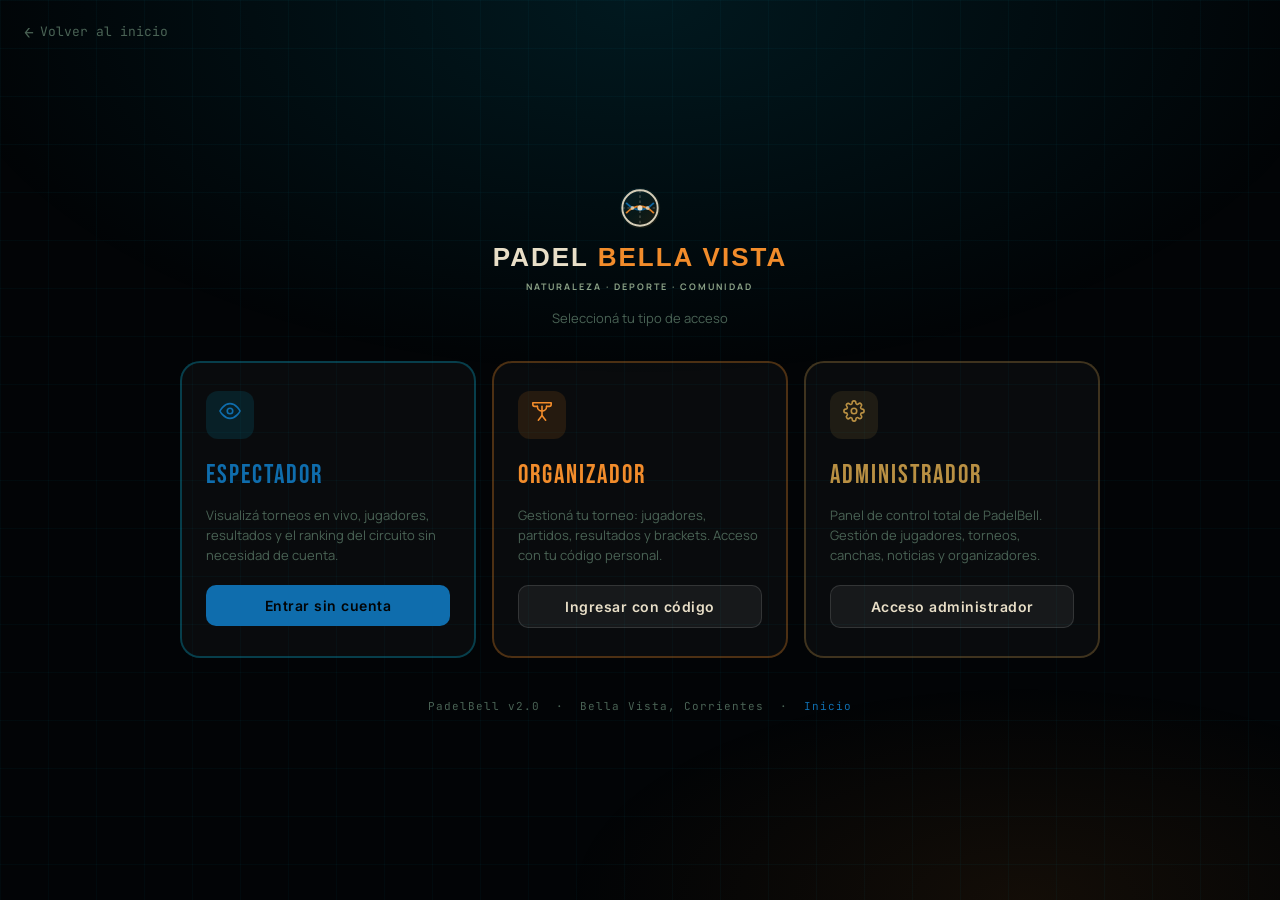
<file: login.html>
<!DOCTYPE html>
<html lang="es">
<head>
  <meta charset="UTF-8">
  <meta name="viewport" content="width=device-width, initial-scale=1.0">
  <title>Acceder — PadelBell · Bella Vista</title>
  <meta name="description" content="Accedé a PadelBell como espectador, organizador o administrador.">
  <link rel="preconnect" href="https://fonts.googleapis.com">
  <link rel="preconnect" href="https://fonts.gstatic.com" crossorigin>
  <link href="https://fonts.googleapis.com/css2?family=Bebas+Neue&family=Inter:wght@300;400;500;600;700&family=JetBrains+Mono:wght@400;500;700&display=swap" rel="stylesheet">
  <link rel="stylesheet" href="css/styles.css">
  <style>
    * { box-sizing: border-box; margin: 0; padding: 0; }

    body {
      min-height: 100vh;
      background: #020406;
      font-family: var(--font-body);
      color: var(--text-primary);
      display: flex;
      flex-direction: column;
      overflow-x: hidden;
    }

    /* ── Partículas de fondo ── */
    .login-bg {
      position: fixed;
      inset: 0;
      z-index: 0;
      overflow: hidden;
    }
    .login-bg::before {
      content: '';
      position: absolute;
      inset: 0;
      background:
        radial-gradient(ellipse 80% 60% at 50% 0%, rgba(0,180,216,.12) 0%, transparent 70%),
        radial-gradient(ellipse 60% 40% at 80% 100%, rgba(232,132,31,.08) 0%, transparent 60%);
    }
    .login-bg-grid {
      position: absolute;
      inset: 0;
      background-image:
        linear-gradient(rgba(0,180,216,.04) 1px, transparent 1px),
        linear-gradient(90deg, rgba(0,180,216,.04) 1px, transparent 1px);
      background-size: 48px 48px;
      animation: gridShift 20s linear infinite;
    }
    @keyframes gridShift {
      0%   { transform: translateY(0); }
      100% { transform: translateY(48px); }
    }

    /* ── Layout ── */
    .login-page {
      position: relative;
      z-index: 1;
      min-height: 100vh;
      display: flex;
      flex-direction: column;
      align-items: center;
      justify-content: center;
      padding: 40px 20px;
    }

    /* ── Back link ── */
    .login-back {
      position: fixed;
      top: 20px;
      left: 24px;
      display: flex;
      align-items: center;
      gap: 6px;
      color: var(--text-muted);
      font-size: 13px;
      font-family: var(--font-mono);
      text-decoration: none;
      transition: color .2s;
      z-index: 10;
    }
    .login-back:hover { color: var(--text-primary); }
    .login-back-arrow { font-size: 16px; }

    /* ── Logo ── */
    .login-logo {
      text-align: center;
      margin-bottom: 48px;
    }
    .login-logo-icon {
      width: 64px;
      height: 64px;
      background: linear-gradient(135deg, rgba(0,180,216,.2), rgba(0,180,216,.05));
      border: 1px solid rgba(0,180,216,.3);
      border-radius: 18px;
      display: flex;
      align-items: center;
      justify-content: center;
      margin: 0 auto 16px;
      animation: glow-pulse 3s ease-in-out infinite;
    }
    @keyframes glow-pulse {
      0%, 100% { box-shadow: 0 0 0 0 rgba(0,180,216,0); }
      50%       { box-shadow: 0 0 20px 4px rgba(0,180,216,.15); }
    }
    .login-logo-name {
      font-family: 'Bebas Neue', sans-serif;
      font-size: 42px;
      letter-spacing: 4px;
      color: var(--text-primary);
      line-height: 1;
    }
    .login-logo-name span { color: var(--accent-primary); }
    .login-logo-tagline {
      font-size: 13px;
      color: var(--text-muted);
      font-family: var(--font-mono);
      letter-spacing: 2px;
      margin-top: 6px;
    }
    .login-tagline-main {
      font-size: 15px;
      color: var(--text-secondary);
      margin-top: 16px;
    }

    /* ── Cards de rol ── */
    .role-cards {
      display: flex;
      flex-direction: column;
      gap: 16px;
      width: 100%;
      max-width: 480px;
    }
    @media (min-width: 860px) {
      .role-cards {
        flex-direction: row;
        max-width: 920px;
      }
    }

    .role-card {
      flex: 1;
      border-radius: 20px;
      padding: 28px 24px;
      cursor: pointer;
      background: rgba(255,255,255,.03);
      border: 2px solid transparent;
      transition: all .3s ease;
      position: relative;
      overflow: hidden;
    }
    .role-card::before {
      content: '';
      position: absolute;
      inset: -1px;
      border-radius: 20px;
      opacity: 0;
      transition: opacity .3s;
    }
    .role-card:hover {
      transform: translateY(-4px);
      box-shadow: 0 20px 60px rgba(0,0,0,.5);
    }

    .role-card--spectator { border-color: rgba(0,180,216,.3); }
    .role-card--spectator:hover { border-color: var(--accent-primary); box-shadow: 0 20px 60px rgba(0,180,216,.1); }

    .role-card--organizer { border-color: rgba(232,132,31,.3); }
    .role-card--organizer:hover { border-color: var(--accent-orange); box-shadow: 0 20px 60px rgba(232,132,31,.1); }

    .role-card--admin { border-color: rgba(185,144,67,.3); }
    .role-card--admin:hover { border-color: #B99043; box-shadow: 0 20px 60px rgba(185,144,67,.1); }

    .role-card.is-dimmed { opacity: .35; pointer-events: none; }
    .role-card.is-expanded { border-color: currentColor; }

    .role-card__icon {
      width: 48px;
      height: 48px;
      border-radius: 12px;
      display: flex;
      align-items: center;
      justify-content: center;
      margin-bottom: 16px;
    }
    .role-card--spectator .role-card__icon { background: rgba(0,180,216,.12); color: var(--accent-primary); }
    .role-card--organizer .role-card__icon { background: rgba(232,132,31,.12); color: var(--accent-orange); }
    .role-card--admin     .role-card__icon { background: rgba(185,144,67,.12); color: #B99043; }

    .role-card__title {
      font-family: 'Bebas Neue', sans-serif;
      font-size: 26px;
      letter-spacing: 2px;
      margin-bottom: 8px;
    }
    .role-card--spectator .role-card__title { color: var(--accent-primary); }
    .role-card--organizer .role-card__title { color: var(--accent-orange); }
    .role-card--admin     .role-card__title { color: #B99043; }

    .role-card__desc {
      font-size: 13px;
      color: var(--text-muted);
      line-height: 1.55;
      margin-bottom: 20px;
    }

    /* ── Botón principal de la card ── */
    .role-card__btn {
      width: 100%;
      padding: 12px 20px;
      border-radius: 10px;
      border: none;
      font-family: 'Inter', sans-serif;
      font-weight: 600;
      font-size: 14px;
      cursor: pointer;
      transition: all .2s;
      letter-spacing: .5px;
    }
    .role-card--spectator .role-card__btn {
      background: var(--accent-primary);
      color: #020406;
    }
    .role-card--spectator .role-card__btn:hover { opacity: .9; }
    .role-card--organizer .role-card__btn,
    .role-card--admin     .role-card__btn {
      background: rgba(255,255,255,.06);
      border: 1px solid rgba(255,255,255,.12);
      color: var(--text-primary);
    }
    .role-card--organizer .role-card__btn:hover { background: rgba(232,132,31,.15); border-color: var(--accent-orange); }
    .role-card--admin     .role-card__btn:hover { background: rgba(185,144,67,.15); border-color: #B99043; }

    /* ── PIN section ── */
    .role-card__pin-section {
      display: none;
      margin-top: 16px;
      animation: fadeSlideIn .25s ease;
    }
    .role-card__pin-section.open { display: block; }

    @keyframes fadeSlideIn {
      from { opacity: 0; transform: translateY(-8px); }
      to   { opacity: 1; transform: translateY(0); }
    }

    .pin-label {
      font-size: 11px;
      color: var(--text-muted);
      font-family: var(--font-mono);
      letter-spacing: 1px;
      text-transform: uppercase;
      margin-bottom: 8px;
    }

    .pin-input {
      width: 100%;
      text-align: center;
      font-size: 20px;
      font-family: 'JetBrains Mono', monospace;
      letter-spacing: 4px;
      background: rgba(0,0,0,.4);
      border: 2px solid rgba(255,255,255,.1);
      border-radius: 12px;
      color: var(--text-primary);
      padding: 14px 20px;
      outline: none;
      transition: border-color .2s, box-shadow .2s;
      margin-bottom: 10px;
    }
    .pin-input:focus {
      border-color: var(--accent-primary);
      box-shadow: 0 0 0 3px rgba(0,180,216,.15);
    }
    .role-card--organizer .pin-input:focus {
      border-color: var(--accent-orange);
      box-shadow: 0 0 0 3px rgba(232,132,31,.15);
    }
    .role-card--admin .pin-input:focus {
      border-color: #B99043;
      box-shadow: 0 0 0 3px rgba(185,144,67,.15);
    }

    .pin-error {
      font-size: 12px;
      color: #f87171;
      font-family: var(--font-mono);
      text-align: center;
      margin-top: 6px;
      min-height: 18px;
      animation: shake .35s ease;
    }
    @keyframes shake {
      0%,100% { transform: translateX(0); }
      20%      { transform: translateX(-6px); }
      40%      { transform: translateX(6px); }
      60%      { transform: translateX(-4px); }
      80%      { transform: translateX(4px); }
    }

    .pin-submit {
      width: 100%;
      padding: 12px;
      border-radius: 10px;
      border: none;
      font-weight: 700;
      font-size: 14px;
      cursor: pointer;
      transition: all .2s;
      margin-top: 4px;
    }
    .role-card--organizer .pin-submit { background: var(--accent-orange); color: white; }
    .role-card--admin     .pin-submit { background: #B99043; color: #020406; }
    .pin-submit:hover { filter: brightness(1.1); }

    /* ── Footer info ── */
    .login-footer {
      margin-top: 40px;
      text-align: center;
      font-size: 11px;
      color: var(--text-muted);
      font-family: var(--font-mono);
      letter-spacing: 1px;
    }
    .login-footer a { color: var(--accent-primary); text-decoration: none; }
    .login-footer a:hover { color: var(--text-primary); }
  </style>
</head>
<body>
<div class="login-bg">
  <div class="login-bg-grid"></div>
</div>

<a href="index.html" class="login-back">
  <span class="login-back-arrow">←</span> Volver al inicio
</a>

<div class="login-page">

  <!-- Logo -->
  <div class="login-logo" style="display: flex; flex-direction: column; align-items: center; text-align: center; margin-bottom: 32px;">
    <!-- Nuevo Isotipo SVG — sol, pelota de pádel, naranja y Paraná -->
    <svg width="48" height="48" viewBox="0 0 38 38" fill="none" xmlns="http://www.w3.org/2000/svg" style="margin-bottom: 12px;">
      <circle cx="19" cy="19" r="16" fill="url(#pbv-logo-grad)" opacity="0.15"/>
      <circle cx="19" cy="19" r="14" stroke="var(--accent-cream)" stroke-width="1.5" fill="none" opacity="0.9"/>
      <!-- Cancha / Red grid -->
      <line x1="19" y1="5" x2="19" y2="33" stroke="var(--accent-cream)" stroke-width="0.8" opacity="0.35" stroke-dasharray="2 2"/>
      <line x1="5" y1="19" x2="33" y2="19" stroke="var(--accent-cream)" stroke-width="0.8" opacity="0.35" stroke-dasharray="2 2"/>
      <!-- Costura pelota / Paraná curves -->
      <path d="M8 15 Q19 26 30 15" stroke="var(--accent-primary)" stroke-width="1.5" fill="none" opacity="0.9"/>
      <path d="M8 23 Q19 12 30 23" stroke="var(--accent-orange)" stroke-width="1.5" fill="none" opacity="0.9"/>
      <!-- Puntos / Geometría naranja y pala -->
      <circle cx="19" cy="19" r="2" fill="var(--accent-cream)"/>
      <circle cx="13" cy="19" r="1.5" fill="var(--accent-cream)" opacity="0.7"/>
      <circle cx="25" cy="19" r="1.5" fill="var(--accent-cream)" opacity="0.7"/>
      <defs>
        <linearGradient id="pbv-logo-grad" x1="0" y1="0" x2="38" y2="38" gradientUnits="userSpaceOnUse">
          <stop offset="0%" stop-color="var(--accent-primary)"/>
          <stop offset="50%" stop-color="var(--accent-teal)"/>
          <stop offset="100%" stop-color="var(--accent-orange)"/>
        </linearGradient>
      </defs>
    </svg>
    <div class="login-logo-name" style="font-family:var(--font-display);font-weight:900;font-size:26px;letter-spacing:2px;color:var(--accent-cream);text-transform:uppercase;line-height:1;margin-bottom:6px;">
      PADEL <span style="color:var(--accent-orange);">BELLA VISTA</span>
    </div>
    <div class="login-logo-tagline" style="font-family:var(--font-body);font-size:9px;letter-spacing:2px;color:var(--text-secondary);text-transform:uppercase;margin-top:4px;font-weight:700;">
      Naturaleza · Deporte · Comunidad
    </div>
    <div class="login-tagline-main" style="margin-top: 14px; font-size: 13px; color: var(--text-muted); font-family: var(--font-body);">Seleccioná tu tipo de acceso</div>
  </div>

  <!-- Cards de rol -->
  <div class="role-cards" id="role-cards">

    <!-- Card: Espectador -->
    <div class="role-card role-card--spectator" id="card-spectator" onclick="enterAsSpectator()">
      <div class="role-card__icon">
        <span data-icon="eye" data-size="22"></span>
      </div>
      <div class="role-card__title">Espectador</div>
      <div class="role-card__desc">
        Visualizá torneos en vivo, jugadores, resultados y el ranking del circuito sin necesidad de cuenta.
      </div>
      <button class="role-card__btn">
        Entrar sin cuenta
      </button>
    </div>

    <!-- Card: Organizador -->
    <div class="role-card role-card--organizer" id="card-organizer" onclick="if(!event.target.closest('.role-card__pin-section')) togglePin('organizer')">
      <div class="role-card__icon">
        <span data-icon="trophy" data-size="22"></span>
      </div>
      <div class="role-card__title">Organizador</div>
      <div class="role-card__desc">
        Gestioná tu torneo: jugadores, partidos, resultados y brackets. Acceso con tu código personal.
      </div>
      <button class="role-card__btn" id="btn-organizer">
        Ingresar con código
      </button>
      <div class="role-card__pin-section" id="pin-organizer" onclick="event.stopPropagation()">
        <div class="pin-label">Contraseña de Organizador</div>
        <input
          type="password"
          class="pin-input"
          id="input-organizer"
          maxlength="20"
          placeholder="Contraseña"
          autocomplete="off"
          onkeydown="if(event.key==='Enter') loginOrg()"
        >
        <div class="pin-error" id="error-organizer"></div>
        <button class="pin-submit" onclick="loginOrg()">Acceder al panel</button>
      </div>
    </div>

    <!-- Card: Administrador -->
    <div class="role-card role-card--admin" id="card-admin" onclick="if(!event.target.closest('.role-card__pin-section')) togglePin('admin')">
      <div class="role-card__icon">
        <span data-icon="settings" data-size="22"></span>
      </div>
      <div class="role-card__title">Administrador</div>
      <div class="role-card__desc">
        Panel de control total de PadelBell. Gestión de jugadores, torneos, canchas, noticias y organizadores.
      </div>
      <button class="role-card__btn" id="btn-admin">
        Acceso administrador
      </button>
      <div class="role-card__pin-section" id="pin-admin" onclick="event.stopPropagation()">
        <div class="pin-label">Contraseña de administrador</div>
        <input
          type="password"
          class="pin-input"
          id="input-admin"
          maxlength="20"
          placeholder="Contraseña"
          autocomplete="off"
          onkeydown="if(event.key==='Enter') loginAdmin()"
        >
        <div class="pin-error" id="error-admin"></div>
        <button class="pin-submit" onclick="loginAdmin()">Entrar como Admin</button>
      </div>
    </div>

  </div>

  <!-- Footer info -->
  <div class="login-footer">
    <p>PadelBell v2.0 &nbsp;·&nbsp; Bella Vista, Corrientes &nbsp;·&nbsp; <a href="index.html">Inicio</a></p>
  </div>

</div>

<script src="js/icons.js"></script>
<script src="js/data.js"></script>
<script>
  // Render icons on load
  document.addEventListener('DOMContentLoaded', function() {
    renderIcons();
  });

  function renderIcons() {
    if (typeof icon !== 'function') return;
    document.querySelectorAll('[data-icon]').forEach(el => {
      const name  = el.dataset.icon;
      const size  = el.dataset.size  ? parseInt(el.dataset.size)  : 16;
      const color = el.dataset.color || 'currentColor';
      el.innerHTML = icon(name, { size, color });
    });
  }

  // ── Espectador ──
  function enterAsSpectator() {
    AUTH.logout();
    location.href = 'index.html';
  }

  // ── Toggle sección PIN ──
  let openCard = null;

  function togglePin(which) {
    const pinEl  = document.getElementById('pin-' + which);
    const cards  = document.querySelectorAll('.role-card');
    const isOpen = pinEl.classList.contains('open');

    // Cerrar todos
    document.querySelectorAll('.role-card__pin-section').forEach(s => s.classList.remove('open'));
    cards.forEach(c => c.classList.remove('is-dimmed', 'is-expanded'));
    openCard = null;

    if (!isOpen) {
      pinEl.classList.add('open');
      openCard = which;

      // Atenuar las otras cards
      cards.forEach(c => {
        if (!c.id.includes(which)) c.classList.add('is-dimmed');
      });
      document.getElementById('card-' + which).classList.add('is-expanded');

      // Focus en el input
      setTimeout(() => {
        const inp = document.getElementById('input-' + which);
        if (inp) inp.focus();
      }, 50);
    }
  }

  // ── Login Organizador ──
  function loginOrg() {
    const pin = document.getElementById('input-organizer').value;
    const errEl = document.getElementById('error-organizer');

    if (!pin) {
      showPinError('error-organizer', 'Ingresá la contraseña');
      return;
    }

    const org = AUTH.loginOrganizer(pin);
    if (org) {
      showPinSuccess('error-organizer', 'Acceso correcto...');
      setTimeout(() => location.href = 'organizador.html', 600);
    } else {
      showPinError('error-organizer', 'Contraseña incorrecta.');
      document.getElementById('input-organizer').value = '';
      document.getElementById('input-organizer').focus();
    }
  }

  // ── Login Admin ──
  function loginAdmin() {
    const pin = document.getElementById('input-admin').value;
    const errEl = document.getElementById('error-admin');

    if (!pin) {
      showPinError('error-admin', 'Ingresá la contraseña');
      return;
    }

    const ok = AUTH.loginAdmin(pin);
    if (ok) {
      showPinSuccess('error-admin', 'Bienvenido, Mariano...');
      setTimeout(() => location.href = 'admin.html', 600);
    } else {
      showPinError('error-admin', 'Contraseña incorrecta');
      document.getElementById('input-admin').value = '';
      document.getElementById('input-admin').focus();
    }
  }

  function showPinError(id, msg) {
    const el = document.getElementById(id);
    el.textContent = msg;
    el.style.color = '#f87171';
    el.style.animation = 'none';
    el.offsetHeight; // reflow
    el.style.animation = 'shake .35s ease';
  }

  function showPinSuccess(id, msg) {
    const el = document.getElementById(id);
    el.textContent = msg;
    el.style.color = '#4ade80';
    el.style.animation = 'none';
  }
</script>
</body>
</html>
</file>
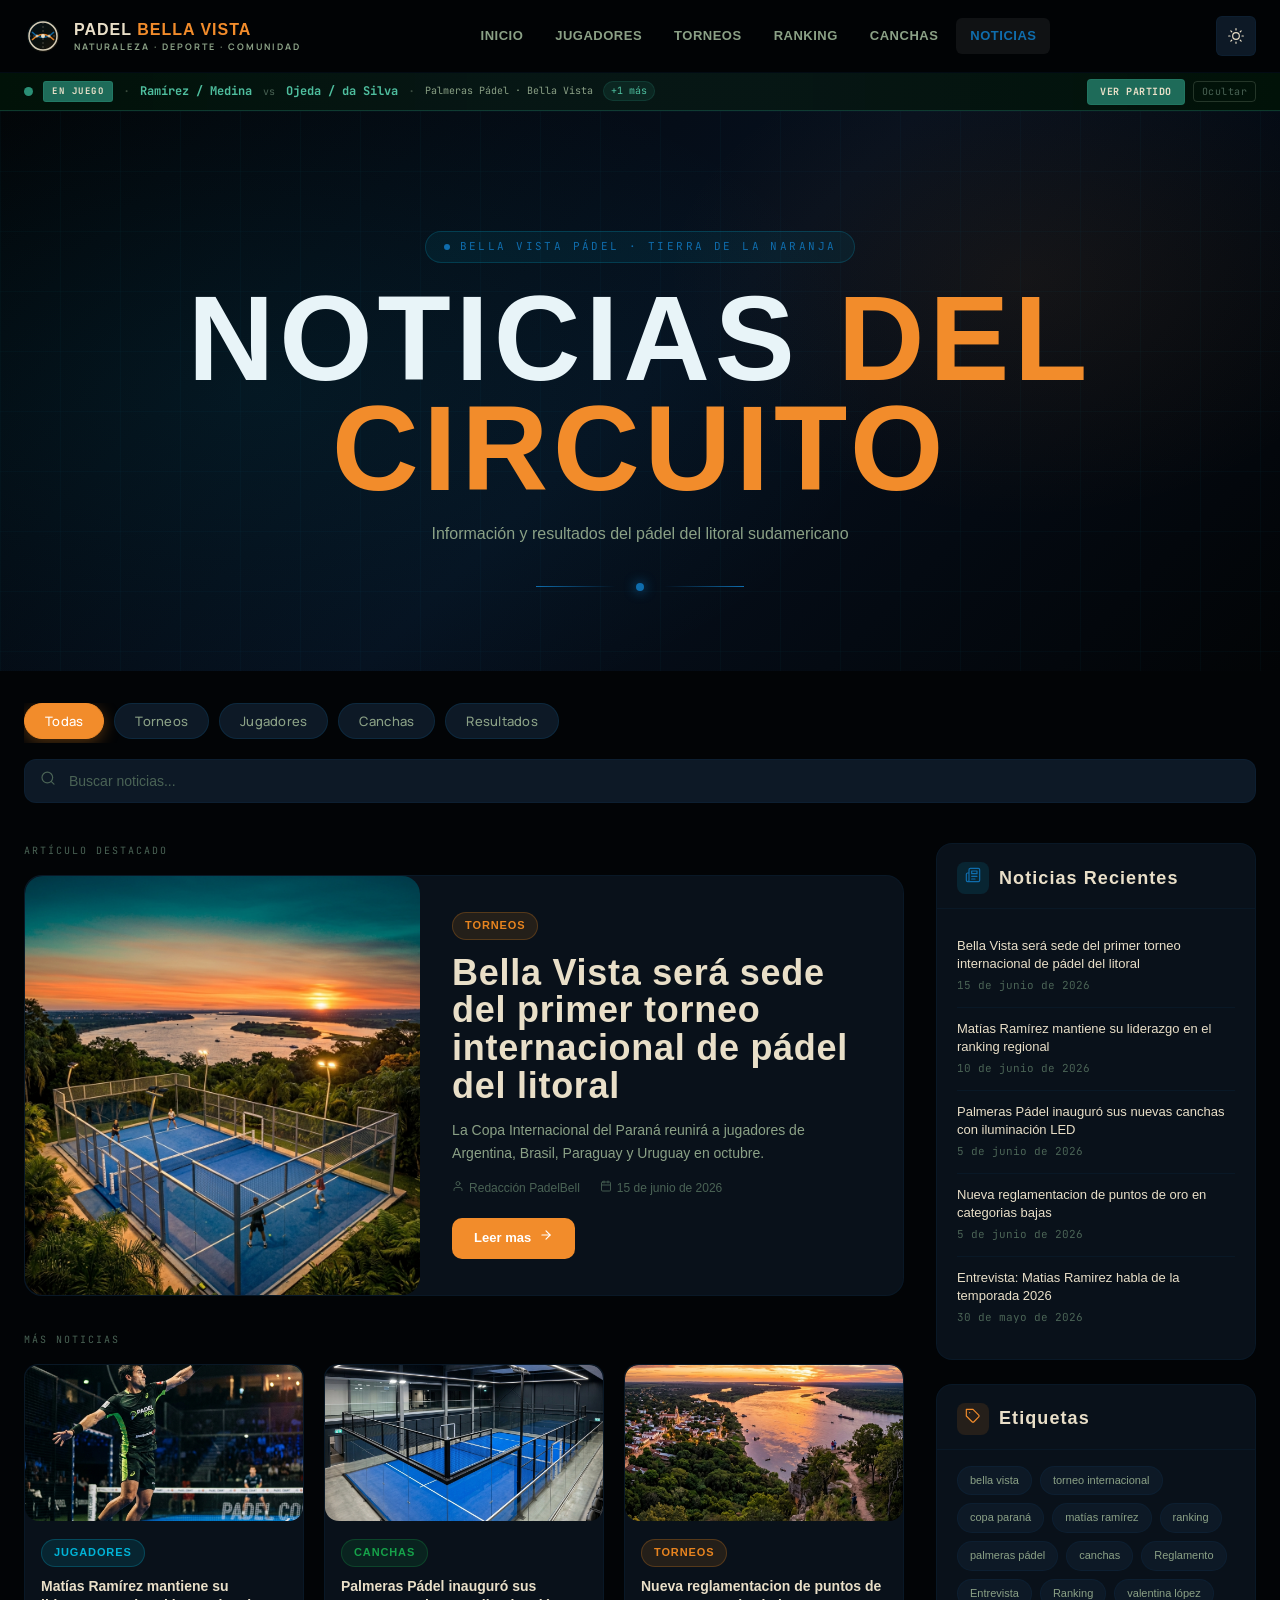
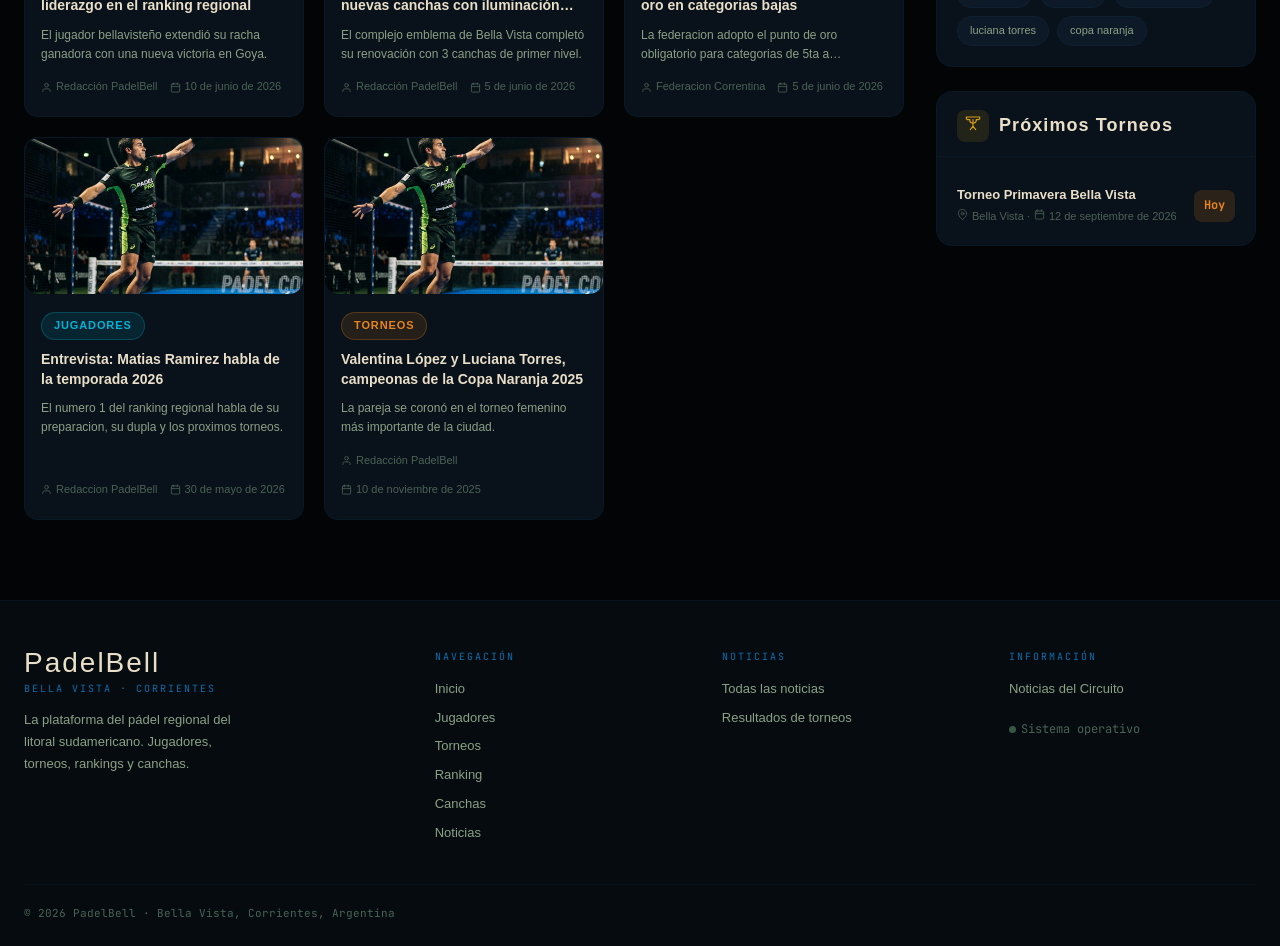
<file: noticias.html>
﻿<!DOCTYPE html>
<html lang="es">
<head>
  <meta charset="UTF-8">
  <meta name="viewport" content="width=device-width, initial-scale=1.0">
  <!-- PWA -->
  <link rel="manifest" href="site.webmanifest">
  <meta name="theme-color" content="#020406">
  <meta name="apple-mobile-web-app-capable" content="yes">
  <meta name="apple-mobile-web-app-title" content="Padel Bella Vista">
  <meta name="description" content="Noticias del circuito de padel del litoral sudamericano. Torneos, jugadores, resultados y novedades de Padel Bella Vista Corrientes.">
  <title>Noticias | Padel Bella Vista</title>
  <link rel="preconnect" href="https://fonts.googleapis.com">
  <link rel="preconnect" href="https://fonts.gstatic.com" crossorigin>
  <link href="https://fonts.googleapis.com/css2?family=Montserrat:ital,wght@0,300;0,400;0,500;0,600;0,700;0,800;0,900;1,400&family=Cormorant:ital,wght@0,400;0,500;0,600;0,700;1,400;1,500&family=JetBrains+Mono:wght@400;500&display=swap" rel="stylesheet">
  <link rel="stylesheet" href="css/styles.css">
  <style>
    /* ─── Reset & base ─── */
    *, *::before, *::after { box-sizing: border-box; margin: 0; padding: 0; }
    html { scroll-behavior: smooth; }
    body {
      background: var(--bg-base);
      color: var(--text-primary);
      font-family: 'Inter', sans-serif;
      min-height: 100vh;
      overflow-x: hidden;
    }
    a { text-decoration: none; color: inherit; }

    .container {
      max-width: 1280px;
      margin: 0 auto;
      padding: 0 24px;
    }

    /* ─── Hero ─── */
    .news-hero {
      position: relative;
      padding: 120px 0 80px;
      overflow: hidden;
      background: linear-gradient(135deg, #020406 0%, #06101e 50%, #020406 100%);
    }
    .news-hero::before {
      content: '';
      position: absolute;
      inset: 0;
      background:
        radial-gradient(ellipse 900px 500px at 20% 50%, rgba(0,180,216,0.08) 0%, transparent 70%),
        radial-gradient(ellipse 600px 400px at 80% 30%, rgba(232,132,31,0.07) 0%, transparent 60%);
      pointer-events: none;
    }
    .news-hero::after {
      content: '';
      position: absolute;
      inset: 0;
      background-image:
        linear-gradient(rgba(0,180,216,0.03) 1px, transparent 1px),
        linear-gradient(90deg, rgba(0,180,216,0.03) 1px, transparent 1px);
      background-size: 60px 60px;
      animation: gridShift 20s linear infinite;
      pointer-events: none;
    }
    @keyframes gridShift {
      0%   { transform: translate(0,0); }
      100% { transform: translate(60px,60px); }
    }

    .hero-content {
      position: relative;
      z-index: 2;
      text-align: center;
    }
    .hero-eyebrow {
      display: inline-flex;
      align-items: center;
      gap: 10px;
      font-family: 'JetBrains Mono', monospace;
      font-size: 11px;
      letter-spacing: 0.22em;
      color: var(--accent-primary);
      text-transform: uppercase;
      margin-bottom: 20px;
      padding: 6px 18px;
      background: rgba(0,180,216,0.08);
      border: 1px solid rgba(0,180,216,0.2);
      border-radius: 999px;
    }
    .hero-eyebrow-dot {
      width: 6px; height: 6px;
      border-radius: 50%;
      background: var(--accent-primary);
      animation: pulse 2s ease-in-out infinite;
    }
    @keyframes pulse {
      0%, 100% { opacity: 1; transform: scale(1); }
      50%       { opacity: 0.5; transform: scale(0.7); }
    }
    .hero-title {
      font-family: 'Bebas Neue', sans-serif;
      font-size: clamp(64px, 10vw, 120px);
      line-height: 0.92;
      letter-spacing: 0.04em;
      color: #E8F4F8;
      margin-bottom: 6px;
    }
    .hero-title .orange { color: var(--accent-orange); }
    .hero-sub {
      font-size: 16px;
      color: var(--text-secondary);
      max-width: 520px;
      margin: 18px auto 0;
      line-height: 1.6;
    }
    .hero-lines {
      display: flex;
      align-items: center;
      justify-content: center;
      gap: 20px;
      margin-top: 36px;
    }
    .hero-line {
      height: 1px;
      width: 80px;
      background: linear-gradient(90deg, transparent, var(--accent-primary));
    }
    .hero-line.rev { background: linear-gradient(90deg, var(--accent-primary), transparent); }
    .hero-line-dot {
      width: 8px; height: 8px;
      border-radius: 50%;
      background: var(--accent-primary);
      box-shadow: 0 0 12px var(--accent-primary);
    }

    /* ─── Filters row ─── */
    .filters-section {
      padding: 32px 0 0;
    }
    .filters-inner {
      display: flex;
      flex-direction: column;
      gap: 16px;
    }
    .chips-row {
      display: flex;
      gap: 10px;
      overflow-x: auto;
      scrollbar-width: none;
      padding-bottom: 4px;
    }
    .chips-row::-webkit-scrollbar { display: none; }
    .cat-chip {
      flex-shrink: 0;
      padding: 8px 20px;
      border-radius: 999px;
      border: 1px solid var(--border-default, rgba(255,255,255,0.1));
      background: var(--bg-elevated);
      color: var(--text-secondary);
      font-size: 13px;
      font-weight: 500;
      cursor: pointer;
      transition: all 0.2s ease;
      white-space: nowrap;
      letter-spacing: 0.02em;
    }
    .cat-chip:hover {
      border-color: var(--accent-orange);
      color: var(--accent-orange);
    }
    .cat-chip.active {
      background: var(--accent-orange);
      border-color: var(--accent-orange);
      color: #fff;
      box-shadow: 0 4px 16px rgba(232,132,31,0.35);
    }

    /* ─── Search ─── */
    .search-wrap {
      position: relative;
    }
    .search-icon {
      position: absolute;
      left: 16px;
      top: 50%;
      transform: translateY(-50%);
      color: var(--text-muted);
      display: flex;
      align-items: center;
      pointer-events: none;
    }
    #news-search {
      width: 100%;
      padding: 13px 16px 13px 44px;
      background: var(--bg-elevated);
      border: 1px solid var(--border-subtle, rgba(255,255,255,0.07));
      border-radius: 12px;
      color: var(--text-primary);
      font-family: 'Inter', sans-serif;
      font-size: 14px;
      transition: border-color 0.2s, box-shadow 0.2s;
      outline: none;
    }
    #news-search::placeholder { color: var(--text-muted); }
    #news-search:focus {
      border-color: var(--accent-primary);
      box-shadow: 0 0 0 3px rgba(0,180,216,0.12);
    }

    /* ─── Main layout ─── */
    .news-layout {
      padding: 40px 0 80px;
      display: grid;
      grid-template-columns: 1fr 320px;
      gap: 32px;
      align-items: start;
    }

    /* ─── Featured card ─── */
    .section-label {
      font-family: 'JetBrains Mono', monospace;
      font-size: 10px;
      letter-spacing: 0.2em;
      text-transform: uppercase;
      color: var(--text-muted);
      margin-bottom: 16px;
    }
    #featured-article { margin-bottom: 36px; }
    .featured-card {
      display: grid;
      grid-template-columns: 45% 55%;
      border-radius: 18px;
      overflow: hidden;
      background: var(--bg-card);
      border: 1px solid var(--border-subtle, rgba(255,255,255,0.07));
      transition: transform 0.3s ease, box-shadow 0.3s ease;
    }
    .featured-card:hover {
      transform: translateY(-3px);
      box-shadow: 0 20px 60px rgba(0,0,0,0.5);
    }
    .featured-img-wrap {
      position: relative;
      min-height: 320px;
      overflow: hidden;
    }
    .featured-img {
      width: 100%;
      height: 100%;
      object-fit: cover;
      display: block;
      transition: transform 0.5s ease;
    }
    .featured-card:hover .featured-img { transform: scale(1.04); }
    .featured-content {
      padding: 36px 32px;
      display: flex;
      flex-direction: column;
      justify-content: center;
      gap: 14px;
    }
    .cat-badge-news {
      display: inline-block;
      padding: 4px 12px;
      border-radius: 999px;
      font-size: 11px;
      font-weight: 600;
      letter-spacing: 0.08em;
      text-transform: uppercase;
      border: 1px solid transparent;
      width: fit-content;
    }
    .featured-title {
      font-family: 'Bebas Neue', sans-serif;
      font-size: clamp(26px, 3vw, 36px);
      line-height: 1.05;
      letter-spacing: 0.02em;
      color: var(--text-primary);
    }
    .featured-excerpt {
      font-size: 14px;
      color: var(--text-secondary);
      line-height: 1.65;
      display: -webkit-box;
      -webkit-line-clamp: 3;
      -webkit-box-orient: vertical;
      overflow: hidden;
    }
    .featured-meta {
      display: flex;
      gap: 20px;
      font-size: 12px;
      color: var(--text-muted);
    }
    .meta-author, .meta-date {
      display: flex;
      align-items: center;
      gap: 5px;
    }
    .btn-read-more {
      display: inline-flex;
      align-items: center;
      gap: 8px;
      padding: 10px 22px;
      background: var(--accent-orange);
      color: #fff;
      border-radius: 10px;
      font-size: 13px;
      font-weight: 600;
      width: fit-content;
      transition: background 0.2s, transform 0.2s, box-shadow 0.2s;
      margin-top: 6px;
    }
    .btn-read-more:hover {
      background: #d4741a;
      transform: translateX(2px);
      box-shadow: 0 6px 20px rgba(232,132,31,0.35);
    }

    /* ─── News grid ─── */
    #news-grid {
      display: grid;
      grid-template-columns: repeat(3, 1fr);
      gap: 20px;
    }
    .news-card {
      background: var(--bg-card);
      border: 1px solid var(--border-subtle, rgba(255,255,255,0.07));
      border-radius: 14px;
      overflow: hidden;
      display: flex;
      flex-direction: column;
      transition: transform 0.25s ease, box-shadow 0.25s ease, border-color 0.25s ease;
      cursor: pointer;
    }
    .news-card:hover {
      transform: translateY(-4px);
      box-shadow: 0 12px 40px rgba(0,0,0,0.5), 0 0 0 1px var(--cat-glow, #00B4D8), 0 0 24px rgba(0,0,0,0.3);
      border-color: var(--cat-glow, #00B4D8);
    }
    .news-card-img {
      width: 100%;
      aspect-ratio: 16/9;
      overflow: hidden;
      flex-shrink: 0;
    }
    .news-card-img img {
      width: 100%;
      height: 100%;
      object-fit: cover;
      display: block;
      transition: transform 0.4s ease;
    }
    .news-card:hover .news-card-img img { transform: scale(1.06); }
    .news-card-body {
      padding: 18px 16px 20px;
      display: flex;
      flex-direction: column;
      gap: 10px;
      flex: 1;
    }
    .news-card-title {
      font-family: 'Inter', sans-serif;
      font-size: 14px;
      font-weight: 700;
      line-height: 1.4;
      color: var(--text-primary);
      display: -webkit-box;
      -webkit-line-clamp: 2;
      -webkit-box-orient: vertical;
      overflow: hidden;
    }
    .news-card-excerpt {
      font-size: 12px;
      color: var(--text-secondary);
      line-height: 1.6;
      display: -webkit-box;
      -webkit-line-clamp: 2;
      -webkit-box-orient: vertical;
      overflow: hidden;
      flex: 1;
    }
    .news-card-meta {
      display: flex;
      gap: 12px;
      font-size: 11px;
      color: var(--text-muted);
      margin-top: 4px;
      flex-wrap: wrap;
    }
    .news-card-meta span {
      display: flex;
      align-items: center;
      gap: 4px;
    }

    /* ─── img-skeleton ─── */
    .img-skeleton {
      background: linear-gradient(135deg, var(--bg-elevated) 25%, #0d1a28 50%, var(--bg-elevated) 75%);
      background-size: 200% 100%;
      animation: skeleton 1.6s ease-in-out infinite;
    }
    @keyframes skeleton {
      0%   { background-position: 200% 0; }
      100% { background-position: -200% 0; }
    }
    .img-skeleton img.loaded { animation: none; background: none; }

    /* ─── Sidebar ─── */
    .sidebar {
      display: flex;
      flex-direction: column;
      gap: 24px;
      position: sticky;
      top: 90px;
    }
    .sidebar-widget {
      background: var(--bg-card);
      border: 1px solid var(--border-subtle, rgba(255,255,255,0.07));
      border-radius: 16px;
      overflow: hidden;
    }
    .widget-header {
      padding: 18px 20px 14px;
      border-bottom: 1px solid var(--border-subtle, rgba(255,255,255,0.07));
      display: flex;
      align-items: center;
      gap: 10px;
    }
    .widget-header-icon {
      width: 32px; height: 32px;
      border-radius: 8px;
      background: rgba(0,180,216,0.12);
      display: flex;
      align-items: center;
      justify-content: center;
      color: var(--accent-primary);
      flex-shrink: 0;
    }
    .widget-title {
      font-family: 'Bebas Neue', sans-serif;
      font-size: 18px;
      letter-spacing: 0.06em;
      color: var(--text-primary);
    }
    .widget-body {
      padding: 16px 20px 20px;
    }

    /* Recent items */
    .recent-item {
      padding: 12px 0;
      border-bottom: 1px solid var(--border-subtle, rgba(255,255,255,0.05));
      display: flex;
      flex-direction: column;
      gap: 4px;
    }
    .recent-item:last-child { border-bottom: none; }
    .recent-title {
      font-size: 13px;
      font-weight: 500;
      color: var(--text-primary);
      line-height: 1.4;
      display: -webkit-box;
      -webkit-line-clamp: 2;
      -webkit-box-orient: vertical;
      overflow: hidden;
      transition: color 0.2s;
    }
    .recent-title:hover { color: var(--accent-primary); }
    .recent-date {
      font-size: 11px;
      color: var(--text-muted);
      font-family: 'JetBrains Mono', monospace;
    }

    /* Tags */
    #sidebar-tags {
      display: flex;
      flex-wrap: wrap;
      gap: 8px;
    }
    .tag-pill {
      padding: 5px 12px;
      border-radius: 999px;
      background: var(--bg-elevated);
      border: 1px solid var(--border-subtle, rgba(255,255,255,0.07));
      font-size: 11px;
      color: var(--text-secondary);
      cursor: pointer;
      transition: background 0.2s, color 0.2s, border-color 0.2s;
      white-space: nowrap;
    }
    .tag-pill:hover {
      background: rgba(0,180,216,0.15);
      color: var(--accent-primary);
      border-color: rgba(0,180,216,0.3);
    }

    /* Sidebar tournament */
    .sidebar-tournament {
      display: flex;
      align-items: center;
      justify-content: space-between;
      gap: 12px;
      padding: 14px 0;
      border-bottom: 1px solid var(--border-subtle, rgba(255,255,255,0.05));
    }
    .sidebar-tournament:last-child { border-bottom: none; padding-bottom: 0; }
    .sdt-info { flex: 1; min-width: 0; }
    .sdt-name {
      font-size: 13px;
      font-weight: 600;
      color: var(--text-primary);
      line-height: 1.3;
      margin-bottom: 4px;
    }
    .sdt-meta {
      font-size: 11px;
      color: var(--text-muted);
      display: flex;
      align-items: center;
      gap: 4px;
      flex-wrap: wrap;
    }
    .sdt-days {
      flex-shrink: 0;
      padding: 6px 10px;
      border-radius: 8px;
      font-size: 12px;
      font-weight: 700;
      font-family: 'JetBrains Mono', monospace;
      white-space: nowrap;
    }

    /* ─── FAB ─── */
    #fab-add-news {
      position: fixed;
      bottom: 32px;
      right: 32px;
      z-index: 400;
      width: 56px;
      height: 56px;
      border-radius: 50%;
      background: var(--accent-orange);
      border: none;
      cursor: pointer;
      display: flex;
      align-items: center;
      justify-content: center;
      color: #fff;
      box-shadow: 0 6px 24px rgba(232,132,31,0.45);
      transition: transform 0.2s ease, box-shadow 0.2s ease;
      animation: fabPulse 3s ease-in-out infinite;
    }
    @keyframes fabPulse {
      0%, 100% { box-shadow: 0 6px 24px rgba(232,132,31,0.45); }
      50%       { box-shadow: 0 6px 40px rgba(232,132,31,0.7), 0 0 0 8px rgba(232,132,31,0.1); }
    }
    #fab-add-news:hover {
      transform: scale(1.1);
      box-shadow: 0 10px 36px rgba(232,132,31,0.65);
      animation: none;
    }
    .fab-tooltip {
      position: absolute;
      right: 64px;
      white-space: nowrap;
      background: var(--bg-elevated);
      color: var(--text-primary);
      font-size: 12px;
      padding: 5px 12px;
      border-radius: 8px;
      border: 1px solid var(--border-subtle, rgba(255,255,255,0.1));
      opacity: 0;
      pointer-events: none;
      transition: opacity 0.2s;
    }
    #fab-add-news:hover .fab-tooltip { opacity: 1; }

    /* ─── Modal ─── */
    .modal-overlay {
      position: fixed;
      inset: 0;
      z-index: 1000;
      background: rgba(2,4,6,0.85);
      backdrop-filter: blur(8px);
      -webkit-backdrop-filter: blur(8px);
      display: flex;
      align-items: center;
      justify-content: center;
      padding: 24px;
      opacity: 0;
      pointer-events: none;
      transition: opacity 0.25s ease;
    }
    .modal-overlay.open {
      opacity: 1;
      pointer-events: all;
    }
    .modal-card {
      background: var(--bg-card);
      border: 1px solid var(--border-default, rgba(255,255,255,0.1));
      border-radius: 20px;
      width: 100%;
      max-width: 560px;
      max-height: 90vh;
      overflow-y: auto;
      scrollbar-width: thin;
      scrollbar-color: var(--bg-elevated) transparent;
      box-shadow: 0 30px 80px rgba(0,0,0,0.7);
      transform: translateY(20px) scale(0.97);
      transition: transform 0.25s ease;
    }
    .modal-overlay.open .modal-card {
      transform: translateY(0) scale(1);
    }
    .modal-header {
      padding: 24px 28px 20px;
      border-bottom: 1px solid var(--border-subtle, rgba(255,255,255,0.07));
      display: flex;
      align-items: center;
      justify-content: space-between;
    }
    .modal-header-title {
      font-family: 'Bebas Neue', sans-serif;
      font-size: 26px;
      letter-spacing: 0.06em;
      color: var(--text-primary);
    }
    .modal-close-btn {
      width: 36px; height: 36px;
      border-radius: 10px;
      background: var(--bg-elevated);
      border: 1px solid var(--border-subtle, rgba(255,255,255,0.07));
      color: var(--text-secondary);
      cursor: pointer;
      display: flex;
      align-items: center;
      justify-content: center;
      transition: background 0.2s, color 0.2s;
      flex-shrink: 0;
    }
    .modal-close-btn:hover {
      background: rgba(220,38,38,0.15);
      color: var(--accent-red, #DC2626);
      border-color: rgba(220,38,38,0.3);
    }
    .modal-body {
      padding: 24px 28px 28px;
    }
    .form-group {
      margin-bottom: 18px;
    }
    .form-label {
      display: block;
      font-size: 12px;
      font-weight: 600;
      letter-spacing: 0.05em;
      text-transform: uppercase;
      color: var(--text-secondary);
      margin-bottom: 7px;
    }
    .form-label .req { color: var(--accent-orange); }
    .form-control {
      width: 100%;
      padding: 11px 14px;
      background: var(--bg-elevated);
      border: 1px solid var(--border-subtle, rgba(255,255,255,0.07));
      border-radius: 10px;
      color: var(--text-primary);
      font-family: 'Inter', sans-serif;
      font-size: 14px;
      outline: none;
      transition: border-color 0.2s, box-shadow 0.2s;
    }
    .form-control::placeholder { color: var(--text-muted); }
    .form-control:focus {
      border-color: var(--accent-primary);
      box-shadow: 0 0 0 3px rgba(0,180,216,0.1);
    }
    textarea.form-control { resize: vertical; }
    select.form-control {
      appearance: none;
      background-image: url("data:image/svg+xml,%3Csvg xmlns='http://www.w3.org/2000/svg' width='12' height='12' viewBox='0 0 24 24' fill='none' stroke='%237A9BB8' stroke-width='2'%3E%3Cpath d='M6 9l6 6 6-6'/%3E%3C/svg%3E");
      background-repeat: no-repeat;
      background-position: right 14px center;
      padding-right: 36px;
      cursor: pointer;
    }
    select.form-control option {
      background: #0A111A;
      color: #E8F4F8;
    }

    /* Toggle switch */
    .toggle-row {
      display: flex;
      align-items: center;
      justify-content: space-between;
    }
    .toggle-label-text {
      font-size: 14px;
      color: var(--text-secondary);
    }
    .toggle-switch {
      position: relative;
      width: 44px;
      height: 24px;
    }
    .toggle-switch input {
      opacity: 0;
      width: 0; height: 0;
      position: absolute;
    }
    .toggle-slider {
      position: absolute;
      inset: 0;
      background: var(--bg-elevated);
      border: 1px solid var(--border-default, rgba(255,255,255,0.1));
      border-radius: 999px;
      cursor: pointer;
      transition: background 0.25s;
    }
    .toggle-slider::before {
      content: '';
      position: absolute;
      left: 3px;
      top: 50%;
      transform: translateY(-50%);
      width: 16px; height: 16px;
      border-radius: 50%;
      background: var(--text-muted);
      transition: left 0.25s, background 0.25s;
    }
    .toggle-switch input:checked + .toggle-slider {
      background: rgba(232,132,31,0.25);
      border-color: var(--accent-orange);
    }
    .toggle-switch input:checked + .toggle-slider::before {
      left: 23px;
      background: var(--accent-orange);
    }

    /* Form helper */
    .form-hint {
      font-size: 11px;
      color: var(--text-muted);
      margin-top: 5px;
    }

    /* Submit button */
    .btn-submit-news {
      width: 100%;
      padding: 13px;
      background: var(--accent-orange);
      color: #fff;
      border: none;
      border-radius: 12px;
      font-family: 'Inter', sans-serif;
      font-size: 14px;
      font-weight: 700;
      cursor: pointer;
      letter-spacing: 0.04em;
      transition: background 0.2s, transform 0.15s, box-shadow 0.2s;
      margin-top: 8px;
    }
    .btn-submit-news:hover {
      background: #d4741a;
      transform: translateY(-1px);
      box-shadow: 0 8px 24px rgba(232,132,31,0.4);
    }
    .btn-submit-news:active { transform: translateY(0); }

    /* ─── Toast ─── */
    #toast-container {
      position: fixed;
      bottom: 96px;
      right: 32px;
      z-index: 1100;
      display: flex;
      flex-direction: column;
      gap: 10px;
      pointer-events: none;
    }

    /* ─── Responsive ─── */
    @media (max-width: 1024px) {
      .news-layout { grid-template-columns: 1fr; }
      .sidebar { position: static; }
      #news-grid { grid-template-columns: repeat(2, 1fr); }
    }
    @media (max-width: 768px) {
      .news-hero { padding: 100px 0 60px; }
      .featured-card { grid-template-columns: 1fr; }
      .featured-img-wrap { min-height: 220px; }
      #news-grid { grid-template-columns: 1fr; }
      #fab-add-news { bottom: 20px; right: 20px; }
      #toast-container { bottom: 84px; right: 20px; }
      .modal-body, .modal-header { padding-left: 20px; padding-right: 20px; }
    }
    @media (max-width: 480px) {
      .featured-content { padding: 24px 20px; }
    }

    /* ─── Empty state ─── */
    .empty-state {
      grid-column: 1 / -1;
      text-align: center;
      padding: 60px 24px;
      color: var(--text-muted);
    }
    .empty-state-icon {
      font-size: 48px;
      margin-bottom: 16px;
      opacity: 0.4;
      display: flex;
      justify-content: center;
    }
    .empty-state p {
      font-size: 15px;
    }

    /* ─── Section spacing ─── */
    .main-col { min-width: 0; }
  </style>
</head>
<body>

<!-- ═══════════════════ HEADER ═══════════════════ -->
<header id="main-header">
  <div class="container">
    <div class="header-inner">
      <a href="index.html" class="header-logo" style="gap:12px; display:flex; align-items:center;">
        <!-- Nuevo Isotipo SVG — sol, pelota de pádel, naranja y Paraná -->
        <svg width="38" height="38" viewBox="0 0 38 38" fill="none" xmlns="http://www.w3.org/2000/svg" style="flex-shrink:0;">
          <circle cx="19" cy="19" r="16" fill="url(#pbv-logo-grad)" opacity="0.15"/>
          <circle cx="19" cy="19" r="14" stroke="var(--accent-cream)" stroke-width="1.5" fill="none" opacity="0.9"/>
          <!-- Cancha / Red grid -->
          <line x1="19" y1="5" x2="19" y2="33" stroke="var(--accent-cream)" stroke-width="0.8" opacity="0.35" stroke-dasharray="2 2"/>
          <line x1="5" y1="19" x2="33" y2="19" stroke="var(--accent-cream)" stroke-width="0.8" opacity="0.35" stroke-dasharray="2 2"/>
          <!-- Costura pelota / Paraná curves -->
          <path d="M8 15 Q19 26 30 15" stroke="var(--accent-primary)" stroke-width="1.5" fill="none" opacity="0.9"/>
          <path d="M8 23 Q19 12 30 23" stroke="var(--accent-orange)" stroke-width="1.5" fill="none" opacity="0.9"/>
          <!-- Puntos / Geometría naranja y pala -->
          <circle cx="19" cy="19" r="2" fill="var(--accent-cream)"/>
          <circle cx="13" cy="19" r="1.5" fill="var(--accent-cream)" opacity="0.7"/>
          <circle cx="25" cy="19" r="1.5" fill="var(--accent-cream)" opacity="0.7"/>
          <defs>
            <linearGradient id="pbv-logo-grad" x1="0" y1="0" x2="38" y2="38" gradientUnits="userSpaceOnUse">
              <stop offset="0%" stop-color="var(--accent-primary)"/>
              <stop offset="50%" stop-color="var(--accent-teal)"/>
              <stop offset="100%" stop-color="var(--accent-orange)"/>
            </linearGradient>
          </defs>
        </svg>
        <div class="logo-text">
          <div class="logo-name" style="font-family:var(--font-display);font-weight:900;font-size:16px;letter-spacing:1px;line-height:1;color:var(--accent-cream);">
            PADEL <span style="color:var(--accent-orange);">BELLA VISTA</span>
          </div>
          <div class="logo-tagline" style="font-family:var(--font-body);font-size:9px;letter-spacing:2px;color:var(--text-secondary);text-transform:uppercase;margin-top:4px;font-weight:700;">
            Naturaleza · Deporte · Comunidad
          </div>
        </div>
      </a>
      <nav class="main-nav" id="main-nav">
        <a href="index.html" class="nav-link">Inicio</a>
        <a href="jugadores.html" class="nav-link">Jugadores</a>
        <a href="torneos.html" class="nav-link">Torneos</a>
        <a href="ranking.html" class="nav-link">Ranking</a>
        <a href="canchas.html" class="nav-link">Canchas</a>
        <a href="noticias.html" class="nav-link active">Noticias</a>
      </nav>
      <div class="header-actions">
        <button id="theme-toggle" class="theme-toggle-btn" data-icon="sun" title="Cambiar tema"></button>
        <button id="menu-toggler" aria-label="Menu" aria-expanded="false">
          <span data-icon="menu"></span>
        </button>
      </div>
    </div>
  </div>
</header>
<nav id="mobile-menu">
  <a href="index.html" class="nav-link">Inicio</a>
  <a href="jugadores.html" class="nav-link">Jugadores</a>
  <a href="torneos.html" class="nav-link">Torneos</a>
  <a href="ranking.html" class="nav-link">Ranking</a>
  <a href="canchas.html" class="nav-link">Canchas</a>
  <a href="noticias.html" class="nav-link active">Noticias</a></nav>

<!-- ═══════════════════ HERO ═══════════════════ -->
<section class="news-hero" aria-labelledby="hero-heading">
  <div class="container">
    <div class="hero-content">
      <div class="hero-eyebrow">
        <span class="hero-eyebrow-dot"></span>
        BELLA VISTA PÁDEL · TIERRA DE LA NARANJA
      </div>
      <h1 class="hero-title" id="hero-heading">
        NOTICIAS <span class="orange">DEL CIRCUITO</span>
      </h1>
      <p class="hero-sub">Información y resultados del pádel del litoral sudamericano</p>
      <div class="hero-lines" aria-hidden="true">
        <div class="hero-line rev"></div>
        <div class="hero-line-dot"></div>
        <div class="hero-line"></div>
      </div>
    </div>
  </div>
</section>

<!-- ═══════════════════ FILTERS ═══════════════════ -->
<section class="filters-section">
  <div class="container">
    <div class="filters-inner">
      <div class="chips-row" role="group" aria-label="Filtrar por categoría">
        <button class="cat-chip active" data-cat="Todas" id="chip-todas">Todas</button>
        <button class="cat-chip" data-cat="Torneos" id="chip-torneos">Torneos</button>
        <button class="cat-chip" data-cat="Jugadores" id="chip-jugadores">Jugadores</button>
        <button class="cat-chip" data-cat="Canchas" id="chip-canchas">Canchas</button>
        <button class="cat-chip" data-cat="Resultados" id="chip-resultados">Resultados</button>
      </div>
      <div class="search-wrap">
        <span class="search-icon">
          <span data-icon="search" data-size="16"></span>
        </span>
        <input
          type="search"
          id="news-search"
          placeholder="Buscar noticias..."
          autocomplete="off"
          aria-label="Buscar noticias"
        >
      </div>
    </div>
  </div>
</section>

<!-- ═══════════════════ MAIN CONTENT ═══════════════════ -->
<main>
  <div class="container">
    <div class="news-layout">

      <!-- ── Left Column ── -->
      <div class="main-col">

        <!-- Featured article -->
        <p class="section-label">Artículo destacado</p>
        <div id="featured-article" aria-live="polite" aria-label="Artículo destacado"></div>

        <!-- News grid -->
        <p class="section-label">Más noticias</p>
        <div id="news-grid" aria-live="polite" aria-label="Grilla de noticias"></div>

      </div>

      <!-- ── Sidebar ── -->
      <aside class="sidebar" aria-label="Panel lateral">

        <!-- Recent news widget -->
        <div class="sidebar-widget" id="widget-recent">
          <div class="widget-header">
            <div class="widget-header-icon">
              <span data-icon="news" data-size="16"></span>
            </div>
            <h2 class="widget-title">Noticias Recientes</h2>
          </div>
          <div class="widget-body">
            <div id="sidebar-recent"></div>
          </div>
        </div>

        <!-- Tags widget -->
        <div class="sidebar-widget" id="widget-tags">
          <div class="widget-header">
            <div class="widget-header-icon" style="background:rgba(232,132,31,0.12);color:var(--accent-orange);">
              <span data-icon="tag" data-size="16"></span>
            </div>
            <h2 class="widget-title">Etiquetas</h2>
          </div>
          <div class="widget-body">
            <div id="sidebar-tags"></div>
          </div>
        </div>

        <!-- Upcoming tournaments widget -->
        <div class="sidebar-widget" id="widget-tournaments">
          <div class="widget-header">
            <div class="widget-header-icon" style="background:rgba(212,160,23,0.12);color:var(--gold);">
              <span data-icon="trophy" data-size="16"></span>
            </div>
            <h2 class="widget-title">Próximos Torneos</h2>
          </div>
          <div class="widget-body">
            <div id="sidebar-tournaments"></div>
          </div>
        </div>

      </aside>
    </div>
  </div>
</main>

<!-- ═══════════════════ FAB ═══════════════════ -->
<button id="fab-add-news" aria-label="Agregar noticia" title="Agregar noticia">
  <span data-icon="plus" data-size="22"></span>
  <span class="fab-tooltip">Agregar noticia</span>
</button>

<!-- ═══════════════════ MODAL ADD NEWS ═══════════════════ -->
<div id="modal-add-news" class="modal-overlay" role="dialog" aria-modal="true" aria-labelledby="modal-news-title">
  <div class="modal-card">
    <div class="modal-header">
      <h2 class="modal-header-title" id="modal-news-title">Agregar Noticia</h2>
      <button
        class="modal-close-btn"
        data-close-modal="modal-add-news"
        aria-label="Cerrar modal"
      >
        <span data-icon="x" data-size="16"></span>
      </button>
    </div>
    <div class="modal-body">
      <form id="form-add-news" novalidate>

        <div class="form-group">
          <label class="form-label" for="fn-titulo">Título <span class="req">*</span></label>
          <input
            type="text"
            id="fn-titulo"
            class="form-control"
            placeholder="Título de la noticia"
            autocomplete="off"
          >
        </div>

        <div class="form-group">
          <label class="form-label" for="fn-categoria">Categoría <span class="req">*</span></label>
          <select id="fn-categoria" class="form-control">
            <option value="" disabled selected>Seleccionar categoría</option>
            <option value="Torneos">Torneos</option>
            <option value="Jugadores">Jugadores</option>
            <option value="Canchas">Canchas</option>
            <option value="Resultados">Resultados</option>
          </select>
        </div>

        <div class="form-group">
          <label class="form-label" for="fn-contenido">Contenido <span class="req">*</span></label>
          <textarea
            id="fn-contenido"
            class="form-control"
            rows="5"
            placeholder="Redactá el contenido completo de la noticia..."
          ></textarea>
        </div>

        <div class="form-group">
          <label class="form-label" for="fn-imagen">URL de imagen</label>
          <input
            type="url"
            id="fn-imagen"
            class="form-control"
            placeholder="https://... (opcional)"
            autocomplete="off"
          >
        </div>

        <div class="form-group">
          <label class="form-label" for="fn-fecha">Fecha</label>
          <input
            type="date"
            id="fn-fecha"
            class="form-control"
          >
        </div>

        <div class="form-group">
          <div class="toggle-row">
            <span class="toggle-label-text">Noticia destacada</span>
            <label class="toggle-switch" for="fn-destacada">
              <input type="checkbox" id="fn-destacada">
              <span class="toggle-slider"></span>
            </label>
          </div>
        </div>

        <div class="form-group">
          <label class="form-label" for="fn-tags">Etiquetas</label>
          <input
            type="text"
            id="fn-tags"
            class="form-control"
            placeholder="Torneo, Ranking, Bella Vista..."
            autocomplete="off"
          >
          <p class="form-hint">Separadas por coma.</p>
        </div>

        <button type="submit" class="btn-submit-news" id="btn-publicar-noticia">
          Publicar Noticia
        </button>

      </form>
    </div>
  </div>
</div>

<!-- ═══════════════════ TOAST ═══════════════════ -->
<div id="toast-container" aria-live="polite" aria-atomic="false"></div>

<!-- ═══════════════════ SCRIPTS ═══════════════════ -->
<script src="js/icons.js"></script>
<script src="js/data.js"></script>
<script src="js/main.js"></script>
<script>
(function () {
  /* ─── Sample data (no accent chars in string literals) ─── */
  const SAMPLE_NEWS = [
    {
      id: 'n1',
      title: 'Copa del Litoral 2026: Todo listo para el gran evento',
      category: 'Torneos',
      date: '2026-06-28',
      author: 'Redaccion PadelBell',
      excerpt: 'El torneo mas esperado del año llega a Corrientes Capital con mas de 120 inscriptos de cuatro paises del litoral sudamericano.',
      image: 'assets/images/hero_padel_bg.png',
      featured: true,
      tags: ['Copa Litoral', 'Corrientes', 'Torneo']
    },
    {
      id: 'n2',
      title: 'Ramirez y Medina lideran el ranking masculino temporada 2026',
      category: 'Jugadores',
      date: '2026-06-20',
      author: 'Staff tecnico',
      excerpt: 'La pareja de Bella Vista sigue invicta en el circuito regional con 1200 puntos acumulados.',
      image: 'assets/images/player_action.png',
      featured: false,
      tags: ['Ranking', 'Jugadores']
    },
    {
      id: 'n3',
      title: 'Palmeras Padel inaugura nueva cancha con iluminacion LED',
      category: 'Canchas',
      date: '2026-06-15',
      author: 'Redaccion PadelBell',
      excerpt: 'El complejo emblematico de Bella Vista suma una cuarta cancha con tecnologia LED de ultima generacion.',
      image: 'assets/images/court_top_view.png',
      featured: false,
      tags: ['Canchas', 'Bella Vista']
    },
    {
      id: 'n4',
      title: 'Resultados Torneo Primavera: Cuadro completo de cuartos de final',
      category: 'Resultados',
      date: '2026-06-10',
      author: 'Staff tecnico',
      excerpt: 'Se completo la fase de grupos con sorpresas. Las parejas clasificadas a cuartos de final.',
      image: 'assets/images/hero_padel_bg.png',
      featured: false,
      tags: ['Resultados', 'Torneo']
    },
    {
      id: 'n5',
      title: 'Nueva reglamentacion de puntos de oro en categorias bajas',
      category: 'Torneos',
      date: '2026-06-05',
      author: 'Federacion Correntina',
      excerpt: 'La federacion adopto el punto de oro obligatorio para categorias de 5ta a Principiante a partir de julio.',
      image: 'assets/images/bella_vista.png',
      featured: false,
      tags: ['Reglamento']
    },
    {
      id: 'n6',
      title: 'Entrevista: Matias Ramirez habla de la temporada 2026',
      category: 'Jugadores',
      date: '2026-05-30',
      author: 'Redaccion PadelBell',
      excerpt: 'El numero 1 del ranking regional habla de su preparacion, su dupla y los proximos torneos.',
      image: 'assets/images/player_action.png',
      featured: false,
      tags: ['Entrevista', 'Ranking']
    }
  ];

  /* ─── State ─── */
  let activeCategory = 'Todas';
  let searchQuery    = '';
  let localNews      = [];

  /* ─── Build merged list ─── */
  function buildNewsList() {
    const map = new Map();
    SAMPLE_NEWS.forEach(function (n) { map.set(n.id, n); });
    if (typeof DB !== 'undefined' && Array.isArray(DB.news)) {
      DB.news.forEach(function (n) { map.set(n.id, n); });
    }
    localNews = Array.from(map.values()).sort(function (a, b) {
      return new Date(b.date) - new Date(a.date);
    });
  }

  /* ─── Category color ─── */
  function getCatColor(cat) {
    var m = {
      Torneos: '#E8841F',
      Jugadores: '#00B4D8',
      Canchas: '#16A34A',
      Resultados: '#D4A017'
    };
    return m[cat] || '#7A9BB8';
  }

  /* ─── Format date (fallback if main.js formatDate not available) ─── */
  function safeFormatDate(dateStr) {
    if (typeof formatDate === 'function') return formatDate(dateStr);
    try {
      var d = new Date(dateStr + 'T00:00:00');
      var months = ['ene','feb','mar','abr','may','jun','jul','ago','sep','oct','nov','dic'];
      return d.getDate() + ' ' + months[d.getMonth()] + ' ' + d.getFullYear();
    } catch (e) {
      return dateStr;
    }
  }

  /* ─── Filter ─── */
  function getFilteredNews() {
    return localNews.filter(function (n) {
      var matchCat = activeCategory === 'Todas' || n.category === activeCategory;
      var q = searchQuery.toLowerCase();
      var matchSearch =
        !q ||
        (n.title  && n.title.toLowerCase().includes(q)) ||
        (n.excerpt && n.excerpt.toLowerCase().includes(q));
      return matchCat && matchSearch;
    });
  }

  /* ─── Render featured ─── */
  function renderFeatured(article) {
    var el = document.getElementById('featured-article');
    if (!el) return;
    if (!article) {
      el.innerHTML = '<p style="color:var(--text-muted);padding:24px;">No hay articulo destacado</p>';
      return;
    }
    var catColor = getCatColor(article.category);
    el.innerHTML =
      '<div class="featured-card">' +
        '<div class="featured-img-wrap img-skeleton">' +
          '<img class="lazy-img featured-img" data-src="' + article.image + '" alt="' + article.title + '">' +
        '</div>' +
        '<div class="featured-content">' +
          '<span class="cat-badge-news" style="background:' + catColor + '20;color:' + catColor + ';border-color:' + catColor + '40;">' + article.category + '</span>' +
          '<h2 class="featured-title">' + article.title + '</h2>' +
          '<p class="featured-excerpt">' + article.excerpt + '</p>' +
          '<div class="featured-meta">' +
            '<span class="meta-author"><span data-icon="user" data-size="12"></span> ' + article.author + '</span>' +
            '<span class="meta-date"><span data-icon="calendar" data-size="12"></span> ' + safeFormatDate(article.date) + '</span>' +
          '</div>' +
          '<a href="#" class="btn-read-more">Leer mas <span data-icon="arrowRight" data-size="14"></span></a>' +
        '</div>' +
      '</div>';
  }

  /* ─── Render grid ─── */
  function renderGrid(articles) {
    var el = document.getElementById('news-grid');
    if (!el) return;
    if (!articles || !articles.length) {
      el.innerHTML =
        '<div class="empty-state">' +
          '<div class="empty-state-icon"><span data-icon="news" data-size="48"></span></div>' +
          '<p>No hay noticias disponibles para este filtro.</p>' +
        '</div>';
      return;
    }
    el.innerHTML = articles.map(function (a) {
      var catColor = getCatColor(a.category);
      return (
        '<article class="news-card" style="--cat-glow:' + catColor + '">' +
          '<div class="news-card-img img-skeleton">' +
            '<img class="lazy-img" data-src="' + a.image + '" alt="' + a.title + '">' +
          '</div>' +
          '<div class="news-card-body">' +
            '<span class="cat-badge-news" style="background:' + catColor + '20;color:' + catColor + ';border-color:' + catColor + '40;">' + a.category + '</span>' +
            '<h3 class="news-card-title">' + a.title + '</h3>' +
            '<p class="news-card-excerpt">' + a.excerpt + '</p>' +
            '<div class="news-card-meta">' +
              '<span><span data-icon="user" data-size="11"></span> ' + a.author + '</span>' +
              '<span><span data-icon="calendar" data-size="11"></span> ' + safeFormatDate(a.date) + '</span>' +
            '</div>' +
          '</div>' +
        '</article>'
      );
    }).join('');
  }

  /* ─── Render sidebar ─── */
  function renderSidebar() {
    /* Recent */
    var recentEl = document.getElementById('sidebar-recent');
    if (recentEl) {
      var recent = localNews.slice(0, 5);
      if (recent.length === 0) {
        recentEl.innerHTML = '<p style="color:var(--text-muted);font-size:13px;">Sin noticias aun.</p>';
      } else {
        recentEl.innerHTML = recent.map(function (n) {
          return (
            '<div class="recent-item">' +
              '<a href="#" class="recent-title">' + n.title + '</a>' +
              '<span class="recent-date">' + safeFormatDate(n.date) + '</span>' +
            '</div>'
          );
        }).join('');
      }
    }

    /* Tags */
    var tagsEl = document.getElementById('sidebar-tags');
    if (tagsEl) {
      var allTagsSet = new Set();
      localNews.forEach(function (n) {
        if (Array.isArray(n.tags)) {
          n.tags.forEach(function (t) { if (t) allTagsSet.add(t); });
        }
      });
      var allTags = Array.from(allTagsSet);
      tagsEl.innerHTML = allTags.length
        ? allTags.map(function (t) {
            return '<span class="tag-pill">' + t + '</span>';
          }).join('')
        : '<p style="color:var(--text-muted);font-size:13px;">Sin etiquetas.</p>';
    }

    /* Upcoming tournaments */
    var tourEl = document.getElementById('sidebar-tournaments');
    if (tourEl) {
      var upcoming = [];
      if (typeof DB !== 'undefined' && Array.isArray(DB.tournaments)) {
        upcoming = DB.tournaments.filter(function (t) {
          return t.status === 'upcoming';
        }).slice(0, 2);
      }
      var now = new Date();
      if (upcoming.length === 0) {
        tourEl.innerHTML = '<p style="color:var(--text-muted);font-size:13px;">Sin torneos proximos registrados.</p>';
      } else {
        tourEl.innerHTML = upcoming.map(function (t) {
          var daysLeft = Math.ceil((new Date(t.start_date) - now) / (1000 * 60 * 60 * 24));
          var daysLabel = daysLeft > 0 ? daysLeft + 'd' : 'Hoy';
          return (
            '<div class="sidebar-tournament">' +
              '<div class="sdt-info">' +
                '<div class="sdt-name">' + t.name + '</div>' +
                '<div class="sdt-meta">' +
                  '<span data-icon="mapPin" data-size="11"></span> ' + (t.city || '') +
                  ' &middot; <span data-icon="calendar" data-size="11"></span> ' + safeFormatDate(t.start_date) +
                '</div>' +
              '</div>' +
              '<div class="sdt-days" style="background:rgba(232,132,31,0.15);color:#E8841F;">' + daysLabel + '</div>' +
            '</div>'
          );
        }).join('');
      }
    }
  }

  /* ─── Render page ─── */
  function renderPage() {
    var filtered = getFilteredNews();
    var featured = filtered.find(function (n) { return n.featured; }) || filtered[0] || null;
    var rest = featured ? filtered.filter(function (n) { return n !== featured; }) : [];
    renderFeatured(featured);
    renderGrid(rest);
    renderSidebar();
    if (typeof renderIcons === 'function')   renderIcons();
    if (typeof initLazyImages === 'function') initLazyImages();
  }

  /* ─── DOMContentLoaded ─── */
  document.addEventListener('DOMContentLoaded', function () {
    buildNewsList();
    renderPage();

    /* Category chips */
    document.querySelectorAll('.cat-chip').forEach(function (chip) {
      chip.addEventListener('click', function () {
        document.querySelectorAll('.cat-chip').forEach(function (c) {
          c.classList.remove('active');
        });
        chip.classList.add('active');
        activeCategory = chip.dataset.cat;
        renderPage();
      });
    });

    /* Search */
    var searchInput = document.getElementById('news-search');
    if (searchInput) {
      searchInput.addEventListener('input', function () {
        searchQuery = searchInput.value;
        renderPage();
      });
    }

    /* FAB */
    var fab = document.getElementById('fab-add-news');
    if (fab) {
      fab.addEventListener('click', function () {
        if (typeof openModal === 'function') openModal('modal-add-news');
      });
    }

    /* Modal close buttons */
    document.querySelectorAll('[data-close-modal]').forEach(function (btn) {
      btn.addEventListener('click', function () {
        if (typeof closeModal === 'function') closeModal(btn.dataset.closeModal);
      });
    });

    /* Close modal on overlay click */
    var modalOverlay = document.getElementById('modal-add-news');
    if (modalOverlay) {
      modalOverlay.addEventListener('click', function (e) {
        if (e.target === modalOverlay) {
          if (typeof closeModal === 'function') closeModal('modal-add-news');
        }
      });
    }

    /* Form submit */
    var form = document.getElementById('form-add-news');
    if (form) {
      form.addEventListener('submit', function (e) {
        e.preventDefault();

        var titulo    = document.getElementById('fn-titulo').value.trim();
        var cat       = document.getElementById('fn-categoria').value;
        var contenido = document.getElementById('fn-contenido').value.trim();
        var imgUrl    = document.getElementById('fn-imagen').value.trim();
        var fecha     = document.getElementById('fn-fecha').value;
        var destacada = document.getElementById('fn-destacada').checked;
        var tagsRaw   = document.getElementById('fn-tags').value;
        var tags      = tagsRaw.split(',').map(function (t) { return t.trim(); }).filter(Boolean);

        if (!titulo || !cat || !contenido) {
          if (typeof showToast === 'function') showToast('Completá los campos obligatorios', 'error');
          return;
        }

        var newData = {
          title:    titulo,
          category: cat,
          content:  contenido,
          image:    imgUrl || 'assets/images/hero_padel_bg.png',
          date:     fecha || new Date().toISOString().slice(0, 10),
          featured: destacada,
          author:   'Redacción PadelBell',
          tags:     tags,
          excerpt:  contenido.slice(0, 120) + '...'
        };

        var newItem;
        if (typeof addNews === 'function') {
          newItem = addNews(newData);
        } else {
          newItem = Object.assign({ id: 'n_' + Date.now() }, newData);
          if (typeof DB !== 'undefined' && Array.isArray(DB.news)) {
            DB.news.push(newItem);
          }
        }

        localNews.unshift(newItem);
        renderPage();

        if (typeof showToast === 'function') showToast('Noticia publicada exitosamente', 'success');
        if (typeof closeModal === 'function') closeModal('modal-add-news');
        form.reset();
      });
    }

    /* Tag pill click — filter by tag search */
    var sidebarTags = document.getElementById('sidebar-tags');
    if (sidebarTags) {
      sidebarTags.addEventListener('click', function (e) {
        var pill = e.target.closest('.tag-pill');
        if (!pill) return;
        var tagText = pill.textContent.trim();
        var searchInput = document.getElementById('news-search');
        if (searchInput) {
          searchInput.value = tagText;
          searchQuery = tagText;
          /* reset category to Todas */
          document.querySelectorAll('.cat-chip').forEach(function (c) {
            c.classList.remove('active');
            if (c.dataset.cat === 'Todas') c.classList.add('active');
          });
          activeCategory = 'Todas';
          renderPage();
        }
      });
    }
  });
}());
</script>

<!-- ======= FOOTER ======= -->
<footer class="site-footer" role="contentinfo">
  <div class="container">
    <div class="site-footer-inner">
      <div class="footer-brand">
        <div class="footer-logo-name">PadelBell</div>
        <div class="footer-logo-tagline">Bella Vista · Corrientes</div>
        <p>La plataforma del pádel regional del litoral sudamericano. Jugadores, torneos, rankings y canchas.</p>
      </div>
      <div>
        <div class="footer-col-title">Navegación</div>
        <ul class="footer-links">
          <li><a href="index.html">Inicio</a></li>
          <li><a href="jugadores.html">Jugadores</a></li>
          <li><a href="torneos.html">Torneos</a></li>
          <li><a href="ranking.html">Ranking</a></li>
          <li><a href="canchas.html">Canchas</a></li>
          <li><a href="noticias.html">Noticias</a></li>
        </ul>
      </div>
      <div>
        <div class="footer-col-title">Noticias</div>
        <ul class="footer-links">
          <li><a href="noticias.html">Todas las noticias</a></li>
          <li><a href="torneos.html">Resultados de torneos</a></li>
        </ul>
      </div>
      <div>
        <div class="footer-col-title">Información</div>
        <ul class="footer-links">
          <li><a href="noticias.html">Noticias del Circuito</a></li>
        </ul>
        <div style="margin-top:20px; font-size:12px; color:var(--text-muted); font-family:var(--font-mono);">
          <span class="footer-status-dot"></span>Sistema operativo
        </div>
      </div>
    </div>
    <div class="footer-bottom">
      <p>© 2026 PadelBell · Bella Vista, Corrientes, Argentina</p>
      <div class="footer-bottom-links">
        
      </div>
    </div>
  </div>
</footer>

</body>
</html>
</file>
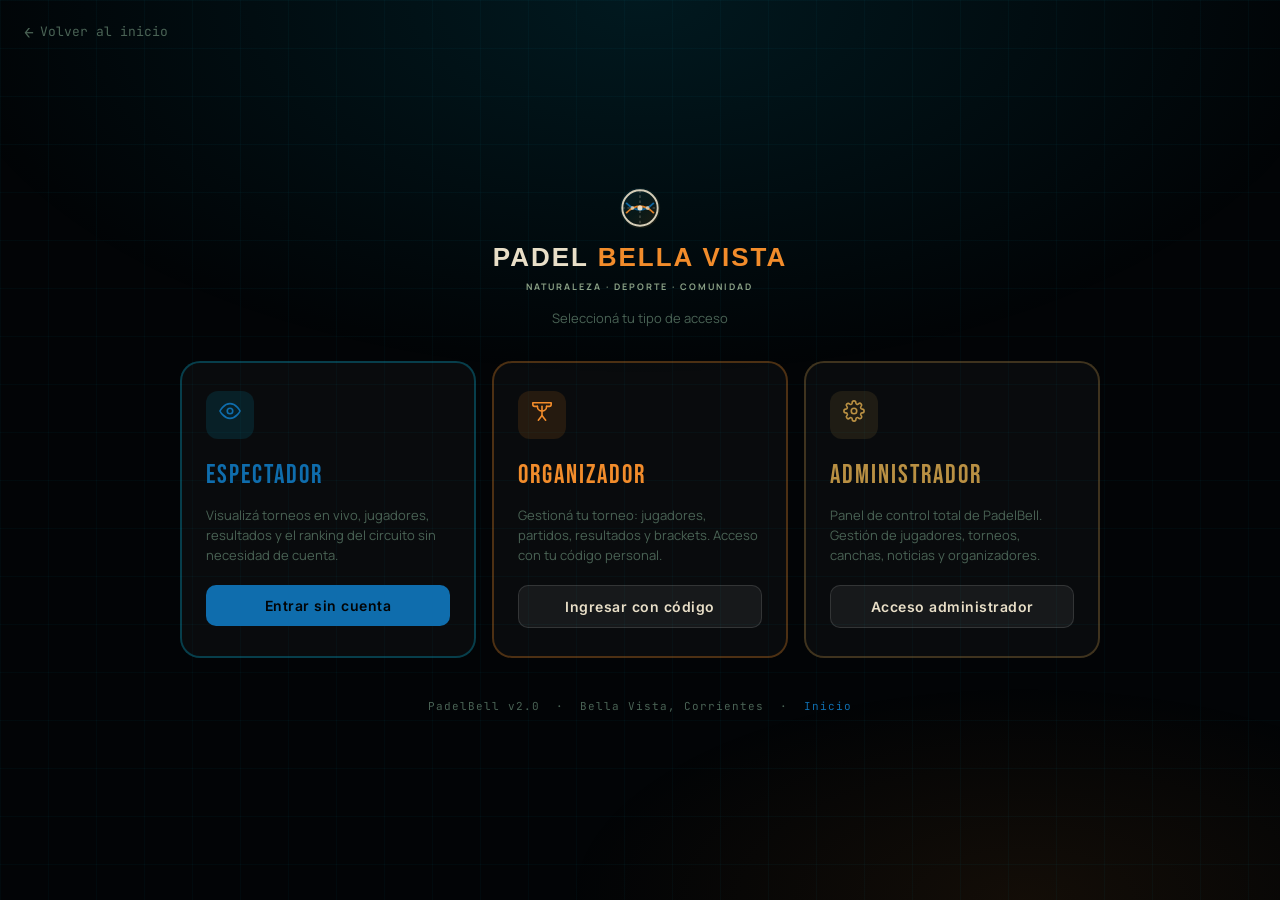
<file: organizador.html>
<!DOCTYPE html>
<html lang="es">
<head>
  <meta charset="UTF-8">
  <meta name="viewport" content="width=device-width, initial-scale=1.0">
  <title>Panel Organizador — PadelBell</title>
  <meta name="description" content="Portal del organizador de torneos de PadelBell.">
  <link rel="preconnect" href="https://fonts.googleapis.com">
  <link rel="preconnect" href="https://fonts.gstatic.com" crossorigin>
  <link href="https://fonts.googleapis.com/css2?family=Bebas+Neue&family=Inter:wght@300;400;500;600;700&family=JetBrains+Mono:wght@400;500;700&display=swap" rel="stylesheet">
  <link rel="stylesheet" href="css/styles.css">
  <style>
    /* ── Layout Organizador ── */
    .org-layout {
      display: flex;
      min-height: 100vh;
      padding-top: 72px; /* header height */
    }

    /* ── Session bar (debajo del header) ── */
    .org-session-bar {
      position: fixed;
      top: 72px;
      left: 0;
      right: 0;
      z-index: 90;
      background: linear-gradient(90deg, #001a1f 0%, #000d11 100%);
      border-bottom: 1px solid rgba(0,180,216,.25);
      height: 38px;
      display: flex;
      align-items: center;
      font-family: var(--font-mono);
      font-size: 12px;
    }
    .org-session-bar .container {
      display: flex;
      align-items: center;
      justify-content: space-between;
      width: 100%;
    }
    .org-session-left {
      display: flex;
      align-items: center;
      gap: 10px;
    }
    .org-session-dot {
      width: 6px; height: 6px;
      background: var(--accent-green, #4ade80);
      border-radius: 50%;
      animation: blink 2s ease-in-out infinite;
    }
    .org-session-label { color: var(--text-muted); text-transform: uppercase; letter-spacing: 1px; font-size: 10px; }
    .org-session-name  { color: var(--text-primary); font-weight: 600; }
    .org-session-sep   { color: var(--text-muted); }
    .org-session-tournament { color: var(--accent-primary); }
    .org-session-right { display: flex; align-items: center; gap: 12px; }
    .org-session-logout {
      background: rgba(220,38,38,.15);
      border: 1px solid rgba(220,38,38,.3);
      color: #f87171;
      padding: 3px 10px;
      border-radius: 4px;
      font-size: 10px;
      font-family: var(--font-mono);
      cursor: pointer;
      transition: all .2s;
    }
    .org-session-logout:hover { background: rgba(220,38,38,.3); color: white; }

    /* ── Sidebar ── */
    .org-sidebar {
      width: 220px;
      flex-shrink: 0;
      background: var(--bg-elevated, #0a0f14);
      border-right: 1px solid var(--border-subtle);
      position: fixed;
      top: 110px; /* header + session bar */
      bottom: 0;
      left: 0;
      overflow-y: auto;
      z-index: 80;
    }
    .org-sidebar-nav { padding: 16px 12px; display: flex; flex-direction: column; gap: 4px; }
    .org-nav-item {
      display: flex;
      align-items: center;
      gap: 10px;
      padding: 10px 14px;
      border-radius: 10px;
      cursor: pointer;
      color: var(--text-muted);
      font-size: 14px;
      font-weight: 500;
      transition: all .2s;
      border: 1px solid transparent;
    }
    .org-nav-item:hover { background: rgba(255,255,255,.04); color: var(--text-primary); }
    .org-nav-item.active {
      background: rgba(0,180,216,.08);
      color: var(--accent-primary);
      border-color: rgba(0,180,216,.2);
    }
    .org-nav-icon { width: 18px; display: flex; align-items: center; justify-content: center; flex-shrink: 0; }

    /* ── Main content ── */
    .org-main {
      flex: 1;
      margin-left: 220px;
      padding: 24px;
      padding-top: calc(110px + 24px); /* header + session bar + gap */
      min-height: 100vh;
    }

    /* ── Panels ── */
    .org-panel { display: none; }
    .org-panel.active { display: block; }

    /* ── Panel header ── */
    .panel-hdr {
      display: flex;
      align-items: center;
      justify-content: space-between;
      margin-bottom: 24px;
      flex-wrap: wrap;
      gap: 12px;
    }
    .panel-hdr h2 {
      font-family: 'Bebas Neue', sans-serif;
      font-size: 28px;
      letter-spacing: 1px;
    }
    .panel-hdr h2 span { color: var(--accent-primary); }

    .stats-row-sm {
      display: grid;
      grid-template-columns: repeat(auto-fit, minmax(140px, 1fr));
      gap: 12px;
      margin-bottom: 24px;
    }
    .stat-sm {
      background: var(--bg-elevated);
      border: 1px solid var(--border-subtle);
      border-radius: 14px;
      padding: 16px 18px;
      position: relative;
      overflow: hidden;
      transition: border-color 0.25s, transform 0.2s;
    }
    .stat-sm:hover { border-color: var(--accent-primary); transform: translateY(-2px); }
    .stat-sm::before {
      content: '';
      position: absolute;
      top: 0; left: 0; right: 0;
      height: 3px;
      border-radius: 14px 14px 0 0;
    }
    .stat-sm.accent-blue::before  { background: var(--accent-primary); }
    .stat-sm.accent-orange::before { background: var(--accent-orange); }
    .stat-sm.accent-green::before  { background: #4ade80; }
    .stat-sm__icon {
      width: 32px; height: 32px;
      border-radius: 8px;
      display: flex; align-items: center; justify-content: center;
      margin-bottom: 10px;
    }
    .stat-sm.accent-blue  .stat-sm__icon { background: rgba(0,180,216,0.12); color: var(--accent-primary); }
    .stat-sm.accent-orange .stat-sm__icon { background: rgba(232,132,31,0.12); color: var(--accent-orange); }
    .stat-sm.accent-green  .stat-sm__icon { background: rgba(74,222,128,0.12); color: #4ade80; }
    .stat-sm__num {
      font-family: 'Bebas Neue', sans-serif;
      font-size: 34px;
      line-height: 1;
    }
    .stat-sm.accent-blue  .stat-sm__num { color: var(--accent-primary); }
    .stat-sm.accent-orange .stat-sm__num { color: var(--accent-orange); }
    .stat-sm.accent-green  .stat-sm__num { color: #4ade80; }
    .stat-sm__lbl { font-size: 11px; color: var(--text-muted); margin-top: 4px; font-family: var(--font-mono); text-transform: uppercase; letter-spacing: 1px; }

    /* ── Tournament info card ── */
    .tournament-info-card {
      background: var(--bg-elevated);
      border: 1px solid var(--border-subtle);
      border-radius: 16px;
      padding: 24px;
      margin-bottom: 20px;
    }
    .tournament-info-grid {
      display: grid;
      grid-template-columns: repeat(auto-fit, minmax(180px, 1fr));
      gap: 16px;
      margin-top: 16px;
    }
    .tinfo-item { }
    .tinfo-label { font-size: 10px; color: var(--text-muted); font-family: var(--font-mono); letter-spacing: 1px; text-transform: uppercase; margin-bottom: 4px; }
    .tinfo-value { font-size: 14px; color: var(--text-primary); font-weight: 500; }

    /* ── Multi-categoría chips ── */
    .cat-chips-grid {
      display: flex;
      flex-wrap: wrap;
      gap: 8px;
      margin-top: 8px;
      background: var(--bg-surface);
      padding: 12px;
      border-radius: 8px;
      border: 1px solid var(--border-subtle);
    }
    .cat-chip-label {
      display: inline-flex;
      align-items: center;
      gap: 6px;
      padding: 6px 12px;
      background: var(--bg-elevated);
      border: 1px solid var(--border-default);
      border-radius: 20px;
      cursor: pointer;
      font-size: 12px;
      color: var(--text-secondary);
      user-select: none;
      transition: all 0.2s ease;
    }
    .cat-chip-label:hover {
      border-color: var(--accent-primary);
      color: var(--text-primary);
    }
    .cat-chip-label input[type="checkbox"] {
      accent-color: var(--accent-orange);
      cursor: pointer;
    }
    .cat-chip-label.active {
      background: rgba(232, 132, 31, 0.15);
      border-color: var(--accent-orange);
      color: var(--accent-orange);
      font-weight: 600;
    }

    /* ── Tabla jugadores ── */
    .org-table-wrap { overflow-x: auto; border-radius: 12px; border: 1px solid var(--border-subtle); }
    .org-table { width: 100%; border-collapse: collapse; font-size: 13px; }
    .org-table thead tr { background: rgba(255,255,255,.03); border-bottom: 1px solid var(--border-subtle); }
    .org-table th { padding: 12px 14px; text-align: left; color: var(--text-muted); font-size: 11px; font-family: var(--font-mono); letter-spacing: 1px; text-transform: uppercase; font-weight: 500; }
    .org-table td { padding: 12px 14px; border-bottom: 1px solid rgba(255,255,255,.04); vertical-align: middle; }
    .org-table tbody tr:last-child td { border-bottom: none; }
    .org-table tbody tr:hover { background: rgba(255,255,255,.02); }

    /* ── Partidos ── */
    .match-card {
      background: var(--bg-elevated);
      border: 1px solid var(--border-subtle);
      border-radius: 12px;
      padding: 16px 20px;
      display: flex;
      align-items: center;
      justify-content: space-between;
      gap: 12px;
      margin-bottom: 10px;
      flex-wrap: wrap;
      transition: border-color .2s;
    }
    .match-card:hover { border-color: rgba(0,180,216,.2); }
    .match-phase { font-size: 10px; color: var(--text-muted); font-family: var(--font-mono); letter-spacing: 1px; text-transform: uppercase; margin-bottom: 4px; }
    .match-teams { font-size: 14px; font-weight: 600; }
    .match-teams .vs { color: var(--text-muted); font-weight: 400; margin: 0 8px; font-size: 12px; }
    .match-score { font-family: var(--font-mono); color: var(--accent-primary); font-size: 13px; }
    .match-winner { color: var(--accent-orange); font-weight: 700; }
    .match-actions { display: flex; gap: 8px; align-items: center; flex-shrink: 0; }

    /* ── Status badges ── */
    .badge { display: inline-flex; align-items: center; gap: 4px; padding: 3px 10px; border-radius: 20px; font-size: 11px; font-family: var(--font-mono); font-weight: 600; letter-spacing: .5px; }
    .badge--live    { background: rgba(232,132,31,.15); color: var(--accent-orange); border: 1px solid rgba(232,132,31,.3); }
    .badge--done    { background: rgba(74,222,128,.1);  color: #4ade80;              border: 1px solid rgba(74,222,128,.2); }
    .badge--pending { background: rgba(255,255,255,.06); color: var(--text-muted);  border: 1px solid var(--border-subtle); }

    /* ── Bracket visual ── */
    .bracket-wrap { overflow-x: auto; padding-bottom: 12px; }
    .bracket { display: flex; gap: 16px; min-width: 850px; }
    .bracket-round { flex: 1; display: flex; flex-direction: column; min-width: 180px; }
    .bracket-round-title { text-align: center; font-size: 11px; color: var(--text-muted); font-family: var(--font-mono); letter-spacing: 1px; text-transform: uppercase; padding: 8px 0 12px; border-bottom: 1px solid var(--border-subtle); margin-bottom: 12px; }
    .bracket-slots { display: flex; flex-direction: column; gap: 12px; padding: 4px 0; justify-content: space-around; flex: 1; }
    .bracket-slot {
      background: var(--bg-elevated);
      border: 1px solid var(--border-subtle);
      border-radius: 10px;
      overflow: hidden;
      position: relative;
      transition: all .2s;
    }
    .bracket-slot:hover { border-color: rgba(0,180,216,.3); }
    .bracket-slot.is-finished { border-color: rgba(232,132,31,.35); }
    .bracket-pair { display: flex; flex-direction: column; }
    .bracket-team {
      padding: 8px 10px;
      font-size: 12px;
      display: flex;
      align-items: center;
      justify-content: space-between;
      border-bottom: 1px solid rgba(255,255,255,.04);
      gap: 6px;
    }
    .bracket-team:last-child { border-bottom: none; }
    .bracket-team.winner { background: rgba(232,132,31,.12); color: var(--accent-orange); font-weight: 700; }
    .bracket-team.tbd { color: var(--text-muted); font-style: italic; opacity: 0.7; }
    .bracket-score { font-family: var(--font-mono); font-size: 11px; color: var(--accent-primary); font-weight: 600; }
    .bracket-quick-btn {
      position: absolute;
      top: 4px;
      right: 6px;
      background: rgba(0, 180, 216, 0.12);
      color: var(--accent-primary);
      border: 1px solid rgba(0, 180, 216, 0.3);
      border-radius: 4px;
      font-size: 9px;
      font-family: var(--font-mono);
      padding: 2px 6px;
      cursor: pointer;
      opacity: 0.8;
      transition: all 0.2s;
    }
    .bracket-quick-btn:hover {
      opacity: 1;
      background: var(--accent-primary);
      color: #fff;
    }
    .champion-box {
      background: linear-gradient(135deg, rgba(232,132,31,0.12) 0%, rgba(212,160,23,0.18) 100%);
      border: 2px solid var(--accent-orange);
      border-radius: 12px;
      padding: 16px 12px;
      text-align: center;
      margin-top: 4px;
      box-shadow: 0 0 16px rgba(232,132,31,0.15);
    }
    .champion-icon { font-size: 28px; margin-bottom: 4px; }
    .champion-title { font-size: 9px; font-family: var(--font-mono); letter-spacing: 1.5px; color: var(--text-muted); text-transform: uppercase; margin-bottom: 4px; }
    .champion-name { font-family: 'Bebas Neue', sans-serif; font-size: 20px; color: var(--accent-orange); letter-spacing: 1px; }

    /* ── Zonas & Grupos ── */
    .zones-manager-grid {
      display: grid;
      grid-template-columns: repeat(auto-fit, minmax(360px, 1fr));
      gap: 20px;
      margin-top: 16px;
    }
    .org-zone-card {
      background: var(--bg-elevated);
      border: 1px solid var(--border-subtle);
      border-radius: 16px;
      padding: 20px;
      box-shadow: 0 4px 20px rgba(0,0,0,0.3);
      display: flex;
      flex-direction: column;
      gap: 16px;
    }
    .org-zone-hdr {
      display: flex;
      align-items: center;
      justify-content: space-between;
      border-bottom: 1px solid var(--border-subtle);
      padding-bottom: 12px;
      flex-wrap: wrap;
      gap: 8px;
    }
    .org-zone-title {
      font-family: 'Bebas Neue', sans-serif;
      font-size: 22px;
      letter-spacing: 1px;
      display: flex;
      align-items: center;
      gap: 8px;
    }
    .org-zone-actions {
      display: flex;
      gap: 6px;
      align-items: center;
    }
    .btn-xs {
      padding: 4px 8px;
      font-size: 11px;
      border-radius: 6px;
      cursor: pointer;
      font-family: var(--font-mono);
      border: 1px solid var(--border-default);
      background: var(--bg-surface);
      color: var(--text-secondary);
      transition: all .2s;
    }
    .btn-xs:hover {
      border-color: var(--accent-primary);
      color: var(--text-primary);
    }
    .rank-badge-qualified {
      font-size: 9px;
      padding: 2px 6px;
      border-radius: 10px;
      background: rgba(74, 222, 128, 0.15);
      color: #4ade80;
      border: 1px solid rgba(74, 222, 128, 0.3);
      font-weight: 700;
      margin-left: 6px;
    }

    /* ── Filtro de Categorías y Colores ── */
    .cat-filter-bar {
      display: flex;
      align-items: center;
      gap: 8px;
      overflow-x: auto;
      padding: 8px 0 16px 0;
      margin-bottom: 8px;
    }
    .cat-filter-chip {
      padding: 6px 14px;
      border-radius: 20px;
      font-size: 12px;
      font-weight: 600;
      cursor: pointer;
      white-space: nowrap;
      border: 1px solid var(--border-subtle);
      background: var(--bg-elevated);
      color: var(--text-secondary);
      transition: all 0.2s;
    }
    .cat-filter-chip:hover {
      border-color: var(--accent-primary);
      color: var(--text-primary);
    }
    .cat-filter-chip.active {
      background: var(--accent-primary);
      color: #fff;
      border-color: var(--accent-primary);
      box-shadow: 0 0 12px var(--accent-glow);
    }
    .cat-badge-pill {
      display: inline-flex;
      align-items: center;
      padding: 3px 9px;
      border-radius: 12px;
      font-size: 10px;
      font-family: var(--font-mono);
      font-weight: 700;
      letter-spacing: 0.5px;
    }

    /* ── Config tab ── */
    .config-section { background: var(--bg-elevated); border: 1px solid var(--border-subtle); border-radius: 16px; padding: 24px; margin-bottom: 20px; }
    .config-section h3 { font-family: 'Bebas Neue', sans-serif; font-size: 20px; letter-spacing: 1px; margin-bottom: 16px; color: var(--text-secondary); }

    /* ── Empty state ── */
    .empty-org { text-align: center; padding: 48px 24px; }
    .empty-org-icon { color: var(--text-muted); margin-bottom: 12px; }
    .empty-org-title { font-family: 'Bebas Neue', sans-serif; font-size: 22px; letter-spacing: 1px; color: var(--text-muted); }
    .empty-org-msg { font-size: 13px; color: var(--text-muted); margin-top: 6px; }

    /* ── Category chips ── */
    .cat-chips { display: flex; flex-wrap: wrap; gap: 10px; margin-top: 16px; }
    .cat-chip {
      display: inline-flex; align-items: center; gap: 8px;
      padding: 8px 14px;
      background: rgba(0,180,216,0.08);
      border: 1px solid rgba(0,180,216,0.25);
      border-radius: 30px;
      font-size: 13px;
      font-family: var(--font-mono);
      color: var(--accent-primary);
      transition: all 0.2s;
    }
    .cat-chip:hover { background: rgba(0,180,216,0.14); border-color: var(--accent-primary); }
    .cat-chip.fem {
      background: rgba(233,30,140,0.08);
      border-color: rgba(233,30,140,0.25);
      color: #e91e8c;
    }
    .cat-chip.fem:hover { background: rgba(233,30,140,0.14); }
    .cat-chip-del {
      background: none; border: none; cursor: pointer;
      color: inherit; opacity: 0.6; padding: 0; font-size: 14px; line-height: 1;
      transition: opacity 0.2s;
    }
    .cat-chip-del:hover { opacity: 1; }
    .cat-add-form {
      display: flex; gap: 10px; flex-wrap: wrap;
      align-items: flex-end;
      padding: 16px;
      background: var(--bg-elevated);
      border: 1px solid var(--border-subtle);
      border-radius: 12px;
      margin-top: 16px;
    }
    .cat-add-form .fg { margin-bottom: 0; flex: 1; min-width: 120px; }

    /* ── Modal ── */
    .modal-overlay {
      position: fixed; inset: 0; z-index: 1000;
      background: rgba(0,0,0,.75); backdrop-filter: blur(6px);
      display: flex; align-items: center; justify-content: center; padding: 20px;
      opacity: 0; pointer-events: none; transition: opacity .2s;
    }
    .modal-overlay.active { opacity: 1; pointer-events: all; }
    .modal { background: var(--bg-elevated); border: 1px solid var(--border-subtle); border-radius: 20px; width: 100%; max-width: 540px; max-height: 90vh; overflow-y: auto; }
    .modal-hdr { display: flex; align-items: center; justify-content: space-between; padding: 20px 24px; border-bottom: 1px solid var(--border-subtle); }
    .modal-hdr h3 { font-family: 'Bebas Neue', sans-serif; font-size: 24px; letter-spacing: 1px; }
    .modal-close { background: none; border: none; color: var(--text-muted); font-size: 20px; cursor: pointer; padding: 4px 8px; border-radius: 6px; transition: all .2s; }
    .modal-close:hover { background: rgba(255,255,255,.06); color: var(--text-primary); }
    .modal-body { padding: 24px; }

    /* ── Forms ── */
    .fg { margin-bottom: 14px; }
    .fg label { display: block; font-size: 11px; color: var(--text-muted); font-family: var(--font-mono); letter-spacing: 1px; text-transform: uppercase; margin-bottom: 6px; }
    .fg input, .fg select, .fg textarea {
      width: 100%; padding: 10px 14px;
      background: rgba(0,0,0,.3); border: 1px solid var(--border-default);
      border-radius: 8px; color: var(--text-primary); font-family: var(--font-body); font-size: 14px;
      outline: none; transition: border-color .2s;
    }
    .fg input:focus, .fg select:focus, .fg textarea:focus { border-color: var(--accent-primary); }
    .fg textarea { resize: vertical; min-height: 80px; }
    .fg-row { display: grid; grid-template-columns: 1fr 1fr; gap: 12px; }

    /* ── Buttons ── */
    .btn-org-primary {
      background: var(--accent-primary); color: #020406;
      border: none; border-radius: 8px; padding: 10px 20px;
      font-weight: 700; font-size: 14px; cursor: pointer; transition: all .2s;
    }
    .btn-org-primary:hover { filter: brightness(1.1); }
    .btn-org-secondary {
      background: rgba(255,255,255,.06); color: var(--text-primary);
      border: 1px solid var(--border-default); border-radius: 8px; padding: 10px 20px;
      font-weight: 600; font-size: 14px; cursor: pointer; transition: all .2s;
    }
    .btn-org-secondary:hover { background: rgba(255,255,255,.1); }
    .btn-org-danger {
      background: rgba(220,38,38,.15); color: #f87171;
      border: 1px solid rgba(220,38,38,.3); border-radius: 8px; padding: 10px 20px;
      font-weight: 600; font-size: 14px; cursor: pointer; transition: all .2s;
    }
    .btn-org-danger:hover { background: rgba(220,38,38,.3); color: white; }
    .btn-org-sm { padding: 6px 12px; font-size: 12px; }

    /* ── Resultado modal — sets ── */
    .sets-row { display: flex; gap: 8px; align-items: center; flex-wrap: wrap; }
    .set-item {
      background: rgba(0,0,0,.3); border: 1px solid var(--border-default); border-radius: 8px;
      padding: 8px 12px; display: flex; align-items: center; gap: 8px;
    }
    .set-inp { width: 42px; text-align: center; background: transparent; border: none; border-bottom: 1px solid var(--border-default); color: var(--text-primary); font-family: var(--font-mono); font-size: 18px; outline: none; padding: 2px 0; }
    .set-sep { color: var(--text-muted); font-size: 16px; font-family: var(--font-mono); }
    .btn-add-set { background: rgba(0,180,216,.1); border: 1px dashed rgba(0,180,216,.3); border-radius: 8px; padding: 8px 16px; color: var(--accent-primary); font-size: 12px; cursor: pointer; transition: all .2s; font-family: var(--font-mono); }
    .btn-add-set:hover { background: rgba(0,180,216,.2); }

    /* ── Toast ── */
    #org-toast-container { position: fixed; bottom: 24px; right: 24px; z-index: 9999; display: flex; flex-direction: column; gap: 8px; }
    .org-toast { background: var(--bg-elevated); border: 1px solid var(--border-subtle); border-radius: 10px; padding: 12px 18px; font-size: 13px; max-width: 320px; animation: slideInRight .3s ease; display: flex; align-items: center; gap: 10px; }
    .org-toast.success { border-left: 3px solid #4ade80; }
    .org-toast.error   { border-left: 3px solid #f87171; }
    @keyframes slideInRight { from { transform: translateX(40px); opacity: 0; } to { transform: translateX(0); opacity: 1; } }

    /* ── Mobile sidebar ── */
    @media (max-width: 768px) {
      .org-sidebar { width: 100%; top: auto; bottom: 0; height: 58px; flex-direction: row; border-top: 1px solid var(--border-subtle); border-right: none; }
      .org-sidebar-nav { flex-direction: row; padding: 8px; gap: 2px; width: 100%; justify-content: space-around; }
      .org-nav-item { flex-direction: column; gap: 3px; padding: 6px 10px; font-size: 10px; letter-spacing: 0; }
      .org-main { margin-left: 0; padding-bottom: 80px; padding-top: calc(110px + 16px); padding-left: 16px; padding-right: 16px; }
    }
  </style>
</head>
<body>

<!-- HEADER -->
<header id="main-header">
  <div class="container">
    <div class="header-inner">
      <a href="index.html" class="header-logo" style="gap:12px; display:flex; align-items:center;">
        <!-- Nuevo Isotipo SVG — sol, pelota de pádel, naranja y Paraná -->
        <svg width="38" height="38" viewBox="0 0 38 38" fill="none" xmlns="http://www.w3.org/2000/svg" style="flex-shrink:0;">
          <circle cx="19" cy="19" r="16" fill="url(#pbv-logo-grad)" opacity="0.15"/>
          <circle cx="19" cy="19" r="14" stroke="var(--accent-cream)" stroke-width="1.5" fill="none" opacity="0.9"/>
          <!-- Cancha / Red grid -->
          <line x1="19" y1="5" x2="19" y2="33" stroke="var(--accent-cream)" stroke-width="0.8" opacity="0.35" stroke-dasharray="2 2"/>
          <line x1="5" y1="19" x2="33" y2="19" stroke="var(--accent-cream)" stroke-width="0.8" opacity="0.35" stroke-dasharray="2 2"/>
          <!-- Costura pelota / Paraná curves -->
          <path d="M8 15 Q19 26 30 15" stroke="var(--accent-primary)" stroke-width="1.5" fill="none" opacity="0.9"/>
          <path d="M8 23 Q19 12 30 23" stroke="var(--accent-orange)" stroke-width="1.5" fill="none" opacity="0.9"/>
          <!-- Puntos / Geometría naranja y pala -->
          <circle cx="19" cy="19" r="2" fill="var(--accent-cream)"/>
          <circle cx="13" cy="19" r="1.5" fill="var(--accent-cream)" opacity="0.7"/>
          <circle cx="25" cy="19" r="1.5" fill="var(--accent-cream)" opacity="0.7"/>
          <defs>
            <linearGradient id="pbv-logo-grad" x1="0" y1="0" x2="38" y2="38" gradientUnits="userSpaceOnUse">
              <stop offset="0%" stop-color="var(--accent-primary)"/>
              <stop offset="50%" stop-color="var(--accent-teal)"/>
              <stop offset="100%" stop-color="var(--accent-orange)"/>
            </linearGradient>
          </defs>
        </svg>
        <div class="logo-text">
          <div class="logo-name" style="font-family:var(--font-display);font-weight:900;font-size:16px;letter-spacing:1px;line-height:1;color:var(--accent-cream);">
            PADEL <span style="color:var(--accent-orange);">BELLA VISTA</span>
          </div>
          <div class="logo-tagline" style="font-family:var(--font-body);font-size:9px;letter-spacing:2px;color:var(--text-secondary);text-transform:uppercase;margin-top:4px;font-weight:700;">
            Naturaleza · Deporte · Comunidad
          </div>
        </div>
      </a>
      <nav class="main-nav" id="main-nav">
        <a href="index.html" class="nav-link">Inicio</a>
        <a href="torneos.html" class="nav-link">Torneos</a>
        <a href="ranking.html" class="nav-link">Ranking</a>
        <a href="canchas.html" class="nav-link">Canchas</a>
        <a href="noticias.html" class="nav-link">Noticias</a>
      </nav>
      <div style="display:flex;gap:8px;align-items:center;">
        <button id="theme-toggle" class="theme-toggle-btn" data-icon="moon" title="Cambiar tema"></button>
        <button id="menu-toggler" aria-label="Menu">☰</button>
      </div>
    </div>
  </div>
</header>

<!-- SESSION BAR -->
<div class="org-session-bar" id="org-session-bar">
  <div class="container">
    <div class="org-session-left">
      <span class="org-session-dot"></span>
      <span data-icon="trophy" data-size="12"></span>
      <span class="org-session-label">Organizador:</span>
      <span class="org-session-name" id="session-org-name">Cargando...</span>
      <span class="org-session-sep">·</span>
      <span class="org-session-tournament" id="session-tournament-name">Sin torneo</span>
    </div>
    <div class="org-session-right">
      <button class="org-session-logout" onclick="logout()">Cerrar sesión</button>
    </div>
  </div>
</div>

<div class="org-layout">

  <!-- SIDEBAR -->
  <aside class="org-sidebar">
    <nav class="org-sidebar-nav">
      <div class="org-nav-item active" onclick="switchTab('torneo')" id="nav-torneo">
        <span class="org-nav-icon" data-icon="trophy" data-size="16"></span>
        <span>Mi Torneo</span>
      </div>
      <div class="org-nav-item" onclick="switchTab('jugadores')" id="nav-jugadores">
        <span class="org-nav-icon" data-icon="users" data-size="16"></span>
        <span>Jugadores</span>
      </div>
      <div class="org-nav-item" onclick="switchTab('zonas')" id="nav-zonas">
        <span class="org-nav-icon" data-icon="list" data-size="16"></span>
        <span>Zonas / Grupos</span>
      </div>
      <div class="org-nav-item" onclick="switchTab('partidos')" id="nav-partidos">
        <span class="org-nav-icon" data-icon="court" data-size="16"></span>
        <span>Partidos</span>
      </div>
      <div class="org-nav-item" onclick="switchTab('bracket')" id="nav-bracket">
        <span class="org-nav-icon" data-icon="chart" data-size="16"></span>
        <span>Bracket</span>
      </div>
      <div class="org-nav-item" onclick="switchTab('pagos')" id="nav-pagos">
        <span class="org-nav-icon" data-icon="dollar" data-size="16"></span>
        <span>Pagos</span>
      </div>
      <div class="org-nav-item" onclick="switchTab('config')" id="nav-config">
        <span class="org-nav-icon" data-icon="settings" data-size="16"></span>
        <span>Config</span>
      </div>
      <div class="org-nav-item" onclick="switchTab('categorias')" id="nav-categorias">
        <span class="org-nav-icon" data-icon="list" data-size="16"></span>
        <span>Categorías</span>
      </div>
    </nav>
  </aside>

  <!-- MAIN CONTENT -->
  <main class="org-main">

    <!-- ── TAB: MI TORNEO ── -->
    <div class="org-panel active" id="panel-torneo">
      <div class="panel-hdr">
        <h2>Mi <span>Torneo</span></h2>
        <button class="btn-org-primary" onclick="openEditTournamentModal()">
          <span data-icon="edit" data-size="14"></span> Editar Torneo
        </button>
      </div>

      <div class="stats-row-sm" id="torneo-stats">
        <div class="stat-sm accent-blue">
          <div class="stat-sm__icon"><span data-icon="users" data-size="16"></span></div>
          <div class="stat-sm__num" id="stat-players">0</div>
          <div class="stat-sm__lbl">Jugadores</div>
        </div>
        <div class="stat-sm accent-orange">
          <div class="stat-sm__icon"><span data-icon="court" data-size="16"></span></div>
          <div class="stat-sm__num" id="stat-matches-done">0</div>
          <div class="stat-sm__lbl">Partidos jugados</div>
        </div>
        <div class="stat-sm accent-green">
          <div class="stat-sm__icon"><span data-icon="clock" data-size="16"></span></div>
          <div class="stat-sm__num" id="stat-matches-pending">0</div>
          <div class="stat-sm__lbl">Pendientes</div>
        </div>
      </div>

      <div class="tournament-info-card" id="tournament-info-card">
        <div style="display:flex;align-items:center;justify-content:space-between;flex-wrap:wrap;gap:12px;">
          <div>
            <div style="font-size:11px;color:var(--text-muted);font-family:var(--font-mono);letter-spacing:1px;text-transform:uppercase;margin-bottom:6px;" id="torneo-status-badge-wrap"></div>
            <h3 id="torneo-name" style="font-family:'Bebas Neue',sans-serif;font-size:32px;letter-spacing:1px;">Cargando...</h3>
          </div>
        </div>
        <div class="tournament-info-grid" id="torneo-info-grid">
          <!-- rendered by JS -->
        </div>
      </div>
    </div>

    <!-- ── TAB: JUGADORES ── -->
    <div class="org-panel" id="panel-jugadores">
      <div class="panel-hdr">
        <h2>Jugadores <span>del Torneo</span></h2>
        <button class="btn-org-primary" onclick="openPlayerModal()">
          <span data-icon="plus" data-size="14"></span> Agregar Jugador
        </button>
      </div>
      <div class="org-table-wrap">
        <table class="org-table">
          <thead>
            <tr>
              <th>#</th>
              <th>Jugador</th>
              <th>Categoría</th>
              <th>Género</th>
              <th>Club</th>
              <th>Acciones</th>
            </tr>
          </thead>
          <tbody id="jugadores-tbody">
            <tr><td colspan="6"><div class="empty-org"><div class="empty-org-title">Sin jugadores</div><div class="empty-org-msg">Agregá el primer jugador al torneo.</div></div></td></tr>
          </tbody>
        </table>
      </div>
    </div>

    <!-- ── TAB: ZONAS / GRUPOS ── -->
    <div class="org-panel" id="panel-zonas">
      <div class="panel-hdr" style="flex-wrap:wrap;gap:12px;">
        <div>
          <h2>Fase de <span>Grupos / Zonas</span></h2>
          <p style="font-size:12px;color:var(--text-muted);margin-top:2px;">
            Organizá grupos, asigná parejas, cargá resultados y clasificá automáticamente a los mejores a los Brackets.
          </p>
        </div>
        <div style="display:flex;gap:8px;flex-wrap:wrap;">
          <button class="btn-org-secondary" onclick="autoGenerateZones()">
            <span data-icon="edit" data-size="14"></span> Autogenerar Zonas
          </button>
          <button class="btn-org-primary" onclick="openAddZoneModal()">
            <span data-icon="plus" data-size="14"></span> Nueva Zona
          </button>
          <button onclick="advanceZonesToBracket()" style="background:var(--accent-orange);color:#fff;border:none;padding:6px 14px;border-radius:8px;font-weight:600;font-size:12px;cursor:pointer;display:inline-flex;align-items:center;gap:6px;">
            🏆 Clasificar Top 1 y 2 a Brackets
          </button>
        </div>
      </div>

      <div id="zonas-container" class="zones-manager-grid">
        <!-- rendered by JS -->
      </div>
    </div>

    <!-- ── TAB: PARTIDOS ── -->
    <div class="org-panel" id="panel-partidos">
      <div class="panel-hdr">
        <h2>Partidos <span>del Torneo</span></h2>
        <button class="btn-org-primary" onclick="openAddMatchModal()">
          <span data-icon="plus" data-size="14"></span> Agregar Partido
        </button>
      </div>

      <!-- Filtro por Categoría / Suma con colores -->
      <div class="cat-filter-bar" id="partidos-cat-filter-bar">
        <!-- rendered by JS -->
      </div>

      <div id="partidos-list">
        <!-- rendered by JS -->
      </div>
    </div>

    <!-- ── TAB: BRACKET ── -->
    <div class="org-panel" id="panel-bracket">
      <div class="panel-hdr">
        <h2>Bracket <span>del Torneo</span></h2>
        <button class="btn-org-secondary" onclick="generateBracket()">
          <span data-icon="edit" data-size="14"></span> Generar Bracket
        </button>
      </div>
      <div class="bracket-wrap">
        <div class="bracket" id="bracket-container">
          <!-- rendered by JS -->
        </div>
      </div>
    </div>

    <!-- ── TAB: PAGOS ── -->
    <div class="org-panel" id="panel-pagos">
      <div class="panel-hdr">
        <h2>Control de <span>Pagos</span></h2>
        <div style="font-family:var(--font-mono);font-size:11px;color:var(--text-muted);">
          ARANCEL POR JUGADOR: <strong id="pagos-fee" style="color:var(--accent-orange); font-size:14px;">$0</strong>
        </div>
      </div>
      <div class="stats-row-sm" style="margin-bottom:16px;">
        <div class="stat-sm"><div class="stat-sm__num" id="stat-pay-paid">0</div><div class="stat-sm__lbl">Pagados</div></div>
        <div class="stat-sm"><div class="stat-sm__num" id="stat-pay-pending">0</div><div class="stat-sm__lbl">Pendientes</div></div>
        <div class="stat-sm"><div class="stat-sm__num" id="stat-pay-total">$0</div><div class="stat-sm__lbl">Total Recaudado</div></div>
      </div>
      <div class="org-table-wrap">
        <table class="org-table">
          <thead>
            <tr>
              <th>Jugador</th>
              <th>Club</th>
              <th>Monto</th>
              <th>Estado</th>
              <th>Fecha Pago</th>
              <th>Acciones</th>
            </tr>
          </thead>
          <tbody id="pagos-tbody">
            <!-- rendered by JS -->
          </tbody>
        </table>
      </div>
    </div>

    <!-- ── TAB: CONFIGURACIÓN ── -->
    <div class="org-panel" id="panel-config">
      <div class="panel-hdr">
        <h2>Configuración <span>del Acceso</span></h2>
      </div>

      <div class="config-section">
        <h3>Información del Organizador</h3>
        <div id="org-info-display"><!-- rendered by JS --></div>
      </div>

      <div class="config-section">
        <h3>Cambiar PIN de Acceso</h3>
        <div class="fg-row" style="max-width:360px;">
          <div class="fg">
            <label>Nuevo PIN (4 dígitos)</label>
            <input type="password" id="new-pin-input" maxlength="4" placeholder="····"
              style="font-family:var(--font-mono);letter-spacing:12px;text-align:center;font-size:22px;"
              oninput="this.value=this.value.replace(/[^0-9]/g,'')">
          </div>
          <div class="fg">
            <label>Confirmar PIN</label>
            <input type="password" id="confirm-pin-input" maxlength="4" placeholder="····"
              style="font-family:var(--font-mono);letter-spacing:12px;text-align:center;font-size:22px;"
              oninput="this.value=this.value.replace(/[^0-9]/g,'')">
          </div>
        </div>
        <button class="btn-org-primary" style="margin-top:8px;" onclick="changePin()">Guardar nuevo PIN</button>
      </div>

      <div class="config-section">
        <h3>Sesión</h3>
        <p style="font-size:13px;color:var(--text-muted);margin-bottom:16px;">Cerrá la sesión cuando termines de gestionar el torneo.</p>
        <button class="btn-org-danger" onclick="logout()">
          <span data-icon="logout" data-size="14"></span> Cerrar Sesión
        </button>
      </div>
    </div>

    <!-- ── TAB: CATEGORÍAS ── -->
    <div class="org-panel" id="panel-categorias">
      <div class="panel-hdr">
        <h2>Categorías <span>del Torneo</span></h2>
        <div style="font-size:12px; color:var(--text-muted); font-family:var(--font-mono);">
          Las categorías se juegan simultáneamente
        </div>
      </div>

      <!-- Chips de categorías activas -->
      <div class="tournament-info-card" style="margin-bottom:20px;">
        <div style="font-family:var(--font-mono); font-size:10px; letter-spacing:1px; text-transform:uppercase; color:var(--text-muted); margin-bottom:8px;">
          Categorías activas en este torneo
        </div>
        <div class="cat-chips" id="cat-chips-container">
          <!-- rendered by JS -->
        </div>
        <div id="cat-chips-empty" style="display:none; font-size:13px; color:var(--text-muted); padding:12px 0;">
          Sin categorías definidas. Agregá una abajo.
        </div>
      </div>

      <!-- Formulario para agregar categoría -->
      <div class="config-section">
        <h3>Agregar Categoría</h3>
        <div class="cat-add-form" id="cat-add-form">
          <div class="fg">
            <label>Nombre</label>
            <input type="text" id="cat-name-input" placeholder="ej. 1ra, 2da, Principiante">
          </div>
          <div class="fg">
            <label>Género</label>
            <select id="cat-gender-select">
              <option value="masculino">Masculino</option>
              <option value="femenino">Femenino</option>
              <option value="mixto">Mixto</option>
            </select>
          </div>
          <div class="fg" style="flex:0; min-width:auto;">
            <label>&nbsp;</label>
            <button class="btn-org-primary" onclick="addTournamentCategory()" style="white-space:nowrap;">
              <span data-icon="plus" data-size="14" style="margin-right:4px;"></span>Agregar
            </button>
          </div>
        </div>
        <p style="font-size:12px; color:var(--text-muted); margin-top:10px;">
          Cada categoría tiene su propio grupo de jugadores, partidos y bracket independiente.
        </p>
      </div>
    </div>

  </main>
</div>

<!-- MODAL: EDITAR TORNEO -->
<div class="modal-overlay" id="modal-edit-tournament">
  <div class="modal" style="max-width:680px;">
    <div class="modal-hdr">
      <h3>Editar Torneo</h3>
      <button class="modal-close" onclick="closeModalOrg('modal-edit-tournament')">&#x2715;</button>
    </div>
    <div class="modal-body">
      <form id="form-edit-tournament" onsubmit="submitEditTournament(event)">
        <input type="hidden" id="edit-t-id">
        <div class="fg-row">
          <div class="fg"><label>Nombre del Torneo</label><input type="text" id="edit-t-name" required></div>
          <div class="fg"><label>Sede Principal / Complejo</label><input type="text" id="edit-t-venue" placeholder="ej. Palmeras Pádel"></div>
        </div>
        <div class="fg-row">
          <div class="fg"><label>Fecha inicio</label><input type="date" id="edit-t-start"></div>
          <div class="fg"><label>Fecha fin</label><input type="date" id="edit-t-end"></div>
        </div>
        <div class="fg-row">
          <div class="fg">
            <label>Estado del Torneo</label>
            <select id="edit-t-status">
              <option value="upcoming">Próximo</option>
              <option value="in_progress">En curso</option>
              <option value="finished">Finalizado</option>
            </select>
          </div>
          <div class="fg">
            <label>Género / Rama</label>
            <select id="edit-t-gender">
              <option value="masculino">Masculino</option>
              <option value="femenino">Femenino</option>
              <option value="mixto">Mixto</option>
              <option value="varios">Varios / Todos</option>
            </select>
          </div>
        </div>
        <div class="fg-row">
          <div class="fg">
            <label>Modo Puntuación</label>
            <select id="edit-t-scoring">
              <option value="ventaja">Ventaja (con Ventaja)</option>
              <option value="punto_de_oro">Punto de Oro</option>
            </select>
          </div>
          <div class="fg"><label>Premio Ofrecido ($)</label><input type="number" id="edit-t-prize" min="0" placeholder="0"></div>
          <div class="fg"><label>Costo Inscripción ($)</label><input type="number" id="edit-t-fee" min="0" value="5000"></div>
        </div>

        <div class="fg" style="margin-top:12px;">
          <label style="display:flex;justify-content:space-between;align-items:center;margin-bottom:6px;">
            <span>Categorías del Torneo (seleccionar una o varias)</span>
            <span style="font-size:11px;color:var(--accent-orange);font-weight:normal;">Múltiples categorías permitidas</span>
          </label>
          <div id="cat-chips-wrap" class="cat-chips-grid"></div>
          <div style="margin-top:8px;">
            <input type="text" id="edit-t-custom-cat" placeholder="+ Otra categoría personalizada (ej. Suma 15, Libres)" style="font-size:12px;padding:8px 12px;width:100%;border-radius:6px;background:var(--bg-base);border:1px solid var(--border-default);color:var(--text-primary);">
          </div>
        </div>

        <div class="fg" style="margin-top:12px;"><label>Descripción / Información General</label><textarea id="edit-t-description" rows="3" placeholder="Detalles de premios, horarios, reglamento..."></textarea></div>

        <div style="display:flex;gap:10px;justify-content:flex-end;margin-top:16px;">
          <button type="button" class="btn-org-secondary" onclick="closeModalOrg('modal-edit-tournament')">Cancelar</button>
          <button type="submit" class="btn-org-primary">Guardar Cambios</button>
        </div>
      </form>
    </div>
  </div>
</div>

<!-- MODAL: CREAR / EDITAR ZONA -->
<div class="modal-overlay" id="modal-zone">
  <div class="modal">
    <div class="modal-hdr">
      <h3 id="zone-modal-title">Agregar Zona</h3>
      <button class="modal-close" onclick="closeModalOrg('modal-zone')">&#x2715;</button>
    </div>
    <div class="modal-body">
      <form id="form-zone" onsubmit="submitZoneForm(event)">
        <input type="hidden" id="zone-edit-id">
        <div class="fg">
          <label>Nombre de la Zona / Grupo</label>
          <input type="text" id="zone-name" placeholder="ej. Zona A, Grupo 1" required>
        </div>
        <div class="fg">
          <label>Categoría</label>
          <select id="zone-category">
            <option value="1ra">1ra</option><option value="2da">2da</option><option value="3ra">3ra</option>
            <option value="4ta" selected>4ta</option><option value="5ta">5ta</option><option value="6ta">6ta</option>
            <option value="7ma">7ma</option><option value="8va">8va</option><option value="Principiante">Principiante</option>
            <option value="Suma 11">Suma 11</option><option value="Suma 12">Suma 12</option>
            <option value="Suma 13">Suma 13</option><option value="Suma 14">Suma 14</option>
            <option value="Mixto A">Mixto A</option><option value="Mixto B">Mixto B</option>
          </select>
        </div>
        <div style="display:flex;gap:10px;justify-content:flex-end;margin-top:16px;">
          <button type="button" class="btn-org-secondary" onclick="closeModalOrg('modal-zone')">Cancelar</button>
          <button type="submit" class="btn-org-primary">Guardar Zona</button>
        </div>
      </form>
    </div>
  </div>
</div>

<!-- MODAL: AGREGAR PAREJA A ZONA -->
<div class="modal-overlay" id="modal-zone-pair">
  <div class="modal">
    <div class="modal-hdr">
      <h3>Agregar Pareja a Zona</h3>
      <button class="modal-close" onclick="closeModalOrg('modal-zone-pair')">&#x2715;</button>
    </div>
    <div class="modal-body">
      <form id="form-zone-pair" onsubmit="submitZonePairForm(event)">
        <input type="hidden" id="zp-zone-id">
        <div class="fg">
          <label>Nombre de la Pareja</label>
          <input type="text" id="zp-pair-name" placeholder="ej. Ramírez / Medina" required>
        </div>
        <div style="display:flex;gap:10px;justify-content:flex-end;margin-top:16px;">
          <button type="button" class="btn-org-secondary" onclick="closeModalOrg('modal-zone-pair')">Cancelar</button>
          <button type="submit" class="btn-org-primary">Agregar Pareja</button>
        </div>
      </form>
    </div>
  </div>
</div>

<!-- MODAL: EDITAR PUNTOS Y POSICIÓN DE PAREJA EN ZONA -->
<div class="modal-overlay" id="modal-zone-points">
  <div class="modal">
    <div class="modal-hdr">
      <h3>Modificar Puntos de Zona</h3>
      <button class="modal-close" onclick="closeModalOrg('modal-zone-points')">&#x2715;</button>
    </div>
    <div class="modal-body">
      <form id="form-zone-points" onsubmit="submitZonePointsForm(event)">
        <input type="hidden" id="zpts-zone-id">
        <input type="hidden" id="zpts-pair-index">
        <div class="fg"><label>Pareja</label><input type="text" id="zpts-pair-name" readonly style="opacity:0.7;"></div>
        <div class="fg-row">
          <div class="fg"><label>Partidos Jugados (PJ)</label><input type="number" id="zpts-pj" min="0" value="0"></div>
          <div class="fg"><label>Ganados (G)</label><input type="number" id="zpts-w" min="0" value="0"></div>
          <div class="fg"><label>Perdidos (P)</label><input type="number" id="zpts-l" min="0" value="0"></div>
        </div>
        <div class="fg-row">
          <div class="fg"><label>Sets Ganados (SG)</label><input type="number" id="zpts-sg" min="0" value="0"></div>
          <div class="fg"><label>Puntos Totales (Pts)</label><input type="number" id="zpts-pts" min="0" value="0"></div>
        </div>
        <div style="display:flex;gap:10px;justify-content:flex-end;margin-top:16px;">
          <button type="button" class="btn-org-secondary" onclick="closeModalOrg('modal-zone-points')">Cancelar</button>
          <button type="submit" class="btn-org-primary">Guardar Puntos</button>
        </div>
      </form>
    </div>
  </div>
</div>

<!-- MODAL: JUGADOR -->
<div class="modal-overlay" id="modal-player">
  <div class="modal">
    <div class="modal-hdr">
      <h3 id="player-modal-title">Agregar Jugador</h3>
      <button class="modal-close" onclick="closeModalOrg('modal-player')">&#x2715;</button>
    </div>
    <div class="modal-body">
      <form id="form-player" onsubmit="submitPlayerOrg(event)">
        <input type="hidden" id="player-edit-id">
        <div class="fg-row">
          <div class="fg"><label>Nombre</label><input type="text" id="p-firstname" required></div>
          <div class="fg"><label>Apellido</label><input type="text" id="p-lastname" required></div>
        </div>
        <div class="fg-row">
          <div class="fg"><label>Apodo</label><input type="text" id="p-nickname" placeholder="Opcional"></div>
          <div class="fg">
            <label>Género</label>
            <select id="p-gender">
              <option value="masculino">Masculino</option>
              <option value="femenino">Femenino</option>
            </select>
          </div>
        </div>
        <div class="fg-row">
          <div class="fg">
            <label>Categoría</label>
            <select id="p-category">
              <option>1ra</option><option>2da</option><option>3ra</option><option selected>4ta</option>
              <option>5ta</option><option>6ta</option><option>7ma</option><option>8va</option><option>Principiante</option>
            </select>
          </div>
          <div class="fg">
            <label>Posición</label>
            <select id="p-position">
              <option value="drive">Drive (derecha)</option>
              <option value="reves">Revés (izquierda)</option>
              <option value="ambas">Ambas</option>
            </select>
          </div>
        </div>
        <div class="fg-row">
          <div class="fg"><label>Club</label><input type="text" id="p-club" placeholder="ej. Palmeras Pádel"></div>
          <div class="fg">
            <label>Mano dominante</label>
            <select id="p-hand">
              <option value="derecha">Derecha</option>
              <option value="izquierda">Izquierda</option>
            </select>
          </div>
        </div>
        <div style="display:flex;gap:10px;justify-content:flex-end;margin-top:16px;">
          <button type="button" class="btn-org-secondary" onclick="closeModalOrg('modal-player')">Cancelar</button>
          <button type="submit" class="btn-org-primary">Guardar Jugador</button>
        </div>
      </form>
    </div>
  </div>
</div>

<!-- MODAL: AGREGAR/EDITAR PARTIDO -->
<div class="modal-overlay" id="modal-add-match">
  <div class="modal">
    <div class="modal-hdr">
      <h3 id="match-modal-title">Agregar Partido</h3>
      <button class="modal-close" onclick="closeModalOrg('modal-add-match')">&#x2715;</button>
    </div>
    <div class="modal-body">
      <form id="form-match" onsubmit="submitMatchOrg(event)">
        <input type="hidden" id="match-edit-id">
        <div class="fg-row">
          <div class="fg">
            <label>Fase</label>
            <select id="m-phase">
              <option>Grupos</option>
              <option>Cuartos de Final</option>
              <option>Semifinales</option>
              <option>Final</option>
            </select>
          </div>
          <div class="fg"><label>Fecha programada</label><input type="date" id="m-date"></div>
        </div>
        <div class="fg-row">
          <div class="fg"><label>Pareja A</label><input type="text" id="m-paira" placeholder="ej. Ramírez / Medina" required></div>
          <div class="fg"><label>Pareja B</label><input type="text" id="m-pairb" placeholder="ej. González / Fernández" required></div>
        </div>
        <div class="fg">
          <label>Cancha / Sede</label>
          <select id="m-court">
            <!-- We will populate this dynamically in JS from DB.courts -->
          </select>
        </div>
        <div style="display:flex;gap:10px;justify-content:flex-end;margin-top:16px;">
          <button type="button" class="btn-org-secondary" onclick="closeModalOrg('modal-add-match')">Cancelar</button>
          <button type="submit" class="btn-org-primary">Guardar Partido</button>
        </div>
      </form>
    </div>
  </div>
</div>

<!-- MODAL: RESULTADO -->
<div class="modal-overlay" id="modal-result">
  <div class="modal" style="max-width:460px;">
    <div class="modal-hdr">
      <h3>Cargar Resultado</h3>
      <button class="modal-close" onclick="closeModalOrg('modal-result')">&#x2715;</button>
    </div>
    <div class="modal-body">
      <div id="result-match-info" style="margin-bottom:20px;padding:12px;background:rgba(0,0,0,.3);border-radius:10px;font-size:13px;"></div>
      <input type="hidden" id="result-match-id">

      <div class="fg">
        <label>Sets (agregá hasta 3)</label>
        <div class="sets-row" id="sets-container">
          <div class="set-item">
            <input type="number" class="set-inp set-a" min="0" max="7" value="6" placeholder="A">
            <span class="set-sep">-</span>
            <input type="number" class="set-inp set-b" min="0" max="7" value="3" placeholder="B">
          </div>
          <div class="set-item">
            <input type="number" class="set-inp set-a" min="0" max="7" value="6" placeholder="A">
            <span class="set-sep">-</span>
            <input type="number" class="set-inp set-b" min="0" max="7" value="4" placeholder="B">
          </div>
        </div>
        <button type="button" class="btn-add-set" style="margin-top:8px;" onclick="addSetInput()">+ Agregar set</button>
      </div>

      <div class="fg">
        <label>Ganador</label>
        <select id="result-winner">
          <option value="a">Pareja A</option>
          <option value="b">Pareja B</option>
        </select>
      </div>

      <div style="display:flex;gap:10px;justify-content:flex-end;margin-top:16px;">
        <button class="btn-org-secondary" onclick="closeModalOrg('modal-result')">Cancelar</button>
        <button class="btn-org-primary" onclick="saveResult()">Guardar Resultado</button>
      </div>
    </div>
  </div>
</div>

<!-- TOAST -->
<div id="org-toast-container"></div>

<script src="js/icons.js"></script>
<script src="js/data.js"></script>
<script src="js/scorer.js"></script>
<script src="js/main.js"></script>
<script>
/* =====================
   ESTADO GLOBAL
   ===================== */
let currentOrg = null;
let currentTournament = null;
let localMatches = [];

/* =====================
   INIT
   ===================== */
document.addEventListener('DOMContentLoaded', function() {
  if (!AUTH.isOrganizer()) {
    location.href = 'login.html';
    return;
  }
  currentOrg        = AUTH.getCurrentOrganizer();
  currentTournament = AUTH.getOrgTournament();
  initPage();
});

function initPage() {
  // Session bar
  document.getElementById('session-org-name').textContent      = currentOrg  ? currentOrg.name   : 'Organizador';
  document.getElementById('session-tournament-name').textContent = currentTournament ? currentTournament.name : 'Sin torneo asignado';

  // Cargar matches del torneo del localStorage o usar muestra
  const savedMatches = localStorage.getItem('padelbell_matches_' + (currentTournament?.id || ''));
  if (savedMatches) {
    localMatches = JSON.parse(savedMatches);
  } else {
    localMatches = currentTournament ? [
      { id: 'lm1', phase: 'Cuartos de Final', pairA: 'Ramírez / Medina',      pairB: 'Ojeda / Da Silva',         status: 'finished',  sets: [{a:6,b:4},{a:3,b:6},{a:7,b:5}], winner: 'a', court: 'Palmeras Pádel', date: '2026-07-18' },
      { id: 'lm2', phase: 'Cuartos de Final', pairA: 'González / Fernández',  pairB: 'López / Castro',           status: 'finished',  sets: [{a:6,b:2},{a:6,b:3}],            winner: 'a', court: 'Complejo San José Pádel', date: '2026-07-18' },
      { id: 'lm3', phase: 'Semifinales',      pairA: 'Ramírez / Medina',      pairB: 'González / Fernández',     status: 'scheduled', sets: [],                               winner: null, court: 'Palmeras Pádel', date: '2026-07-19' },
      { id: 'lm4', phase: 'Semifinales',      pairA: 'Da Silva / Rojas',      pairB: 'Vargas / Pereyra',         status: 'scheduled', sets: [],                               winner: null, court: 'Club Náutico Costanera', date: '2026-07-19' },
      { id: 'lm5', phase: 'Final',            pairA: null,                    pairB: null,                       status: 'scheduled', sets: [],                               winner: null, court: 'Palmeras Pádel', date: '2026-07-20' },
    ] : [];
  }

  populateCourtsSelect();
  renderAll();
  renderIcons();
}

function renderAll() {
  renderTournamentInfo();
  renderJugadores();
  renderZonas();
  renderCategoryFilterBar();
  renderPartidos();
  renderBracketView();
  renderPayments();
  renderOrgConfig();
  updateStats();
}

/* =====================
   ZONAS & FASE DE GRUPOS
   ===================== */
function getTournamentZones() {
  if (!currentTournament) return [];
  if (!currentTournament.zones) {
    currentTournament.zones = [
      {
        id: 'z1',
        name: 'Zona A',
        category: '4ta',
        standings: [
          { rank: 1, pair: 'Ramírez / Medina', pj: 2, w: 2, l: 0, sg: 4, pts: 6 },
          { rank: 2, pair: 'Ojeda / Da Silva', pj: 2, w: 1, l: 1, sg: 2, pts: 4 },
          { rank: 3, pair: 'González / Fernández', pj: 2, w: 0, l: 2, sg: 1, pts: 2 }
        ],
        matches: [
          { id: 'zm1', pairA: 'Ramírez / Medina', pairB: 'Ojeda / Da Silva', score: '6-4 / 6-3', winner: 'a', status: 'finished' },
          { id: 'zm2', pairA: 'Ramírez / Medina', pairB: 'González / Fernández', score: '6-2 / 6-1', winner: 'a', status: 'finished' }
        ]
      },
      {
        id: 'z2',
        name: 'Zona B',
        category: '4ta',
        standings: [
          { rank: 1, pair: 'López / Castro', pj: 2, w: 2, l: 0, sg: 4, pts: 6 },
          { rank: 2, pair: 'Da Silva / Rojas', pj: 2, w: 1, l: 1, sg: 2, pts: 4 },
          { rank: 3, pair: 'Sosa / Benítez', pj: 2, w: 0, l: 2, sg: 0, pts: 0 }
        ],
        matches: [
          { id: 'zm3', pairA: 'López / Castro', pairB: 'Da Silva / Rojas', score: '6-3 / 6-4', winner: 'a', status: 'finished' }
        ]
      }
    ];
    saveCurrentTournament();
  }
  return currentTournament.zones;
}

function renderZonas() {
  const container = document.getElementById('zonas-container');
  if (!container) return;
  const zones = getTournamentZones();

  if (!zones || !zones.length) {
    container.innerHTML = `<div class="empty-org" style="grid-column:1/-1;">
      <div class="empty-org-title">Sin zonas creadas</div>
      <div class="empty-org-msg">Hacé clic en "Autogenerar Zonas" o "Nueva Zona" para configurar la fase de grupos.</div>
    </div>`;
    return;
  }

  container.innerHTML = zones.map(z => {
    const badgeStyle = getCategoryBadgeStyle(z.category);
    const standingsRows = (z.standings || []).map((s, idx) => {
      const isQualified = idx < 2;
      return `
        <tr>
          <td style="font-family:var(--font-mono);font-weight:700;color:${isQualified ? 'var(--accent-orange)' : 'var(--text-muted)'};">${idx + 1}</td>
          <td>
            <strong>${s.pair}</strong>
            ${isQualified ? `<span class="rank-badge-qualified">${idx + 1}° Clasificado</span>` : ''}
          </td>
          <td>${s.pj ?? (s.w + s.l)}</td>
          <td style="color:#4ade80;font-weight:600;">${s.w}</td>
          <td style="color:#f87171;">${s.l}</td>
          <td>${s.sg}</td>
          <td style="font-weight:700;color:var(--accent-primary);font-size:14px;">${s.pts}</td>
          <td>
            <button class="btn-xs" onclick="openEditZonePointsModal('${z.id}', ${idx})" title="Editar puntos/estadísticas">✎ Puntos</button>
            <button class="btn-xs" onclick="removePairFromZone('${z.id}', ${idx})" title="Eliminar de la zona" style="color:#f87171;">✕</button>
          </td>
        </tr>
      `;
    }).join('');

    const matchesHTML = (z.matches || []).map(m => `
      <div class="match-card" style="padding:10px 14px;margin-bottom:6px;font-size:12px;">
        <div>
          <strong style="color:${m.winner==='a'?'var(--accent-orange)':'inherit'}">${m.pairA}</strong>
          <span style="color:var(--text-muted);margin:0 4px;">vs</span>
          <strong style="color:${m.winner==='b'?'var(--accent-orange)':'inherit'}">${m.pairB}</strong>
        </div>
        <div style="display:flex;align-items:center;gap:8px;">
          <span style="font-family:var(--font-mono);color:var(--accent-primary);">${m.score || 'Pendiente'}</span>
          <button class="btn-xs" onclick="deleteZoneMatch('${z.id}', '${m.id}')" style="color:#f87171;">✕</button>
        </div>
      </div>
    `).join('');

    return `
      <div class="org-zone-card">
        <div class="org-zone-hdr">
          <div class="org-zone-title">
            <span>${z.name}</span>
            <span class="cat-badge-pill" style="background:${badgeStyle.bg};color:${badgeStyle.color};border:1px solid ${badgeStyle.border};">
              ${z.category || '4ta'}
            </span>
          </div>
          <div class="org-zone-actions">
            <button class="btn-xs" onclick="openAddZonePairModal('${z.id}')">+ Pareja</button>
            <button class="btn-xs" onclick="openAddZoneMatchModal('${z.id}')">+ Partido</button>
            <button class="btn-xs" onclick="deleteZone('${z.id}')" style="color:#f87171;">Eliminar Zona</button>
          </div>
        </div>

        <div>
          <div style="font-size:11px;font-family:var(--font-mono);color:var(--text-muted);letter-spacing:1px;text-transform:uppercase;margin-bottom:8px;">
            Tabla de Posiciones
          </div>
          <div class="org-table-wrap">
            <table class="org-table" style="font-size:12px;">
              <thead>
                <tr>
                  <th>#</th>
                  <th>Pareja</th>
                  <th>PJ</th>
                  <th>G</th>
                  <th>P</th>
                  <th>SG</th>
                  <th>Pts</th>
                  <th>Acciones</th>
                </tr>
              </thead>
              <tbody>
                ${standingsRows || '<tr><td colspan="8" style="text-align:center;color:var(--text-muted);padding:12px;">Sin parejas agregadas</td></tr>'}
              </tbody>
            </table>
          </div>
        </div>

        ${matchesHTML ? `
        <div>
          <div style="font-size:11px;font-family:var(--font-mono);color:var(--text-muted);letter-spacing:1px;text-transform:uppercase;margin-bottom:8px;">
            Partidos de la Zona
          </div>
          ${matchesHTML}
        </div>
        ` : ''}
      </div>
    `;
  }).join('');
}

function openAddZoneModal(zoneId = null) {
  document.getElementById('zone-edit-id').value = zoneId || '';
  if (zoneId) {
    const z = getTournamentZones().find(x => x.id === zoneId);
    if (z) {
      document.getElementById('zone-name').value = z.name;
      document.getElementById('zone-category').value = z.category || '4ta';
      document.getElementById('zone-modal-title').textContent = 'Editar Zona';
    }
  } else {
    const count = getTournamentZones().length;
    const letters = ['A', 'B', 'C', 'D', 'E', 'F'];
    document.getElementById('zone-name').value = 'Zona ' + (letters[count] || (count + 1));
    document.getElementById('zone-category').value = '4ta';
    document.getElementById('zone-modal-title').textContent = 'Agregar Zona';
  }
  openModalOrg('modal-zone');
}

function submitZoneForm(e) {
  e.preventDefault();
  const id = document.getElementById('zone-edit-id').value;
  const name = document.getElementById('zone-name').value;
  const category = document.getElementById('zone-category').value;
  const zones = getTournamentZones();

  if (id) {
    const idx = zones.findIndex(z => z.id === id);
    if (idx !== -1) {
      zones[idx].name = name;
      zones[idx].category = category;
    }
  } else {
    zones.push({
      id: 'z_' + Date.now(),
      name: name,
      category: category,
      standings: [],
      matches: []
    });
  }

  saveCurrentTournament();
  closeModalOrg('modal-zone');
  renderZonas();
  showOrgToast('Zona guardada con éxito', 'success');
}

function deleteZone(id) {
  if (!confirm('Eliminar esta zona y sus parejas?')) return;
  currentTournament.zones = getTournamentZones().filter(z => z.id !== id);
  saveCurrentTournament();
  renderZonas();
  showOrgToast('Zona eliminada', 'success');
}

function openAddZonePairModal(zoneId) {
  document.getElementById('zp-zone-id').value = zoneId;
  document.getElementById('zp-pair-name').value = '';
  openModalOrg('modal-zone-pair');
}

function submitZonePairForm(e) {
  e.preventDefault();
  const zoneId = document.getElementById('zp-zone-id').value;
  const pairName = document.getElementById('zp-pair-name').value.trim();
  const zones = getTournamentZones();
  const z = zones.find(x => x.id === zoneId);

  if (z) {
    if (!z.standings) z.standings = [];
    z.standings.push({
      rank: z.standings.length + 1,
      pair: pairName,
      pj: 0,
      w: 0,
      l: 0,
      sg: 0,
      pts: 0
    });
    saveCurrentTournament();
    renderZonas();
    showOrgToast(`Pareja "${pairName}" agregada a ${z.name}`, 'success');
  }

  closeModalOrg('modal-zone-pair');
}

function removePairFromZone(zoneId, idx) {
  const zones = getTournamentZones();
  const z = zones.find(x => x.id === zoneId);
  if (z && z.standings[idx]) {
    z.standings.splice(idx, 1);
    saveCurrentTournament();
    renderZonas();
    showOrgToast('Pareja removida de la zona', 'success');
  }
}

function openEditZonePointsModal(zoneId, pairIdx) {
  const z = getTournamentZones().find(x => x.id === zoneId);
  if (!z || !z.standings[pairIdx]) return;
  const s = z.standings[pairIdx];
  document.getElementById('zpts-zone-id').value = zoneId;
  document.getElementById('zpts-pair-index').value = pairIdx;
  document.getElementById('zpts-pair-name').value = s.pair;
  document.getElementById('zpts-pj').value = s.pj ?? (s.w + s.l);
  document.getElementById('zpts-w').value = s.w || 0;
  document.getElementById('zpts-l').value = s.l || 0;
  document.getElementById('zpts-sg').value = s.sg || 0;
  document.getElementById('zpts-pts').value = s.pts || 0;
  openModalOrg('modal-zone-points');
}

function submitZonePointsForm(e) {
  e.preventDefault();
  const zoneId = document.getElementById('zpts-zone-id').value;
  const idx = parseInt(document.getElementById('zpts-pair-index').value);
  const z = getTournamentZones().find(x => x.id === zoneId);

  if (z && z.standings[idx]) {
    z.standings[idx].pj = parseInt(document.getElementById('zpts-pj').value) || 0;
    z.standings[idx].w = parseInt(document.getElementById('zpts-w').value) || 0;
    z.standings[idx].l = parseInt(document.getElementById('zpts-l').value) || 0;
    z.standings[idx].sg = parseInt(document.getElementById('zpts-sg').value) || 0;
    z.standings[idx].pts = parseInt(document.getElementById('zpts-pts').value) || 0;

    // Ordenar tabla por puntos desc, luego SG desc
    z.standings.sort((a, b) => (b.pts - a.pts) || (b.sg - a.sg));

    saveCurrentTournament();
    renderZonas();
    showOrgToast('Puntos de zona actualizados', 'success');
  }
  closeModalOrg('modal-zone-points');
}

function autoGenerateZones() {
  const activePlayers = DB.players.filter(p => p.active);
  let pairs = [];
  for (let i = 0; i < activePlayers.length; i += 2) {
    if (activePlayers[i + 1]) {
      pairs.push(`${activePlayers[i].first_name} / ${activePlayers[i+1].first_name}`);
    } else {
      pairs.push(`${activePlayers[i].first_name} / Jugador Libre`);
    }
  }

  const samplePairs = [
    'Ramírez / Medina', 'Ojeda / Da Silva', 'González / Fernández', 'López / Castro',
    'Da Silva / Rojas', 'Sosa / Benítez', 'Vargas / Pereyra', 'Ruíz / Álvarez'
  ];
  while (pairs.length < 6) {
    pairs.push(samplePairs[pairs.length % samplePairs.length]);
  }

  currentTournament.zones = [
    {
      id: 'z1',
      name: 'Zona A',
      category: currentTournament.category || '4ta',
      standings: [
        { rank: 1, pair: pairs[0], pj: 2, w: 2, l: 0, sg: 4, pts: 6 },
        { rank: 2, pair: pairs[1], pj: 2, w: 1, l: 1, sg: 2, pts: 4 },
        { rank: 3, pair: pairs[2], pj: 2, w: 0, l: 2, sg: 1, pts: 2 }
      ],
      matches: [
        { id: 'zm1', pairA: pairs[0], pairB: pairs[1], score: '6-4 / 6-3', winner: 'a', status: 'finished' },
        { id: 'zm2', pairA: pairs[0], pairB: pairs[2], score: '6-2 / 6-1', winner: 'a', status: 'finished' },
        { id: 'zm3', pairA: pairs[1], pairB: pairs[2], score: '7-5 / 6-4', winner: 'a', status: 'finished' }
      ]
    },
    {
      id: 'z2',
      name: 'Zona B',
      category: currentTournament.category || '4ta',
      standings: [
        { rank: 1, pair: pairs[3] || 'López / Castro', pj: 2, w: 2, l: 0, sg: 4, pts: 6 },
        { rank: 2, pair: pairs[4] || 'Da Silva / Rojas', pj: 2, w: 1, l: 1, sg: 2, pts: 4 },
        { rank: 3, pair: pairs[5] || 'Sosa / Benítez', pj: 2, w: 0, l: 2, sg: 0, pts: 0 }
      ],
      matches: [
        { id: 'zm4', pairA: pairs[3] || 'López / Castro', pairB: pairs[4] || 'Da Silva / Rojas', score: '6-3 / 6-4', winner: 'a', status: 'finished' },
        { id: 'zm5', pairA: pairs[3] || 'López / Castro', pairB: pairs[5] || 'Sosa / Benítez', score: '6-1 / 6-2', winner: 'a', status: 'finished' }
      ]
    }
  ];

  saveCurrentTournament();
  renderZonas();
  showOrgToast('Zonas A y B autogeneradas con éxito', 'success');
}

function advanceZonesToBracket() {
  const zones = getTournamentZones();
  if (!zones || !zones.length) {
    showOrgToast('No hay zonas creadas aún', 'error');
    return;
  }

  // Extraer el top 1 y top 2 de cada zona
  const qualifiedPairs = [];
  zones.forEach(z => {
    if (z.standings && z.standings[0]) qualifiedPairs.push(z.standings[0].pair);
    if (z.standings && z.standings[1]) qualifiedPairs.push(z.standings[1].pair);
  });

  if (qualifiedPairs.length < 2) {
    showOrgToast('Se requieren al menos 2 parejas clasificadas', 'error');
    return;
  }

  // Generar partidos de Cuartos / Semis en el bracket con estas parejas clasificadas
  localMatches = [];
  const venue = currentTournament?.venue || 'Palmeras Pádel';

  for (let i = 0; i < 4; i++) {
    localMatches.push({
      id: 'bc' + (i + 1),
      phase: 'Cuartos de Final',
      pairA: qualifiedPairs[i * 2] || 'Por definir',
      pairB: qualifiedPairs[i * 2 + 1] || 'Por definir',
      status: 'scheduled',
      sets: [],
      winner: null,
      court: venue
    });
  }

  localMatches.push(
    { id: 'bs1', phase: 'Semifinales', pairA: null, pairB: null, status: 'scheduled', sets: [], winner: null, court: venue },
    { id: 'bs2', phase: 'Semifinales', pairA: null, pairB: null, status: 'scheduled', sets: [], winner: null, court: venue },
    { id: 'bf1', phase: 'Final', pairA: null, pairB: null, status: 'scheduled', sets: [], winner: null, court: venue }
  );

  saveMatches();
  renderPartidos();
  renderBracketView();
  switchTab('bracket');
  showOrgToast(`¡Parejas clasificadas enviadas al Bracket! (${qualifiedPairs.length} parejas)`, 'success');
}

/* =====================
   FILTROS Y COLORES DE CATEGORÍA EN PARTIDOS
   ===================== */
let activeMatchCategoryFilter = 'todos';

function getCategoryBadgeStyle(cat) {
  if (!cat) return { bg: 'rgba(255,255,255,0.06)', color: 'var(--text-muted)', border: 'var(--border-subtle)' };
  const c = cat.toString().toLowerCase().trim();

  if (c.includes('1ra') || c.includes('suma 11')) {
    return { bg: 'rgba(212, 160, 23, 0.15)', color: '#F5C518', border: 'rgba(212, 160, 23, 0.35)' };
  } else if (c.includes('2da') || c.includes('suma 12')) {
    return { bg: 'rgba(168, 85, 247, 0.15)', color: '#C084FC', border: 'rgba(168, 85, 247, 0.35)' };
  } else if (c.includes('3ra') || c.includes('suma 13')) {
    return { bg: 'rgba(59, 130, 246, 0.15)', color: '#60A5FA', border: 'rgba(59, 130, 246, 0.35)' };
  } else if (c.includes('4ta') || c.includes('suma 14')) {
    return { bg: 'rgba(0, 180, 216, 0.15)', color: '#00B4D8', border: 'rgba(0, 180, 216, 0.35)' };
  } else if (c.includes('5ta')) {
    return { bg: 'rgba(16, 185, 129, 0.15)', color: '#34D399', border: 'rgba(16, 185, 129, 0.35)' };
  } else if (c.includes('6ta')) {
    return { bg: 'rgba(232, 132, 31, 0.15)', color: '#E8841F', border: 'rgba(232, 132, 31, 0.35)' };
  } else if (c.includes('7ma')) {
    return { bg: 'rgba(245, 158, 11, 0.15)', color: '#FBBF24', border: 'rgba(245, 158, 11, 0.35)' };
  } else if (c.includes('8va')) {
    return { bg: 'rgba(244, 63, 94, 0.15)', color: '#FB7185', border: 'rgba(244, 63, 94, 0.35)' };
  } else if (c.includes('princip')) {
    return { bg: 'rgba(20, 184, 166, 0.15)', color: '#2DD4BF', border: 'rgba(20, 184, 166, 0.35)' };
  } else if (c.includes('mixt')) {
    return { bg: 'rgba(217, 70, 239, 0.15)', color: '#E879F9', border: 'rgba(217, 70, 239, 0.35)' };
  }

  return { bg: 'rgba(0, 180, 216, 0.12)', color: 'var(--accent-primary)', border: 'rgba(0, 180, 216, 0.3)' };
}

function renderCategoryFilterBar() {
  const bar = document.getElementById('partidos-cat-filter-bar');
  if (!bar) return;

  const categories = ['todos', '1ra', '2da', '3ra', '4ta', '5ta', '6ta', '7ma', '8va', 'Principiante', 'Suma 11', 'Suma 12', 'Suma 13', 'Suma 14', 'Mixto'];

  bar.innerHTML = categories.map(cat => {
    const label = cat === 'todos' ? 'Todas las Categorías' : cat;
    const isActive = activeMatchCategoryFilter === cat;
    const style = cat === 'todos' ? { color: '#fff' } : getCategoryBadgeStyle(cat);

    return `
      <button class="cat-filter-chip ${isActive ? 'active' : ''}" onclick="setMatchCategoryFilter('${cat}')" style="${isActive ? '' : `color:${style.color};border-color:${style.border};`}">
        ${label}
      </button>
    `;
  }).join('');
}

function setMatchCategoryFilter(cat) {
  activeMatchCategoryFilter = cat;
  renderCategoryFilterBar();
  renderPartidos();
}

/* =====================
   TAB SWITCHING
   ===================== */
function switchTab(tab) {
  document.querySelectorAll('.org-panel').forEach(p => p.classList.remove('active'));
  document.querySelectorAll('.org-nav-item').forEach(n => n.classList.remove('active'));
  document.getElementById('panel-' + tab).classList.add('active');
  document.getElementById('nav-' + tab).classList.add('active');
  if (tab === 'categorias') renderCategorias();
}

/* =====================
   CATEGORÍAS MÚLTIPLES
   ===================== */
function getTournamentCategories() {
  if (!currentTournament) return [];
  // Soporte retrocompatible: si viene de category (string legacy), convertir
  if (!currentTournament.categories) {
    currentTournament.categories = currentTournament.category
      ? [{ id: 'cat0', name: currentTournament.category, gender: currentTournament.gender || 'masculino' }]
      : [];
  }
  return currentTournament.categories;
}

function renderCategorias() {
  const cats = getTournamentCategories();
  const container = document.getElementById('cat-chips-container');
  const empty = document.getElementById('cat-chips-empty');
  if (!container) return;

  if (!cats.length) {
    container.innerHTML = '';
    empty.style.display = 'block';
    return;
  }
  empty.style.display = 'none';

  container.innerHTML = cats.map(cat => {
    const isFem = cat.gender === 'femenino';
    const genderLabel = cat.gender === 'masculino' ? 'Masc' : cat.gender === 'femenino' ? 'Fem' : 'Mixto';
    return `<span class="cat-chip ${isFem ? 'fem' : ''}">
      <span data-icon="${isFem ? 'users' : 'users'}" data-size="12"></span>
      ${cat.name} · ${genderLabel}
      <button class="cat-chip-del" onclick="removeTournamentCategory('${cat.id}')" title="Eliminar categoría">×</button>
    </span>`;
  }).join('');
  renderIcons();
}

function addTournamentCategory() {
  if (!currentTournament) return showOrgToast('No tenés un torneo asignado', 'error');
  const nameInput  = document.getElementById('cat-name-input');
  const genderSel  = document.getElementById('cat-gender-select');
  const name   = (nameInput.value || '').trim();
  const gender = genderSel.value;
  if (!name) { nameInput.focus(); return showOrgToast('Escribí el nombre de la categoría', 'error'); }

  if (!currentTournament.categories) currentTournament.categories = [];
  // Evitar duplicados
  if (currentTournament.categories.some(c => c.name.toLowerCase() === name.toLowerCase() && c.gender === gender)) {
    return showOrgToast(`La categoría "${name}" (${gender}) ya existe`, 'error');
  }

  currentTournament.categories.push({ id: 'cat_' + Date.now(), name, gender, pairs: [], matches: [] });
  saveCurrentTournament();
  nameInput.value = '';
  renderCategorias();
  showOrgToast(`Categoría "${name}" agregada`, 'success');
}

function removeTournamentCategory(catId) {
  if (!currentTournament || !currentTournament.categories) return;
  const cat = currentTournament.categories.find(c => c.id === catId);
  if (!cat) return;
  currentTournament.categories = currentTournament.categories.filter(c => c.id !== catId);
  saveCurrentTournament();
  renderCategorias();
  showOrgToast(`Categoría eliminada`, 'success');
}

function saveCurrentTournament() {
  if (!currentTournament) return;
  const idx = DB.tournaments.findIndex(t => t.id === currentTournament.id);
  if (idx >= 0) DB.tournaments[idx] = currentTournament;
  saveDB();
}


/* =====================
   MI TORNEO
   ===================== */
const ALL_CATEGORIES = ['1ra', '2da', '3ra', '4ta', '5ta', '6ta', '7ma', '8va', 'Principiante', 'Suma 11', 'Suma 12', 'Suma 13', 'Suma 14', 'Mixto A', 'Mixto B'];

function renderTournamentInfo() {
  const t = currentTournament;
  if (!t) {
    document.getElementById('torneo-name').textContent = 'Sin torneo asignado';
    document.getElementById('torneo-info-grid').innerHTML = `<div class="empty-org"><div class="empty-org-title">No tenés un torneo asignado</div><div class="empty-org-msg">Pedile a Mariano Romero que te asigne uno.</div></div>`;
    return;
  }

  document.getElementById('torneo-name').textContent = t.name;

  const statusMap = {
    upcoming:    { label: 'Próximo',   cls: 'badge--pending' },
    in_progress: { label: 'En curso',  cls: 'badge--live'    },
    finished:    { label: 'Finalizado',cls: 'badge--done'    }
  };
  const st = statusMap[t.status] || statusMap.upcoming;
  document.getElementById('torneo-status-badge-wrap').innerHTML = `<span class="badge ${st.cls}">${st.label}</span>`;

  // Visualización de categorías (lista o string)
  let catDisplay = '—';
  if (Array.isArray(t.categories) && t.categories.length > 0) {
    catDisplay = t.categories.join(', ');
  } else if (t.category) {
    catDisplay = t.category;
  }

  // Visualización de género
  const genderMap = {
    masculino: 'Masculino',
    femenino:  'Femenino',
    mixto:     'Mixto',
    varios:    'Varios / Todos'
  };
  const genderStr = genderMap[t.gender] || (t.gender ? capitalize(t.gender) : '—');

  // Visualización de puntuación
  const scoringStr = t.scoring_mode === 'punto_de_oro' ? 'Punto de Oro (sin ventaja)' : 'Ventaja clásica';

  document.getElementById('torneo-info-grid').innerHTML = `
    <div class="tinfo-item"><div class="tinfo-label">Sede Principal</div><div class="tinfo-value">${t.venue || t.city || '—'}</div></div>
    <div class="tinfo-item"><div class="tinfo-label">Fechas</div><div class="tinfo-value">${t.start_date || '—'} al ${t.end_date || '—'}</div></div>
    <div class="tinfo-item"><div class="tinfo-label">Categorías</div><div class="tinfo-value" style="color:var(--accent-orange);font-weight:600;">${catDisplay}</div></div>
    <div class="tinfo-item"><div class="tinfo-label">Género</div><div class="tinfo-value">${genderStr}</div></div>
    <div class="tinfo-item"><div class="tinfo-label">Premio Ofrecido</div><div class="tinfo-value">${t.prize ? '$' + Number(t.prize).toLocaleString('es-AR') : '—'}</div></div>
    <div class="tinfo-item"><div class="tinfo-label">Costo Inscripción</div><div class="tinfo-value">$${(t.fee || 5000).toLocaleString('es-AR')} por jugador</div></div>
    <div class="tinfo-item"><div class="tinfo-label">Modo puntuación</div><div class="tinfo-value">${scoringStr}</div></div>
    ${t.description ? `<div class="tinfo-item" style="grid-column:1/-1;"><div class="tinfo-label">Descripción</div><div class="tinfo-value" style="line-height:1.5;">${t.description}</div></div>` : ''}
  `;
}

function updateStats() {
  const players = DB.players.filter(p => p.active);
  const done    = localMatches.filter(m => m.status === 'finished').length;
  const pending = localMatches.filter(m => m.status === 'scheduled').length;
  document.getElementById('stat-players').textContent       = players.length;
  document.getElementById('stat-matches-done').textContent  = done;
  document.getElementById('stat-matches-pending').textContent = pending;
}

function openEditTournamentModal() {
  const t = currentTournament;
  if (!t) { showOrgToast('No tenés un torneo asignado', 'error'); return; }
  document.getElementById('edit-t-id').value          = t.id;
  document.getElementById('edit-t-name').value        = t.name || '';
  document.getElementById('edit-t-venue').value       = t.venue || t.city || '';
  document.getElementById('edit-t-start').value       = t.start_date || '';
  document.getElementById('edit-t-end').value         = t.end_date   || '';
  document.getElementById('edit-t-status').value      = t.status     || 'upcoming';
  document.getElementById('edit-t-gender').value      = t.gender     || 'masculino';
  document.getElementById('edit-t-scoring').value     = t.scoring_mode || 'ventaja';
  document.getElementById('edit-t-prize').value       = t.prize      || 0;
  document.getElementById('edit-t-fee').value         = t.fee        || 5000;
  document.getElementById('edit-t-description').value = t.description || '';

  // Obtener categorías activas del torneo
  let activeCats = [];
  if (Array.isArray(t.categories) && t.categories.length > 0) {
    activeCats = t.categories;
  } else if (t.category) {
    activeCats = t.category.split(',').map(s => s.trim());
  }

  // Renderizar chips interactivos de categorías
  const wrap = document.getElementById('cat-chips-wrap');
  let customCats = [];
  wrap.innerHTML = ALL_CATEGORIES.map(cat => {
    const isChecked = activeCats.includes(cat);
    return `
      <label class="cat-chip-label ${isChecked ? 'active' : ''}">
        <input type="checkbox" name="edit-cat-chip" value="${cat}" ${isChecked ? 'checked' : ''} onchange="this.parentElement.classList.toggle('active', this.checked)">
        ${cat}
      </label>
    `;
  }).join('');

  // Identificar si hay categorías personalizadas adicionales
  activeCats.forEach(c => {
    if (c && !ALL_CATEGORIES.includes(c)) customCats.push(c);
  });
  document.getElementById('edit-t-custom-cat').value = customCats.join(', ');

  openModalOrg('modal-edit-tournament');
}

function submitEditTournament(e) {
  e.preventDefault();
  const id = document.getElementById('edit-t-id').value;

  // Recolectar categorías estándar seleccionadas
  const checkboxes = document.querySelectorAll('input[name="edit-cat-chip"]:checked');
  const selectedCats = Array.from(checkboxes).map(cb => cb.value);

  // Recolectar categorías personalizadas escritas
  const customTxt = document.getElementById('edit-t-custom-cat').value.trim();
  if (customTxt) {
    customTxt.split(',').forEach(s => {
      const trimmed = s.trim();
      if (trimmed && !selectedCats.includes(trimmed)) {
        selectedCats.push(trimmed);
      }
    });
  }

  const categoryStr = selectedCats.length > 0 ? selectedCats.join(', ') : 'Varias';

  const data = {
    name:        document.getElementById('edit-t-name').value,
    venue:       document.getElementById('edit-t-venue').value,
    start_date:  document.getElementById('edit-t-start').value,
    end_date:    document.getElementById('edit-t-end').value,
    status:      document.getElementById('edit-t-status').value,
    gender:      document.getElementById('edit-t-gender').value,
    scoring_mode:document.getElementById('edit-t-scoring').value,
    prize:       parseInt(document.getElementById('edit-t-prize').value) || 0,
    fee:         parseInt(document.getElementById('edit-t-fee').value) || 5000,
    categories:  selectedCats,
    category:    categoryStr,
    description: document.getElementById('edit-t-description').value,
  };

  const idx = DB.tournaments.findIndex(t => t.id === id);
  if (idx !== -1) {
    DB.tournaments[idx] = { ...DB.tournaments[idx], ...data };
    saveDB();
    currentTournament = DB.tournaments[idx];
    document.getElementById('session-tournament-name').textContent = currentTournament.name;
  }

  closeModalOrg('modal-edit-tournament');
  renderAll();
  showOrgToast('Torneo actualizado correctamente', 'success');
}

/* =====================
   JUGADORES
   ===================== */
function renderJugadores() {
  const tbody = document.getElementById('jugadores-tbody');
  const players = DB.players.filter(p => p.active);
  if (!players.length) {
    tbody.innerHTML = `<tr><td colspan="6"><div class="empty-org"><div class="empty-org-title">Sin jugadores</div><div class="empty-org-msg">Agregá el primer jugador.</div></div></td></tr>`;
    renderIcons(); return;
  }
  tbody.innerHTML = players.map((p, i) => `
    <tr>
      <td style="color:var(--text-muted);font-family:var(--font-mono);">${i+1}</td>
      <td>
        <strong>${p.first_name} ${p.last_name}</strong>
        ${p.nickname ? `<span style="color:var(--text-muted);font-size:11px;"> (${p.nickname})</span>` : ''}
      </td>
      <td><span class="badge badge--pending">${p.category || '—'}</span></td>
      <td style="color:var(--text-muted);">${capitalize(p.gender || '—')}</td>
      <td style="color:var(--text-muted);">${p.club || '—'}</td>
      <td>
        <div style="display:inline-flex;gap:6px;">
          <button class="btn-org-secondary btn-org-sm" onclick="editPlayer('${p.id}')">
            <span data-icon="edit" data-size="13"></span>
          </button>
          <button class="btn-org-danger btn-org-sm" onclick="deletePlayerOrg('${p.id}')">
            <span data-icon="trash" data-size="13"></span>
          </button>
        </div>
      </td>
    </tr>`).join('');
  renderIcons();
}

function openPlayerModal(id = null) {
  document.getElementById('form-player').reset();
  document.getElementById('player-edit-id').value = '';
  document.getElementById('player-modal-title').textContent = id ? 'Editar Jugador' : 'Agregar Jugador';
  if (id) {
    const p = getPlayerById(id);
    if (p) {
      document.getElementById('player-edit-id').value = p.id;
      document.getElementById('p-firstname').value  = p.first_name;
      document.getElementById('p-lastname').value   = p.last_name;
      document.getElementById('p-nickname').value   = p.nickname || '';
      document.getElementById('p-gender').value     = p.gender;
      document.getElementById('p-category').value   = p.category || '4ta';
      document.getElementById('p-position').value   = p.position || 'drive';
      document.getElementById('p-club').value       = p.club || '';
      document.getElementById('p-hand').value       = p.dominant_hand || 'derecha';
    }
  }
  openModalOrg('modal-player');
}

function editPlayer(id) { openPlayerModal(id); }

function submitPlayerOrg(e) {
  e.preventDefault();
  const id = document.getElementById('player-edit-id').value;
  const data = {
    first_name:    document.getElementById('p-firstname').value,
    last_name:     document.getElementById('p-lastname').value,
    nickname:      document.getElementById('p-nickname').value,
    gender:        document.getElementById('p-gender').value,
    category:      document.getElementById('p-category').value,
    level:         document.getElementById('p-category').value,
    position:      document.getElementById('p-position').value,
    club:          document.getElementById('p-club').value,
    dominant_hand: document.getElementById('p-hand').value,
    active: true,
    country: 'argentina', province: 'Corrientes', city: 'Bella Vista',
    ranking_points: 0, ranking_change: 0, win_rate: 0, tournaments_played: 0, titles: 0,
    photo: 'assets/images/player_action.png'
  };

  if (id) {
    updatePlayer(id, data);
    showOrgToast('Jugador actualizado', 'success');
  } else {
    addPlayer(data);
    showOrgToast(`${data.first_name} ${data.last_name} agregado al torneo`, 'success');
  }
  closeModalOrg('modal-player');
  renderJugadores();
  renderPayments();
  updateStats();
}

function deletePlayerOrg(id) {
  const p = getPlayerById(id);
  if (!p) return;
  if (confirm(`Eliminar a ${p.first_name} ${p.last_name}?`)) {
    deletePlayer(id);
    showOrgToast('Jugador eliminado', 'success');
    renderJugadores();
    renderPayments();
    updateStats();
  }
}

/* =====================
   PARTIDOS
   ===================== */
/* =====================
   PARTIDOS Y PASE AUTOMÁTICO DE LLAVES
   ===================== */
function saveMatches() {
  recalculateBracketAdvancement();
  localStorage.setItem('padelbell_matches_' + (currentTournament?.id || ''), JSON.stringify(localMatches));
}

function recalculateBracketAdvancement() {
  if (!localMatches || !localMatches.length) return;

  const octavos = localMatches.filter(m => m.phase === 'Octavos de Final');
  const cuartos = localMatches.filter(m => m.phase === 'Cuartos de Final');
  const semis   = localMatches.filter(m => m.phase === 'Semifinales');
  const final   = localMatches.filter(m => m.phase === 'Final');

  // 1. Octavos -> Cuartos
  if (octavos.length > 0 && cuartos.length > 0) {
    for (let i = 0; i < octavos.length; i++) {
      const match = octavos[i];
      const targetIdx = Math.floor(i / 2);
      if (cuartos[targetIdx]) {
        let winnerPair = null;
        if (match.winner === 'a') winnerPair = match.pairA;
        else if (match.winner === 'b') winnerPair = match.pairB;

        if (i % 2 === 0) cuartos[targetIdx].pairA = winnerPair;
        else cuartos[targetIdx].pairB = winnerPair;
      }
    }
  }

  // 2. Cuartos -> Semifinales
  if (cuartos.length > 0 && semis.length > 0) {
    for (let i = 0; i < cuartos.length; i++) {
      const match = cuartos[i];
      const targetIdx = Math.floor(i / 2);
      if (semis[targetIdx]) {
        let winnerPair = null;
        if (match.winner === 'a') winnerPair = match.pairA;
        else if (match.winner === 'b') winnerPair = match.pairB;

        if (i % 2 === 0) semis[targetIdx].pairA = winnerPair;
        else semis[targetIdx].pairB = winnerPair;
      }
    }
  }

  // 3. Semifinales -> Final
  if (semis.length > 0 && final.length > 0) {
    for (let i = 0; i < semis.length; i++) {
      const match = semis[i];
      const targetMatch = final[0];
      if (targetMatch) {
        let winnerPair = null;
        if (match.winner === 'a') winnerPair = match.pairA;
        else if (match.winner === 'b') winnerPair = match.pairB;

        if (i % 2 === 0) targetMatch.pairA = winnerPair;
        else targetMatch.pairB = winnerPair;
      }
    }
  }

  // Sincronizar datos de bracket al objeto global DB del torneo
  if (currentTournament) {
    currentTournament.bracket = {
      octavosFinals: octavos.map(formatBracketMatchData),
      quarterFinals: cuartos.map(formatBracketMatchData),
      semiFinals: semis.map(formatBracketMatchData),
      final: formatBracketMatchData(final[0])
    };
    saveCurrentTournament();
  }
}

function formatBracketMatchData(m) {
  if (!m) return { pairA: null, pairB: null, winner: null, score: null };
  const scoreStr = m.sets && m.sets.length ? m.sets.map(s => `${s.a}-${s.b}`).join(' / ') : null;
  return {
    id: m.id,
    pairA: m.pairA,
    pairB: m.pairB,
    winner: m.winner,
    score: scoreStr,
    status: m.status
  };
}

/* =====================
   BRACKET GENERATOR & VIEW
   ===================== */
function generateBracket() {
  const activePlayers = DB.players.filter(p => p.active);

  // Armar parejas a partir de los jugadores inscriptos
  let pairs = [];
  for (let i = 0; i < activePlayers.length; i += 2) {
    if (activePlayers[i + 1]) {
      pairs.push(`${activePlayers[i].first_name} / ${activePlayers[i+1].first_name}`);
    } else {
      pairs.push(`${activePlayers[i].first_name} / Jugador Libre`);
    }
  }

  // Muestra por defecto si faltan parejas inscriptas
  const samplePairs = [
    'Ramírez / Medina', 'Ojeda / Da Silva', 'González / Fernández', 'López / Castro',
    'Da Silva / Rojas', 'Sosa / Benítez', 'Vargas / Pereyra', 'Ruíz / Álvarez',
    'Robledo / Matías', 'Diego / Luciana', 'Agustín / Carolina', 'Valentina / Lucas',
    'Martínez / Gómez', 'Ríos / Torres', 'Blanco / Romero', 'Díaz / Morales'
  ];

  while (pairs.length < 8) {
    pairs.push(samplePairs[pairs.length % samplePairs.length]);
  }

  localMatches = [];
  const venue = currentTournament?.venue || 'Palmeras Pádel';

  // Si hay más de 8 parejas (hasta 16), armar desde Octavos de Final
  if (pairs.length > 8) {
    // 8 Octavos
    for (let i = 0; i < 8; i++) {
      localMatches.push({
        id: 'bo' + (i + 1),
        phase: 'Octavos de Final',
        pairA: pairs[i * 2] || 'Por definir',
        pairB: pairs[i * 2 + 1] || 'Por definir',
        status: 'scheduled',
        sets: [],
        winner: null,
        court: venue
      });
    }
    // 4 Cuartos (vacíos para recibir pases automáticos)
    for (let i = 0; i < 4; i++) {
      localMatches.push({
        id: 'bc' + (i + 1),
        phase: 'Cuartos de Final',
        pairA: null,
        pairB: null,
        status: 'scheduled',
        sets: [],
        winner: null,
        court: venue
      });
    }
    // 2 Semis
    for (let i = 0; i < 2; i++) {
      localMatches.push({
        id: 'bs' + (i + 1),
        phase: 'Semifinales',
        pairA: null,
        pairB: null,
        status: 'scheduled',
        sets: [],
        winner: null,
        court: venue
      });
    }
    // 1 Final
    localMatches.push({
      id: 'bf1',
      phase: 'Final',
      pairA: null,
      pairB: null,
      status: 'scheduled',
      sets: [],
      winner: null,
      court: venue
    });

  } else {
    // 4 Cuartos de Final
    for (let i = 0; i < 4; i++) {
      localMatches.push({
        id: 'bc' + (i + 1),
        phase: 'Cuartos de Final',
        pairA: pairs[i * 2] || 'Por definir',
        pairB: pairs[i * 2 + 1] || 'Por definir',
        status: 'scheduled',
        sets: [],
        winner: null,
        court: venue
      });
    }
    // 2 Semis
    for (let i = 0; i < 2; i++) {
      localMatches.push({
        id: 'bs' + (i + 1),
        phase: 'Semifinales',
        pairA: null,
        pairB: null,
        status: 'scheduled',
        sets: [],
        winner: null,
        court: venue
      });
    }
    // 1 Final
    localMatches.push({
      id: 'bf1',
      phase: 'Final',
      pairA: null,
      pairB: null,
      status: 'scheduled',
      sets: [],
      winner: null,
      court: venue
    });
  }

  saveMatches();
  renderPartidos();
  renderBracketView();
  updateStats();
  showOrgToast('Bracket generado con pases automáticos entre rondas', 'success');
}

function renderBracketView() {
  const container = document.getElementById('bracket-container');

  // Recalcular pases automáticos antes de renderizar
  recalculateBracketAdvancement();

  const octavos = localMatches.filter(m => m.phase === 'Octavos de Final');
  const cuartos = localMatches.filter(m => m.phase === 'Cuartos de Final');
  const semis   = localMatches.filter(m => m.phase === 'Semifinales');
  const final   = localMatches.filter(m => m.phase === 'Final');

  const rounds = [];
  if (octavos.length) rounds.push({ title: 'Octavos de Final', matches: octavos });
  if (cuartos.length) rounds.push({ title: 'Cuartos de Final', matches: cuartos });
  if (semis.length)   rounds.push({ title: 'Semifinales', matches: semis });
  if (final.length)   rounds.push({ title: 'Final', matches: final });

  if (!rounds.length) {
    container.innerHTML = `<div class="empty-org" style="width:100%;"><div class="empty-org-title">Sin bracket</div><div class="empty-org-msg">Usá "Generar Bracket" para armar el cuadro de llaves.</div></div>`;
    return;
  }

  const finalMatch = final[0];
  let championName = null;
  if (finalMatch && finalMatch.status === 'finished') {
    championName = finalMatch.winner === 'a' ? finalMatch.pairA : finalMatch.winner === 'b' ? finalMatch.pairB : null;
  }

  let html = rounds.map(round => {
    const slots = round.matches.map(m => {
      const scoreA = m.sets && m.sets.length ? m.sets.map(s => s.a).join('/') : '';
      const scoreB = m.sets && m.sets.length ? m.sets.map(s => s.b).join('/') : '';
      const isFinished = m.status === 'finished';

      let quickBtn = '';
      if (m.pairA && m.pairB && m.pairA !== 'Por definir' && m.pairB !== 'Por definir') {
        quickBtn = `<button class="bracket-quick-btn" onclick="openResultModal('${m.id}')" title="Cargar / Editar resultado">
          ${isFinished ? '✎ Editar' : '⚡ Cargar'}
        </button>`;
      }

      return `<div class="bracket-slot ${isFinished ? 'is-finished' : ''}">
        <div class="bracket-pair">
          <div class="bracket-team ${m.winner === 'a' ? 'winner' : ''} ${!m.pairA || m.pairA === 'Por definir' ? 'tbd' : ''}">
            <span>${m.winner === 'a' ? '👑 ' : ''}${m.pairA || '— Por definir —'}</span>
            ${scoreA ? `<span class="bracket-score">${scoreA}</span>` : ''}
          </div>
          <div class="bracket-team ${m.winner === 'b' ? 'winner' : ''} ${!m.pairB || m.pairB === 'Por definir' ? 'tbd' : ''}">
            <span>${m.winner === 'b' ? '👑 ' : ''}${m.pairB || '— Por definir —'}</span>
            ${scoreB ? `<span class="bracket-score">${scoreB}</span>` : ''}
          </div>
        </div>
        ${quickBtn}
      </div>`;
    }).join('');

    return `<div class="bracket-round">
      <div class="bracket-round-title">${round.title}</div>
      <div class="bracket-slots">${slots}</div>
    </div>`;
  }).join('');

  // Cuadro del Campeón al final del cuadro
  const championHTML = `
    <div class="bracket-round champion-round">
      <div class="bracket-round-title" style="color:var(--accent-orange);">🏆 CAMPEÓN</div>
      <div class="bracket-slots">
        <div class="champion-box ${championName ? 'has-champion' : ''}">
          <div class="champion-icon">🏆</div>
          <div class="champion-title">GANADOR DEL TORNEO</div>
          <div class="champion-name">${championName || 'Por definir'}</div>
        </div>
      </div>
    </div>
  `;

  container.innerHTML = html + championHTML;
}

function renderPartidos() {
  const container = document.getElementById('partidos-list');
  if (!container) return;

  let matches = localMatches;

  // Filtrado por categoría activa
  if (activeMatchCategoryFilter && activeMatchCategoryFilter !== 'todos') {
    matches = localMatches.filter(m => {
      const c = (m.category || m.cat || currentTournament?.category || '').toLowerCase();
      return c.includes(activeMatchCategoryFilter.toLowerCase());
    });
  }

  if (!matches.length) {
    container.innerHTML = `<div class="empty-org"><div class="empty-org-icon" data-icon="court" data-size="28"></div><div class="empty-org-title">Sin partidos</div><div class="empty-org-msg">${activeMatchCategoryFilter !== 'todos' ? 'No hay partidos cargados en la categoría ' + activeMatchCategoryFilter : 'Agregá el primer partido con el botón de arriba.'}</div></div>`;
    renderIcons(); return;
  }

  container.innerHTML = matches.map(m => {
    const score = m.sets && m.sets.length ? m.sets.map(s => `${s.a}-${s.b}`).join(' / ') : '';
    const winnerName = m.winner === 'a' ? m.pairA : m.winner === 'b' ? m.pairB : '';
    let statusBadge = '';
    let actions = '';

    const catName = m.category || currentTournament?.category || '4ta';
    const catStyle = getCategoryBadgeStyle(catName);

    if (m.status === 'finished') {
      statusBadge = `<span class="badge badge--done">Finalizado</span>`;
      actions = `
        <button class="btn-org-secondary btn-org-sm" style="display:inline-flex;align-items:center;gap:4px;" onclick="openResultModal('${m.id}')" title="Cargar/Editar Score"><span data-icon="edit" data-size="12"></span> Score</button>
        <button class="btn-org-secondary btn-org-sm" style="display:inline-flex;align-items:center;gap:4px;" onclick="openAddMatchModal('${m.id}')" title="Editar Datos del Partido"><span data-icon="settings" data-size="12"></span> Editar</button>
      `;
    } else {
      statusBadge = m.status === 'in_progress'
        ? `<span class="badge badge--live">En curso</span>`
        : `<span class="badge badge--pending">Programado</span>`;
      actions = `
        <button class="btn-org-primary btn-org-sm" onclick="openResultModal('${m.id}')">Cargar Resultado</button>
        <button class="btn-org-secondary btn-org-sm" onclick="openAddMatchModal('${m.id}')" title="Editar Datos del Partido"><span data-icon="edit" data-size="12"></span></button>
      `;
    }

    return `<div class="match-card">
      <div style="flex:1;">
        <div style="display:flex;align-items:center;gap:8px;flex-wrap:wrap;">
          <span class="match-phase">${m.phase}</span>
          <span class="cat-badge-pill" style="background:${catStyle.bg};color:${catStyle.color};border:1px solid ${catStyle.border};">
            ${catName}
          </span>
          ${m.date ? `<span style="font-size:10.5px;color:var(--text-muted);font-family:var(--font-mono);">${m.date}</span>` : ''}
        </div>
        <div class="match-teams" style="margin-top:6px;">
          ${m.pairA || '<em style="color:var(--text-muted)">Por definir</em>'}
          <span class="vs">vs</span>
          ${m.pairB || '<em style="color:var(--text-muted)">Por definir</em>'}
        </div>
        <div style="display:flex;align-items:center;gap:12px;margin-top:6px;flex-wrap:wrap;">
          ${score ? `<span class="match-score">${score} ${winnerName ? `<span class="match-winner">· Ganador: ${winnerName}</span>` : ''}</span>` : ''}
          <span style="font-size:11px;color:var(--text-muted);display:inline-flex;align-items:center;gap:4px;">
            <span data-icon="court" data-size="12" style="color:var(--accent-primary);"></span> ${m.court || 'Sede sin definir'}
          </span>
        </div>
      </div>
      <div class="match-actions">
        ${statusBadge}
        ${actions}
        <button class="btn-org-danger btn-org-sm" onclick="deleteMatchOrg('${m.id}')" title="Eliminar"><span data-icon="trash" data-size="13"></span></button>
      </div>
    </div>`;
  }).join('');
  renderIcons();
}

function openAddMatchModal(id = null) {
  document.getElementById('form-match').reset();
  const titleEl = document.getElementById('match-modal-title');
  const editIdEl = document.getElementById('match-edit-id');

  if (id) {
    const m = localMatches.find(x => x.id === id);
    if (m) {
      titleEl.textContent = 'Editar Partido';
      editIdEl.value = m.id;
      document.getElementById('m-phase').value = m.phase || 'Grupos';
      document.getElementById('m-date').value = m.date || '';
      document.getElementById('m-paira').value = m.pairA || '';
      document.getElementById('m-pairb').value = m.pairB || '';
      document.getElementById('m-court').value = m.court || '';
    }
  } else {
    titleEl.textContent = 'Agregar Partido';
    editIdEl.value = '';
  }
  openModalOrg('modal-add-match');
}

function submitMatchOrg(e) {
  e.preventDefault();
  const id = document.getElementById('match-edit-id').value;

  const data = {
    phase:  document.getElementById('m-phase').value,
    pairA:  document.getElementById('m-paira').value,
    pairB:  document.getElementById('m-pairb').value,
    date:   document.getElementById('m-date').value,
    court:  document.getElementById('m-court').value
  };

  if (id) {
    const idx = localMatches.findIndex(m => m.id === id);
    if (idx !== -1) {
      localMatches[idx] = { ...localMatches[idx], ...data };
      showOrgToast('Partido actualizado correctamente', 'success');
    }
  } else {
    const newMatch = {
      id:     'm' + Date.now(),
      ...data,
      status: 'scheduled',
      sets:   [],
      winner: null
    };
    localMatches.push(newMatch);
    showOrgToast('Partido agregado correctamente', 'success');
  }

  saveMatches();
  closeModalOrg('modal-add-match');
  renderPartidos();
  renderBracketView();
  updateStats();
}

function deleteMatchOrg(id) {
  if (!confirm('Eliminar este partido?')) return;
  localMatches = localMatches.filter(m => m.id !== id);
  saveMatches();
  renderPartidos();
  renderBracketView();
  updateStats();
  showOrgToast('Partido eliminado', 'success');
}

/* ── Resultado modal ── */
function openResultModal(matchId) {
  const m = localMatches.find(x => x.id === matchId);
  if (!m) return;
  document.getElementById('result-match-id').value = matchId;
  document.getElementById('result-match-info').innerHTML = `<strong>${m.pairA || '?'}</strong> <span style="color:var(--text-muted)">vs</span> <strong>${m.pairB || '?'}</strong><div style="font-size:11px;color:var(--text-muted);margin-top:4px;">${m.phase}</div>`;
  document.getElementById('result-winner').value = m.winner || 'a';

  // Pre-cargar sets existentes
  const cont = document.getElementById('sets-container');
  cont.innerHTML = '';
  const setsToShow = m.sets && m.sets.length ? m.sets : [{a:6,b:3},{a:6,b:4}];
  setsToShow.forEach(s => {
    cont.innerHTML += `<div class="set-item">
      <input type="number" class="set-inp set-a" min="0" max="7" value="${s.a}">
      <span class="set-sep">-</span>
      <input type="number" class="set-inp set-b" min="0" max="7" value="${s.b}">
    </div>`;
  });

  openModalOrg('modal-result');
}

function addSetInput() {
  const cont = document.getElementById('sets-container');
  if (cont.children.length >= 3) { showOrgToast('Máximo 3 sets', 'error'); return; }
  cont.innerHTML += `<div class="set-item">
    <input type="number" class="set-inp set-a" min="0" max="7" value="6">
    <span class="set-sep">-</span>
    <input type="number" class="set-inp set-b" min="0" max="7" value="4">
  </div>`;
}

function saveResult() {
  const matchId = document.getElementById('result-match-id').value;
  const winner  = document.getElementById('result-winner').value;
  const setA = document.querySelectorAll('#sets-container .set-a');
  const setB = document.querySelectorAll('#sets-container .set-b');
  const sets = [];
  setA.forEach((inp, i) => sets.push({ a: parseInt(inp.value)||0, b: parseInt(setB[i].value)||0 }));

  const idx = localMatches.findIndex(m => m.id === matchId);
  if (idx !== -1) {
    localMatches[idx].sets   = sets;
    localMatches[idx].winner = winner;
    localMatches[idx].status = 'finished';
  }
  saveMatches();
  closeModalOrg('modal-result');
  renderPartidos();
  renderBracketView();
  updateStats();
  showOrgToast('Resultado guardado', 'success');
}

/* =====================
   PAGOS
   ===================== */
function renderPayments() {
  const t = currentTournament;
  if (!t) return;

  const players = DB.players.filter(p => p.active);
  const fee = t.fee || 5000;
  document.getElementById('pagos-fee').textContent = '$' + fee.toLocaleString('es-AR');

  const savedPayments = localStorage.getItem('padelbell_payments_' + t.id);
  const payments = savedPayments ? JSON.parse(savedPayments) : {};

  let paidCount = 0;
  let pendingCount = 0;

  const tbody = document.getElementById('pagos-tbody');
  if (!players.length) {
    tbody.innerHTML = `<tr><td colspan="6"><div class="empty-org"><div class="empty-org-title">Sin jugadores</div><div class="empty-org-msg">Registrá jugadores en el torneo para gestionar sus pagos.</div></div></td></tr>`;
    renderIcons();
    return;
  }

  tbody.innerHTML = players.map(p => {
    const payInfo = payments[p.id] || { paid: false, date: '' };
    if (payInfo.paid) {
      paidCount++;
    } else {
      pendingCount++;
    }

    const statusBadge = payInfo.paid
      ? `<span class="badge badge--done">Pagado</span>`
      : `<span class="badge badge--pending">Pendiente</span>`;

    const payDate = payInfo.paid ? (payInfo.date || new Date().toISOString().split('T')[0]) : '—';

    const btnText = payInfo.paid ? 'Pendiente' : 'Pagado';
    const btnClass = payInfo.paid ? 'btn-org-secondary' : 'btn-org-primary';

    return `<tr>
      <td><strong>${p.first_name} ${p.last_name}</strong></td>
      <td style="color:var(--text-muted);">${p.club || '—'}</td>
      <td style="font-family:var(--font-mono); font-weight:600;">$${fee.toLocaleString('es-AR')}</td>
      <td>${statusBadge}</td>
      <td style="color:var(--text-muted); font-family:var(--font-mono);">${payDate}</td>
      <td>
        <button class="${btnClass} btn-org-sm" onclick="togglePayment('${p.id}')">
          ${btnText}
        </button>
      </td>
    </tr>`;
  }).join('');

  document.getElementById('stat-pay-paid').textContent = paidCount;
  document.getElementById('stat-pay-pending').textContent = pendingCount;
  document.getElementById('stat-pay-total').textContent = '$' + (paidCount * fee).toLocaleString('es-AR');

  renderIcons();
}

function togglePayment(playerId) {
  const t = currentTournament;
  if (!t) return;
  const savedPayments = localStorage.getItem('padelbell_payments_' + t.id);
  const payments = savedPayments ? JSON.parse(savedPayments) : {};

  if (payments[playerId] && payments[playerId].paid) {
    payments[playerId] = { paid: false, date: '' };
    showOrgToast('Pago cancelado', 'success');
  } else {
    payments[playerId] = { paid: true, date: new Date().toISOString().split('T')[0] };
    showOrgToast('Pago registrado', 'success');
  }

  localStorage.setItem('padelbell_payments_' + t.id, JSON.stringify(payments));
  renderPayments();
}

/* =====================
   COURTS DROPDOWN
   ===================== */
function populateCourtsSelect() {
  const select = document.getElementById('m-court');
  if (!select) return;
  select.innerHTML = '';
  DB.courts.forEach(c => {
    select.innerHTML += `<option value="${c.name}">${c.name} (${c.city})</option>`;
  });
  select.innerHTML += `<option value="Otra Sede">Otra Sede (Corrientes)</option>`;
}

/* =====================
   CONFIG
   ===================== */
function renderOrgConfig() {
  const el = document.getElementById('org-info-display');
  if (!currentOrg) { el.innerHTML = '<p style="color:var(--text-muted);">—</p>'; return; }
  el.innerHTML = `
    <div class="tournament-info-grid">
      <div class="tinfo-item"><div class="tinfo-label">Organización</div><div class="tinfo-value">${currentOrg.name}</div></div>
      <div class="tinfo-item"><div class="tinfo-label">Contacto</div><div class="tinfo-value">${currentOrg.contact || '—'}</div></div>
      <div class="tinfo-item"><div class="tinfo-label">Teléfono</div><div class="tinfo-value">${currentOrg.phone || '—'}</div></div>
      <div class="tinfo-item"><div class="tinfo-label">PIN actual</div><div class="tinfo-value" style="font-family:var(--font-mono);font-size:22px;letter-spacing:8px;color:var(--accent-primary);">${currentOrg.pin}</div></div>
    </div>`;
}

function changePin() {
  const newPin  = document.getElementById('new-pin-input').value;
  const confPin = document.getElementById('confirm-pin-input').value;
  if (newPin.length !== 4)             { showOrgToast('El PIN debe tener 4 dígitos',       'error'); return; }
  if (newPin !== confPin)              { showOrgToast('Los PINs no coinciden',              'error'); return; }
  if (!/^\d{4}$/.test(newPin))        { showOrgToast('Solo se permiten números',            'error'); return; }

  updateOrganizer(currentOrg.id, { pin: newPin });
  currentOrg.pin = newPin;
  localStorage.setItem('padelbell_role', 'organizador');
  renderOrgConfig();
  document.getElementById('new-pin-input').value    = '';
  document.getElementById('confirm-pin-input').value = '';
  showOrgToast('PIN actualizado correctamente', 'success');
}

/* =====================
   HELPERS
   ===================== */
function openModalOrg(id)  { const el = document.getElementById(id); if(el) el.classList.add('active'); }
function closeModalOrg(id) { const el = document.getElementById(id); if(el) el.classList.remove('active'); }
document.addEventListener('click', e => { if(e.target.classList.contains('modal-overlay')) e.target.classList.remove('active'); });

function logout() { AUTH.logout(); location.href = 'login.html'; }

function capitalize(str) { return str ? str.charAt(0).toUpperCase() + str.slice(1) : ''; }

function showOrgToast(msg, type = 'success') {
  const container = document.getElementById('org-toast-container');
  const icons     = { success: '✓', error: '✕' };
  const t = document.createElement('div');
  t.className = `org-toast ${type}`;
  t.innerHTML = `<span>${icons[type]}</span> <span>${msg}</span>`;
  container.appendChild(t);
  setTimeout(() => { t.style.opacity = '0'; t.style.transition = 'opacity .3s'; setTimeout(() => t.remove(), 300); }, 3500);
}
</script>
</body>
</html>
</file>
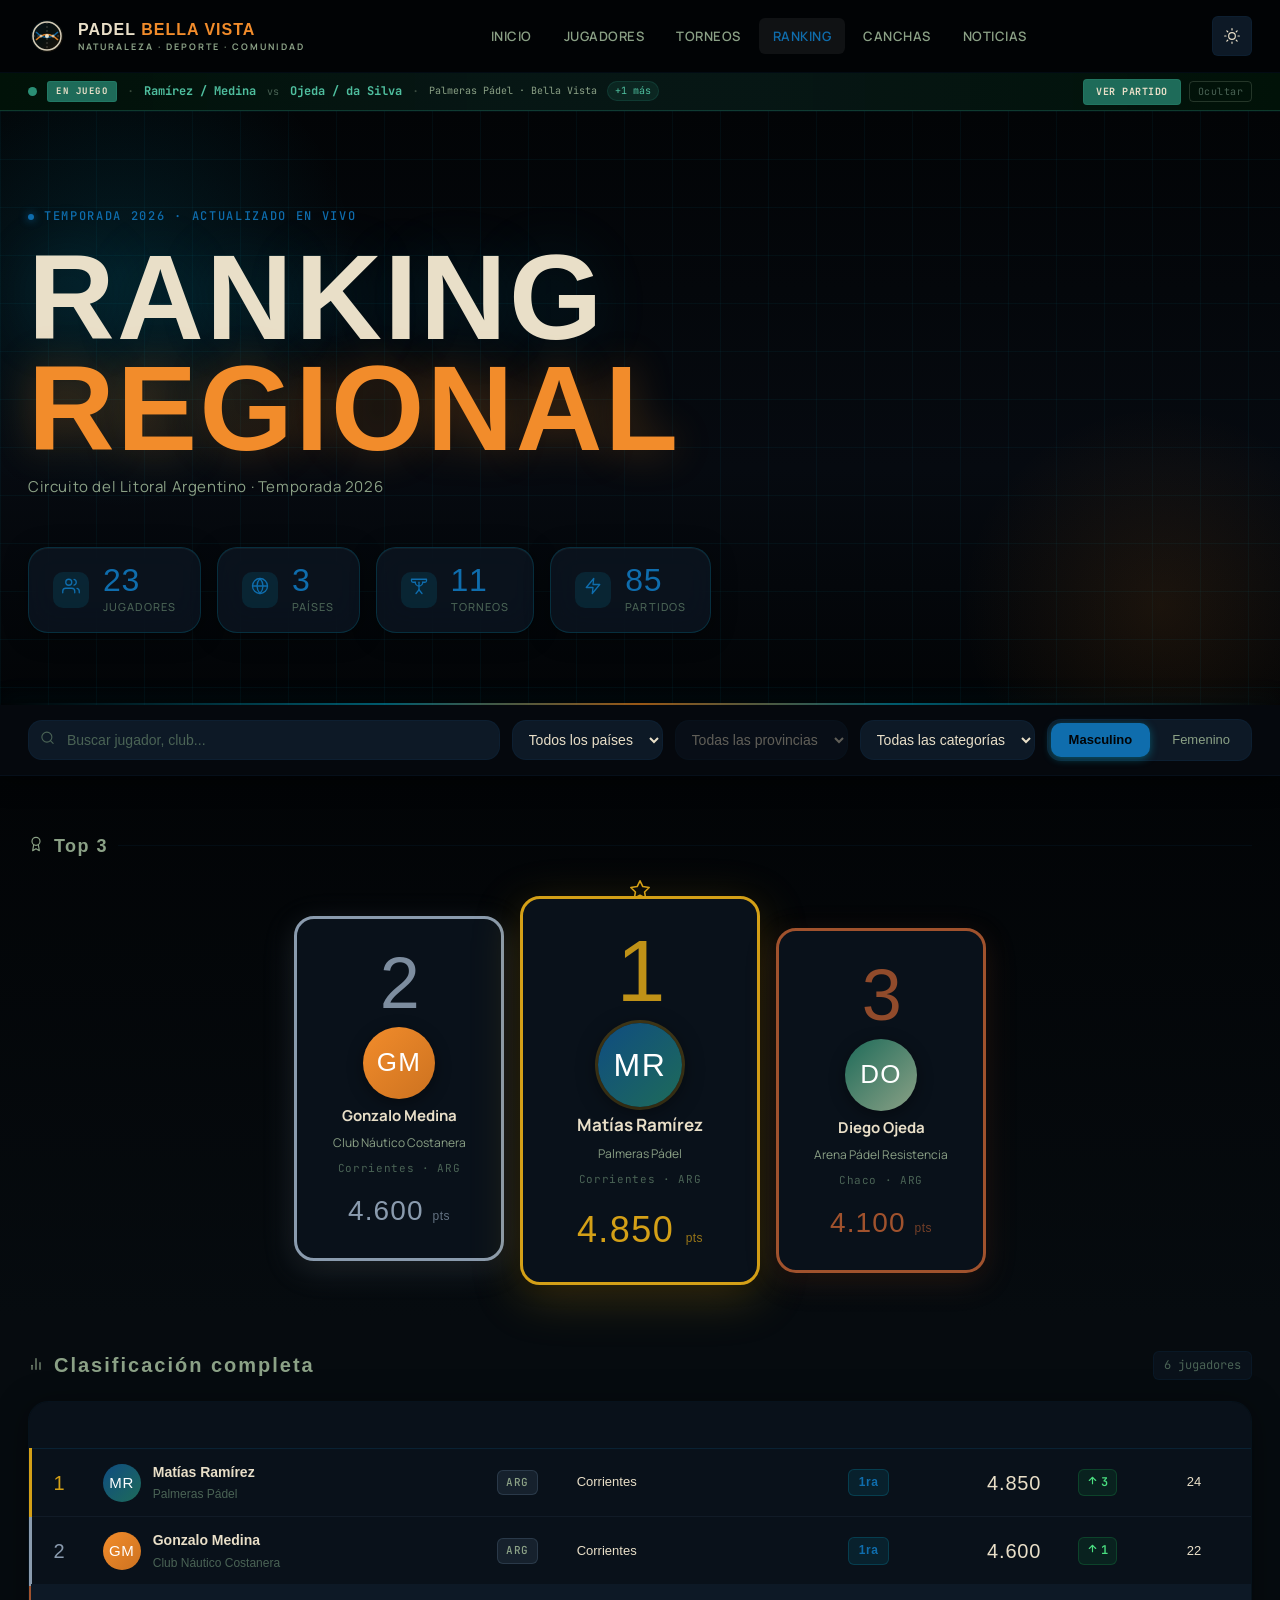
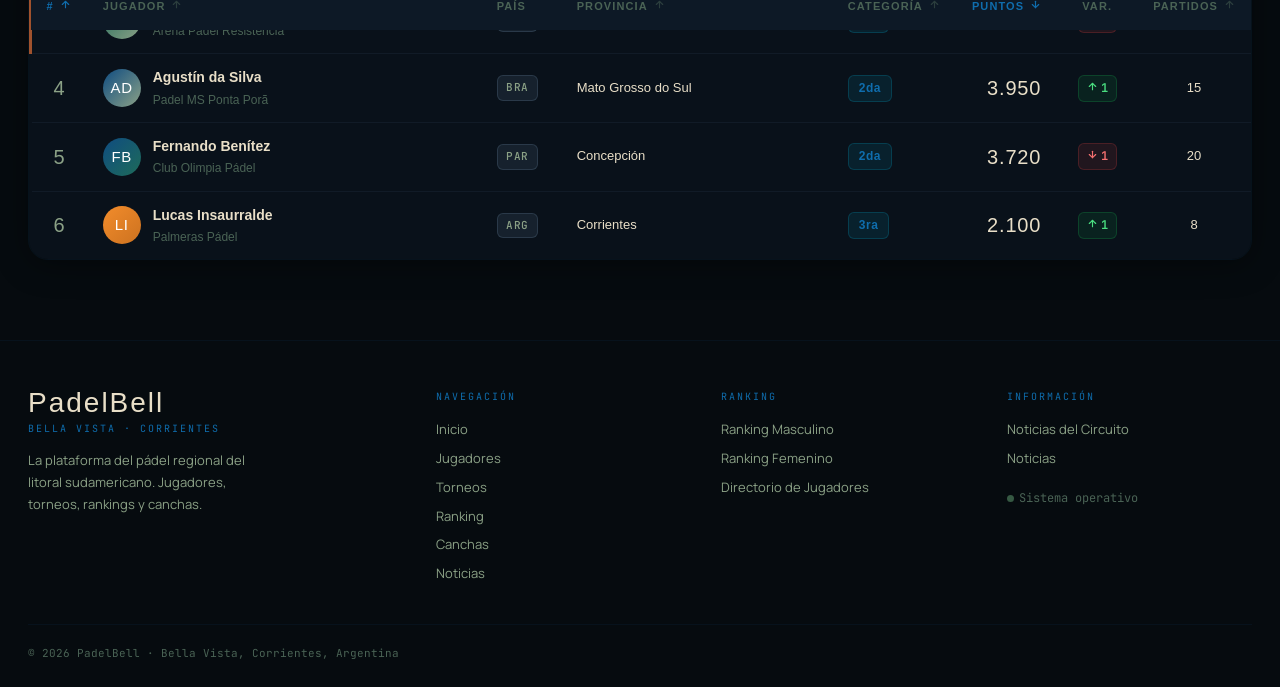
<file: ranking.html>
﻿<!DOCTYPE html>
<html lang="es">
<head>
  <meta charset="UTF-8" />
  <meta name="viewport" content="width=device-width, initial-scale=1.0" />
  <!-- PWA -->
  <link rel="manifest" href="site.webmanifest">
  <meta name="theme-color" content="#020406">
  <meta name="apple-mobile-web-app-capable" content="yes">
  <meta name="apple-mobile-web-app-title" content="Padel Bella Vista">
  <title>Ranking Regional · Padel Bella Vista</title>
  <meta name="description" content="Ranking regional del Circuito del Litoral Argentino. Clasificación de jugadores por categoría, país y provincia. Temporada 2026." />
  <meta name="robots" content="index, follow" />
  <link rel="preconnect" href="https://fonts.googleapis.com" />
  <link rel="preconnect" href="https://fonts.gstatic.com" crossorigin />
  <link href="https://fonts.googleapis.com/css2?family=Montserrat:ital,wght@0,300;0,400;0,500;0,600;0,700;0,800;0,900;1,400&family=Cormorant:ital,wght@0,400;0,500;0,600;0,700;1,400;1,500&family=JetBrains+Mono:wght@400;500&display=swap" rel="stylesheet" />
  <link rel="stylesheet" href="css/styles.css" />
  <style>
    /* ============================================================
       RANKING PAGE — LOCAL STYLES
       ============================================================ */

    /* --- Hero --------------------------------------------------- */
    .ranking-hero {
      position: relative;
      min-height: 420px;
      display: flex;
      align-items: center;
      overflow: hidden;
      padding: 96px 0 72px;
      background:
        linear-gradient(180deg, #020406 0%, #060A10 60%, #020406 100%);
    }

    /* Grid overlay */
    .ranking-hero::before {
      content: '';
      position: absolute;
      inset: 0;
      background-image:
        linear-gradient(rgba(0,180,216,0.05) 1px, transparent 1px),
        linear-gradient(90deg, rgba(0,180,216,0.05) 1px, transparent 1px);
      background-size: 48px 48px;
      pointer-events: none;
    }

    /* Glowing accent lines */
    .ranking-hero::after {
      content: '';
      position: absolute;
      bottom: 0;
      left: 0;
      right: 0;
      height: 2px;
      background: linear-gradient(90deg,
        transparent 0%,
        rgba(0,180,216,0.6) 30%,
        rgba(232,132,31,0.8) 50%,
        rgba(0,180,216,0.6) 70%,
        transparent 100%);
      box-shadow: 0 0 24px rgba(0,180,216,0.4);
    }

    .hero-glow-left {
      position: absolute;
      top: -80px;
      left: -120px;
      width: 480px;
      height: 480px;
      border-radius: 50%;
      background: radial-gradient(circle, rgba(0,180,216,0.12) 0%, transparent 70%);
      pointer-events: none;
    }

    .hero-glow-right {
      position: absolute;
      bottom: -100px;
      right: -80px;
      width: 400px;
      height: 400px;
      border-radius: 50%;
      background: radial-gradient(circle, rgba(232,132,31,0.1) 0%, transparent 70%);
      pointer-events: none;
    }

    .hero-content {
      position: relative;
      z-index: 2;
    }

    .hero-eyebrow {
      display: flex;
      align-items: center;
      gap: 10px;
      margin-bottom: 16px;
      font-family: 'JetBrains Mono', monospace;
      font-size: 12px;
      font-weight: 500;
      letter-spacing: 0.14em;
      text-transform: uppercase;
      color: var(--accent-primary);
    }

    .hero-eyebrow-dot {
      width: 6px;
      height: 6px;
      border-radius: 50%;
      background: var(--accent-primary);
      box-shadow: 0 0 8px var(--accent-primary);
      animation: pulse-dot 2s ease-in-out infinite;
    }

    @keyframes pulse-dot {
      0%, 100% { opacity: 1; transform: scale(1); }
      50% { opacity: 0.5; transform: scale(0.7); }
    }

    .hero-title {
      font-family: 'Bebas Neue', sans-serif;
      font-size: clamp(64px, 10vw, 120px);
      line-height: 0.92;
      letter-spacing: 0.02em;
      color: var(--text-primary);
      margin: 0 0 12px;
      text-shadow: 0 0 60px rgba(0,180,216,0.15);
    }

    .hero-title .accent-orange {
      color: var(--accent-orange);
      text-shadow: 0 0 40px rgba(232,132,31,0.3);
    }

    .hero-subtitle {
      font-size: 15px;
      color: var(--text-secondary);
      letter-spacing: 0.04em;
      margin-bottom: 48px;
      font-weight: 400;
    }

    /* Stat pills */
    .hero-stats {
      display: flex;
      gap: 16px;
      flex-wrap: wrap;
    }

    .stat-pill {
      display: flex;
      align-items: center;
      gap: 14px;
      padding: 16px 24px;
      border-radius: var(--radius-xl);
      background: rgba(14,23,36,0.7);
      border: 1px solid rgba(0,180,216,0.18);
      backdrop-filter: blur(16px);
      -webkit-backdrop-filter: blur(16px);
      box-shadow: 0 4px 24px rgba(0,0,0,0.4), inset 0 1px 0 rgba(255,255,255,0.04);
      transition: transform var(--transition-fast), border-color var(--transition-fast), box-shadow var(--transition-fast);
    }

    .stat-pill:hover {
      transform: translateY(-2px);
      border-color: rgba(0,180,216,0.4);
      box-shadow: 0 8px 32px rgba(0,0,0,0.5), 0 0 16px rgba(0,180,216,0.12);
    }

    .stat-pill-icon {
      width: 36px;
      height: 36px;
      border-radius: var(--radius-md);
      background: rgba(0,180,216,0.12);
      display: flex;
      align-items: center;
      justify-content: center;
      color: var(--accent-primary);
      flex-shrink: 0;
    }

    .stat-pill-body {
      display: flex;
      flex-direction: column;
    }

    .stat-pill-number {
      font-family: 'Bebas Neue', sans-serif;
      font-size: 32px;
      line-height: 1;
      color: var(--accent-primary);
      letter-spacing: 0.02em;
    }

    .stat-pill-label {
      font-size: 11px;
      color: var(--text-muted);
      text-transform: uppercase;
      letter-spacing: 0.1em;
      font-weight: 500;
      margin-top: 2px;
    }

    /* --- Sticky Filter Bar ---------------------------------------- */
    .filter-bar {
      position: sticky;
      top: 72px;
      z-index: 90;
      background: rgba(6,10,16,0.85);
      backdrop-filter: blur(20px);
      -webkit-backdrop-filter: blur(20px);
      border-bottom: 1px solid var(--border-subtle);
      padding: 14px 0;
      box-shadow: 0 4px 24px rgba(0,0,0,0.5);
    }

    .filter-bar-inner {
      display: flex;
      align-items: center;
      gap: 12px;
      flex-wrap: wrap;
    }

    .search-wrapper {
      position: relative;
      flex: 1 1 220px;
      min-width: 180px;
    }

    .search-icon {
      position: absolute;
      left: 12px;
      top: 50%;
      transform: translateY(-50%);
      color: var(--text-muted);
      display: flex;
      align-items: center;
      pointer-events: none;
    }

    .filter-search-input {
      width: 100%;
      height: 40px;
      padding: 0 12px 0 38px;
      background: var(--bg-elevated);
      border: 1px solid var(--border-subtle);
      border-radius: var(--radius-lg);
      color: var(--text-primary);
      font-family: 'Inter', sans-serif;
      font-size: 14px;
      outline: none;
      transition: border-color var(--transition-fast), box-shadow var(--transition-fast);
    }

    .filter-search-input::placeholder {
      color: var(--text-muted);
    }

    .filter-search-input:focus {
      border-color: var(--accent-primary);
      box-shadow: 0 0 0 3px rgba(0,180,216,0.15);
    }

    .filter-select {
      height: 40px;
      padding: 0 12px;
      background: var(--bg-elevated);
      border: 1px solid var(--border-subtle);
      border-radius: var(--radius-lg);
      color: var(--text-primary);
      font-family: 'Inter', sans-serif;
      font-size: 14px;
      outline: none;
      cursor: pointer;
      transition: border-color var(--transition-fast), box-shadow var(--transition-fast);
      min-width: 140px;
    }

    .filter-select:focus {
      border-color: var(--accent-primary);
      box-shadow: 0 0 0 3px rgba(0,180,216,0.15);
    }

    .filter-select:disabled {
      opacity: 0.4;
      cursor: not-allowed;
    }

    .filter-select option {
      background: var(--bg-card);
      color: var(--text-primary);
    }

    .gender-tabs {
      display: flex;
      gap: 4px;
      background: var(--bg-elevated);
      border-radius: var(--radius-lg);
      padding: 3px;
      border: 1px solid var(--border-subtle);
      flex-shrink: 0;
    }

    .gender-tab {
      height: 34px;
      padding: 0 18px;
      border-radius: var(--radius-md);
      border: none;
      background: transparent;
      color: var(--text-secondary);
      font-family: 'Inter', sans-serif;
      font-size: 13px;
      font-weight: 500;
      cursor: pointer;
      transition: all var(--transition-fast);
      white-space: nowrap;
    }

    .gender-tab.active {
      background: var(--accent-primary);
      color: #020406;
      font-weight: 600;
      box-shadow: 0 2px 8px rgba(0,180,216,0.4);
    }

    .gender-tab:not(.active):hover {
      background: rgba(0,180,216,0.1);
      color: var(--text-primary);
    }

    /* --- Podium Section ------------------------------------------- */
    .podium-section-wrap {
      padding: 56px 0 32px;
      background: linear-gradient(180deg, var(--bg-base) 0%, var(--bg-surface) 100%);
    }

    .podium-section-label {
      display: flex;
      align-items: center;
      gap: 10px;
      margin-bottom: 36px;
      font-family: 'Bebas Neue', sans-serif;
      font-size: 18px;
      letter-spacing: 0.08em;
      color: var(--text-secondary);
    }

    .podium-section-label::after {
      content: '';
      flex: 1;
      height: 1px;
      background: var(--border-subtle);
    }

    .podium-container {
      display: flex;
      align-items: flex-end;
      justify-content: center;
      gap: 16px;
    }

    .podium-card {
      border-radius: var(--radius-xl);
      background: var(--bg-card);
      padding: 28px 24px 24px;
      display: flex;
      flex-direction: column;
      align-items: center;
      gap: 8px;
      position: relative;
      box-shadow: 0 8px 32px rgba(0,0,0,0.5);
      transition: transform var(--transition-normal), box-shadow var(--transition-normal);
      cursor: default;
    }

    .podium-card:hover {
      transform: translateY(-4px);
    }

    .podium-gold {
      width: 240px;
      box-shadow: 0 12px 48px rgba(212,160,23,0.25), 0 4px 16px rgba(0,0,0,0.6);
    }

    .podium-gold:hover {
      box-shadow: 0 20px 60px rgba(212,160,23,0.35), 0 8px 24px rgba(0,0,0,0.7);
    }

    .podium-silver {
      width: 210px;
      margin-bottom: 24px;
      box-shadow: 0 8px 32px rgba(138,155,174,0.2), 0 4px 16px rgba(0,0,0,0.5);
    }

    .podium-silver:hover {
      box-shadow: 0 16px 48px rgba(138,155,174,0.3), 0 8px 24px rgba(0,0,0,0.6);
    }

    .podium-bronze {
      width: 210px;
      margin-bottom: 12px;
      box-shadow: 0 8px 32px rgba(160,82,45,0.2), 0 4px 16px rgba(0,0,0,0.5);
    }

    .podium-bronze:hover {
      box-shadow: 0 16px 48px rgba(160,82,45,0.3), 0 8px 24px rgba(0,0,0,0.6);
    }

    .podium-pos-num {
      font-family: 'Bebas Neue', sans-serif;
      font-size: 72px;
      line-height: 1;
      letter-spacing: -0.02em;
      opacity: 0.9;
    }

    .podium-gold .podium-pos-num { font-size: 88px; }

    .podium-avatar {
      width: 72px;
      height: 72px;
      border-radius: 50%;
      display: flex;
      align-items: center;
      justify-content: center;
      font-family: 'Bebas Neue', sans-serif;
      font-size: 26px;
      color: #fff;
      letter-spacing: 0.05em;
      box-shadow: 0 4px 16px rgba(0,0,0,0.4);
      flex-shrink: 0;
    }

    .podium-gold .podium-avatar {
      width: 84px;
      height: 84px;
      font-size: 32px;
      box-shadow: 0 4px 20px rgba(0,0,0,0.5), 0 0 0 3px rgba(212,160,23,0.3);
    }

    .podium-name {
      font-size: 15px;
      font-weight: 700;
      color: var(--text-primary);
      text-align: center;
      line-height: 1.2;
    }

    .podium-gold .podium-name {
      font-size: 17px;
    }

    .podium-club {
      font-size: 12px;
      color: var(--text-secondary);
      text-align: center;
    }

    .podium-province {
      font-size: 11px;
      color: var(--text-muted);
      text-align: center;
      font-family: 'JetBrains Mono', monospace;
      letter-spacing: 0.06em;
    }

    .podium-points {
      font-family: 'Bebas Neue', sans-serif;
      font-size: 28px;
      letter-spacing: 0.04em;
      margin-top: 4px;
    }

    .podium-gold .podium-points {
      font-size: 36px;
    }

    .podium-pts-lbl {
      font-family: 'Inter', sans-serif;
      font-size: 12px;
      font-weight: 500;
      opacity: 0.7;
      letter-spacing: 0.04em;
    }

    /* Crown for gold */
    .podium-crown {
      position: absolute;
      top: -20px;
      left: 50%;
      transform: translateX(-50%);
      color: #D4A017;
      display: flex;
      align-items: center;
    }

    /* Podium base bars */
    .podium-base {
      width: 100%;
      height: 8px;
      border-radius: 0 0 var(--radius-xl) var(--radius-xl);
      margin-top: 8px;
    }

    /* --- Table Section -------------------------------------------- */
    .ranking-table-section {
      padding: 0 0 80px;
      background: var(--bg-surface);
    }

    .section-header-row {
      display: flex;
      align-items: center;
      justify-content: space-between;
      padding: 32px 0 20px;
      gap: 16px;
      flex-wrap: wrap;
    }

    .section-title-sm {
      font-family: 'Bebas Neue', sans-serif;
      font-size: 20px;
      letter-spacing: 0.1em;
      color: var(--text-secondary);
      display: flex;
      align-items: center;
      gap: 10px;
    }

    .results-count {
      font-family: 'JetBrains Mono', monospace;
      font-size: 12px;
      color: var(--text-muted);
      background: var(--bg-card);
      border: 1px solid var(--border-subtle);
      border-radius: var(--radius-sm);
      padding: 4px 10px;
    }

    /* Table wrapper */
    .ranking-table-wrap {
      border-radius: var(--radius-xl);
      overflow: hidden;
      border: 1px solid var(--border-subtle);
      box-shadow: 0 4px 32px rgba(0,0,0,0.4);
    }

    .ranking-table {
      width: 100%;
      border-collapse: collapse;
      font-family: 'Inter', sans-serif;
      font-size: 14px;
      background: var(--bg-card);
    }

    /* Sticky thead */
    .ranking-table thead {
      position: sticky;
      top: 141px;
      z-index: 10;
    }

    .ranking-table thead tr {
      background: var(--bg-elevated);
      border-bottom: 1px solid var(--border-default);
    }

    .ranking-table th {
      padding: 14px 16px;
      text-align: left;
      font-size: 11px;
      font-weight: 600;
      text-transform: uppercase;
      letter-spacing: 0.1em;
      color: var(--text-muted);
      white-space: nowrap;
      user-select: none;
    }

    .sortable-th {
      cursor: pointer;
      transition: color var(--transition-fast);
    }

    .sortable-th:hover {
      color: var(--accent-primary);
    }

    .sortable-th.sort-active {
      color: var(--accent-primary);
    }

    .th-inner {
      display: flex;
      align-items: center;
      gap: 6px;
    }

    .sort-icon {
      color: var(--text-muted);
      opacity: 0.5;
      display: flex;
      align-items: center;
    }

    .sortable-th.sort-active .sort-icon {
      opacity: 1;
      color: var(--accent-primary);
    }

    /* Table body */
    .ranking-table tbody tr {
      border-bottom: 1px solid rgba(62,90,114,0.15);
      transition: background var(--transition-fast), box-shadow var(--transition-fast);
    }

    .ranking-table tbody tr:last-child {
      border-bottom: none;
    }

    .ranking-table tbody tr.ranking-row-full {
      cursor: pointer;
    }

    .ranking-table tbody tr.ranking-row-full:hover {
      background: rgba(0,180,216,0.06);
      box-shadow: inset 0 0 0 1px rgba(0,180,216,0.08);
    }

    .ranking-table td {
      padding: 12px 16px;
      vertical-align: middle;
      color: var(--text-primary);
    }

    /* Column widths */
    .col-pos { width: 56px; text-align: center; }
    .col-player { min-width: 180px; }
    .col-country { width: 80px; }
    .col-province { min-width: 120px; color: var(--text-secondary); font-size: 13px; }
    .col-category { width: 90px; }
    .col-points { width: 100px; text-align: right; }
    .col-var { width: 80px; text-align: center; }
    .col-matches { width: 80px; text-align: center; color: var(--text-secondary); font-size: 13px; }

    .rank-num {
      font-family: 'Bebas Neue', sans-serif;
      font-size: 20px;
      letter-spacing: 0.04em;
      color: var(--text-secondary);
    }

    /* Player cell */
    .player-cell {
      display: flex;
      align-items: center;
      gap: 12px;
    }

    .player-avatar-sm {
      width: 38px;
      height: 38px;
      border-radius: 50%;
      display: flex;
      align-items: center;
      justify-content: center;
      font-family: 'Bebas Neue', sans-serif;
      font-size: 15px;
      color: #fff;
      letter-spacing: 0.05em;
      flex-shrink: 0;
    }

    .player-info { display: flex; flex-direction: column; gap: 2px; }
    .player-fullname { font-size: 14px; font-weight: 600; color: var(--text-primary); }
    .player-club-sm { font-size: 12px; color: var(--text-muted); }

    /* Badges */
    .country-badge {
      display: inline-block;
      padding: 3px 8px;
      border-radius: var(--radius-sm);
      background: rgba(122,155,184,0.12);
      border: 1px solid rgba(122,155,184,0.2);
      font-family: 'JetBrains Mono', monospace;
      font-size: 11px;
      font-weight: 500;
      color: var(--text-secondary);
      letter-spacing: 0.08em;
    }

    .cat-badge {
      display: inline-block;
      padding: 3px 10px;
      border-radius: var(--radius-sm);
      background: rgba(0,180,216,0.1);
      border: 1px solid rgba(0,180,216,0.2);
      font-size: 12px;
      font-weight: 600;
      color: var(--accent-primary);
      letter-spacing: 0.04em;
    }

    /* Points */
    .points-val {
      font-family: 'Bebas Neue', sans-serif;
      font-size: 20px;
      color: var(--text-primary);
      letter-spacing: 0.04em;
    }

    /* Variation pill */
    .var-pill {
      display: inline-flex;
      align-items: center;
      gap: 3px;
      padding: 3px 8px;
      border-radius: var(--radius-sm);
      font-family: 'JetBrains Mono', monospace;
      font-size: 12px;
      font-weight: 600;
    }

    .var-up {
      background: rgba(22,163,74,0.12);
      border: 1px solid rgba(22,163,74,0.25);
      color: #4ADE80;
    }

    .var-down {
      background: rgba(239,68,68,0.1);
      border: 1px solid rgba(239,68,68,0.2);
      color: #F87171;
    }

    /* Empty state */
    .table-empty {
      padding: 64px 24px;
      text-align: center;
      color: var(--text-muted);
      font-size: 14px;
    }

    /* --- Toast ---------------------------------------------------- */
    #toast-container {
      position: fixed;
      bottom: 24px;
      right: 24px;
      z-index: 9999;
      display: flex;
      flex-direction: column;
      gap: 10px;
      pointer-events: none;
    }

    /* --- Responsive ----------------------------------------------- */
    @media (max-width: 900px) {
      .podium-container { gap: 10px; }
      .podium-gold { width: 200px; }
      .podium-silver, .podium-bronze { width: 170px; }
      .podium-pos-num { font-size: 56px; }
      .podium-gold .podium-pos-num { font-size: 68px; }
    }

    @media (max-width: 700px) {
      .filter-bar-inner { gap: 8px; }
      .filter-select { min-width: 110px; font-size: 13px; }
      .col-province, .col-matches, .col-category { display: none; }
      .podium-gold { width: 160px; }
      .podium-silver, .podium-bronze { width: 136px; }
      .hero-stats { gap: 10px; }
      .stat-pill { padding: 12px 16px; }
    }

    @media (max-width: 480px) {
      .podium-container { gap: 6px; }
      .podium-card { padding: 16px 12px 16px; }
      .podium-gold { width: 140px; }
      .podium-silver, .podium-bronze { width: 116px; }
      .podium-name { font-size: 12px; }
      .podium-avatar { width: 52px; height: 52px; font-size: 20px; }
      .podium-gold .podium-avatar { width: 62px; height: 62px; }
    }
  </style>
</head>
<body>

<!-- ============================================================
     HEADER
     ============================================================ -->
<header id="main-header">
  <div class="container">
    <div class="header-inner">
      <a href="index.html" class="header-logo" style="gap:12px; display:flex; align-items:center;">
        <!-- Nuevo Isotipo SVG — sol, pelota de pádel, naranja y Paraná -->
        <svg width="38" height="38" viewBox="0 0 38 38" fill="none" xmlns="http://www.w3.org/2000/svg" style="flex-shrink:0;">
          <circle cx="19" cy="19" r="16" fill="url(#pbv-logo-grad)" opacity="0.15"/>
          <circle cx="19" cy="19" r="14" stroke="var(--accent-cream)" stroke-width="1.5" fill="none" opacity="0.9"/>
          <!-- Cancha / Red grid -->
          <line x1="19" y1="5" x2="19" y2="33" stroke="var(--accent-cream)" stroke-width="0.8" opacity="0.35" stroke-dasharray="2 2"/>
          <line x1="5" y1="19" x2="33" y2="19" stroke="var(--accent-cream)" stroke-width="0.8" opacity="0.35" stroke-dasharray="2 2"/>
          <!-- Costura pelota / Paraná curves -->
          <path d="M8 15 Q19 26 30 15" stroke="var(--accent-primary)" stroke-width="1.5" fill="none" opacity="0.9"/>
          <path d="M8 23 Q19 12 30 23" stroke="var(--accent-orange)" stroke-width="1.5" fill="none" opacity="0.9"/>
          <!-- Puntos / Geometría naranja y pala -->
          <circle cx="19" cy="19" r="2" fill="var(--accent-cream)"/>
          <circle cx="13" cy="19" r="1.5" fill="var(--accent-cream)" opacity="0.7"/>
          <circle cx="25" cy="19" r="1.5" fill="var(--accent-cream)" opacity="0.7"/>
          <defs>
            <linearGradient id="pbv-logo-grad" x1="0" y1="0" x2="38" y2="38" gradientUnits="userSpaceOnUse">
              <stop offset="0%" stop-color="var(--accent-primary)"/>
              <stop offset="50%" stop-color="var(--accent-teal)"/>
              <stop offset="100%" stop-color="var(--accent-orange)"/>
            </linearGradient>
          </defs>
        </svg>
        <div class="logo-text">
          <div class="logo-name" style="font-family:var(--font-display);font-weight:900;font-size:16px;letter-spacing:1px;line-height:1;color:var(--accent-cream);">
            PADEL <span style="color:var(--accent-orange);">BELLA VISTA</span>
          </div>
          <div class="logo-tagline" style="font-family:var(--font-body);font-size:9px;letter-spacing:2px;color:var(--text-secondary);text-transform:uppercase;margin-top:4px;font-weight:700;">
            Naturaleza · Deporte · Comunidad
          </div>
        </div>
      </a>
      <nav class="main-nav" id="main-nav">
        <a href="index.html" class="nav-link">Inicio</a>
        <a href="jugadores.html" class="nav-link">Jugadores</a>
        <a href="torneos.html" class="nav-link">Torneos</a>
        <a href="ranking.html" class="nav-link active">Ranking</a>
        <a href="canchas.html" class="nav-link">Canchas</a>
        <a href="noticias.html" class="nav-link">Noticias</a>
      </nav>
      <div class="header-actions">
        <button id="theme-toggle" class="theme-toggle-btn" data-icon="sun" title="Cambiar tema"></button>
        <button id="menu-toggler" aria-label="Menu" aria-expanded="false">
          <span data-icon="menu"></span>
        </button>
      </div>
    </div>
  </div>
</header>
<nav id="mobile-menu">
  <a href="index.html" class="nav-link">Inicio</a>
  <a href="jugadores.html" class="nav-link">Jugadores</a>
  <a href="torneos.html" class="nav-link">Torneos</a>
  <a href="ranking.html" class="nav-link active">Ranking</a>
  <a href="canchas.html" class="nav-link">Canchas</a>
  <a href="noticias.html" class="nav-link">Noticias</a>
</nav>

<!-- ============================================================
     HERO
     ============================================================ -->
<section class="ranking-hero" aria-label="Encabezado ranking">
  <div class="hero-glow-left"></div>
  <div class="hero-glow-right"></div>
  <div class="container">
    <div class="hero-content">
      <p class="hero-eyebrow">
        <span class="hero-eyebrow-dot"></span>
        Temporada 2026 · Actualizado en vivo
      </p>
      <h1 class="hero-title">
        RANKING<br><span class="accent-orange">REGIONAL</span>
      </h1>
      <p class="hero-subtitle">Circuito del Litoral Argentino &middot; Temporada 2026</p>

      <!-- Stat pills -->
      <div class="hero-stats">
        <div class="stat-pill">
          <div class="stat-pill-icon">
            <span data-icon="users" data-size="18"></span>
          </div>
          <div class="stat-pill-body">
            <span class="stat-pill-number" data-counter="24">0</span>
            <span class="stat-pill-label">Jugadores</span>
          </div>
        </div>
        <div class="stat-pill">
          <div class="stat-pill-icon">
            <span data-icon="globe" data-size="18"></span>
          </div>
          <div class="stat-pill-body">
            <span class="stat-pill-number" data-counter="4">0</span>
            <span class="stat-pill-label">Países</span>
          </div>
        </div>
        <div class="stat-pill">
          <div class="stat-pill-icon">
            <span data-icon="trophy" data-size="18"></span>
          </div>
          <div class="stat-pill-body">
            <span class="stat-pill-number" data-counter="12">0</span>
            <span class="stat-pill-label">Torneos</span>
          </div>
        </div>
        <div class="stat-pill">
          <div class="stat-pill-icon">
            <span data-icon="zap" data-size="18"></span>
          </div>
          <div class="stat-pill-body">
            <span class="stat-pill-number" data-counter="87">0</span>
            <span class="stat-pill-label">Partidos</span>
          </div>
        </div>
      </div>
    </div>
  </div>
</section>

<!-- ============================================================
     STICKY FILTER BAR
     ============================================================ -->
<div class="filter-bar" role="search" aria-label="Filtros de ranking">
  <div class="container">
    <div class="filter-bar-inner">

      <!-- Search -->
      <div class="search-wrapper">
        <span class="search-icon">
          <span data-icon="search" data-size="15"></span>
        </span>
        <input
          type="search"
          id="filter-search"
          class="filter-search-input"
          placeholder="Buscar jugador, club..."
          autocomplete="off"
          aria-label="Buscar jugador"
        />
      </div>

      <!-- Country -->
      <select id="filter-country" class="filter-select" aria-label="Filtrar por país">
        <option value="todos">Todos los países</option>
        <option value="argentina">Argentina</option>
        <option value="uruguay">Uruguay</option>
        <option value="brasil">Brasil</option>
        <option value="paraguay">Paraguay</option>
      </select>

      <!-- Province -->
      <select id="filter-province" class="filter-select" disabled aria-label="Filtrar por provincia">
        <option value="todos">Todas las provincias</option>
      </select>

      <!-- Category -->
      <select id="filter-category" class="filter-select" aria-label="Filtrar por categoría">
        <option value="todos">Todas las categorías</option>
        <option value="1ra">1ra</option>
        <option value="2da">2da</option>
        <option value="3ra">3ra</option>
        <option value="4ta">4ta</option>
        <option value="5ta">5ta</option>
        <option value="6ta">6ta</option>
        <option value="7ma">7ma</option>
        <option value="8va">8va</option>
        <option value="principiante">Principiante</option>
      </select>

      <!-- Gender tabs -->
      <div class="gender-tabs" role="group" aria-label="Género">
        <button class="gender-tab active" data-gender="masculino" id="tab-masculino">Masculino</button>
        <button class="gender-tab" data-gender="femenino" id="tab-femenino">Femenino</button>
      </div>

    </div>
  </div>
</div>

<!-- ============================================================
     PODIUM SECTION
     ============================================================ -->
<section class="podium-section-wrap" aria-label="Top 3 ranking">
  <div class="container">
    <h2 class="podium-section-label">
      <span data-icon="award" data-size="16"></span>
      Top 3
    </h2>
    <div id="podium-section" aria-live="polite"></div>
  </div>
</section>

<!-- ============================================================
     RANKING TABLE
     ============================================================ -->
<section class="ranking-table-section" aria-label="Tabla de ranking completa">
  <div class="container">

    <div class="section-header-row">
      <h2 class="section-title-sm">
        <span data-icon="ranking" data-size="16"></span>
        Clasificación completa
      </h2>
      <span class="results-count" id="results-count" aria-live="polite">— jugadores</span>
    </div>

    <div class="ranking-table-wrap">
      <table class="ranking-table" id="ranking-table" aria-label="Tabla de ranking">
        <thead>
          <tr>
            <th class="col-pos sortable-th sort-active" id="th-pos" aria-sort="ascending">
              <div class="th-inner">
                #
                <span class="sort-icon"><span data-icon="arrowUp" data-size="11"></span></span>
              </div>
            </th>
            <th class="col-player sortable-th" id="th-player">
              <div class="th-inner">
                Jugador
                <span class="sort-icon"><span data-icon="arrowUp" data-size="11"></span></span>
              </div>
            </th>
            <th class="col-country" id="th-country">País</th>
            <th class="col-province sortable-th" id="th-province">
              <div class="th-inner">
                Provincia
                <span class="sort-icon"><span data-icon="arrowUp" data-size="11"></span></span>
              </div>
            </th>
            <th class="col-category sortable-th" id="th-cat">
              <div class="th-inner">
                Categoría
                <span class="sort-icon"><span data-icon="arrowUp" data-size="11"></span></span>
              </div>
            </th>
            <th class="col-points sortable-th sort-active" id="th-points" style="text-align:right;">
              <div class="th-inner" style="justify-content:flex-end;">
                Puntos
                <span class="sort-icon"><span data-icon="arrowDown" data-size="11"></span></span>
              </div>
            </th>
            <th class="col-var" id="th-var" style="text-align:center;">Var.</th>
            <th class="col-matches sortable-th" id="th-matches" style="text-align:center;">
              <div class="th-inner" style="justify-content:center;">
                Partidos
                <span class="sort-icon"><span data-icon="arrowUp" data-size="11"></span></span>
              </div>
            </th>
          </tr>
        </thead>
        <tbody id="ranking-tbody" aria-live="polite">
          <!-- Rows injected by JS -->
        </tbody>
      </table>
    </div>

  </div>
</section>

<!-- Toast container -->
<div id="toast-container" aria-live="assertive" aria-atomic="true"></div>

<!-- ============================================================
     SCRIPTS
     ============================================================ -->
<script src="js/icons.js"></script>
<script src="js/data.js"></script>
<script src="js/main.js"></script>
<script>
/* ============================================================
   RANKING PAGE — INLINE SCRIPT
   ============================================================ */

// Page-specific state
let currentGender = 'masculino';
let currentSort = { col: 'points', dir: 'desc' };
let currentFilters = { search: '', country: 'todos', province: 'todos', category: 'todos' };

// Compute ranking: sort DB.players by ranking_points desc, filtered by gender+filters
function getComputedRanking() {
  let list = DB.players.filter(function(p) { return p.active; });
  if (currentGender !== 'todos') {
    list = list.filter(function(p) { return p.gender === currentGender; });
  }
  if (currentFilters.search) {
    var q = currentFilters.search.toLowerCase();
    list = list.filter(function(p) {
      return ((p.first_name || '') + ' ' + (p.last_name || '') + ' ' + (p.club || '') + ' ' + (p.nickname || '')).toLowerCase().indexOf(q) !== -1;
    });
  }
  if (currentFilters.country !== 'todos') {
    list = list.filter(function(p) { return p.country === currentFilters.country; });
  }
  if (currentFilters.province !== 'todos') {
    list = list.filter(function(p) { return p.province === currentFilters.province; });
  }
  if (currentFilters.category !== 'todos') {
    list = list.filter(function(p) { return p.category === currentFilters.category; });
  }
  // Sort by ranking_points desc
  list.sort(function(a, b) { return b.ranking_points - a.ranking_points; });
  return list;
}

// Initials from name
function getInitials(p) {
  return ((p.first_name || ' ')[0] + (p.last_name || ' ')[0]).toUpperCase();
}

// Country badge text
function getCountryBadge(country) {
  var m = { argentina: 'ARG', uruguay: 'URU', brasil: 'BRA', paraguay: 'PAR' };
  return m[country] || (country || '').toUpperCase().slice(0, 3);
}

// Avatar gradient color based on index using Padel Bella Vista palette
function avatarGrad(i) {
  var grads = [
    'linear-gradient(135deg,#0F4C81,#1E6B59)', // Azul profundo a verde botánico
    'linear-gradient(135deg,#F28C2B,#CC7220)', // Naranja cítrico a naranja oscuro
    'linear-gradient(135deg,#1E6B59,#8BA186)', // Verde botánico a verde salvia
    'linear-gradient(135deg,#0F4C81,#8BA186)'  // Azul profundo a verde salvia
  ];
  return grads[i % grads.length];
}


function renderPodium(top3) {
  var el = document.getElementById('podium-section');
  if (!el) return;
  if (!top3 || top3.length < 1) { el.innerHTML = ''; return; }

  var borders = { gold: '#D4A017', silver: '#8A9BAE', bronze: '#A0522D' };
  // Order: Silver (index 1), Gold (index 0), Bronze (index 2)
  var positions = [top3[1] || null, top3[0] || null, top3[2] || null];
  var metalOrder = ['silver', 'gold', 'bronze'];

  var cards = positions.map(function(p, i) {
    if (!p) return '';
    var metal = metalOrder[i];
    var posNum = metal === 'gold' ? 1 : metal === 'silver' ? 2 : 3;
    var border = borders[metal];
    var initials = getInitials(p);
    var crownHtml = metal === 'gold'
      ? '<div class="podium-crown"><span data-icon="star" data-size="22"></span></div>'
      : '';
    return (
      '<div class="podium-card podium-' + metal + '" style="border:3px solid ' + border + ';" tabindex="0" role="listitem" aria-label="Posicion ' + posNum + ': ' + p.first_name + ' ' + p.last_name + '">' +
        crownHtml +
        '<div class="podium-pos-num" style="color:' + border + ';">' + posNum + '</div>' +
        '<div class="podium-avatar" style="background:' + avatarGrad(posNum - 1) + ';">' + initials + '</div>' +
        '<div class="podium-name">' + p.first_name + ' ' + p.last_name + '</div>' +
        '<div class="podium-club">' + (p.club || '') + '</div>' +
        '<div class="podium-province">' + (p.province || '') + ' &middot; ' + getCountryBadge(p.country) + '</div>' +
        '<div class="podium-points" style="color:' + border + ';">' + (p.ranking_points || 0).toLocaleString('es-AR') + ' <span class="podium-pts-lbl">pts</span></div>' +
      '</div>'
    );
  }).join('');

  el.innerHTML = '<div class="podium-container" role="list">' + cards + '</div>';
  renderIcons();
}

function renderTable(list) {
  var tbody = document.getElementById('ranking-tbody');
  if (!tbody) return;

  // Update results count
  var countEl = document.getElementById('results-count');
  if (countEl) countEl.textContent = list.length + ' jugador' + (list.length !== 1 ? 'es' : '');

  if (!list.length) {
    tbody.innerHTML = '<tr><td colspan="8" class="table-empty">No se encontraron jugadores para los filtros seleccionados</td></tr>';
    return;
  }

  var medalBorders = { 0: '#D4A017', 1: '#8A9BAE', 2: '#A0522D' };

  tbody.innerHTML = list.map(function(p, i) {
    var borderStyle = medalBorders[i]
      ? 'border-left:3px solid ' + medalBorders[i] + ';'
      : 'border-left:3px solid transparent;';

    var varVal, varClass, varIcon;
    if (i === 0) {
      varVal = 3; varClass = 'var-up'; varIcon = 'arrowUp';
    } else if (i % 2 !== 0) {
      varVal = 1; varClass = 'var-up'; varIcon = 'arrowUp';
    } else {
      varVal = 1; varClass = 'var-down'; varIcon = 'arrowDown';
    }

    var badge = getCountryBadge(p.country);
    var initials = getInitials(p);
    var rankColor = medalBorders[i] ? 'color:' + medalBorders[i] + ';' : '';

    return (
      '<tr class="ranking-row-full" style="' + borderStyle + '" onclick="window.location=\'jugadores.html\'" tabindex="0" role="row" aria-label="Posicion ' + (i + 1) + ': ' + p.first_name + ' ' + p.last_name + '">' +
        '<td class="col-pos"><span class="rank-num" style="' + rankColor + '">' + (i + 1) + '</span></td>' +
        '<td class="col-player">' +
          '<div class="player-cell">' +
            '<div class="player-avatar-sm" style="background:' + avatarGrad(i) + ';">' + initials + '</div>' +
            '<div class="player-info">' +
              '<div class="player-fullname">' + p.first_name + ' ' + p.last_name + '</div>' +
              '<div class="player-club-sm">' + (p.club || '&mdash;') + '</div>' +
            '</div>' +
          '</div>' +
        '</td>' +
        '<td class="col-country"><span class="country-badge">' + badge + '</span></td>' +
        '<td class="col-province">' + (p.province || '&mdash;') + '</td>' +
        '<td class="col-category"><span class="cat-badge">' + (p.category || '&mdash;') + '</span></td>' +
        '<td class="col-points" style="text-align:right;"><span class="points-val">' + (p.ranking_points || 0).toLocaleString('es-AR') + '</span></td>' +
        '<td class="col-var">' +
          '<span class="var-pill ' + varClass + '">' +
            '<span data-icon="' + varIcon + '" data-size="11"></span>' +
            varVal +
          '</span>' +
        '</td>' +
        '<td class="col-matches">' + (p.tournaments_played || 0) + '</td>' +
      '</tr>'
    );
  }).join('');

  renderIcons();
  initLazyImages();
}

function refresh() {
  var list = getComputedRanking();
  renderPodium(list.slice(0, 3));
  renderTable(list);
}

// Province loader for filter bar
function loadFilterProvinces(country) {
  var sel = document.getElementById('filter-province');
  if (!sel) return;
  sel.innerHTML = '<option value="todos">Todas las provincias</option>';
  if (country && country !== 'todos' && REGIONS[country]) {
    REGIONS[country].provinces.forEach(function(prov) {
      var opt = document.createElement('option');
      opt.value = prov;
      opt.textContent = prov;
      sel.appendChild(opt);
    });
    sel.disabled = false;
  } else {
    sel.disabled = true;
  }
}

document.addEventListener('DOMContentLoaded', function() {
  // Initial render
  refresh();

  // Init counters
  if (typeof initCounters === 'function') initCounters();

  // Gender tabs
  document.querySelectorAll('.gender-tab').forEach(function(btn) {
    btn.addEventListener('click', function() {
      document.querySelectorAll('.gender-tab').forEach(function(b) { b.classList.remove('active'); });
      btn.classList.add('active');
      currentGender = btn.dataset.gender;
      refresh();
    });
    // Keyboard support
    btn.addEventListener('keydown', function(e) {
      if (e.key === 'Enter' || e.key === ' ') { e.preventDefault(); btn.click(); }
    });
  });

  // Search
  var searchInput = document.getElementById('filter-search');
  if (searchInput) {
    searchInput.addEventListener('input', function() {
      currentFilters.search = searchInput.value;
      refresh();
    });
  }

  // Country
  var countrySelect = document.getElementById('filter-country');
  if (countrySelect) {
    countrySelect.addEventListener('change', function() {
      currentFilters.country = countrySelect.value;
      currentFilters.province = 'todos';
      loadFilterProvinces(countrySelect.value);
      var provinceSelect = document.getElementById('filter-province');
      if (provinceSelect) provinceSelect.value = 'todos';
      refresh();
    });
  }
  loadFilterProvinces('todos');

  // Province
  var provinceSelect = document.getElementById('filter-province');
  if (provinceSelect) {
    provinceSelect.addEventListener('change', function() {
      currentFilters.province = provinceSelect.value;
      refresh();
    });
  }

  // Category
  var catSelect = document.getElementById('filter-category');
  if (catSelect) {
    catSelect.addEventListener('change', function() {
      currentFilters.category = catSelect.value;
      refresh();
    });
  }

  // Column sort — visual feedback only
  document.querySelectorAll('.sortable-th').forEach(function(th) {
    th.addEventListener('click', function() {
      document.querySelectorAll('.sortable-th').forEach(function(h) { h.classList.remove('sort-active'); });
      th.classList.add('sort-active');
    });
  });

  // Keyboard navigation on table rows
  document.getElementById('ranking-tbody').addEventListener('keydown', function(e) {
    if (e.target.tagName === 'TR' && (e.key === 'Enter' || e.key === ' ')) {
      e.preventDefault();
      window.location = 'jugadores.html';
    }
  });
});
</script>

<!-- ======= FOOTER ======= -->
<footer class="site-footer" role="contentinfo">
  <div class="container">
    <div class="site-footer-inner">
      <div class="footer-brand">
        <div class="footer-logo-name">PadelBell</div>
        <div class="footer-logo-tagline">Bella Vista · Corrientes</div>
        <p>La plataforma del pádel regional del litoral sudamericano. Jugadores, torneos, rankings y canchas.</p>
      </div>
      <div>
        <div class="footer-col-title">Navegación</div>
        <ul class="footer-links">
          <li><a href="index.html">Inicio</a></li>
          <li><a href="jugadores.html">Jugadores</a></li>
          <li><a href="torneos.html">Torneos</a></li>
          <li><a href="ranking.html">Ranking</a></li>
          <li><a href="canchas.html">Canchas</a></li>
          <li><a href="noticias.html">Noticias</a></li>
        </ul>
      </div>
      <div>
        <div class="footer-col-title">Ranking</div>
        <ul class="footer-links">
          <li><a href="ranking.html">Ranking Masculino</a></li>
          <li><a href="ranking.html">Ranking Femenino</a></li>
          <li><a href="jugadores.html">Directorio de Jugadores</a></li>
        </ul>
      </div>
      <div>
        <div class="footer-col-title">Información</div>
        <ul class="footer-links">
          <li><a href="noticias.html">Noticias del Circuito</a></li>
          <li><a href="noticias.html">Noticias</a></li>
        </ul>
        <div style="margin-top:20px; font-size:12px; color:var(--text-muted); font-family:var(--font-mono);">
          <span class="footer-status-dot"></span>Sistema operativo
        </div>
      </div>
    </div>
    <div class="footer-bottom">
      <p>© 2026 PadelBell · Bella Vista, Corrientes, Argentina</p>
      <div class="footer-bottom-links">
        
      </div>
    </div>
  </div>
</footer>

</body>
</html>
</file>
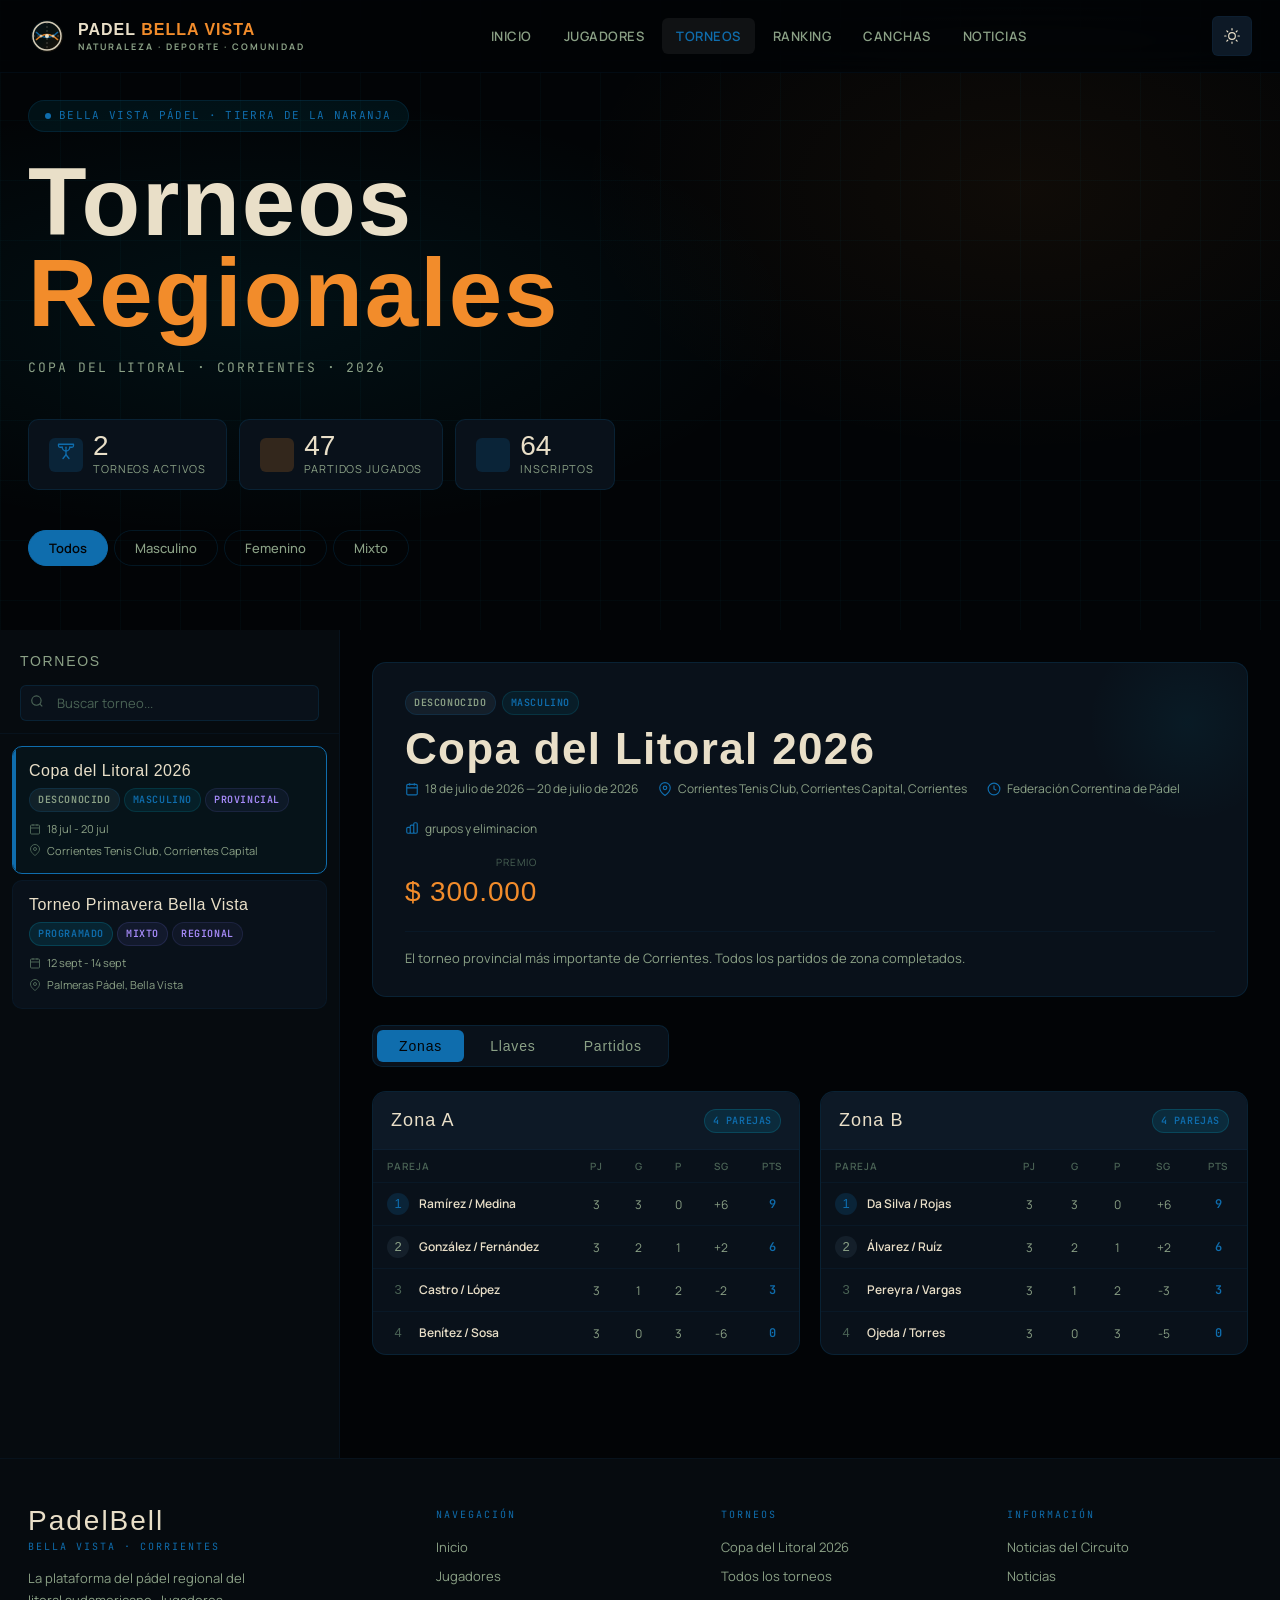
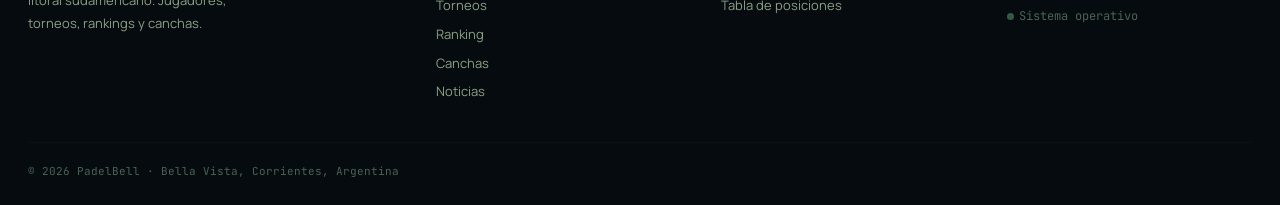
<file: torneos.html>
<!DOCTYPE html>
<html lang="es">
<head>
  <meta charset="UTF-8" />
  <meta name="viewport" content="width=device-width, initial-scale=1.0" />
  <!-- PWA -->
  <link rel="manifest" href="site.webmanifest">
  <meta name="theme-color" content="#020406">
  <meta name="apple-mobile-web-app-capable" content="yes">
  <meta name="apple-mobile-web-app-title" content="Padel Bella Vista">
  <title>Torneos Regionales — Padel Bella Vista</title>
  <meta name="description" content="Torneos de pádel regionales de Bella Vista, Corrientes. Copa del Litoral 2026 — tablas de zonas, llaves, partidos en vivo y marcador interactivo." />
  <meta name="robots" content="index, follow" />
  <link rel="stylesheet" href="css/styles.css" />
  <style>
    /* ================================================
       TORNEOS.HTML — Estilos específicos
       ================================================ */

    /* ---- Layout base ---- */
    .torneos-hero {
      position: relative;
      padding: 100px 0 64px;
      background: var(--bg-base);
      overflow: hidden;
    }
    .torneos-hero::before {
      content: '';
      position: absolute;
      inset: 0;
      background:
        radial-gradient(ellipse 60% 50% at 20% 50%, rgba(0,180,216,0.07) 0%, transparent 70%),
        radial-gradient(ellipse 50% 60% at 80% 30%, rgba(232,132,31,0.06) 0%, transparent 70%);
      pointer-events: none;
    }
    .torneos-hero__grid-lines {
      position: absolute;
      inset: 0;
      background-image:
        linear-gradient(rgba(0,180,216,0.03) 1px, transparent 1px),
        linear-gradient(90deg, rgba(0,180,216,0.03) 1px, transparent 1px);
      background-size: 60px 60px;
      pointer-events: none;
    }
    .hero-content {
      position: relative;
      z-index: 2;
    }
    .hero-eyebrow {
      display: inline-flex;
      align-items: center;
      gap: 8px;
      background: rgba(0,180,216,0.08);
      border: 1px solid var(--border-default);
      border-radius: 100px;
      padding: 6px 16px;
      font-family: var(--font-mono);
      font-size: 11px;
      color: var(--accent-primary);
      letter-spacing: 0.12em;
      text-transform: uppercase;
      margin-bottom: 24px;
    }
    .hero-eyebrow::before {
      content: '';
      width: 6px;
      height: 6px;
      border-radius: 50%;
      background: var(--accent-primary);
      animation: blink 1.6s ease-in-out infinite;
    }
    .hero-title {
      font-family: var(--font-display);
      font-size: clamp(56px, 8vw, 96px);
      line-height: 0.95;
      color: var(--text-primary);
      margin: 0 0 20px;
      letter-spacing: 0.02em;
    }
    .hero-title span.orange {
      color: var(--accent-orange);
    }
    .hero-subtitle {
      font-family: var(--font-mono);
      font-size: 13px;
      color: var(--text-secondary);
      letter-spacing: 0.15em;
      text-transform: uppercase;
      margin-bottom: 40px;
    }

    /* Stat chips */
    .hero-stats {
      display: flex;
      gap: 12px;
      flex-wrap: wrap;
      margin-bottom: 40px;
    }
    .stat-chip {
      display: flex;
      align-items: center;
      gap: 10px;
      background: var(--bg-card);
      border: 1px solid var(--border-default);
      border-radius: var(--radius-md);
      padding: 12px 20px;
      transition: border-color var(--transition-normal), transform var(--transition-normal);
    }
    .stat-chip:hover {
      border-color: var(--border-strong);
      transform: translateY(-2px);
    }
    .stat-chip__icon {
      width: 34px;
      height: 34px;
      border-radius: var(--radius-sm);
      background: var(--accent-glow);
      display: flex;
      align-items: center;
      justify-content: center;
      color: var(--accent-primary);
    }
    .stat-chip__icon.orange {
      background: var(--accent-orange-glow);
      color: var(--accent-orange);
    }
    .stat-chip__num {
      font-family: var(--font-display);
      font-size: 28px;
      line-height: 1;
      color: var(--text-primary);
    }
    .stat-chip__lbl {
      font-size: 11px;
      color: var(--text-secondary);
      text-transform: uppercase;
      letter-spacing: 0.08em;
    }

    /* Filter tabs */
    .filter-tabs {
      display: flex;
      gap: 6px;
      flex-wrap: wrap;
    }
    .filter-tab {
      padding: 8px 20px;
      border-radius: 100px;
      border: 1px solid var(--border-default);
      background: transparent;
      color: var(--text-secondary);
      font-family: var(--font-body);
      font-size: 13px;
      font-weight: 500;
      cursor: pointer;
      transition: all var(--transition-normal);
    }
    .filter-tab:hover {
      border-color: var(--border-strong);
      color: var(--text-primary);
    }
    .filter-tab.active {
      background: var(--accent-primary);
      border-color: var(--accent-primary);
      color: var(--text-inverse);
      font-weight: 600;
    }

    /* ---- Main layout ---- */
    .torneos-layout {
      display: grid;
      grid-template-columns: 340px 1fr;
      gap: 0;
      min-height: calc(100vh - 80px);
      background: var(--bg-base);
    }

    /* Sidebar */
    .torneos-sidebar {
      border-right: 1px solid var(--border-subtle);
      background: var(--bg-surface);
      position: sticky;
      top: 72px;
      height: calc(100vh - 72px);
      overflow-y: auto;
      scrollbar-width: thin;
      scrollbar-color: var(--border-default) transparent;
    }
    .torneos-sidebar::-webkit-scrollbar {
      width: 4px;
    }
    .torneos-sidebar::-webkit-scrollbar-track {
      background: transparent;
    }
    .torneos-sidebar::-webkit-scrollbar-thumb {
      background: var(--border-default);
      border-radius: 4px;
    }
    .sidebar-header {
      padding: 20px 20px 12px;
      border-bottom: 1px solid var(--border-subtle);
      position: sticky;
      top: 0;
      background: var(--bg-surface);
      z-index: 2;
    }
    .sidebar-title {
      font-family: var(--font-display);
      font-size: 14px;
      letter-spacing: 0.12em;
      color: var(--text-secondary);
      text-transform: uppercase;
      margin: 0 0 12px;
    }
    .sidebar-search {
      position: relative;
    }
    .sidebar-search input {
      width: 100%;
      background: var(--bg-card);
      border: 1px solid var(--border-default);
      border-radius: var(--radius-sm);
      padding: 8px 12px 8px 36px;
      color: var(--text-primary);
      font-family: var(--font-body);
      font-size: 13px;
      outline: none;
      transition: border-color var(--transition-fast);
      box-sizing: border-box;
    }
    .sidebar-search input:focus {
      border-color: var(--accent-primary);
    }
    .sidebar-search input::placeholder {
      color: var(--text-muted);
    }
    .sidebar-search__icon {
      position: absolute;
      left: 10px;
      top: 50%;
      transform: translateY(-50%);
      color: var(--text-muted);
      pointer-events: none;
    }
    .sidebar-list {
      padding: 12px;
      display: flex;
      flex-direction: column;
      gap: 6px;
    }

    /* Tournament card (sidebar) */
    .t-card {
      background: var(--bg-card);
      border: 1px solid var(--border-subtle);
      border-radius: var(--radius-md);
      padding: 14px 16px;
      cursor: pointer;
      transition: all var(--transition-normal);
      position: relative;
      overflow: hidden;
    }
    .t-card::before {
      content: '';
      position: absolute;
      left: 0;
      top: 0;
      bottom: 0;
      width: 3px;
      background: var(--accent-primary);
      opacity: 0;
      transition: opacity var(--transition-normal);
    }
    .t-card:hover {
      border-color: var(--border-default);
      background: var(--bg-elevated);
      transform: translateX(2px);
    }
    .t-card.selected {
      border-color: var(--accent-primary);
      background: rgba(0,180,216,0.05);
    }
    .t-card.selected::before {
      opacity: 1;
    }
    .t-card__top {
      display: flex;
      justify-content: space-between;
      align-items: flex-start;
      margin-bottom: 8px;
      gap: 8px;
    }
    .t-card__name {
      font-family: var(--font-display);
      font-size: 16px;
      letter-spacing: 0.03em;
      color: var(--text-primary);
      line-height: 1.2;
    }
    .t-card__badges {
      display: flex;
      gap: 4px;
      flex-wrap: wrap;
      align-items: center;
      margin-top: 2px;
    }
    .t-card__info {
      display: flex;
      flex-direction: column;
      gap: 4px;
      margin-top: 8px;
    }
    .t-card__info-row {
      display: flex;
      align-items: center;
      gap: 6px;
      font-size: 11px;
      color: var(--text-secondary);
    }
    .t-card__info-row svg {
      flex-shrink: 0;
      color: var(--text-muted);
    }

    /* Status badges */
    .badge {
      display: inline-flex;
      align-items: center;
      gap: 5px;
      padding: 3px 8px;
      border-radius: 100px;
      font-size: 10px;
      font-weight: 600;
      letter-spacing: 0.06em;
      text-transform: uppercase;
      white-space: nowrap;
    }
    .badge-upcoming { background: rgba(0,180,216,0.12); color: var(--accent-primary); border: 1px solid rgba(0,180,216,0.2); }
    .badge-active   { background: rgba(232,132,31,0.12); color: var(--accent-orange); border: 1px solid rgba(232,132,31,0.2); }
    .badge-finished { background: rgba(22,163,74,0.10); color: var(--accent-green); border: 1px solid rgba(22,163,74,0.15); }
    .badge-masc     { background: rgba(0,180,216,0.08); color: var(--accent-primary); border: 1px solid rgba(0,180,216,0.15); }
    .badge-fem      { background: rgba(232,132,31,0.08); color: var(--accent-orange); border: 1px solid rgba(232,132,31,0.15); }
    .badge-mixto    { background: rgba(100,100,200,0.1); color: #a78bfa; border: 1px solid rgba(100,100,200,0.2); }
    .badge-live     { background: rgba(232,132,31,0.15); color: var(--accent-orange); border: 1px solid rgba(232,132,31,0.25); }
    .badge-live::before {
      content: '';
      width: 6px;
      height: 6px;
      border-radius: 50%;
      background: var(--accent-orange);
      animation: blink 1s ease-in-out infinite;
    }
    .badge-sched    { background: rgba(122,155,184,0.1); color: var(--text-secondary); border: 1px solid var(--border-default); }
    .badge-done     { background: rgba(22,163,74,0.08); color: var(--accent-green); border: 1px solid rgba(22,163,74,0.15); }

    @keyframes blink {
      0%, 100% { opacity: 1; }
      50%       { opacity: 0.3; }
    }

    /* ---- Main content area ---- */
    .torneos-content {
      padding: 32px;
      min-height: 600px;
      background: var(--bg-base);
    }

    /* Empty state */
    .empty-state {
      display: flex;
      flex-direction: column;
      align-items: center;
      justify-content: center;
      min-height: 400px;
      text-align: center;
      gap: 16px;
      color: var(--text-muted);
    }
    .empty-state__icon {
      width: 80px;
      height: 80px;
      border-radius: 50%;
      background: var(--bg-card);
      border: 1px solid var(--border-subtle);
      display: flex;
      align-items: center;
      justify-content: center;
      color: var(--text-muted);
    }
    .empty-state h3 {
      font-family: var(--font-display);
      font-size: 22px;
      letter-spacing: 0.05em;
      color: var(--text-secondary);
      margin: 0;
    }
    .empty-state p {
      font-size: 13px;
      margin: 0;
      max-width: 280px;
    }

    /* Tournament detail header */
    .t-detail-header {
      background: var(--bg-card);
      border: 1px solid var(--border-default);
      border-radius: var(--radius-lg);
      padding: 28px 32px;
      margin-bottom: 28px;
      position: relative;
      overflow: hidden;
    }
    .t-detail-header::after {
      content: '';
      position: absolute;
      top: -40px;
      right: -40px;
      width: 200px;
      height: 200px;
      border-radius: 50%;
      background: radial-gradient(circle, rgba(0,180,216,0.06), transparent 70%);
      pointer-events: none;
    }
    .t-detail-header__top {
      display: flex;
      justify-content: space-between;
      align-items: flex-start;
      gap: 16px;
      margin-bottom: 16px;
      flex-wrap: wrap;
    }
    .t-detail-name {
      font-family: var(--font-display);
      font-size: clamp(28px, 4vw, 44px);
      line-height: 1;
      letter-spacing: 0.03em;
      color: var(--text-primary);
      margin: 0 0 8px;
    }
    .t-detail-meta {
      display: flex;
      gap: 20px;
      flex-wrap: wrap;
    }
    .t-detail-meta-item {
      display: flex;
      align-items: center;
      gap: 6px;
      font-size: 12px;
      color: var(--text-secondary);
    }
    .t-detail-meta-item svg {
      color: var(--accent-primary);
    }
    .t-detail-prize {
      text-align: right;
    }
    .prize-label {
      font-size: 10px;
      color: var(--text-muted);
      text-transform: uppercase;
      letter-spacing: 0.1em;
    }
    .prize-amount {
      font-family: var(--font-display);
      font-size: 28px;
      color: var(--accent-orange);
      letter-spacing: 0.03em;
    }
    .t-detail-desc {
      font-size: 13px;
      color: var(--text-secondary);
      line-height: 1.6;
      border-top: 1px solid var(--border-subtle);
      padding-top: 16px;
      margin-top: 16px;
    }
    .t-detail-badges {
      display: flex;
      gap: 6px;
      flex-wrap: wrap;
    }

    /* Tabs */
    .content-tabs {
      display: flex;
      gap: 4px;
      background: var(--bg-card);
      border: 1px solid var(--border-default);
      border-radius: var(--radius-md);
      padding: 4px;
      margin-bottom: 24px;
      width: fit-content;
    }
    .content-tab-btn {
      padding: 8px 22px;
      border-radius: var(--radius-sm);
      border: none;
      background: transparent;
      color: var(--text-secondary);
      font-family: var(--font-display);
      font-size: 14px;
      letter-spacing: 0.06em;
      cursor: pointer;
      transition: all var(--transition-normal);
      white-space: nowrap;
    }
    .content-tab-btn:hover {
      color: var(--text-primary);
    }
    .content-tab-btn.active {
      background: var(--accent-primary);
      color: var(--text-inverse);
    }
    .content-panel { display: none; }
    .content-panel.active { display: block; }

    /* ---- ZONAS (Group stage) ---- */
    .zones-grid {
      display: grid;
      grid-template-columns: repeat(auto-fill, minmax(300px, 1fr));
      gap: 20px;
    }
    .zone-card {
      background: var(--bg-card);
      border: 1px solid var(--border-default);
      border-radius: var(--radius-lg);
      overflow: hidden;
    }
    .zone-card__head {
      display: flex;
      justify-content: space-between;
      align-items: center;
      padding: 14px 18px;
      background: var(--bg-elevated);
      border-bottom: 1px solid var(--border-subtle);
    }
    .zone-card__name {
      font-family: var(--font-display);
      font-size: 18px;
      letter-spacing: 0.06em;
      color: var(--text-primary);
    }
    .zone-table {
      width: 100%;
      border-collapse: collapse;
    }
    .zone-table th {
      padding: 8px 14px;
      font-size: 10px;
      font-weight: 600;
      color: var(--text-muted);
      text-align: center;
      text-transform: uppercase;
      letter-spacing: 0.08em;
      border-bottom: 1px solid var(--border-subtle);
    }
    .zone-table th:first-child { text-align: left; }
    .zone-table td {
      padding: 10px 14px;
      font-size: 12px;
      color: var(--text-secondary);
      text-align: center;
      border-bottom: 1px solid var(--border-subtle);
    }
    .zone-table td:first-child { text-align: left; }
    .zone-table tr:last-child td { border-bottom: none; }
    .zone-table tr:hover td { background: rgba(0,180,216,0.03); }
    .zone-pair-name {
      font-weight: 600;
      color: var(--text-primary);
      font-size: 12px;
    }
    .zone-rank {
      display: inline-flex;
      width: 22px;
      height: 22px;
      border-radius: 50%;
      align-items: center;
      justify-content: center;
      font-family: var(--font-display);
      font-size: 13px;
      margin-right: 8px;
    }
    .zone-rank-1 { background: var(--accent-glow); color: var(--accent-primary); }
    .zone-rank-2 { background: rgba(122,155,184,0.1); color: var(--text-secondary); }
    .zone-rank-other { background: transparent; color: var(--text-muted); }
    .zone-pts { font-family: var(--font-mono); font-weight: 600; color: var(--accent-primary); }

    /* Empty zone */
    .zone-empty {
      padding: 32px;
      text-align: center;
      color: var(--text-muted);
      font-size: 13px;
    }
    .add-zone-btn {
      display: inline-flex;
      align-items: center;
      gap: 8px;
      padding: 10px 20px;
      border-radius: var(--radius-md);
      border: 1px dashed var(--border-default);
      background: transparent;
      color: var(--text-secondary);
      font-family: var(--font-body);
      font-size: 13px;
      cursor: pointer;
      transition: all var(--transition-normal);
      margin-top: 12px;
    }
    .add-zone-btn:hover {
      border-color: var(--accent-primary);
      color: var(--accent-primary);
    }

    /* ---- LLAVES (Bracket) ---- */
    .bracket-toolbar {
      display: flex;
      justify-content: space-between;
      align-items: center;
      margin-bottom: 24px;
      flex-wrap: wrap;
      gap: 12px;
    }
    .bracket-toolbar__title {
      font-family: var(--font-display);
      font-size: 18px;
      letter-spacing: 0.06em;
      color: var(--text-secondary);
    }
    .btn {
      display: inline-flex;
      align-items: center;
      gap: 8px;
      padding: 10px 20px;
      border-radius: var(--radius-md);
      border: none;
      font-family: var(--font-body);
      font-size: 13px;
      font-weight: 600;
      cursor: pointer;
      transition: all var(--transition-normal);
      text-decoration: none;
    }
    .btn-primary {
      background: var(--accent-primary);
      color: var(--text-inverse);
    }
    .btn-primary:hover {
      background: var(--accent-primary-dim);
      transform: translateY(-1px);
      box-shadow: var(--shadow-glow);
    }
    .btn-orange {
      background: var(--accent-orange);
      color: #fff;
    }
    .btn-orange:hover {
      background: var(--accent-orange-dim);
      transform: translateY(-1px);
    }
    .btn-ghost {
      background: var(--bg-card);
      border: 1px solid var(--border-default);
      color: var(--text-secondary);
    }
    .btn-ghost:hover {
      border-color: var(--border-strong);
      color: var(--text-primary);
    }
    .btn-danger {
      background: rgba(220,38,38,0.12);
      border: 1px solid rgba(220,38,38,0.2);
      color: var(--accent-red);
    }
    .btn-danger:hover {
      background: rgba(220,38,38,0.2);
    }
    .btn-sm {
      padding: 6px 14px;
      font-size: 12px;
    }

    /* Bracket layout */
    .bracket-container {
      display: flex;
      align-items: stretch;
      gap: 0;
      overflow-x: auto;
      padding-bottom: 16px;
      min-height: 520px;
    }
    .bracket-round {
      display: flex;
      flex-direction: column;
      align-items: stretch;
      flex: 1;
      min-width: 220px;
    }
    .bracket-round__label {
      font-family: var(--font-display);
      font-size: 13px;
      letter-spacing: 0.1em;
      color: var(--text-muted);
      text-align: center;
      padding: 12px;
      text-transform: uppercase;
      border-bottom: 1px solid var(--border-subtle);
      margin-bottom: 20px;
    }
    .bracket-round__matches {
      display: flex;
      flex-direction: column;
      justify-content: space-around;
      flex: 1;
      padding: 0 12px;
      gap: 16px;
      position: relative;
    }

    /* Bracket match slot */
    .bracket-slot {
      background: var(--bg-card);
      border: 1px solid var(--border-default);
      border-radius: var(--radius-md);
      overflow: hidden;
      position: relative;
      transition: border-color var(--transition-normal);
    }
    .bracket-slot:hover { border-color: var(--border-strong); }
    .bracket-slot__pair {
      display: flex;
      justify-content: space-between;
      align-items: center;
      padding: 9px 12px;
      border-bottom: 1px solid var(--border-subtle);
      font-size: 12px;
      color: var(--text-secondary);
      transition: background var(--transition-fast);
    }
    .bracket-slot__pair:last-child { border-bottom: none; }
    .bracket-slot__pair.winner {
      background: rgba(232,132,31,0.08);
      color: var(--accent-orange);
      font-weight: 700;
    }
    .bracket-slot__pair.winner .bracket-slot__name { color: var(--accent-orange); }
    .bracket-slot__name {
      font-weight: 500;
      flex: 1;
      white-space: nowrap;
      overflow: hidden;
      text-overflow: ellipsis;
    }
    .bracket-slot__score {
      font-family: var(--font-mono);
      font-size: 11px;
      color: var(--text-muted);
      margin-left: 8px;
      white-space: nowrap;
    }
    .bracket-slot__score.winner-score { color: var(--accent-orange); }
    .bracket-slot.tbd {
      opacity: 0.5;
      background: var(--bg-surface);
    }
    .bracket-slot.tbd .bracket-slot__pair {
      color: var(--text-muted);
      font-style: italic;
    }

    /* Connector lines between rounds */
    .bracket-connector {
      display: flex;
      flex-direction: column;
      justify-content: space-around;
      width: 28px;
      flex-shrink: 0;
      padding: 44px 0;
      position: relative;
    }
    .bracket-connector__line {
      flex: 1;
      position: relative;
    }
    .bracket-connector__line::before,
    .bracket-connector__line::after {
      content: '';
      position: absolute;
      border-color: var(--border-default);
      border-style: solid;
    }

    /* Champion box */
    .bracket-champion {
      display: flex;
      flex-direction: column;
      align-items: center;
      justify-content: center;
      min-width: 180px;
      padding: 20px 12px;
    }
    .bracket-champion__label {
      font-family: var(--font-display);
      font-size: 13px;
      letter-spacing: 0.1em;
      color: var(--text-muted);
      text-transform: uppercase;
      margin-bottom: 16px;
    }
    .champion-box {
      background: linear-gradient(135deg, rgba(232,132,31,0.12), rgba(232,132,31,0.04));
      border: 1px solid rgba(232,132,31,0.3);
      border-radius: var(--radius-lg);
      padding: 20px 16px;
      text-align: center;
      min-width: 150px;
    }
    .champion-box__trophy {
      font-size: 28px;
      margin-bottom: 8px;
      color: var(--accent-orange);
    }
    .champion-box__name {
      font-family: var(--font-display);
      font-size: 15px;
      letter-spacing: 0.05em;
      color: var(--text-primary);
      line-height: 1.3;
    }
    .champion-box__tbd {
      font-size: 12px;
      color: var(--text-muted);
      font-style: italic;
    }

    /* ---- PARTIDOS (Match list) ---- */
    .matches-toolbar {
      display: flex;
      justify-content: space-between;
      align-items: center;
      margin-bottom: 20px;
      flex-wrap: wrap;
      gap: 12px;
    }
    .phase-group { margin-bottom: 28px; }
    .phase-group__title {
      font-family: var(--font-display);
      font-size: 13px;
      letter-spacing: 0.15em;
      color: var(--text-muted);
      text-transform: uppercase;
      margin-bottom: 12px;
      padding-bottom: 8px;
      border-bottom: 1px solid var(--border-subtle);
      display: flex;
      align-items: center;
      gap: 10px;
    }
    .phase-group__title::before {
      content: '';
      width: 3px;
      height: 14px;
      border-radius: 2px;
      background: var(--accent-primary);
    }
    .match-card {
      background: var(--bg-card);
      border: 1px solid var(--border-default);
      border-radius: var(--radius-md);
      padding: 16px 20px;
      margin-bottom: 10px;
      display: flex;
      align-items: center;
      gap: 16px;
      transition: all var(--transition-normal);
      flex-wrap: wrap;
    }
    .match-card:hover {
      border-color: var(--border-strong);
      background: var(--bg-elevated);
      transform: translateX(2px);
    }
    .match-card.live {
      border-color: rgba(232,132,31,0.3);
      background: rgba(232,132,31,0.03);
    }
    .match-card.live:hover {
      border-color: rgba(232,132,31,0.5);
    }
    .match-card__teams {
      flex: 1;
      min-width: 0;
    }
    .match-card__vs {
      display: flex;
      align-items: center;
      gap: 10px;
    }
    .match-card__pair {
      font-weight: 600;
      font-size: 14px;
      color: var(--text-primary);
      flex: 1;
      white-space: nowrap;
      overflow: hidden;
      text-overflow: ellipsis;
    }
    .match-card__pair.winner { color: var(--accent-orange); }
    .match-card__pair.tbd {
      color: var(--text-muted);
      font-style: italic;
      font-weight: 400;
    }
    .match-card__sep {
      font-family: var(--font-display);
      font-size: 13px;
      color: var(--text-muted);
      letter-spacing: 0.1em;
      flex-shrink: 0;
    }
    .match-card__score {
      flex-shrink: 0;
    }
    .score-sets {
      display: flex;
      gap: 6px;
      align-items: center;
    }
    .set-pill {
      font-family: var(--font-mono);
      font-size: 12px;
      padding: 3px 8px;
      border-radius: var(--radius-xs);
      background: var(--bg-elevated);
      border: 1px solid var(--border-subtle);
      color: var(--text-secondary);
      white-space: nowrap;
    }
    .set-pill.won { background: rgba(232,132,31,0.1); border-color: rgba(232,132,31,0.2); color: var(--accent-orange); font-weight: 700; }
    .match-card__actions {
      display: flex;
      gap: 8px;
      flex-shrink: 0;
      align-items: center;
    }

    /* ================================================
       LIVE SCORER MODAL
       ================================================ */
    .modal-overlay {
      position: fixed;
      inset: 0;
      background: rgba(2,4,6,0.92);
      backdrop-filter: blur(8px);
      z-index: 9000;
      display: none;
      align-items: center;
      justify-content: center;
      padding: 20px;
    }
    .modal-overlay.active {
      display: flex;
    }
    .modal-dialog {
      background: var(--bg-surface);
      border: 1px solid var(--border-default);
      border-radius: var(--radius-xl);
      width: 100%;
      max-width: 700px;
      max-height: 92vh;
      overflow-y: auto;
      position: relative;
      box-shadow: 0 24px 80px rgba(0,0,0,0.8);
    }
    .modal-close {
      position: absolute;
      top: 16px;
      right: 16px;
      width: 32px;
      height: 32px;
      border-radius: var(--radius-sm);
      border: 1px solid var(--border-default);
      background: var(--bg-card);
      color: var(--text-secondary);
      font-size: 16px;
      cursor: pointer;
      display: flex;
      align-items: center;
      justify-content: center;
      transition: all var(--transition-fast);
      z-index: 2;
    }
    .modal-close:hover {
      border-color: var(--accent-red);
      color: var(--accent-red);
    }

    /* Scorer layout */
    .scorer-topbar {
      padding: 20px 24px 16px;
      border-bottom: 1px solid var(--border-subtle);
      background: var(--bg-card);
      border-radius: var(--radius-xl) var(--radius-xl) 0 0;
      display: flex;
      justify-content: space-between;
      align-items: center;
      flex-wrap: wrap;
      gap: 8px;
    }
    .scorer-topbar__left {}
    .scorer-tournament-name {
      font-family: var(--font-display);
      font-size: 18px;
      letter-spacing: 0.05em;
      color: var(--text-primary);
    }
    .scorer-phase {
      font-size: 11px;
      color: var(--text-muted);
      text-transform: uppercase;
      letter-spacing: 0.1em;
      margin-top: 2px;
    }
    .scorer-timer {
      font-family: var(--font-mono);
      font-size: 22px;
      color: var(--accent-primary);
      letter-spacing: 0.06em;
    }
    .scorer-timer-label {
      font-size: 9px;
      color: var(--text-muted);
      text-transform: uppercase;
      letter-spacing: 0.1em;
      text-align: right;
    }

    /* Sets history */
    .scorer-sets-history {
      display: flex;
      gap: 8px;
      padding: 12px 24px;
      background: var(--bg-card);
      border-bottom: 1px solid var(--border-subtle);
      align-items: center;
      flex-wrap: wrap;
      min-height: 48px;
    }
    .sets-history-label {
      font-size: 10px;
      color: var(--text-muted);
      text-transform: uppercase;
      letter-spacing: 0.1em;
      margin-right: 4px;
    }
    .set-hist-pill {
      font-family: var(--font-mono);
      font-size: 12px;
      padding: 4px 10px;
      border-radius: var(--radius-sm);
      background: var(--bg-elevated);
      border: 1px solid var(--border-default);
      color: var(--text-secondary);
    }
    .set-indicator {
      font-family: var(--font-display);
      font-size: 12px;
      letter-spacing: 0.1em;
      color: var(--accent-primary);
      margin-left: auto;
    }

    /* Main scoreboard */
    .scorer-board {
      display: grid;
      grid-template-columns: 1fr 56px 1fr;
      gap: 0;
      padding: 24px;
      align-items: center;
    }
    .scorer-side {
      display: flex;
      flex-direction: column;
      align-items: center;
      gap: 6px;
    }
    .scorer-pair-name {
      font-family: var(--font-display);
      font-size: 15px;
      letter-spacing: 0.05em;
      color: var(--text-secondary);
      text-align: center;
      line-height: 1.3;
      min-height: 40px;
      display: flex;
      align-items: center;
    }
    .scorer-games {
      font-family: var(--font-display);
      font-size: 72px;
      line-height: 1;
      color: var(--text-primary);
      letter-spacing: -2px;
      transition: transform 0.15s ease;
    }
    .scorer-games.bump {
      transform: scale(1.15);
    }
    .scorer-points {
      font-family: var(--font-display);
      font-size: 52px;
      line-height: 1;
      color: var(--accent-primary);
      letter-spacing: -1px;
    }
    .scorer-serve {
      width: 10px;
      height: 10px;
      border-radius: 50%;
      background: var(--accent-orange);
      box-shadow: 0 0 8px rgba(232,132,31,0.6);
      margin: 4px auto;
      transition: opacity var(--transition-fast);
    }
    .scorer-serve.hidden { opacity: 0; }
    .scorer-faults {
      font-size: 11px;
      color: var(--text-muted);
      font-family: var(--font-mono);
    }
    .scorer-faults span {
      color: var(--accent-red);
      font-weight: 700;
    }
    .scorer-sep {
      display: flex;
      align-items: center;
      justify-content: center;
    }
    .scorer-vs {
      font-family: var(--font-display);
      font-size: 22px;
      letter-spacing: 0.1em;
      color: var(--text-muted);
    }

    /* Special banners */
    .scorer-banner {
      margin: 0 24px 16px;
      border-radius: var(--radius-md);
      padding: 12px 20px;
      text-align: center;
      font-family: var(--font-display);
      font-size: 18px;
      letter-spacing: 0.12em;
      text-transform: uppercase;
      display: none;
    }
    .scorer-banner.visible { display: block; }
    .scorer-banner-matchpoint {
      background: rgba(232,132,31,0.12);
      border: 1px solid rgba(232,132,31,0.3);
      color: var(--accent-orange);
      animation: pulse-orange 1.4s ease-in-out infinite;
    }
    .scorer-banner-setpoint {
      background: rgba(0,180,216,0.10);
      border: 1px solid rgba(0,180,216,0.25);
      color: var(--accent-primary);
      animation: pulse-blue 1.4s ease-in-out infinite;
    }

    @keyframes pulse-orange {
      0%, 100% { box-shadow: 0 0 0 0 rgba(232,132,31,0); }
      50%       { box-shadow: 0 0 0 20px rgba(232,132,31,0.15); }
    }
    @keyframes pulse-blue {
      0%, 100% { box-shadow: 0 0 0 0 rgba(0,180,216,0); }
      50%       { box-shadow: 0 0 0 16px rgba(0,180,216,0.12); }
    }

    .scoring-mode-badge {
      margin: 0 24px 16px;
      text-align: center;
      font-size: 10px;
      color: var(--text-muted);
      text-transform: uppercase;
      letter-spacing: 0.1em;
    }
    .scoring-mode-badge span {
      background: var(--bg-elevated);
      border: 1px solid var(--border-subtle);
      border-radius: 100px;
      padding: 3px 10px;
    }

    /* Controls */
    .scorer-controls {
      padding: 0 24px 24px;
    }
    .scorer-point-btns {
      display: grid;
      grid-template-columns: 1fr 1fr;
      gap: 12px;
      margin-bottom: 12px;
    }
    .scorer-point-btn {
      padding: 18px;
      border-radius: var(--radius-md);
      border: none;
      font-family: var(--font-display);
      font-size: 18px;
      letter-spacing: 0.08em;
      cursor: pointer;
      transition: all var(--transition-fast);
      display: flex;
      flex-direction: column;
      align-items: center;
      gap: 4px;
    }
    .scorer-point-btn span.pair-ref {
      font-family: var(--font-body);
      font-size: 10px;
      opacity: 0.7;
      text-overflow: ellipsis;
      overflow: hidden;
      white-space: nowrap;
      max-width: 100%;
    }
    .scorer-point-btn-a {
      background: var(--accent-primary);
      color: var(--text-inverse);
    }
    .scorer-point-btn-a:hover {
      background: var(--accent-primary-dim);
      transform: scale(1.02);
    }
    .scorer-point-btn-b {
      background: var(--accent-orange);
      color: #fff;
    }
    .scorer-point-btn-b:hover {
      background: var(--accent-orange-dim);
      transform: scale(1.02);
    }
    .scorer-point-btn:active { transform: scale(0.97); }
    .scorer-point-btn:disabled {
      opacity: 0.35;
      cursor: not-allowed;
      transform: none;
    }

    .scorer-secondary-btns {
      display: grid;
      grid-template-columns: 1fr auto 1fr;
      gap: 8px;
      margin-bottom: 12px;
      align-items: center;
    }
    .scorer-fault-btn {
      padding: 8px 14px;
      border-radius: var(--radius-sm);
      border: 1px solid rgba(220,38,38,0.2);
      background: rgba(220,38,38,0.06);
      color: var(--accent-red);
      font-family: var(--font-body);
      font-size: 12px;
      font-weight: 600;
      cursor: pointer;
      transition: all var(--transition-fast);
    }
    .scorer-fault-btn:hover {
      background: rgba(220,38,38,0.12);
      border-color: rgba(220,38,38,0.35);
    }
    .scorer-undo-btn {
      padding: 8px 16px;
      border-radius: var(--radius-sm);
      border: 1px solid var(--border-default);
      background: var(--bg-card);
      color: var(--text-secondary);
      font-family: var(--font-body);
      font-size: 12px;
      cursor: pointer;
      transition: all var(--transition-fast);
      text-align: center;
    }
    .scorer-undo-btn:hover {
      border-color: var(--border-strong);
      color: var(--text-primary);
    }

    .scorer-finish-row {
      margin-top: 8px;
      display: flex;
      justify-content: center;
    }
    .scorer-finish-btn {
      padding: 8px 24px;
      border-radius: var(--radius-sm);
      border: 1px solid rgba(220,38,38,0.15);
      background: rgba(220,38,38,0.06);
      color: var(--accent-red);
      font-family: var(--font-body);
      font-size: 12px;
      cursor: pointer;
      transition: all var(--transition-fast);
    }
    .scorer-finish-btn:hover {
      background: rgba(220,38,38,0.14);
    }

    /* Winner overlay */
    .scorer-winner-overlay {
      display: none;
      flex-direction: column;
      align-items: center;
      justify-content: center;
      padding: 48px 32px;
      text-align: center;
      gap: 16px;
    }
    .scorer-winner-overlay.visible { display: flex; }
    .winner-trophy-icon {
      width: 80px;
      height: 80px;
      border-radius: 50%;
      background: rgba(232,132,31,0.12);
      border: 2px solid rgba(232,132,31,0.3);
      display: flex;
      align-items: center;
      justify-content: center;
      color: var(--accent-orange);
      margin-bottom: 8px;
    }
    .winner-name {
      font-family: var(--font-display);
      font-size: 36px;
      letter-spacing: 0.04em;
      color: var(--accent-orange);
      line-height: 1.1;
    }
    .winner-score-string {
      font-family: var(--font-mono);
      font-size: 16px;
      color: var(--text-secondary);
      letter-spacing: 0.08em;
    }
    .winner-duration {
      font-size: 12px;
      color: var(--text-muted);
    }

    /* ---- New Match Modal ---- */
    .modal-sm { max-width: 500px; }
    .modal-header {
      padding: 20px 24px;
      border-bottom: 1px solid var(--border-subtle);
      display: flex;
      justify-content: space-between;
      align-items: center;
    }
    .modal-title {
      font-family: var(--font-display);
      font-size: 20px;
      letter-spacing: 0.05em;
      color: var(--text-primary);
    }
    .modal-body { padding: 24px; }
    .modal-footer {
      padding: 16px 24px;
      border-top: 1px solid var(--border-subtle);
      display: flex;
      justify-content: flex-end;
      gap: 10px;
    }
    .form-group { margin-bottom: 18px; }
    .form-group label {
      display: block;
      font-size: 12px;
      font-weight: 600;
      color: var(--text-secondary);
      text-transform: uppercase;
      letter-spacing: 0.08em;
      margin-bottom: 6px;
    }
    .form-control {
      width: 100%;
      background: var(--bg-card);
      border: 1px solid var(--border-default);
      border-radius: var(--radius-sm);
      padding: 10px 14px;
      color: var(--text-primary);
      font-family: var(--font-body);
      font-size: 13px;
      outline: none;
      transition: border-color var(--transition-fast);
      box-sizing: border-box;
    }
    .form-control:focus { border-color: var(--accent-primary); }
    .form-control option { background: var(--bg-card); }

    /* ---- Toast ---- */
    #toast-container {
      position: fixed;
      bottom: 24px;
      right: 24px;
      z-index: 10000;
      display: flex;
      flex-direction: column;
      gap: 8px;
    }
    .toast {
      background: var(--bg-elevated);
      border: 1px solid var(--border-default);
      border-radius: var(--radius-md);
      padding: 12px 18px;
      font-size: 13px;
      color: var(--text-primary);
      display: flex;
      align-items: center;
      gap: 10px;
      box-shadow: var(--shadow-lg);
      transition: opacity 0.3s ease;
      min-width: 260px;
    }
    .toast-success { border-color: rgba(22,163,74,0.3); }
    .toast-error   { border-color: rgba(220,38,38,0.3); }
    .toast-info    { border-color: var(--border-default); }

    /* ---- Responsive ---- */
    @media (max-width: 900px) {
      .torneos-layout { grid-template-columns: 1fr; }
      .torneos-sidebar {
        position: relative;
        top: 0;
        height: auto;
        max-height: 340px;
      }
      .torneos-content { padding: 20px 16px; }
      .t-detail-header { padding: 20px; }
    }
    @media (max-width: 600px) {
      .scorer-board { grid-template-columns: 1fr 36px 1fr; padding: 16px; }
      .scorer-games { font-size: 52px; }
      .scorer-points { font-size: 36px; }
      .hero-title { font-size: 52px; }
      .content-tabs { width: 100%; overflow-x: auto; }
    }

    /* Fade animations */
    [data-animate] { opacity: 0; transform: translateY(16px); transition: opacity 0.5s ease, transform 0.5s ease; }
    [data-animate].animated { opacity: 1; transform: none; }
  </style>
</head>
<body>

<!-- ====== HEADER ====== -->
<header id="main-header">
  <div class="container">
    <div class="header-inner">
      <a href="index.html" class="header-logo" style="gap:12px; display:flex; align-items:center;">
        <!-- Nuevo Isotipo SVG — sol, pelota de pádel, naranja y Paraná -->
        <svg width="38" height="38" viewBox="0 0 38 38" fill="none" xmlns="http://www.w3.org/2000/svg" style="flex-shrink:0;">
          <circle cx="19" cy="19" r="16" fill="url(#pbv-logo-grad)" opacity="0.15"/>
          <circle cx="19" cy="19" r="14" stroke="var(--accent-cream)" stroke-width="1.5" fill="none" opacity="0.9"/>
          <!-- Cancha / Red grid -->
          <line x1="19" y1="5" x2="19" y2="33" stroke="var(--accent-cream)" stroke-width="0.8" opacity="0.35" stroke-dasharray="2 2"/>
          <line x1="5" y1="19" x2="33" y2="19" stroke="var(--accent-cream)" stroke-width="0.8" opacity="0.35" stroke-dasharray="2 2"/>
          <!-- Costura pelota / Paraná curves -->
          <path d="M8 15 Q19 26 30 15" stroke="var(--accent-primary)" stroke-width="1.5" fill="none" opacity="0.9"/>
          <path d="M8 23 Q19 12 30 23" stroke="var(--accent-orange)" stroke-width="1.5" fill="none" opacity="0.9"/>
          <!-- Puntos / Geometría naranja y pala -->
          <circle cx="19" cy="19" r="2" fill="var(--accent-cream)"/>
          <circle cx="13" cy="19" r="1.5" fill="var(--accent-cream)" opacity="0.7"/>
          <circle cx="25" cy="19" r="1.5" fill="var(--accent-cream)" opacity="0.7"/>
          <defs>
            <linearGradient id="pbv-logo-grad" x1="0" y1="0" x2="38" y2="38" gradientUnits="userSpaceOnUse">
              <stop offset="0%" stop-color="var(--accent-primary)"/>
              <stop offset="50%" stop-color="var(--accent-teal)"/>
              <stop offset="100%" stop-color="var(--accent-orange)"/>
            </linearGradient>
          </defs>
        </svg>
        <div class="logo-text">
          <div class="logo-name" style="font-family:var(--font-display);font-weight:900;font-size:16px;letter-spacing:1px;line-height:1;color:var(--accent-cream);">
            PADEL <span style="color:var(--accent-orange);">BELLA VISTA</span>
          </div>
          <div class="logo-tagline" style="font-family:var(--font-body);font-size:9px;letter-spacing:2px;color:var(--text-secondary);text-transform:uppercase;margin-top:4px;font-weight:700;">
            Naturaleza · Deporte · Comunidad
          </div>
        </div>
      </a>
      <nav class="main-nav" id="main-nav">
        <a href="index.html" class="nav-link">Inicio</a>
        <a href="jugadores.html" class="nav-link">Jugadores</a>
        <a href="torneos.html" class="nav-link active">Torneos</a>
        <a href="ranking.html" class="nav-link">Ranking</a>
        <a href="canchas.html" class="nav-link">Canchas</a>
        <a href="noticias.html" class="nav-link">Noticias</a>
      </nav>
      <div style="display:flex;gap:8px;align-items:center;">
        <button id="theme-toggle" class="theme-toggle-btn" data-icon="moon" title="Cambiar tema"></button>
        <button id="menu-toggler" aria-label="Menu">☰</button>
      </div>
    </div>
  </div>
</header>

<!-- ====== PAGE HERO ====== -->
<section class="torneos-hero" aria-labelledby="hero-heading">
  <div class="torneos-hero__grid-lines" aria-hidden="true"></div>
  <div class="container">
    <div class="hero-content">
      <div class="hero-eyebrow">BELLA VISTA PÁDEL · TIERRA DE LA NARANJA</div>
      <h1 class="hero-title" id="hero-heading">
        Torneos<br><span class="orange">Regionales</span>
      </h1>
      <p class="hero-subtitle">Copa del Litoral · Corrientes · 2026</p>

      <!-- Quick stats -->
      <div class="hero-stats">
        <div class="stat-chip" data-animate>
          <div class="stat-chip__icon"><span data-icon="trophy" data-size="18"></span></div>
          <div>
            <div class="stat-chip__num" id="stat-activos">2</div>
            <div class="stat-chip__lbl">Torneos activos</div>
          </div>
        </div>
        <div class="stat-chip" data-animate data-delay="80">
          <div class="stat-chip__icon orange"><span data-icon="racket" data-size="18"></span></div>
          <div>
            <div class="stat-chip__num" id="stat-partidos">47</div>
            <div class="stat-chip__lbl">Partidos jugados</div>
          </div>
        </div>
        <div class="stat-chip" data-animate data-delay="160">
          <div class="stat-chip__icon"><span data-icon="players" data-size="18"></span></div>
          <div>
            <div class="stat-chip__num" id="stat-inscriptos">64</div>
            <div class="stat-chip__lbl">Inscriptos</div>
          </div>
        </div>
      </div>

      <!-- Filter tabs -->
      <div class="filter-tabs" id="filter-tabs" role="group" aria-label="Filtrar torneos por categoría">
        <button class="filter-tab active" data-filter="todos" id="filter-todos">Todos</button>
        <button class="filter-tab" data-filter="masculino" id="filter-masc">Masculino</button>
        <button class="filter-tab" data-filter="femenino" id="filter-fem">Femenino</button>
        <button class="filter-tab" data-filter="mixto" id="filter-mixto">Mixto</button>
      </div>
    </div>
  </div>
</section>

<!-- ====== MAIN LAYOUT ====== -->
<div class="torneos-layout">

  <!-- SIDEBAR -->
  <aside class="torneos-sidebar" aria-label="Lista de torneos">
    <div class="sidebar-header">
      <p class="sidebar-title">Torneos</p>
      <div class="sidebar-search">
        <span class="sidebar-search__icon">
          <svg width="14" height="14" viewBox="0 0 24 24" fill="none" stroke="currentColor" stroke-width="2"><circle cx="11" cy="11" r="8"/><path d="M21 21l-4.35-4.35"/></svg>
        </span>
        <input type="text" id="sidebar-search" placeholder="Buscar torneo..." autocomplete="off" aria-label="Buscar torneo">
      </div>
    </div>
    <div class="sidebar-list" id="sidebar-list" role="list" aria-label="Torneos disponibles">
      <!-- rendered by JS -->
    </div>
  </aside>

  <!-- MAIN CONTENT -->
  <main class="torneos-content" id="torneos-content" role="main">
    <!-- Empty state until a tournament is selected -->
    <div id="empty-state" class="empty-state">
      <div class="empty-state__icon">
        <svg width="36" height="36" viewBox="0 0 24 24" fill="none" stroke="currentColor" stroke-width="1.5">
          <path d="M12 2L2 7l10 5 10-5-10-5zM2 17l10 5 10-5M2 12l10 5 10-5"/>
        </svg>
      </div>
      <h3>Selecciona un Torneo</h3>
      <p>Haz clic en cualquier torneo de la lista para ver las zonas, llaves y partidos.</p>
    </div>

    <!-- Tournament detail (hidden until selection) -->
    <div id="t-detail" style="display:none;">

      <!-- Header -->
      <div class="t-detail-header" data-animate>
        <div class="t-detail-header__top">
          <div>
            <div class="t-detail-badges" id="t-badges" style="margin-bottom:12px;"></div>
            <h2 class="t-detail-name" id="t-name"></h2>
            <div class="t-detail-meta" id="t-meta"></div>
          </div>
          <div class="t-detail-prize" id="t-prize-block" style="display:none;">
            <div class="prize-label">Premio</div>
            <div class="prize-amount" id="t-prize"></div>
          </div>
        </div>
        <div class="t-detail-desc" id="t-desc"></div>
      </div>

      <!-- Content tabs -->
      <div class="content-tabs" role="tablist" aria-label="Secciones del torneo">
        <button class="content-tab-btn active" role="tab" aria-selected="true" data-panel="zonas" id="tab-zonas">Zonas</button>
        <button class="content-tab-btn" role="tab" aria-selected="false" data-panel="llaves" id="tab-llaves">Llaves</button>
        <button class="content-tab-btn" role="tab" aria-selected="false" data-panel="partidos" id="tab-partidos">Partidos</button>
      </div>

      <!-- Panel: Zonas -->
      <div class="content-panel active" id="panel-zonas" role="tabpanel" aria-labelledby="tab-zonas">
        <div id="zones-container"></div>
      </div>

      <!-- Panel: Llaves -->
      <div class="content-panel" id="panel-llaves" role="tabpanel" aria-labelledby="tab-llaves">
        <div class="bracket-toolbar">
          <span class="bracket-toolbar__title">Cuadro de Eliminacion</span>
          <button class="btn btn-primary btn-sm" id="btn-generate-bracket" onclick="generateBracket()">
            <svg width="14" height="14" viewBox="0 0 24 24" fill="none" stroke="currentColor" stroke-width="2"><path d="M4 4v5h.582m15.356 2A8.001 8.001 0 004.582 9m0 0H9m11 11v-5h-.581m0 0a8.003 8.003 0 01-15.357-2m15.357 2H15"/></svg>
            Generar Llaves
          </button>
        </div>
        <div id="bracket-container" class="bracket-container"></div>
      </div>

      <!-- Panel: Partidos -->
      <div class="content-panel" id="panel-partidos" role="tabpanel" aria-labelledby="tab-partidos">
        <div class="matches-toolbar">
          <span style="font-family:var(--font-display);font-size:18px;letter-spacing:0.05em;color:var(--text-secondary);">PARTIDOS</span>
          <button class="btn btn-primary btn-sm" id="btn-add-match" onclick="openNewMatchModal()">
            <svg width="14" height="14" viewBox="0 0 24 24" fill="none" stroke="currentColor" stroke-width="2.5"><path d="M12 5v14M5 12h14"/></svg>
            Nuevo Partido
          </button>
        </div>
        <div id="matches-container"></div>
      </div>

    </div>
  </main>
</div>


<!-- ====================================================
     MODAL: LIVE SCORER
     ==================================================== -->
<div class="modal-overlay" id="modal-scorer" role="dialog" aria-modal="true" aria-labelledby="scorer-tournament-name">

  <div class="modal-dialog" id="scorer-dialog">
    <button class="modal-close" onclick="closeScorerModal()" aria-label="Cerrar marcador">&times;</button>

    <!-- Top bar -->
    <div class="scorer-topbar">
      <div class="scorer-topbar__left">
        <div class="scorer-tournament-name" id="scorer-tournament-name">Copa del Litoral 2026</div>
        <div class="scorer-phase" id="scorer-phase">Semifinales</div>
      </div>
      <div style="text-align:right;">
        <div class="scorer-timer" id="scorer-timer">00:00</div>
        <div class="scorer-timer-label">Tiempo</div>
      </div>
    </div>

    <!-- Sets history -->
    <div class="scorer-sets-history" id="scorer-sets-history">
      <span class="sets-history-label">Sets:</span>
      <span id="scorer-sets-pills" style="display:flex;gap:6px;"></span>
      <span class="set-indicator" id="scorer-set-indicator">SET 1 EN JUEGO</span>
    </div>

    <!-- Special banners -->
    <div class="scorer-banner scorer-banner-matchpoint" id="scorer-banner-matchpoint" aria-live="assertive">MATCH POINT</div>
    <div class="scorer-banner scorer-banner-setpoint" id="scorer-banner-setpoint" aria-live="polite">SET POINT</div>

    <!-- Main scoreboard (hidden when match is finished) -->
    <div id="scorer-live-body">
      <div class="scorer-board">
        <!-- Pair A -->
        <div class="scorer-side" id="scorer-side-a">
          <div class="scorer-pair-name" id="scorer-name-a">Pareja A</div>
          <div class="scorer-games" id="scorer-games-a">0</div>
          <div class="scorer-points" id="scorer-points-a">0</div>
          <div class="scorer-serve" id="scorer-serve-a"></div>
          <div class="scorer-faults" id="scorer-faults-a">Faltas: <span>0</span></div>
        </div>

        <!-- Center sep -->
        <div class="scorer-sep">
          <div class="scorer-vs">vs</div>
        </div>

        <!-- Pair B -->
        <div class="scorer-side" id="scorer-side-b">
          <div class="scorer-pair-name" id="scorer-name-b">Pareja B</div>
          <div class="scorer-games" id="scorer-games-b">0</div>
          <div class="scorer-points" id="scorer-points-b">0</div>
          <div class="scorer-serve" id="scorer-serve-b"></div>
          <div class="scorer-faults" id="scorer-faults-b">Faltas: <span>0</span></div>
        </div>
      </div>

      <!-- Scoring mode -->
      <div class="scoring-mode-badge"><span id="scorer-mode-badge">Modo Ventaja</span></div>

      <!-- Controls -->
      <div class="scorer-controls">
        <div class="scorer-point-btns">
          <button class="scorer-point-btn scorer-point-btn-a" id="btn-point-a" onclick="scorerAddPoint('a')">
            + PUNTO
            <span class="pair-ref" id="scorer-btn-label-a">Pareja A</span>
          </button>
          <button class="scorer-point-btn scorer-point-btn-b" id="btn-point-b" onclick="scorerAddPoint('b')">
            + PUNTO
            <span class="pair-ref" id="scorer-btn-label-b">Pareja B</span>
          </button>
        </div>
        <div class="scorer-secondary-btns">
          <button class="scorer-fault-btn" id="btn-fault-a" onclick="scorerAddFault('a')">Doble Falta A</button>
          <button class="scorer-undo-btn" id="btn-undo" onclick="scorerUndo()">Deshacer</button>
          <button class="scorer-fault-btn" id="btn-fault-b" onclick="scorerAddFault('b')">Doble Falta B</button>
        </div>
        <div class="scorer-finish-row">
          <button class="scorer-finish-btn" onclick="scorerFinish()">Finalizar Partido</button>
        </div>
      </div>
    </div>

    <!-- Winner overlay (shown when finished) -->
    <div class="scorer-winner-overlay" id="scorer-winner-overlay">
      <div class="winner-trophy-icon">
        <svg width="40" height="40" viewBox="0 0 24 24" fill="none" stroke="currentColor" stroke-width="1.5">
          <path d="M8 21h8M12 17v4M17 3H7l1 9a5 5 0 0010 0l1-9z"/>
          <path d="M7 3H4a1 1 0 00-1 1v1a4 4 0 004 4M17 3h3a1 1 0 011 1v1a4 4 0 01-4 4"/>
        </svg>
      </div>
      <div style="font-family:var(--font-display);font-size:14px;letter-spacing:0.15em;color:var(--text-muted);text-transform:uppercase;">Ganador del Partido</div>
      <div class="winner-name" id="winner-name-display">Ramírez / Medina</div>
      <div class="winner-score-string" id="winner-score-display">6-4 / 6-3</div>
      <div class="winner-duration" id="winner-duration-display">Duración: 58 min</div>
      <div style="margin-top:20px;display:flex;gap:12px;">
        <button class="btn btn-ghost btn-sm" onclick="closeScorerModal()">Cerrar</button>
        <button class="btn btn-primary btn-sm" onclick="closeScorerModal()">Guardar Resultado</button>
      </div>
    </div>

  </div>
</div>


<!-- ====================================================
     MODAL: NUEVO PARTIDO
     ==================================================== -->
<div class="modal-overlay" id="modal-new-match" role="dialog" aria-modal="true" aria-labelledby="new-match-title">
  <div class="modal-dialog modal-sm">
    <div class="modal-header">
      <h3 class="modal-title" id="new-match-title">Nuevo Partido</h3>
      <button class="modal-close" onclick="closeModal('modal-new-match')" aria-label="Cerrar">&times;</button>
    </div>
    <div class="modal-body">
      <div class="form-group">
        <label for="nm-pair-a">Pareja A</label>
        <input type="text" id="nm-pair-a" class="form-control" placeholder="Ej: Ramírez / Medina" autocomplete="off">
      </div>
      <div class="form-group">
        <label for="nm-pair-b">Pareja B</label>
        <input type="text" id="nm-pair-b" class="form-control" placeholder="Ej: Ojeda / da Silva" autocomplete="off">
      </div>
      <div class="form-group">
        <label for="nm-phase">Fase</label>
        <select id="nm-phase" class="form-control">
          <option value="Zona">Zona</option>
          <option value="Cuartos de Final">Cuartos de Final</option>
          <option value="Semifinales">Semifinales</option>
          <option value="Final">Final</option>
        </select>
      </div>
      <div class="form-group">
        <label for="nm-mode">Modo de puntuacion</label>
        <select id="nm-mode" class="form-control">
          <option value="ventaja">Ventaja (tradicional)</option>
          <option value="punto_de_oro">Punto de Oro</option>
        </select>
      </div>
    </div>
    <div class="modal-footer">
      <button class="btn btn-ghost btn-sm" onclick="closeModal('modal-new-match')">Cancelar</button>
      <button class="btn btn-primary btn-sm" onclick="confirmNewMatch()">Crear Partido</button>
    </div>
  </div>
</div>


<!-- Toast container -->
<div id="toast-container" aria-live="polite" aria-atomic="true"></div>

<!-- ====================================================
     SCRIPTS
     ==================================================== -->
<script src="js/icons.js"></script>
<script src="js/data.js"></script>
<script src="js/scorer.js"></script>
<script src="js/main.js"></script>

<script>
/* ============================================================
   TORNEOS.HTML — Lógica específica
   ============================================================ */

/* ---- Sample Data ---- */
const SAMPLE_BRACKET = {
  quarterFinals: [
    { slot:1, pairA:'Ramírez / Medina',       pairB:'Ojeda / Da Silva',   winner:'a', score:'6-4 / 3-6 / 7-5' },
    { slot:2, pairA:'González / Fernández',   pairB:'López / Castro',     winner:'a', score:'6-2 / 6-3' },
    { slot:3, pairA:'Da Silva / Rojas',       pairB:'Sosa / Benítez',     winner:'a', score:'6-3 / 6-4' },
    { slot:4, pairA:'Vargas / Pereyra',       pairB:'Ruíz / Álvarez',     winner:'b', score:'4-6 / 7-6 / 6-2' },
  ],
  semiFinals: [
    { slot:1, pairA:'Ramírez / Medina',   pairB:'González / Fernández', winner:null, score:null },
    { slot:2, pairA:'Da Silva / Rojas',   pairB:'Álvarez / Ruíz',       winner:null, score:null },
  ],
  final: { pairA:null, pairB:null, winner:null, score:null }
};

const SAMPLE_MATCHES = [
  { id:'match1', phase:'Cuartos de Final', pairA:'Ramírez / Medina',     pairB:'Ojeda / Da Silva',       status:'finished',   setsHistory:[{a:6,b:4},{a:3,b:6},{a:7,b:5}], winner:'a' },
  { id:'match2', phase:'Cuartos de Final', pairA:'González / Fernández', pairB:'López / Castro',         status:'finished',   setsHistory:[{a:6,b:2},{a:6,b:3}],           winner:'a' },
  { id:'match3', phase:'Cuartos de Final', pairA:'Da Silva / Rojas',     pairB:'Sosa / Benítez',         status:'finished',   setsHistory:[{a:6,b:3},{a:6,b:4}],           winner:'a' },
  { id:'match4', phase:'Cuartos de Final', pairA:'Vargas / Pereyra',     pairB:'Ruíz / Álvarez',         status:'finished',   setsHistory:[{a:4,b:6},{a:7,b:6},{a:6,b:2}], winner:'b' },
  { id:'match5', phase:'Semifinales',      pairA:'Ramírez / Medina',     pairB:'González / Fernández',   status:'in_progress',setsHistory:[{a:6,b:4}] },
  { id:'match6', phase:'Semifinales',      pairA:'Da Silva / Rojas',     pairB:'Vargas / Pereyra',       status:'scheduled' },
  { id:'match7', phase:'Final',            pairA:null,                   pairB:null,                     status:'scheduled' },
];

const SAMPLE_ZONES = [
  {
    id:'z1', name:'Zona A',
    standings: [
      { rank:1, pair:'Ramírez / Medina',     w:3, l:0, sg:'+8', pts:9 },
      { rank:2, pair:'González / Fernández', w:2, l:1, sg:'+3', pts:6 },
      { rank:3, pair:'Castro / López',       w:1, l:2, sg:'-2', pts:3 },
      { rank:4, pair:'Benítez / Sosa',       w:0, l:3, sg:'-9', pts:0 },
    ]
  },
  {
    id:'z2', name:'Zona B',
    standings: [
      { rank:1, pair:'Da Silva / Rojas',   w:3, l:0, sg:'+11', pts:9 },
      { rank:2, pair:'Álvarez / Ruíz',     w:2, l:1, sg:'+4',  pts:6 },
      { rank:3, pair:'Pereyra / Vargas',   w:1, l:2, sg:'-3',  pts:3 },
      { rank:4, pair:'Ojeda / Torres',     w:0, l:3, sg:'-12', pts:0 },
    ]
  }
];

/* ---- State ---- */
let selectedTournamentId = null;
let activePanelId = 'zonas';
let activeGenderFilter = 'todos';
let activeScorer = null;
let scorerTimerInterval = null;
let scorerStartTs = null;
let activeScorerMatchId = null;
let sampleMatches = [...SAMPLE_MATCHES];

/* ============================================================
   INIT
   ============================================================ */
document.addEventListener('DOMContentLoaded', () => {
  initFilterTabs();
  renderSidebar();
  initSidebarSearch();
  initContentTabs();

  // Check URL parameters for match redirection
  const urlParams = new URLSearchParams(window.location.search);
  const matchIdParam = urlParams.get('match');
  let selected = false;

  if (matchIdParam) {
    const t = DB.tournaments.find(x => x.matches && x.matches.some(m => m.id === matchIdParam));
    if (t) {
      selectTournament(t.id);
      selected = true;
      setTimeout(() => {
        openScorer(matchIdParam);
      }, 300);
    }
  }

  if (!selected) {
    // Auto-select first tournament
    const first = DB.tournaments[0];
    if (first) selectTournament(first.id);
  }
});

/* ============================================================
   FILTER TABS
   ============================================================ */
function initFilterTabs() {
  document.querySelectorAll('#filter-tabs .filter-tab').forEach(btn => {
    btn.addEventListener('click', () => {
      document.querySelectorAll('#filter-tabs .filter-tab').forEach(b => b.classList.remove('active'));
      btn.classList.add('active');
      activeGenderFilter = btn.dataset.filter;
      renderSidebar();
    });
  });
}

/* ============================================================
   SIDEBAR
   ============================================================ */
function renderSidebar(searchTerm = '') {
  const list = document.getElementById('sidebar-list');
  let tournaments = DB.tournaments;

  if (activeGenderFilter !== 'todos') {
    tournaments = tournaments.filter(t => t.gender === activeGenderFilter);
  }
  if (searchTerm) {
    const q = searchTerm.toLowerCase();
    tournaments = tournaments.filter(t =>
      t.name.toLowerCase().includes(q) ||
      t.venue.toLowerCase().includes(q) ||
      t.city.toLowerCase().includes(q)
    );
  }

  if (!tournaments.length) {
    list.innerHTML = '<div style="padding:20px;text-align:center;color:var(--text-muted);font-size:13px;">Sin torneos encontrados</div>';
    return;
  }

  list.innerHTML = tournaments.map(t => {
    const isSelected = t.id === selectedTournamentId;
    const statusBadge = buildStatusBadge(t.status);
    const genderBadge = buildGenderBadge(t.gender);
    const dateStr = formatDateShort(t.start_date) + (t.end_date ? ' - ' + formatDateShort(t.end_date) : '');

    return `
      <div class="t-card ${isSelected ? 'selected' : ''}" role="listitem" onclick="selectTournament('${t.id}')" id="t-card-${t.id}" tabindex="0" aria-selected="${isSelected}">
        <div class="t-card__top">
          <div class="t-card__name">${t.name}</div>
        </div>
        <div class="t-card__badges">
          ${statusBadge}
          ${genderBadge}
          <span class="badge" style="background:rgba(100,100,200,0.08);color:#a78bfa;border:1px solid rgba(100,100,200,0.15);">${t.category}</span>
        </div>
        <div class="t-card__info">
          <div class="t-card__info-row">
            <svg width="12" height="12" viewBox="0 0 24 24" fill="none" stroke="currentColor" stroke-width="2"><rect x="3" y="4" width="18" height="18" rx="2"/><line x1="16" y1="2" x2="16" y2="6"/><line x1="8" y1="2" x2="8" y2="6"/><line x1="3" y1="10" x2="21" y2="10"/></svg>
            ${dateStr}
          </div>
          <div class="t-card__info-row">
            <svg width="12" height="12" viewBox="0 0 24 24" fill="none" stroke="currentColor" stroke-width="2"><path d="M21 10c0 7-9 13-9 13s-9-6-9-13a9 9 0 0118 0z"/><circle cx="12" cy="10" r="3"/></svg>
            ${t.venue}, ${t.city}
          </div>
        </div>
      </div>
    `;
  }).join('');

  // Keyboard nav
  list.querySelectorAll('.t-card').forEach(card => {
    card.addEventListener('keydown', e => {
      if (e.key === 'Enter' || e.key === ' ') {
        e.preventDefault();
        card.click();
      }
    });
  });
}

function initSidebarSearch() {
  const inp = document.getElementById('sidebar-search');
  if (!inp) return;
  inp.addEventListener('input', debounce(() => renderSidebar(inp.value.trim()), 200));
}

/* ============================================================
   SELECT TOURNAMENT
   ============================================================ */
function selectTournament(id) {
  selectedTournamentId = id;
  const t = getTournamentById(id);
  if (!t) return;

  renderSidebar(document.getElementById('sidebar-search')?.value || '');

  const emptyState = document.getElementById('empty-state');
  const detail    = document.getElementById('t-detail');
  if (emptyState) emptyState.style.display = 'none';
  if (detail)     detail.style.display = 'block';

  // Badges
  const badgesEl = document.getElementById('t-badges');
  badgesEl.innerHTML = buildStatusBadge(t.status) + ' ' + buildGenderBadge(t.gender);

  // Name
  document.getElementById('t-name').textContent = t.name;

  // Meta
  const metaEl = document.getElementById('t-meta');
  metaEl.innerHTML = `
    <div class="t-detail-meta-item">
      <svg width="14" height="14" viewBox="0 0 24 24" fill="none" stroke="currentColor" stroke-width="2"><rect x="3" y="4" width="18" height="18" rx="2"/><line x1="16" y1="2" x2="16" y2="6"/><line x1="8" y1="2" x2="8" y2="6"/><line x1="3" y1="10" x2="21" y2="10"/></svg>
      ${formatDate(t.start_date)} — ${formatDate(t.end_date)}
    </div>
    <div class="t-detail-meta-item">
      <svg width="14" height="14" viewBox="0 0 24 24" fill="none" stroke="currentColor" stroke-width="2"><path d="M21 10c0 7-9 13-9 13s-9-6-9-13a9 9 0 0118 0z"/><circle cx="12" cy="10" r="3"/></svg>
      ${t.venue}, ${t.city}, ${t.province}
    </div>
    <div class="t-detail-meta-item">
      <svg width="14" height="14" viewBox="0 0 24 24" fill="none" stroke="currentColor" stroke-width="2"><circle cx="12" cy="12" r="10"/><path d="M12 6v6l4 2"/></svg>
      ${t.organizer || 'PadelBell'}
    </div>
    <div class="t-detail-meta-item">
      <svg width="14" height="14" viewBox="0 0 24 24" fill="none" stroke="currentColor" stroke-width="2"><path d="M9 19v-6a2 2 0 00-2-2H5a2 2 0 00-2 2v6a2 2 0 002 2h2a2 2 0 002-2zm0 0V9a2 2 0 012-2h2a2 2 0 012 2v10m-6 0a2 2 0 002 2h2a2 2 0 002-2m0 0V5a2 2 0 012-2h2a2 2 0 012 2v14a2 2 0 01-2 2h-2a2 2 0 01-2-2z"/></svg>
      ${t.format?.replace(/_/g, ' ') || 'Eliminación directa'}
    </div>
  `;

  // Prize
  if (t.prize) {
    document.getElementById('t-prize-block').style.display = 'block';
    document.getElementById('t-prize').textContent = formatPrice(t.prize);
  } else {
    document.getElementById('t-prize-block').style.display = 'none';
  }

  // Description
  document.getElementById('t-desc').textContent = t.description || '';

  // Recalculate standings of all zones before rendering
  if (t.zones) {
    t.zones.forEach(z => {
      if (typeof calculateZoneStandings === 'function') {
        calculateZoneStandings(t.id, z.id);
      }
    });
  }

  // Render panels
  renderZones(t.zones || []);
  renderBracket(t.bracket || null);
  renderMatches(t.matches || []);

  // Activate first panel
  activatePanel('zonas');
  document.querySelectorAll('.content-tab-btn').forEach(btn => {
    btn.classList.toggle('active', btn.dataset.panel === 'zonas');
    btn.setAttribute('aria-selected', btn.dataset.panel === 'zonas' ? 'true' : 'false');
  });

  // Animate
  setTimeout(() => {
    document.querySelectorAll('[data-animate]').forEach(el => {
      el.classList.add('animated');
    });
  }, 50);
}

/* ============================================================
   CONTENT TABS
   ============================================================ */
function initContentTabs() {
  document.querySelectorAll('.content-tab-btn').forEach(btn => {
    btn.addEventListener('click', () => {
      const panel = btn.dataset.panel;
      document.querySelectorAll('.content-tab-btn').forEach(b => {
        b.classList.remove('active');
        b.setAttribute('aria-selected', 'false');
      });
      btn.classList.add('active');
      btn.setAttribute('aria-selected', 'true');
      activatePanel(panel);
    });
  });
}

function activatePanel(panelId) {
  document.querySelectorAll('.content-panel').forEach(p => p.classList.remove('active'));
  const panel = document.getElementById(`panel-${panelId}`);
  if (panel) panel.classList.add('active');
  activePanelId = panelId;
}

/* ============================================================
   RENDER ZONES
   ============================================================ */
function renderZones(zones) {
  const container = document.getElementById('zones-container');
  if (!zones || !zones.length) {
    container.innerHTML = `
      <div class="zone-empty">
        <svg width="40" height="40" viewBox="0 0 24 24" fill="none" stroke="currentColor" stroke-width="1.5" style="color:var(--text-muted);margin-bottom:12px;"><path d="M9 19v-6a2 2 0 00-2-2H5a2 2 0 00-2 2v6a2 2 0 002 2h2a2 2 0 002-2zm0 0V9a2 2 0 012-2h2a2 2 0 012 2v10m-6 0a2 2 0 002 2h2a2 2 0 002-2m0 0V5a2 2 0 012-2h2a2 2 0 012 2v14a2 2 0 01-2 2h-2a2 2 0 01-2-2z"/></svg>
        <p>Sin zonas configuradas</p>
        <button class="add-zone-btn" onclick="showToast('Funcion disponible en version Admin','info')">
          <svg width="14" height="14" viewBox="0 0 24 24" fill="none" stroke="currentColor" stroke-width="2.5"><path d="M12 5v14M5 12h14"/></svg>
          Agregar Zona
        </button>
      </div>`;
    return;
  }

  container.innerHTML = `<div class="zones-grid">${zones.map(z => `
    <div class="zone-card" data-animate>
      <div class="zone-card__head">
        <span class="zone-card__name">${z.name}</span>
        <span class="badge badge-upcoming">${z.standings.length} parejas</span>
      </div>
      <table class="zone-table">
        <thead>
          <tr>
            <th>Pareja</th>
            <th>PJ</th>
            <th>G</th>
            <th>P</th>
            <th>SG</th>
            <th>Pts</th>
          </tr>
        </thead>
        <tbody>
          ${z.standings.map(row => {
            const rankCls = row.rank === 1 ? 'zone-rank-1' : row.rank === 2 ? 'zone-rank-2' : 'zone-rank-other';
            const pj = row.w + row.l;
            return `<tr>
              <td>
                <span class="zone-rank ${rankCls}">${row.rank}</span>
                <span class="zone-pair-name">${row.pair}</span>
              </td>
              <td>${pj}</td>
              <td>${row.w}</td>
              <td>${row.l}</td>
              <td>${row.sg}</td>
              <td><span class="zone-pts">${row.pts}</span></td>
            </tr>`;
          }).join('')}
        </tbody>
      </table>
    </div>
  `).join('')}</div>`;
}

/* ============================================================
   RENDER BRACKET
   ============================================================ */
function renderBracket(data) {
  const container = document.getElementById('bracket-container');
  if (!data || (!data.quarterFinals?.length && !data.semiFinals?.length && !data.final && !data.octavosFinals?.length)) {
    container.innerHTML = `
      <div class="zone-empty" style="grid-column: 1 / -1; width: 100%; text-align: center; padding: 48px 24px;">
        <svg width="40" height="40" viewBox="0 0 24 24" fill="none" stroke="currentColor" stroke-width="1.5" style="color:var(--text-muted); margin-bottom:12px;"><path d="M12 22s8-4 8-10V5l-8-3-8 3v7c0 6 8 10 8 10z"/></svg>
        <p style="color:var(--text-secondary); font-size:13px;">El cuadro de llaves aún no se ha generado.</p>
      </div>`;
    return;
  }

  const { octavosFinals, quarterFinals, semiFinals, final } = data;

  function slotHTML(pairA, pairB, winner, score, isTbd) {
    if (isTbd || (!pairA && !pairB)) {
      return `<div class="bracket-slot tbd">
        <div class="bracket-slot__pair"><span class="bracket-slot__name" style="color:var(--text-muted);font-style:italic;">Por definir</span></div>
        <div class="bracket-slot__pair"><span class="bracket-slot__name" style="color:var(--text-muted);font-style:italic;">Por definir</span></div>
      </div>`;
    }
    const winnerA = winner === 'a';
    const winnerB = winner === 'b';
    const scoreA = (winnerA && score) ? `<span class="bracket-slot__score winner-score">${score}</span>` : (score && !winnerA ? `<span class="bracket-slot__score">${score}</span>` : '');
    const scoreB = (winnerB && score) ? `<span class="bracket-slot__score winner-score">${score}</span>` : (score && !winnerB ? `<span class="bracket-slot__score">${score}</span>` : '');
    return `<div class="bracket-slot">
      <div class="bracket-slot__pair ${winnerA ? 'winner' : ''}">
        <span class="bracket-slot__name">${winnerA ? '👑 ' : ''}${pairA || '—'}</span>
        ${scoreA}
      </div>
      <div class="bracket-slot__pair ${winnerB ? 'winner' : ''}">
        <span class="bracket-slot__name">${winnerB ? '👑 ' : ''}${pairB || '—'}</span>
        ${scoreB}
      </div>
    </div>`;
  }

  // Octavos column
  const octHTML = (octavosFinals && octavosFinals.length) ? octavosFinals.map(m => slotHTML(m.pairA, m.pairB, m.winner, m.score)).join('') : '';

  // Quarter finals column
  const qfHTML = (quarterFinals && quarterFinals.length) ? quarterFinals.map(m => slotHTML(m.pairA, m.pairB, m.winner, m.score)).join('') : '';

  // Semi finals column
  const sfHTML = (semiFinals && semiFinals.length) ? semiFinals.map(m => slotHTML(m.pairA, m.pairB, m.winner, m.score)).join('') : '';

  // Final column
  const finHTML = final ? slotHTML(final.pairA, final.pairB, final.winner, final.score, !final.pairA && !final.pairB) : '';

  // Champion
  let champName = '?';
  if (final && final.winner === 'a' && final.pairA) champName = final.pairA;
  else if (final && final.winner === 'b' && final.pairB) champName = final.pairB;
  const champHTML = champName !== '?' ? `<div class="champion-box__name">${champName}</div>` :
    `<div class="champion-box__tbd">Por definir</div>`;

  container.innerHTML = `
    ${octHTML ? `
    <!-- Octavos de Final -->
    <div class="bracket-round">
      <div class="bracket-round__label">Octavos de Final</div>
      <div class="bracket-round__matches" style="gap:12px;">${octHTML}</div>
    </div>
    ` : ''}

    <!-- Quarter Finals -->
    <div class="bracket-round">
      <div class="bracket-round__label">Cuartos de Final</div>
      <div class="bracket-round__matches" style="gap:20px;">${qfHTML}</div>
    </div>

    <!-- Semi Finals -->
    <div class="bracket-round">
      <div class="bracket-round__label">Semifinales</div>
      <div class="bracket-round__matches" style="gap:60px;">${sfHTML}</div>
    </div>

    <!-- Final -->
    <div class="bracket-round">
      <div class="bracket-round__label">Final</div>
      <div class="bracket-round__matches" style="justify-content:center;">${finHTML}</div>
    </div>

    <!-- Champion -->
    <div class="bracket-champion">
      <div class="champion-box">
        <div class="champion-box__trophy">
          <svg width="32" height="32" viewBox="0 0 24 24" fill="none" stroke="currentColor" stroke-width="1.8" style="color:var(--accent-orange);"><path d="M6 9H4.5a2.5 2.5 0 010-5H6M18 9h1.5a2.5 2.5 0 000-5H18M4 22h16M18 2H6v7a6 6 0 0012 0V2zM12 15v7"/></svg>
        </div>
        <div class="champion-box__label">Campeón del Torneo</div>
        ${champHTML}
      </div>
    </div>
  `;
}

function generateBracket() {
  const pairs = [
    'Ramírez / Medina', 'González / Fernández', 'Da Silva / Rojas', 'Álvarez / Ruíz',
    'Torres / Pereyra', 'Sosa / Benítez', 'López / Castro', 'Vargas / Ojeda'
  ];
  const shuffled = [...pairs].sort(() => Math.random() - 0.5);

  const newBracket = {
    quarterFinals: [
      { slot:1, pairA:shuffled[0], pairB:shuffled[1], winner:null, score:null },
      { slot:2, pairA:shuffled[2], pairB:shuffled[3], winner:null, score:null },
      { slot:3, pairA:shuffled[4], pairB:shuffled[5], winner:null, score:null },
      { slot:4, pairA:shuffled[6], pairB:shuffled[7], winner:null, score:null },
    ],
    semiFinals: [
      { slot:1, pairA:null, pairB:null, winner:null, score:null },
      { slot:2, pairA:null, pairB:null, winner:null, score:null },
    ],
    final: { pairA:null, pairB:null, winner:null, score:null }
  };

  renderBracket(newBracket);
  showToast('Llaves generadas aleatoriamente', 'success');
}

/* ============================================================
   RENDER MATCHES
   ============================================================ */
function renderMatches(matches) {
  const container = document.getElementById('matches-container');

  // Group by phase
  const phases = {};
  matches.forEach(m => {
    let ph = m.phase;
    if (!ph) {
      if (m.round === 'grupo') ph = 'Fase de Grupos';
      else if (m.round === 'semi') ph = 'Semifinales';
      else if (m.round === 'final') ph = 'Final';
      else ph = 'General';
    }
    if (!phases[ph]) phases[ph] = [];
    phases[ph].push(m);
  });

  const phaseOrder = ['Fase de Grupos', 'Cuartos de Final', 'Semifinales', 'Final'];
  const sortedPhases = Object.keys(phases).sort((a,b) => {
    const ai = phaseOrder.indexOf(a); const bi = phaseOrder.indexOf(b);
    return (ai === -1 ? 99 : ai) - (bi === -1 ? 99 : bi);
  });

  container.innerHTML = sortedPhases.map(phase => `
    <div class="phase-group">
      <div class="phase-group__title">${phase}</div>
      ${phases[phase].map(m => buildMatchCard(m)).join('')}
    </div>
  `).join('');
}

function buildMatchCard(m) {
  const statusBadge = buildMatchStatusBadge(m.status);

  let scoreHTML = '';
  if (m.setsHistory && m.setsHistory.length) {
    scoreHTML = `<div class="match-card__score">
      <div class="score-sets">
        ${m.setsHistory.map(s => {
          const aWon = s.a > s.b;
          return `<span class="set-pill ${m.winner === 'a' && aWon ? 'won' : (m.winner === 'b' && !aWon ? 'won' : '')}">${s.a}-${s.b}</span>`;
        }).join('')}
      </div>
    </div>`;
  }

  const pairAClass = m.winner === 'a' ? 'winner' : (!m.pairA ? 'tbd' : '');
  const pairBClass = m.winner === 'b' ? 'winner' : (!m.pairB ? 'tbd' : '');

  let actionBtn = '';
  if (m.status === 'in_progress') {
    actionBtn = `<button class="btn btn-orange btn-sm" onclick="openScorer('${m.id}')" aria-label="Abrir marcador en vivo para ${m.pairA} vs ${m.pairB}">
      <svg width="12" height="12" viewBox="0 0 24 24" fill="none" stroke="currentColor" stroke-width="2.5"><circle cx="12" cy="12" r="10"/><path d="M10 8l6 4-6 4V8z"/></svg>
      Abrir Marcador
    </button>`;
  } else if (m.status === 'finished') {
    actionBtn = `<button class="btn btn-ghost btn-sm" onclick="showResultDetail('${m.id}')" aria-label="Ver resultado">
      <svg width="12" height="12" viewBox="0 0 24 24" fill="none" stroke="currentColor" stroke-width="2"><path d="M1 12s4-8 11-8 11 8 11 8-4 8-11 8-11-8-11-8z"/><circle cx="12" cy="12" r="3"/></svg>
      Ver Resultado
    </button>`;
  }

  return `
    <div class="match-card ${m.status === 'in_progress' ? 'live' : ''}" id="match-card-${m.id}">
      ${statusBadge}
      <div class="match-card__teams">
        <div class="match-card__vs">
          <span class="match-card__pair ${pairAClass}">${m.pairA || 'Por definir'}</span>
          <span class="match-card__sep">vs</span>
          <span class="match-card__pair ${pairBClass}">${m.pairB || 'Por definir'}</span>
        </div>
      </div>
      ${scoreHTML}
      <div class="match-card__actions">${actionBtn}</div>
    </div>
  `;
}

function buildMatchStatusBadge(status) {
  if (status === 'in_progress') return '<span class="badge badge-live">En curso</span>';
  if (status === 'finished')    return '<span class="badge badge-done">Finalizado</span>';
  return '<span class="badge badge-sched">Programado</span>';
}

function showResultDetail(matchId) {
  const t = getTournamentById(selectedTournamentId);
  if (!t) return;
  const m = t.matches.find(x => x.id === matchId);
  if (!m) return;
  const winner = m.winner === 'a' ? m.pairA : m.pairB;
  const score = m.setsHistory ? m.setsHistory.map(s => `${s.a}-${s.b}`).join(' / ') : '—';
  showToast(`Ganador: ${winner} — ${score}`, 'success');
}

function openNewMatchModal() {
  openModal('modal-new-match');
}

function confirmNewMatch() {
  const pairA = document.getElementById('nm-pair-a').value.trim();
  const pairB = document.getElementById('nm-pair-b').value.trim();
  const phase = document.getElementById('nm-phase').value;
  const mode  = document.getElementById('nm-mode').value;

  if (!pairA || !pairB) {
    showToast('Completa los nombres de ambas parejas', 'error');
    return;
  }

  // Create match in database
  if (typeof createMatch === 'function' && selectedTournamentId) {
    createMatch(selectedTournamentId, {
      round: phase === 'Fase de Grupos' ? 'grupo' : (phase === 'Semifinales' ? 'semi' : (phase === 'Final' ? 'final' : 'grupo')),
      pairA,
      pairB,
      status: 'scheduled',
      scoringMode: mode,
      setsHistory: []
    });
    saveDB();
  }

  // Refresh
  const t = getTournamentById(selectedTournamentId);
  if (t) {
    renderMatches(t.matches || []);
  }

  closeModal('modal-new-match');
  document.getElementById('nm-pair-a').value = '';
  document.getElementById('nm-pair-b').value = '';
  showToast('Partido creado exitosamente', 'success');

  // Switch to partidos tab
  document.querySelectorAll('.content-tab-btn').forEach(b => {
    const isPartidos = b.dataset.panel === 'partidos';
    b.classList.toggle('active', isPartidos);
    b.setAttribute('aria-selected', isPartidos ? 'true' : 'false');
  });
  activatePanel('partidos');
}

/* ============================================================
   LIVE SCORER
   ============================================================ */
function openScorer(matchId) {
  const t = getTournamentById(selectedTournamentId);
  if (!t) return;
  const match = t.matches.find(m => m.id === matchId);
  if (!match) return;

  activeScorerMatchId = matchId;

  // Init scorer engine
  activeScorer = new PadelScorer({
    matchId,
    pairAName: match.pairA || 'Pareja A',
    pairBName: match.pairB || 'Pareja B',
    scoringMode: match.scoringMode || t.scoring_mode || 'ventaja',
    onChange: (snapshot) => updateScorerDisplay(snapshot)
  });

  // Restore existing sets if in_progress
  if (match.setsHistory && match.setsHistory.length) {
    match.setsHistory.forEach(s => {
      activeScorer.state.setsHistory.push(s);
    });
    activeScorer.state.currentSet = match.setsHistory.length + 1;
  }

  // Set UI metadata
  document.getElementById('scorer-tournament-name').textContent = t ? t.name : 'Copa del Litoral 2026';
  document.getElementById('scorer-phase').textContent = match.phase || 'Partido';

  // Apply viewer restrictions based on role
  const role = typeof AUTH !== 'undefined' ? AUTH.getRole() : null;
  const isWritable = (role === 'admin' || role === 'organizador');
  const controls = document.querySelector('.scorer-controls');
  const existingNotice = document.getElementById('scorer-spectator-notice');

  if (controls) {
    if (isWritable) {
      controls.style.display = 'block';
      if (existingNotice) existingNotice.remove();
    } else {
      controls.style.display = 'none';
      if (!existingNotice) {
        const bodyContent = document.querySelector('#modal-scorer .scorer-body');
        if (bodyContent) {
          bodyContent.insertAdjacentHTML('afterbegin', `
            <div id="scorer-spectator-notice" style="background:rgba(30,107,89,0.15); border:1px solid var(--accent-green); border-radius:8px; padding:12px; text-align:center; margin-bottom:16px; font-family:var(--font-mono); font-size:11px; color:var(--accent-green); display:flex; align-items:center; justify-content:center; gap:8px;">
              <span class="live-dot" style="width:6px; height:6px; background:#f28c2b; border-radius:50%; display:inline-block; animation:pulse-orange 1.5s infinite;"></span>
              MODO TRANSMISIÓN EN VIVO · SOLO LECTURA
            </div>
          `);
        }
      }
    }
  }

  updateScorerDisplay(activeScorer.getSnapshot());
  openModal('modal-scorer');
  startScorerTimer();
}

function updateScorerDisplay(snapshot) {
  const d = snapshot.display;

  // Names
  document.getElementById('scorer-name-a').textContent = d.pairAName;
  document.getElementById('scorer-name-b').textContent = d.pairBName;
  document.getElementById('scorer-btn-label-a').textContent = d.pairAName;
  document.getElementById('scorer-btn-label-b').textContent = d.pairBName;

  // Games
  setWithBump('scorer-games-a', d.gamesA);
  setWithBump('scorer-games-b', d.gamesB);

  // Points
  document.getElementById('scorer-points-a').textContent = d.pointLabelA;
  document.getElementById('scorer-points-b').textContent = d.pointLabelB;

  // Serve dots
  document.getElementById('scorer-serve-a').classList.toggle('hidden', d.serve !== 'a');
  document.getElementById('scorer-serve-b').classList.toggle('hidden', d.serve !== 'b');

  // Faults
  document.getElementById('scorer-faults-a').innerHTML = `Faltas: <span>${d.faultsA}</span>`;
  document.getElementById('scorer-faults-b').innerHTML = `Faltas: <span>${d.faultsB}</span>`;

  // Sets history pills
  const pils = document.getElementById('scorer-sets-pills');
  pils.innerHTML = d.setsHistory.map(s => `<span class="set-hist-pill">${s.a}-${s.b}</span>`).join('');

  // Set indicator
  document.getElementById('scorer-set-indicator').textContent = `SET ${d.currentSet} EN JUEGO`;

  // Scoring mode badge
  document.getElementById('scorer-mode-badge').textContent =
    d.scoringMode === 'punto_de_oro' ? 'Modo Punto de Oro' : 'Modo Ventaja';

  // Special banners
  const mpBanner = document.getElementById('scorer-banner-matchpoint');
  const spBanner = document.getElementById('scorer-banner-setpoint');
  mpBanner.classList.toggle('visible', !!d.isMatchPoint);
  spBanner.classList.toggle('visible', !!d.isSetPoint && !d.isMatchPoint);

  // Finished?
  if (d.status === 'finished') {
    showWinnerOverlay(snapshot);
  }

  renderIcons && renderIcons();
}

function setWithBump(id, value) {
  const el = document.getElementById(id);
  if (!el) return;
  if (el.textContent !== String(value)) {
    el.textContent = value;
    el.classList.add('bump');
    setTimeout(() => el.classList.remove('bump'), 180);
  }
}

function showWinnerOverlay(snapshot) {
  const d = snapshot.display;
  const liveBody = document.getElementById('scorer-live-body');
  const winnerOverlay = document.getElementById('scorer-winner-overlay');

  if (liveBody) liveBody.style.display = 'none';
  if (winnerOverlay) winnerOverlay.classList.add('visible');

  const winnerName = d.winner === 'a' ? d.pairAName : d.pairBName;
  const scoreStr = d.setsHistory.map(s => `${s.a}-${s.b}`).join(' / ');

  document.getElementById('winner-name-display').textContent = winnerName;
  document.getElementById('winner-score-display').textContent = scoreStr || '—';
  document.getElementById('winner-duration-display').textContent = `Duración: ${d.duration}`;

  // Update match data in real database and trigger progression
  if (typeof finalizeMatch === 'function') {
    finalizeMatch(selectedTournamentId, activeScorerMatchId, d.setsHistory, d.winner);
  }
}

function startScorerTimer() {
  scorerStartTs = Date.now();
  clearInterval(scorerTimerInterval);
  scorerTimerInterval = setInterval(() => {
    const elapsed = Date.now() - scorerStartTs;
    const totalSec = Math.floor(elapsed / 1000);
    const min = Math.floor(totalSec / 60);
    const sec = totalSec % 60;
    const timerEl = document.getElementById('scorer-timer');
    if (timerEl) timerEl.textContent = `${String(min).padStart(2,'0')}:${String(sec).padStart(2,'0')}`;
  }, 1000);
}

function stopScorerTimer() {
  clearInterval(scorerTimerInterval);
  scorerTimerInterval = null;
}

function closeScorerModal() {
  stopScorerTimer();
  closeModal('modal-scorer');
  // Reset UI state
  const liveBody = document.getElementById('scorer-live-body');
  const winnerOverlay = document.getElementById('scorer-winner-overlay');
  if (liveBody) liveBody.style.display = '';
  if (winnerOverlay) winnerOverlay.classList.remove('visible');
  // Re-select tournament to refresh all views (zones, bracket, matches)
  if (selectedTournamentId) {
    selectTournament(selectedTournamentId);
  }
}

function scorerAddPoint(pair) {
  if (!activeScorer) return;
  activeScorer.addPoint(pair);
}

function scorerAddFault(pair) {
  if (!activeScorer) return;
  activeScorer.addFault(pair);
}

function scorerUndo() {
  if (!activeScorer) return;
  const result = activeScorer.undo();
  if (!result) showToast('No hay movimientos para deshacer', 'info');
}

function scorerFinish() {
  if (!activeScorer) return;
  // Force finish — show winner by total games
  const s = activeScorer.state;
  const winner = s.gamesA >= s.gamesB ? 'a' : 'b';
  activeScorer.state.status = 'finished';
  activeScorer.state.winner = winner;
  activeScorer.state.finishedAt = Date.now();
  updateScorerDisplay(activeScorer.getSnapshot());
  stopScorerTimer();
  showToast('Partido finalizado', 'success');
}

/* ============================================================
   BADGE BUILDERS
   ============================================================ */
function buildStatusBadge(status) {
  const map = {
    upcoming: '<span class="badge badge-upcoming">Programado</span>',
    active:   '<span class="badge badge-active">En curso</span>',
    finished: '<span class="badge badge-finished">Finalizado</span>'
  };
  return map[status] || '<span class="badge badge-sched">Desconocido</span>';
}

function buildGenderBadge(gender) {
  const map = {
    masculino: '<span class="badge badge-masc">Masculino</span>',
    femenino:  '<span class="badge badge-fem">Femenino</span>',
    mixto:     '<span class="badge badge-mixto">Mixto</span>'
  };
  return map[gender] || '';
}
</script>

<!-- ======= FOOTER ======= -->
<footer class="site-footer" role="contentinfo">
  <div class="container">
    <div class="site-footer-inner">
      <div class="footer-brand">
        <div class="footer-logo-name">PadelBell</div>
        <div class="footer-logo-tagline">Bella Vista · Corrientes</div>
        <p>La plataforma del pádel regional del litoral sudamericano. Jugadores, torneos, rankings y canchas.</p>
      </div>
      <div>
        <div class="footer-col-title">Navegación</div>
        <ul class="footer-links">
          <li><a href="index.html">Inicio</a></li>
          <li><a href="jugadores.html">Jugadores</a></li>
          <li><a href="torneos.html">Torneos</a></li>
          <li><a href="ranking.html">Ranking</a></li>
          <li><a href="canchas.html">Canchas</a></li>
          <li><a href="noticias.html">Noticias</a></li>
        </ul>
      </div>
      <div>
        <div class="footer-col-title">Torneos</div>
        <ul class="footer-links">
          <li><a href="torneos.html">Copa del Litoral 2026</a></li>
          <li><a href="torneos.html">Todos los torneos</a></li>
          <li><a href="ranking.html">Tabla de posiciones</a></li>
        </ul>
      </div>
      <div>
        <div class="footer-col-title">Información</div>
        <ul class="footer-links">
          <li><a href="noticias.html">Noticias del Circuito</a></li>
          <li><a href="noticias.html">Noticias</a></li>
        </ul>
        <div style="margin-top:20px; font-size:12px; color:var(--text-muted); font-family:var(--font-mono);">
          <span class="footer-status-dot"></span>Sistema operativo
        </div>
      </div>
    </div>
    <div class="footer-bottom">
      <p>© 2026 PadelBell · Bella Vista, Corrientes, Argentina</p>
      <div class="footer-bottom-links">
        
      </div>
    </div>
  </div>
</footer>

</body>
</html>
</file>
<file: css/styles.css>
/* ============================================
   PADEL BELLA VISTA — Sistema de Diseño v3
   Bella Vista, Corrientes · Naturaleza · Deporte · Comunidad
   ============================================ */

@import url('https://api.fontshare.com/v2/css?f[]=satoshi@300,400,500,700,900&display=swap');
@import url('https://fonts.googleapis.com/css2?family=Manrope:wght@300;400;500;600;700;800&family=Cormorant:ital,wght@0,400;0,500;0,600;0,700;1,400;1,500&family=JetBrains+Mono:wght@400;500;600&display=swap');

/* =====================
   VARIABLES / TOKENS
   ===================== */
:root {
  /* Fondos — Total Black para máxima profundidad */
  --bg-base:        #020406;
  --bg-surface:     #060B0F;
  --bg-card:        #09111A;
  --bg-elevated:    #0D1926;
  --bg-overlay:     rgba(2, 4, 6, 0.96);

  /* Paleta Padel Bella Vista */
  /* Azul Paraná — río, cielo del litoral */
  --accent-primary:      #0F6DAD;  
  --accent-primary-raw:  #0F4C81;
  --accent-primary-dim:  #0A3E6A;
  --accent-glow:         rgba(15, 109, 173, 0.20);

  /* Verde Barranca — barrancas, naturaleza */
  --accent-teal:         #365943;
  --accent-teal-light:   #4E7A5E;
  --accent-teal-glow:    rgba(54, 89, 67, 0.20);

  /* Verde salvia — tono tierra */
  --accent-sage:         #8BA186;

  /* Crema — warmth, textura natural */
  --accent-cream:        #E9DFC8;

  /* Naranja cítrico — naranja de Bella Vista */
  --accent-orange:       #F28C2B;
  --accent-orange-dim:   #CC7220;
  --accent-orange-glow:  rgba(242, 140, 43, 0.18);

  /* Estados */
  --accent-green:    #365943;
  --accent-green-bg: rgba(54, 89, 67, 0.12);
  --accent-red:      #DC2626;
  --accent-red-bg:   rgba(220, 38, 38, 0.10);

  /* Ranking */
  --gold:   #D4A017;
  --silver: #8A9BAE;
  --bronze: #A0522D;

  /* Textos */
  --text-primary:   #E9DFC8;  /* crema cálida */
  --text-secondary: #8BA186;  /* verde salvia */
  --text-muted:     #4A6355;
  --text-inverse:   #020406;

  /* Bordes */
  --border-subtle:  rgba(15, 109, 173, 0.08);
  --border-default: rgba(15, 109, 173, 0.18);
  --border-strong:  rgba(15, 109, 173, 0.35);
  --border-orange:  rgba(242, 140, 43, 0.18);

  /* Sombras */
  --shadow-sm:   0 1px 4px rgba(0,0,0,0.5);
  --shadow-md:   0 4px 16px rgba(0,0,0,0.6);
  --shadow-lg:   0 8px 32px rgba(0,0,0,0.7);
  --shadow-glow: 0 0 24px rgba(15, 76, 129, 0.22);

  /* Tipografía — Satoshi + Manrope + Cormorant */
  --font-display: 'Satoshi', sans-serif;
  --font-body:    'Manrope', sans-serif;
  --font-serif:   'Cormorant', serif;
  --font-mono:    'JetBrains Mono', monospace;

  /* Radios — más angulares = más formales */
  --radius-xs:  4px;
  --radius-sm:  6px;
  --radius-md:  10px;
  --radius-lg:  14px;
  --radius-xl:  20px;
  --radius-2xl: 28px;

  /* Transiciones */
  --transition-fast:   0.12s ease;
  --transition-normal: 0.22s ease;
  --transition-slow:   0.38s ease;
}

/* ================================================
   SOBREESCRITURA: MODO CLARO
   ================================================ */
.light-theme {
  /* Fondos contrastados */
  --bg-base:        #F4F7FB;
  --bg-surface:     #FFFFFF;
  --bg-card:        #F8FAFC;
  --bg-elevated:    #E2E8F0;
  --bg-overlay:     rgba(244, 247, 251, 0.96);

  /* Textos oscuros */
  --text-primary:   #0F172A;
  --text-secondary: #334155;
  --text-muted:     #64748B;
  --text-inverse:   #FFFFFF;

  /* Bordes suaves y delineados celeste Paraná más visibles */
  --border-subtle:  rgba(0, 180, 216, 0.18);
  --border-default: rgba(0, 180, 216, 0.32);
  --border-strong:  rgba(0, 180, 216, 0.55);
  --border-orange:  rgba(232, 132, 31, 0.28);

  /* Sombras de luz */
  --shadow-sm:   0 1px 3px rgba(0,0,0,0.05);
  --shadow-md:   0 4px 6px -1px rgba(0,0,0,0.08), 0 2px 4px -1px rgba(0,0,0,0.04);
  --shadow-lg:   0 10px 15px -3px rgba(0,0,0,0.1), 0 4px 6px -2px rgba(0,0,0,0.05);
}

/* ================================================
   TRANSICIÓN SUAVE DE TEMAS (Evita saltos bruscos)
   ================================================ */
body, header, main, section, footer, div, table, tr, th, td, select, input, textarea, button,
.widget, .card, .court-card, .news-card, .player-mini-card, .podium-card, .admin-sidebar, 
.tab-btn, .filter-pill, .tag-pill, .btn, .logo-text, .nav-link {
  transition: background-color var(--transition-normal), border-color var(--transition-normal), color var(--transition-normal), box-shadow var(--transition-normal);
}

/* BOTÓN CONMUTADOR DE TEMA */
.theme-toggle-btn {
  width: 38px;
  height: 38px;
  background: var(--bg-elevated);
  border: 1px solid var(--border-default);
  border-radius: var(--radius-sm);
  color: var(--text-primary);
  display: inline-flex;
  align-items: center;
  justify-content: center;
  cursor: pointer;
}
.theme-toggle-btn:hover {
  border-color: var(--accent-primary);
  color: var(--accent-primary);
  background: rgba(0, 180, 216, 0.08);
}

/* =====================
   RESET & BASE
   ===================== */
*, *::before, *::after {
  box-sizing: border-box;
  margin: 0;
  padding: 0;
}

html {
  scroll-behavior: smooth;
  font-size: 16px;
}

body {
  font-family: var(--font-body);
  background: var(--bg-base);
  color: var(--text-primary);
  line-height: 1.6;
  overflow-x: hidden;
  -webkit-font-smoothing: antialiased;
  -moz-osx-font-smoothing: grayscale;
}

a {
  text-decoration: none;
  color: inherit;
}

img {
  max-width: 100%;
  display: block;
}

ul, ol { list-style: none; }

button {
  border: none;
  cursor: pointer;
  font-family: var(--font-body);
}

input, select, textarea {
  font-family: var(--font-body);
}

/* =====================
   LAYOUT
   ===================== */
.container {
  width: 100%;
  max-width: 1340px;
  margin: 0 auto;
  padding: 0 28px;
}

.container-sm {
  max-width: 920px;
  margin: 0 auto;
  padding: 0 28px;
}

.section    { padding: 80px 0; }
.section-sm { padding: 48px 0; }

/* =====================
   TIPOGRAFÍA — jerarquía formal
   ===================== */
.display-xl {
  font-family: var(--font-display);
  font-size: clamp(48px, 8vw, 96px);
  line-height: 0.93;
  letter-spacing: 3px;
  text-transform: uppercase;
}

.display-lg {
  font-family: var(--font-display);
  font-size: clamp(36px, 5vw, 64px);
  line-height: 0.96;
  letter-spacing: 2px;
  text-transform: uppercase;
}

.display-md {
  font-family: var(--font-display);
  font-size: clamp(28px, 4vw, 48px);
  line-height: 1;
  letter-spacing: 1.5px;
  text-transform: uppercase;
}

/* Section Title — más formal: línea izquierda + eyebrow */
.section-title {
  display: flex;
  flex-direction: column;
  gap: 6px;
  margin-bottom: 40px;
  padding-left: 16px;
  border-left: 3px solid var(--accent-primary);
}

.section-title .label {
  font-family: var(--font-mono);
  font-size: 10px;
  letter-spacing: 3.5px;
  text-transform: uppercase;
  color: var(--accent-primary);
  opacity: 0.85;
}

.section-title h2 {
  font-family: var(--font-display);
  font-size: clamp(30px, 4vw, 50px);
  text-transform: uppercase;
  letter-spacing: 2px;
  color: var(--text-primary);
  line-height: 0.95;
}

.section-title h2 span {
  color: var(--accent-orange);
}

.section-title p {
  font-size: 14px;
  color: var(--text-secondary);
  margin-top: 4px;
  max-width: 480px;
  line-height: 1.6;
}

/* Eyebrow label standalone */
.eyebrow {
  font-family: var(--font-mono);
  font-size: 10px;
  letter-spacing: 3.5px;
  text-transform: uppercase;
  color: var(--accent-primary);
  display: flex;
  align-items: center;
  gap: 10px;
}

.eyebrow::before {
  content: '';
  display: block;
  width: 24px;
  height: 1.5px;
  background: var(--accent-primary);
  flex-shrink: 0;
}

/* =====================
   GRADIENTES
   ===================== */
.gradient-text {
  background: linear-gradient(90deg, var(--accent-primary) 0%, var(--accent-orange) 100%);
  -webkit-background-clip: text;
  -webkit-text-fill-color: transparent;
  background-clip: text;
}

/* =====================
   BOTONES — refinados y formales
   ===================== */
.btn {
  display: inline-flex;
  align-items: center;
  justify-content: center;
  gap: 7px;
  padding: 11px 26px;
  border-radius: var(--radius-sm);
  font-size: 12px;
  font-weight: 700;
  text-transform: uppercase;
  letter-spacing: 1.2px;
  transition: all var(--transition-normal);
  cursor: pointer;
  border: none;
  white-space: nowrap;
  position: relative;
  overflow: hidden;
}

/* Efecto ripple sutil en hover */
.btn::after {
  content: '';
  position: absolute;
  inset: 0;
  background: rgba(255,255,255,0);
  transition: background var(--transition-fast);
}

.btn:hover::after {
  background: rgba(255,255,255,0.04);
}

.btn-primary {
  background: var(--accent-primary);
  color: #060A0F;
  font-weight: 800;
  box-shadow: 0 2px 12px rgba(0, 180, 216, 0.30);
}

.btn-primary:hover {
  background: #00C8F0;
  box-shadow: 0 4px 20px rgba(0, 180, 216, 0.50);
  transform: translateY(-1px);
}

.btn-secondary {
  background: transparent;
  color: var(--text-secondary);
  border: 1px solid var(--border-default);
}

.btn-secondary:hover {
  border-color: var(--accent-primary);
  color: var(--accent-primary);
}

.btn-orange {
  background: var(--accent-orange);
  color: #060A0F;
  font-weight: 800;
  box-shadow: 0 2px 12px rgba(232, 132, 31, 0.30);
}

.btn-orange:hover {
  background: #F09030;
  box-shadow: 0 4px 20px rgba(232, 132, 31, 0.50);
  transform: translateY(-1px);
}

.btn-ghost {
  background: transparent;
  color: var(--text-secondary);
  border: 1px solid var(--border-subtle);
}

.btn-ghost:hover {
  background: rgba(255,255,255,0.04);
  border-color: var(--border-default);
  color: var(--text-primary);
}

.btn-danger {
  background: var(--accent-red-bg);
  color: var(--accent-red);
  border: 1px solid rgba(220, 38, 38, 0.25);
}

.btn-danger:hover {
  background: rgba(220, 38, 38, 0.18);
  border-color: var(--accent-red);
}

.btn-sm {
  padding: 7px 16px;
  font-size: 11px;
  letter-spacing: 0.8px;
}

.btn-lg {
  padding: 14px 34px;
  font-size: 13px;
  letter-spacing: 1.5px;
}

/* =====================
   CARDS — bordes finos, sombra profunda
   ===================== */
.card {
  background: var(--bg-card);
  border: 1px solid var(--border-subtle);
  border-radius: var(--radius-md);
  overflow: hidden;
  transition: all var(--transition-normal);
}

.card:hover {
  border-color: var(--border-default);
  box-shadow: var(--shadow-lg);
}

.card-glass {
  background: rgba(14, 26, 39, 0.65);
  backdrop-filter: blur(24px);
  -webkit-backdrop-filter: blur(24px);
  border: 1px solid var(--border-subtle);
  border-radius: var(--radius-md);
}

/* =====================
   BADGES — más compactos y tipográficos
   ===================== */
.badge {
  display: inline-flex;
  align-items: center;
  gap: 4px;
  padding: 2px 8px;
  border-radius: var(--radius-xs);
  font-size: 10px;
  font-weight: 700;
  letter-spacing: 0.8px;
  text-transform: uppercase;
  font-family: var(--font-mono);
}

.badge-primary {
  background: rgba(0, 180, 216, 0.10);
  color: var(--accent-primary);
  border: 1px solid rgba(0, 180, 216, 0.22);
}

.badge-orange {
  background: rgba(232, 132, 31, 0.10);
  color: var(--accent-orange);
  border: 1px solid rgba(232, 132, 31, 0.22);
}

.badge-green {
  background: var(--accent-green-bg);
  color: var(--accent-green);
  border: 1px solid rgba(22, 163, 74, 0.25);
}

.badge-red {
  background: var(--accent-red-bg);
  color: var(--accent-red);
  border: 1px solid rgba(220, 38, 38, 0.25);
}

.badge-live {
  background: var(--accent-red-bg);
  color: var(--accent-red);
  border: 1px solid rgba(220, 38, 38, 0.25);
  animation: pulse-red 2s infinite;
}

.badge-neutral {
  background: rgba(122, 155, 184, 0.08);
  color: var(--text-secondary);
  border: 1px solid var(--border-subtle);
}

/* =====================
   FORMS — inputs formales y limpios
   ===================== */
.form-group {
  display: flex;
  flex-direction: column;
  gap: 5px;
}

.form-label {
  font-size: 11px;
  font-weight: 600;
  color: var(--text-muted);
  letter-spacing: 1.2px;
  text-transform: uppercase;
  font-family: var(--font-mono);
}

.form-input,
.form-select,
.form-textarea {
  width: 100%;
  padding: 10px 14px;
  background: var(--bg-elevated);
  border: 1px solid var(--border-default);
  border-radius: var(--radius-sm);
  color: var(--text-primary);
  font-size: 13px;
  font-weight: 500;
  transition: all var(--transition-fast);
  outline: none;
  line-height: 1.4;
}

.form-input:focus,
.form-select:focus,
.form-textarea:focus {
  border-color: var(--accent-primary);
  box-shadow: 0 0 0 2px var(--accent-glow);
  background: var(--bg-card);
}

.form-input:hover,
.form-select:hover {
  border-color: rgba(0, 180, 216, 0.30);
}

.form-input::placeholder,
.form-textarea::placeholder {
  color: var(--text-muted);
  font-weight: 400;
}

.form-select option {
  background: var(--bg-card);
  color: var(--text-primary);
}

.form-select {
  appearance: none;
  background-image: url("data:image/svg+xml,%3Csvg xmlns='http://www.w3.org/2000/svg' width='10' height='10' viewBox='0 0 10 10' fill='none'%3E%3Cpath d='M8 3.5L5 6.5L2 3.5' stroke='%233E5A72' stroke-width='1.5' stroke-linecap='round' stroke-linejoin='round'/%3E%3C/svg%3E");
  background-repeat: no-repeat;
  background-position: right 12px center;
  padding-right: 36px;
  cursor: pointer;
}

.form-textarea {
  resize: vertical;
  min-height: 90px;
  line-height: 1.6;
}

.form-error {
  font-size: 11px;
  color: var(--accent-red);
  margin-top: 2px;
  font-family: var(--font-mono);
  letter-spacing: 0.5px;
}

.form-hint {
  font-size: 11px;
  color: var(--text-muted);
  letter-spacing: 0.3px;
}

/* Separador de sección en formularios */
.form-section {
  font-family: var(--font-mono);
  font-size: 10px;
  letter-spacing: 2.5px;
  text-transform: uppercase;
  color: var(--accent-primary);
  padding: 12px 0 8px;
  border-bottom: 1px solid var(--border-subtle);
  margin-bottom: 12px;
  display: flex;
  align-items: center;
  gap: 10px;
}

.form-section::after {
  content: '';
  flex: 1;
  height: 1px;
  background: var(--border-subtle);
}

/* =====================
   RANGE SLIDER
   ===================== */
.range-container {
  display: flex;
  flex-direction: column;
  gap: 8px;
}

.range-values {
  display: flex;
  justify-content: space-between;
  align-items: center;
}

.range-value-display {
  font-family: var(--font-mono);
  font-size: 12px;
  color: var(--accent-primary);
  font-weight: 600;
}

input[type="range"] {
  width: 100%;
  height: 3px;
  background: var(--bg-elevated);
  border-radius: 100px;
  outline: none;
  appearance: none;
  cursor: pointer;
  border: none;
}

input[type="range"]::-webkit-slider-thumb {
  appearance: none;
  width: 16px;
  height: 16px;
  border-radius: 50%;
  background: var(--accent-primary);
  box-shadow: 0 0 8px var(--accent-glow);
  cursor: pointer;
  transition: all var(--transition-fast);
  border: 2px solid var(--bg-base);
}

input[type="range"]::-webkit-slider-thumb:hover {
  transform: scale(1.2);
}

/* =====================
   CHECKBOX & RADIO
   ===================== */
.checkbox-item,
.radio-item {
  display: flex;
  align-items: center;
  gap: 10px;
  cursor: pointer;
  font-size: 13px;
  color: var(--text-secondary);
  transition: color var(--transition-fast);
  padding: 4px 0;
}

.checkbox-item:hover,
.radio-item:hover {
  color: var(--text-primary);
}

.checkbox-item input[type="checkbox"],
.radio-item input[type="radio"] {
  width: 16px;
  height: 16px;
  accent-color: var(--accent-primary);
  cursor: pointer;
}

/* =====================
   STAT COUNTERS
   ===================== */
.stat-item { text-align: center; }

.stat-number {
  font-family: var(--font-display);
  font-size: clamp(32px, 4vw, 56px);
  color: var(--accent-primary);
  letter-spacing: 2px;
  display: block;
  line-height: 1;
}

.stat-label {
  font-size: 10px;
  color: var(--text-muted);
  text-transform: uppercase;
  letter-spacing: 2px;
  font-weight: 600;
  font-family: var(--font-mono);
  margin-top: 6px;
}

/* =====================
   TABLE — formal y legible
   ===================== */
.data-table {
  width: 100%;
  border-collapse: collapse;
  font-size: 13px;
}

.data-table th {
  padding: 9px 14px;
  text-align: left;
  font-size: 10px;
  font-family: var(--font-mono);
  text-transform: uppercase;
  letter-spacing: 1.5px;
  color: var(--text-muted);
  border-bottom: 1px solid var(--border-default);
  white-space: nowrap;
  font-weight: 600;
}

.data-table td {
  padding: 11px 14px;
  border-bottom: 1px solid var(--border-subtle);
  color: var(--text-secondary);
  vertical-align: middle;
}

.data-table td strong {
  color: var(--text-primary);
  font-weight: 600;
}

.data-table tr:last-child td {
  border-bottom: none;
}

.data-table tr:hover td {
  background: rgba(0, 180, 216, 0.03);
}

/* =====================
   DIVIDERS
   ===================== */
.divider   { height: 1px; background: var(--border-subtle); width: 100%; }
.divider-v { width: 1px; background: var(--border-subtle); height: 100%; }

/* =====================
   SCROLLBAR
   ===================== */
::-webkit-scrollbar       { width: 5px; height: 5px; }
::-webkit-scrollbar-track { background: var(--bg-surface); }
::-webkit-scrollbar-thumb { background: var(--border-default); border-radius: 100px; }
::-webkit-scrollbar-thumb:hover { background: var(--accent-primary); }

/* =====================
   ANIMACIONES
   ===================== */
@keyframes fadeInUp {
  from { opacity: 0; transform: translateY(20px); }
  to   { opacity: 1; transform: translateY(0); }
}

@keyframes fadeIn {
  from { opacity: 0; }
  to   { opacity: 1; }
}

@keyframes slideInLeft {
  from { opacity: 0; transform: translateX(-20px); }
  to   { opacity: 1; transform: translateX(0); }
}

@keyframes slideInRight {
  from { opacity: 0; transform: translateX(20px); }
  to   { opacity: 1; transform: translateX(0); }
}

@keyframes pulse-red {
  0%, 100% { opacity: 1; }
  50%       { opacity: 0.55; }
}

@keyframes pulse-glow {
  0%, 100% { box-shadow: 0 0 8px var(--accent-glow); }
  50%       { box-shadow: 0 0 20px var(--accent-glow); }
}

@keyframes float {
  0%, 100% { transform: translateY(0px); }
  50%       { transform: translateY(-8px); }
}

@keyframes shimmer {
  0%   { background-position: -200% 0; }
  100% { background-position: 200% 0; }
}

@keyframes spin {
  from { transform: rotate(0deg); }
  to   { transform: rotate(360deg); }
}

.animate-fadeInUp  { animation: fadeInUp 0.5s ease forwards; }
.animate-fadeIn    { animation: fadeIn 0.35s ease forwards; }
.animate-float     { animation: float 4s ease-in-out infinite; }

/* Skeleton loading */
.skeleton {
  background: linear-gradient(90deg,
    var(--bg-card) 25%,
    var(--bg-elevated) 50%,
    var(--bg-card) 75%
  );
  background-size: 200% 100%;
  animation: shimmer 1.5s infinite;
  border-radius: var(--radius-sm);
}

/* =====================
   MODAL — formal y limpio
   ===================== */
.modal-overlay {
  position: fixed;
  inset: 0;
  background: rgba(3, 6, 10, 0.88);
  backdrop-filter: blur(10px);
  z-index: 1000;
  display: flex;
  align-items: center;
  justify-content: center;
  padding: 20px;
  opacity: 0;
  pointer-events: none;
  transition: opacity var(--transition-normal);
}

.modal-overlay.active {
  opacity: 1;
  pointer-events: all;
}

.modal {
  background: var(--bg-card);
  border: 1px solid var(--border-default);
  border-radius: var(--radius-lg);
  width: 100%;
  max-width: 700px;
  max-height: 92vh;
  overflow-y: auto;
  transform: translateY(16px) scale(0.99);
  transition: transform var(--transition-normal);
  position: relative;
  box-shadow: 0 24px 80px rgba(0,0,0,0.8);
}

.modal-overlay.active .modal {
  transform: translateY(0) scale(1);
}

/* Línea de color en el top del modal */
.modal::before {
  content: '';
  position: absolute;
  top: 0;
  left: 0;
  right: 0;
  height: 2px;
  background: linear-gradient(90deg, var(--accent-primary), var(--accent-orange));
  border-radius: var(--radius-lg) var(--radius-lg) 0 0;
}

.modal-header {
  padding: 24px 28px 18px;
  border-bottom: 1px solid var(--border-subtle);
  display: flex;
  align-items: center;
  justify-content: space-between;
}

.modal-header h2 {
  font-family: var(--font-display);
  font-size: 24px;
  letter-spacing: 1.5px;
  text-transform: uppercase;
  color: var(--text-primary);
}

.modal-close {
  width: 32px;
  height: 32px;
  display: flex;
  align-items: center;
  justify-content: center;
  background: var(--bg-elevated);
  border-radius: var(--radius-xs);
  color: var(--text-muted);
  cursor: pointer;
  transition: all var(--transition-fast);
  border: 1px solid var(--border-subtle);
  font-size: 14px;
}

.modal-close:hover {
  color: var(--text-primary);
  border-color: var(--accent-red);
  background: var(--accent-red-bg);
}

.modal-body   { padding: 24px 28px; }
.modal-footer {
  padding: 16px 28px 24px;
  display: flex;
  gap: 10px;
  justify-content: flex-end;
  border-top: 1px solid var(--border-subtle);
  background: var(--bg-surface);
  border-radius: 0 0 var(--radius-lg) var(--radius-lg);
}

/* =====================
   TABS — estilo formal, barra inferior
   ===================== */
.tabs {
  display: flex;
  gap: 0;
  border-bottom: 1px solid var(--border-subtle);
  overflow-x: auto;
}

.tab-btn {
  padding: 10px 20px;
  font-size: 11px;
  font-weight: 700;
  color: var(--text-muted);
  background: transparent;
  transition: all var(--transition-fast);
  text-transform: uppercase;
  letter-spacing: 1px;
  cursor: pointer;
  border: none;
  border-bottom: 2px solid transparent;
  margin-bottom: -1px;
  white-space: nowrap;
  font-family: var(--font-mono);
}

.tab-btn:hover {
  color: var(--text-secondary);
  border-bottom-color: var(--border-default);
}

.tab-btn.active {
  color: var(--accent-primary);
  border-bottom-color: var(--accent-primary);
  background: transparent;
}

/* =====================
   TOAST NOTIFICATIONS
   ===================== */
#toast-container {
  position: fixed;
  bottom: 20px;
  right: 20px;
  z-index: 9999;
  display: flex;
  flex-direction: column;
  gap: 8px;
}

.toast {
  padding: 12px 18px;
  background: var(--bg-elevated);
  border: 1px solid var(--border-default);
  border-radius: var(--radius-sm);
  display: flex;
  align-items: center;
  gap: 10px;
  font-size: 13px;
  font-weight: 500;
  min-width: 260px;
  max-width: 360px;
  box-shadow: var(--shadow-lg);
  animation: slideInRight 0.25s ease;
  transition: opacity 0.3s ease;
  line-height: 1.4;
}

.toast-success { border-left: 2px solid var(--accent-green); }
.toast-error   { border-left: 2px solid var(--accent-red); }
.toast-info    { border-left: 2px solid var(--accent-primary); }

/* =====================
   PHOTO UPLOAD
   ===================== */
.photo-upload-area {
  border: 1px dashed var(--border-default);
  border-radius: var(--radius-md);
  padding: 28px;
  text-align: center;
  cursor: pointer;
  transition: all var(--transition-normal);
  background: var(--bg-elevated);
}

.photo-upload-area:hover {
  border-color: var(--accent-primary);
  background: rgba(0, 180, 216, 0.04);
}

.photo-upload-area.dragover {
  border-color: var(--accent-primary);
  background: rgba(0, 180, 216, 0.08);
  box-shadow: 0 0 16px var(--accent-glow);
}

.photo-upload-icon {
  font-size: 36px;
  margin-bottom: 10px;
  opacity: 0.7;
}

.photo-upload-text {
  color: var(--text-secondary);
  font-size: 13px;
}

.photo-upload-text strong {
  color: var(--accent-primary);
}

/* =====================
   INFO ROWS — datos clave-valor
   ===================== */
.info-row {
  display: flex;
  align-items: center;
  justify-content: space-between;
  padding: 10px 0;
  border-bottom: 1px solid var(--border-subtle);
  font-size: 13px;
}

.info-row:last-child { border-bottom: none; }

.info-row .key {
  font-family: var(--font-mono);
  font-size: 10px;
  text-transform: uppercase;
  letter-spacing: 1.5px;
  color: var(--text-muted);
}

.info-row .val {
  font-weight: 600;
  color: var(--text-primary);
}

/* =====================
   DATA CHIP — alternativa a badge para datos
   ===================== */
.data-chip {
  display: inline-flex;
  align-items: center;
  gap: 5px;
  padding: 4px 10px;
  background: var(--bg-elevated);
  border: 1px solid var(--border-subtle);
  border-radius: var(--radius-xs);
  font-size: 11px;
  font-family: var(--font-mono);
  color: var(--text-secondary);
  font-weight: 500;
  letter-spacing: 0.5px;
}

/* =====================
   DIVIDER CON TEXTO
   ===================== */
.divider-text {
  display: flex;
  align-items: center;
  gap: 12px;
  color: var(--text-muted);
  font-size: 10px;
  text-transform: uppercase;
  letter-spacing: 2px;
  font-family: var(--font-mono);
}

.divider-text::before,
.divider-text::after {
  content: '';
  flex: 1;
  height: 1px;
  background: var(--border-subtle);
}

/* =====================
   PAGE INNER HEADER (reutilizable)
   ===================== */
.page-inner-header {
  padding: 32px 0 24px;
  display: flex;
  align-items: flex-end;
  justify-content: space-between;
  gap: 16px;
  flex-wrap: wrap;
  border-bottom: 1px solid var(--border-subtle);
  margin-bottom: 28px;
}

.page-inner-header-left {}

.page-inner-header h3 {
  font-family: var(--font-display);
  font-size: 28px;
  text-transform: uppercase;
  letter-spacing: 1.5px;
  line-height: 1;
}

/* =====================
   LIVE INDICATOR
   ===================== */
.live-dot {
  display: inline-flex;
  align-items: center;
  gap: 6px;
  font-size: 11px;
  font-weight: 700;
  color: var(--accent-red);
  font-family: var(--font-mono);
  letter-spacing: 1px;
  text-transform: uppercase;
}

.live-dot::before {
  content: '';
  width: 6px;
  height: 6px;
  border-radius: 50%;
  background: var(--accent-red);
  animation: pulse-red 1.5s infinite;
  display: block;
}

/* =====================
   RESPONSIVE
   ===================== */
@media (max-width: 1024px) {
  .container { padding: 0 20px; }
  .section { padding: 64px 0; }
}

@media (max-width: 768px) {
  .container { padding: 0 16px; }
  .section { padding: 48px 0; }
  .section-sm { padding: 32px 0; }
  .modal { border-radius: var(--radius-md); }
  .modal-header, .modal-body, .modal-footer { padding: 18px 20px; }
  .section-title { padding-left: 12px; border-left-width: 2px; }
}

@media (max-width: 480px) {
  .btn { padding: 9px 18px; font-size: 11px; letter-spacing: 0.8px; }
  .btn-lg { padding: 12px 24px; font-size: 12px; }
  .btn-sm { padding: 6px 12px; font-size: 10px; }
}

/* =====================================================================
   PATRÓN 240504 — Lazy Loading & Skeleton Loaders
   ===================================================================== */

/* Imagen perezosa: invisible hasta que carga */
img[data-src] {
  opacity: 0;
  transition: opacity 0.45s ease;
}

/* Cuando el JS la carga y añade .img-loaded, aparece suavemente */
img.img-loaded {
  opacity: 1;
}

/* Wrapper skeleton — muestra shimmer mientras la imagen no cargó */
.img-skeleton {
  position: relative;
  overflow: hidden;
  background: var(--bg-elevated);
  border-radius: inherit;
}

.img-skeleton::before {
  content: '';
  position: absolute;
  inset: 0;
  background: linear-gradient(
    90deg,
    transparent 0%,
    rgba(255, 255, 255, 0.04) 40%,
    rgba(0, 180, 216, 0.06) 50%,
    rgba(255, 255, 255, 0.04) 60%,
    transparent 100%
  );
  background-size: 200% 100%;
  animation: skeleton-shimmer 1.6s infinite linear;
  pointer-events: none;
  z-index: 1;
}

/* Cuando cargó: esconder el shimmer */
.img-skeleton--loaded::before {
  display: none;
}

@keyframes skeleton-shimmer {
  0%   { background-position: -200% 0; }
  100% { background-position:  200% 0; }
}

/* Skeleton genérico para texto/bloques (reutilizable en tarjetas) */
.skeleton-line {
  height: 12px;
  background: var(--bg-elevated);
  border-radius: var(--radius-xs);
  animation: skeleton-shimmer 1.6s infinite linear;
  background-size: 200% 100%;
  background-image: linear-gradient(
    90deg,
    var(--bg-elevated) 0%,
    var(--bg-card) 50%,
    var(--bg-elevated) 100%
  );
}
.skeleton-line.w-75  { width: 75%; }
.skeleton-line.w-50  { width: 50%; }
.skeleton-line.w-30  { width: 30%; }

/* Imagen above-the-fold: no se marca como lazy, carga de inmediato */
img.img-priority {
  opacity: 1;
  transition: none;
}

/* Light theme ajuste de skeletons */
.light-theme .img-skeleton {
  background: var(--bg-elevated);
}
.light-theme .img-skeleton::before {
  background: linear-gradient(
    90deg,
    transparent 0%,
    rgba(0, 180, 216, 0.06) 50%,
    transparent 100%
  );
  background-size: 200% 100%;
}

/* =====================================================================
   ESTILOS DE CABECERA & NAVEGACIÓN GLOBAL
   ===================================================================== */
#main-header {
  position: fixed;
  top: 0;
  left: 0;
  right: 0;
  z-index: 100;
  padding: 0;
  transition: all 0.3s ease;
  background: rgba(2, 4, 6, 0.85);
  backdrop-filter: blur(20px);
  -webkit-backdrop-filter: blur(20px);
  border-bottom: 1px solid var(--border-subtle);
}

#main-header.scrolled {
  background: rgba(2, 4, 6, 0.95);
  border-bottom: 1px solid var(--border-default);
  box-shadow: 0 4px 30px rgba(0,0,0,0.4);
}

#main-header.hidden-nav {
  transform: translateY(-100%);
}

.header-inner {
  display: flex;
  align-items: center;
  justify-content: space-between;
  height: 72px;
  gap: 32px;
}

.header-logo {
  display: flex;
  align-items: center;
  gap: 12px;
  flex-shrink: 0;
}

.logo-icon {
  width: 42px;
  height: 42px;
  background: linear-gradient(135deg, var(--accent-primary), var(--accent-orange));
  border-radius: var(--radius-md);
  display: flex;
  align-items: center;
  justify-content: center;
  font-size: 22px;
}

.logo-text {
  display: flex;
  flex-direction: column;
  line-height: 1;
}

.logo-name {
  font-family: var(--font-display);
  font-size: 24px;
  letter-spacing: 2px;
  color: var(--text-primary);
}

.logo-tagline {
  font-size: 9px;
  text-transform: uppercase;
  letter-spacing: 2px;
  color: var(--accent-primary);
  font-weight: 600;
}

.main-nav {
  display: flex;
  align-items: center;
  gap: 4px;
}

.nav-link {
  padding: 8px 14px;
  font-size: 13px;
  font-weight: 600;
  text-transform: uppercase;
  letter-spacing: 0.5px;
  color: var(--text-secondary);
  border-radius: var(--radius-sm);
  transition: all var(--transition-fast);
}

.nav-link:hover,
.nav-link.active {
  color: var(--text-primary);
  background: rgba(255,255,255,0.06);
}

.nav-link.active {
  color: var(--accent-primary);
}

.header-actions {
  display: flex;
  align-items: center;
  gap: 10px;
}

#theme-toggle {
  width: 40px;
  height: 40px;
  background: var(--bg-elevated);
  border: 1px solid var(--border-subtle);
  border-radius: var(--radius-sm);
  color: var(--text-primary);
  display: inline-flex;
  align-items: center;
  justify-content: center;
  cursor: pointer;
  transition: all var(--transition-fast);
}

#theme-toggle:hover {
  border-color: var(--accent-primary);
  color: var(--accent-primary);
}

#menu-toggler {
  display: none;
  width: 40px;
  height: 40px;
  align-items: center;
  justify-content: center;
  background: var(--bg-elevated);
  border-radius: var(--radius-sm);
  color: var(--text-primary);
  font-size: 18px;
  border: 1px solid var(--border-subtle);
  cursor: pointer;
}

#menu-toggler:hover {
  border-color: var(--accent-primary);
}

/* Mobile menu global */
#mobile-menu {
  display: none;
  position: fixed;
  top: 72px;
  left: 0;
  right: 0;
  background: rgba(2, 4, 6, 0.98);
  backdrop-filter: blur(20px);
  -webkit-backdrop-filter: blur(20px);
  border-bottom: 1px solid var(--border-subtle);
  padding: 20px;
  z-index: 99;
  flex-direction: column;
  gap: 4px;
  transform: translateY(-10px);
  opacity: 0;
  transition: all 0.25s ease;
  pointer-events: none;
}

#mobile-menu.open {
  display: flex;
  transform: translateY(0);
  opacity: 1;
  pointer-events: all;
}

#mobile-menu .nav-link {
  padding: 12px 16px;
  font-size: 15px;
  border-bottom: 1px solid var(--border-subtle);
}

/* Reglas responsivas para navegación */
@media (max-width: 1024px) {
  .main-nav { display: none !important; }
  #menu-toggler { display: inline-flex !important; }
}

/* =====================================================================
   MODO CLARO: DELINEADO CELESTE & ANIMACIONES DE CONTORNO
   ===================================================================== */
.light-theme .widget,
.light-theme .card,
.light-theme .court-card,
.light-theme .news-card,
.light-theme .player-mini-card,
.light-theme .podium-card,
.light-theme .t-card,
.light-theme .match-card,
.light-theme .zone-card,
.light-theme .admin-sidebar,
.light-theme .admin-tab-panel,
.light-theme .modal {
  border: 1px solid var(--border-default) !important;
  transition: border-color var(--transition-normal), box-shadow var(--transition-normal), transform var(--transition-normal);
}

.light-theme .widget:hover,
.light-theme .card:hover,
.light-theme .court-card:hover,
.light-theme .news-card:hover,
.light-theme .player-mini-card:hover,
.light-theme .t-card:hover,
.light-theme .match-card:hover,
.light-theme .zone-card:hover {
  border-color: var(--accent-primary) !important;
  box-shadow: 0 0 14px rgba(0, 180, 216, 0.35), var(--shadow-md) !important;
  transform: translateY(-2px);
}

/* Animación de contorno dinámico para elementos destacados/activos */
@keyframes border-pulse-celeste {
  0% {
    border-color: rgba(0, 180, 216, 0.35) !important;
    box-shadow: 0 0 0 0 rgba(0, 180, 216, 0.15);
  }
  50% {
    border-color: rgba(0, 180, 216, 0.8) !important;
    box-shadow: 0 0 10px 3px rgba(0, 180, 216, 0.35);
  }
  100% {
    border-color: rgba(0, 180, 216, 0.35) !important;
    box-shadow: 0 0 0 0 rgba(0, 180, 216, 0.15);
  }
}

.light-theme .card.featured,
.light-theme .match-card.live,
.light-theme .t-card.selected,
.light-theme .zone-card:first-child {
  animation: border-pulse-celeste 3.5s infinite ease-in-out !important;
}

/* =====================
   FORM VALIDATION STATES
   ===================== */
.form-input:invalid:not(:placeholder-shown),
.form-select:invalid:not(:placeholder-shown) {
  border-color: var(--accent-red);
  box-shadow: 0 0 0 2px var(--accent-red-bg);
}

.form-input.input-error,
.form-select.input-error,
.form-textarea.input-error {
  border-color: var(--accent-red) !important;
  box-shadow: 0 0 0 2px var(--accent-red-bg) !important;
  animation: shake 0.35s ease;
}

@keyframes shake {
  0%, 100% { transform: translateX(0); }
  20%       { transform: translateX(-5px); }
  40%       { transform: translateX(5px); }
  60%       { transform: translateX(-4px); }
  80%       { transform: translateX(4px); }
}

/* =====================
   SITE FOOTER
   ===================== */
.site-footer {
  background: var(--bg-surface);
  border-top: 1px solid var(--border-subtle);
  padding: 48px 0 24px;
  margin-top: auto;
}

.site-footer-inner {
  display: grid;
  grid-template-columns: 1.5fr repeat(3, 1fr);
  gap: 40px;
  margin-bottom: 40px;
}

@media (max-width: 900px) {
  .site-footer-inner {
    grid-template-columns: 1fr 1fr;
  }
}

@media (max-width: 560px) {
  .site-footer-inner {
    grid-template-columns: 1fr;
    gap: 24px;
  }
}

.footer-brand .footer-logo-name {
  font-family: var(--font-display);
  font-size: 28px;
  letter-spacing: 2px;
  color: var(--text-primary);
  line-height: 1;
}

.footer-brand .footer-logo-tagline {
  font-family: var(--font-mono);
  font-size: 10px;
  letter-spacing: 2px;
  text-transform: uppercase;
  color: var(--accent-primary);
  margin-top: 4px;
}

.footer-brand p {
  color: var(--text-secondary);
  font-size: 13px;
  line-height: 1.7;
  margin-top: 12px;
  max-width: 220px;
}

.footer-col-title {
  font-family: var(--font-mono);
  font-size: 10px;
  letter-spacing: 2px;
  text-transform: uppercase;
  color: var(--accent-primary);
  margin-bottom: 14px;
}

.footer-links {
  list-style: none;
  display: flex;
  flex-direction: column;
  gap: 8px;
}

.footer-links a {
  font-size: 13px;
  color: var(--text-secondary);
  transition: color var(--transition-fast);
  display: flex;
  align-items: center;
  gap: 6px;
}

.footer-links a:hover {
  color: var(--accent-primary);
}

.footer-bottom {
  border-top: 1px solid var(--border-subtle);
  padding-top: 20px;
  display: flex;
  align-items: center;
  justify-content: space-between;
  flex-wrap: wrap;
  gap: 12px;
}

.footer-bottom p {
  font-size: 11px;
  color: var(--text-muted);
  font-family: var(--font-mono);
}

.footer-bottom-links {
  display: flex;
  gap: 16px;
}

.footer-bottom-links a {
  font-size: 11px;
  color: var(--text-muted);
  font-family: var(--font-mono);
  transition: color var(--transition-fast);
}

.footer-bottom-links a:hover {
  color: var(--accent-primary);
}

.footer-status-dot {
  display: inline-block;
  width: 7px;
  height: 7px;
  background: var(--accent-green);
  border-radius: 50%;
  margin-right: 5px;
  animation: blink 2s ease-in-out infinite;
}

/* =====================
   ROLE BANNER
   Barra de sesión activa debajo del header
   ===================== */
.role-banner {
  position: fixed;
  top: 72px;
  left: 0;
  right: 0;
  z-index: 98;
  height: 36px;
  display: flex;
  align-items: center;
  font-size: 12px;
  font-family: var(--font-mono);
  border-bottom: 1px solid rgba(255,255,255,0.1);
}

.role-banner--admin {
  background: linear-gradient(90deg, #1a0f00 0%, #0a0400 100%);
  border-bottom-color: rgba(185, 144, 67, 0.4);
}

.role-banner--organizer {
  background: linear-gradient(90deg, #001a1f 0%, #000a0d 100%);
  border-bottom-color: rgba(0, 180, 216, 0.3);
}

.role-banner__inner {
  display: flex;
  align-items: center;
  justify-content: space-between;
  width: 100%;
  gap: 12px;
}

.role-banner__left {
  display: flex;
  align-items: center;
  gap: 8px;
  overflow: hidden;
}

.role-banner__dot {
  width: 6px;
  height: 6px;
  border-radius: 50%;
  background: var(--accent-green);
  animation: blink 2s ease-in-out infinite;
  flex-shrink: 0;
}

.role-banner--admin .role-banner__dot { background: #B99043; }

.role-banner__label {
  color: var(--text-muted);
  letter-spacing: 1px;
  text-transform: uppercase;
  font-size: 10px;
}

.role-banner__name {
  color: var(--text-primary);
  font-weight: 600;
}

.role-banner__sep { color: var(--text-muted); }

.role-banner__tournament {
  color: var(--accent-primary);
  white-space: nowrap;
  overflow: hidden;
  text-overflow: ellipsis;
}

.role-banner__right {
  display: flex;
  align-items: center;
  gap: 12px;
  flex-shrink: 0;
}

.role-banner__link {
  color: var(--accent-primary);
  font-size: 11px;
  letter-spacing: 0.5px;
  transition: color var(--transition-fast);
}

.role-banner__link:hover { color: var(--text-primary); }

.role-banner__logout {
  background: rgba(220, 38, 38, 0.15);
  border: 1px solid rgba(220, 38, 38, 0.3);
  color: #f87171;
  padding: 3px 10px;
  border-radius: 4px;
  font-size: 10px;
  font-family: var(--font-mono);
  letter-spacing: 0.5px;
  cursor: pointer;
  transition: all var(--transition-fast);
}

.role-banner__logout:hover {
  background: rgba(220, 38, 38, 0.3);
  color: white;
}

/* =====================
   PARTIDOS EN JUEGO BAR
   Barra verde con partidos activos + opción de ocultar
   ===================== */
.playing-bar {
  position: fixed;
  left: 0;
  right: 0;
  z-index: 97;
  background: linear-gradient(90deg, #011208 0%, rgba(30,107,89,0.18) 40%, rgba(30,107,89,0.18) 60%, #011208 100%);
  border-bottom: 1px solid rgba(30, 107, 89, 0.45);
  height: 38px;
  display: flex;
  align-items: center;
  font-size: 12px;
  font-family: var(--font-mono);
  transition: transform 0.35s ease, opacity 0.35s ease;
}

.playing-bar.is-hidden {
  transform: translateY(-100%);
  opacity: 0;
  pointer-events: none;
}

/* Auto-ocultar al scrollear hacia abajo */
.playing-bar.scroll-hidden {
  transform: translateY(-100%);
  opacity: 0;
  pointer-events: none;
}

/* Posición top dependiendo de si hay role-banner */
body:has(#role-banner) .playing-bar { top: 108px; }
body:not(:has(#role-banner)) .playing-bar { top: 72px; }

.playing-bar__inner {
  display: flex;
  align-items: center;
  justify-content: space-between;
  width: 100%;
  gap: 8px;
}

.playing-bar__left {
  display: flex;
  align-items: center;
  gap: 10px;
  overflow: hidden;
  min-width: 0;
}

/* Indicador verde pulsante */
.playing-bar__dot {
  width: 9px;
  height: 9px;
  background: #2A8F75;
  border-radius: 50%;
  flex-shrink: 0;
  animation: pulse-green 2s ease-in-out infinite;
}

@keyframes pulse-green {
  0%, 100% { box-shadow: 0 0 0 0 rgba(42, 143, 117, 0.8); }
  50%       { box-shadow: 0 0 0 7px rgba(42, 143, 117, 0); }
}

/* Badge etiqueta */
.playing-bar__label {
  background: #1E6B59;
  color: #E9DFC8;
  font-size: 9px;
  font-weight: 700;
  letter-spacing: 1.5px;
  text-transform: uppercase;
  padding: 2px 8px;
  border-radius: 3px;
  flex-shrink: 0;
  border: 1px solid rgba(42,143,117,.4);
}

/* Separador */
.playing-bar__sep {
  color: rgba(139, 161, 134, 0.4);
  flex-shrink: 0;
}

/* Info de un partido: parejas + sede */
.playing-bar__match {
  display: flex;
  align-items: center;
  gap: 6px;
  overflow: hidden;
  white-space: nowrap;
}

.playing-bar__pairs {
  color: var(--text-primary);
  font-size: 12px;
  white-space: nowrap;
  overflow: hidden;
  text-overflow: ellipsis;
}

.playing-bar__pairs strong { color: #4FBF9F; }
.playing-bar__pairs .vs-txt { color: var(--text-muted); font-size: 10px; margin: 0 4px; }

.playing-bar__venue {
  color: var(--accent-sage, #8BA186);
  font-size: 10px;
  white-space: nowrap;
  overflow: hidden;
  text-overflow: ellipsis;
  flex-shrink: 1;
}

/* Flecha para múltiples partidos */
.playing-bar__count {
  background: rgba(30,107,89,.2);
  border: 1px solid rgba(30,107,89,.3);
  color: #4FBF9F;
  font-size: 10px;
  padding: 1px 7px;
  border-radius: 20px;
  flex-shrink: 0;
}

/* Derecha: botón ver + ocultar */
.playing-bar__right {
  display: flex;
  align-items: center;
  gap: 8px;
  flex-shrink: 0;
}

.playing-bar__cta {
  background: #1E6B59;
  color: #E9DFC8;
  font-size: 10px;
  font-weight: 700;
  letter-spacing: 0.5px;
  text-transform: uppercase;
  padding: 4px 12px;
  border-radius: 4px;
  transition: background .2s;
  white-space: nowrap;
  border: 1px solid rgba(42,143,117,.3);
}
.playing-bar__cta:hover { background: #2A8F75; }

.playing-bar__hide {
  background: transparent;
  border: 1px solid rgba(139,161,134,.25);
  color: var(--text-muted);
  font-size: 10px;
  padding: 3px 8px;
  border-radius: 4px;
  cursor: pointer;
  font-family: var(--font-mono);
  transition: all .2s;
  letter-spacing: .5px;
}
.playing-bar__hide:hover {
  border-color: rgba(139,161,134,.5);
  color: var(--text-secondary);
}

/* Botón flotante para mostrar de nuevo */
.playing-bar__restore {
  position: fixed;
  z-index: 96;
  left: 50%;
  transform: translateX(-50%);
  background: #1E6B59;
  border: 1px solid rgba(42,143,117,.4);
  color: #E9DFC8;
  font-size: 10px;
  font-family: var(--font-mono);
  font-weight: 700;
  letter-spacing: 1px;
  padding: 4px 14px;
  border-radius: 0 0 8px 8px;
  cursor: pointer;
  transition: all .3s;
  opacity: 0;
  pointer-events: none;
}

body:has(#role-banner) .playing-bar__restore { top: 108px; }
body:not(:has(#role-banner)) .playing-bar__restore { top: 72px; }

.playing-bar__restore.visible {
  opacity: 1;
  pointer-events: all;
}
.playing-bar__restore:hover { background: #2A8F75; }

@media (max-width: 580px) {
  .playing-bar__venue  { display: none; }
  .playing-bar__count  { display: none; }
}
@media (max-width: 380px) {
  .playing-bar__hide { display: none; }
}

/* =====================================================================
   SPRINT 12 — RESPONSIVIDAD MÓVIL COMPLETA
   Breakpoints: 768px (tablet), 480px (móvil), 380px (móvil pequeño)
   ===================================================================== */

/* ── Header y nav en móvil ── */
@media (max-width: 768px) {
  .header-inner {
    padding: 0 16px;
    height: 60px;
  }
  .logo-name { font-size: 18px; }
  .logo-tagline { font-size: 8px; display: none; }
  #menu-toggler { display: inline-flex !important; font-size: 20px; }

  /* Menú móvil desplegado */
  .mobile-menu {
    top: 60px;
    padding: 12px 0;
  }
  .mobile-menu-link {
    padding: 10px 20px;
    font-size: 14px;
  }
}

/* ── Modals ── */
@media (max-width: 768px) {
  .modal-overlay { align-items: flex-end; padding: 0; }
  .modal {
    width: 100% !important;
    max-width: 100% !important;
    border-radius: 20px 20px 0 0 !important;
    max-height: 92vh;
    overflow-y: auto;
  }
  .modal-header { padding: 16px 20px; }
  .modal-body { padding: 16px 20px; }
  .modal-footer { padding: 14px 20px; flex-direction: column; gap: 8px; }
  .modal-footer .btn { width: 100%; justify-content: center; }
  .form-grid-2, .form-grid-3, .res-form-grid { grid-template-columns: 1fr !important; }
}

/* ── Página de jugadores — filtros colapsables ── */
@media (max-width: 900px) {
  .players-layout {
    flex-direction: column !important;
    gap: 0 !important;
  }
  .filters-sidebar {
    position: relative !important;
    height: auto !important;
    width: 100% !important;
    border-right: none !important;
    border-bottom: 1px solid var(--border-subtle) !important;
    padding: 16px !important;
    overflow: hidden;
    max-height: 72px;
    transition: max-height 0.4s ease;
  }
  .filters-sidebar.open { max-height: 600px; }
  .filter-header { cursor: pointer; margin-bottom: 0; }
  .filter-header::after {
    content: '▼';
    font-size: 11px;
    color: var(--text-muted);
    transition: transform 0.3s;
  }
  .filters-sidebar.open .filter-header::after { transform: rotate(180deg); }
  .filter-block { margin-top: 16px; }
  .players-main { width: 100% !important; }
}

/* ── Panel Organizador en móvil ── */
@media (max-width: 768px) {
  /* Sidebar → Bottom nav bar */
  .org-layout {
    flex-direction: column !important;
    padding-top: 60px !important;
  }
  .org-sidebar {
    position: fixed !important;
    bottom: 0 !important;
    left: 0 !important;
    right: 0 !important;
    top: auto !important;
    width: 100% !important;
    height: 58px !important;
    border-right: none !important;
    border-top: 1px solid var(--border-subtle) !important;
    z-index: 100 !important;
    background: var(--bg-surface) !important;
  }
  .org-sidebar-nav {
    flex-direction: row !important;
    justify-content: space-around !important;
    align-items: center !important;
    height: 100% !important;
    padding: 0 8px !important;
    gap: 0 !important;
    overflow-x: auto;
  }
  .org-nav-item {
    flex-direction: column !important;
    gap: 2px !important;
    padding: 6px 8px !important;
    min-width: 48px !important;
    text-align: center !important;
    font-size: 9px !important;
    border-left: none !important;
    border-bottom: 3px solid transparent !important;
    border-radius: 0 !important;
    flex: 1;
  }
  .org-nav-item.active {
    border-left: none !important;
    border-bottom: 3px solid var(--accent-primary) !important;
    background: rgba(0,180,216,0.06) !important;
  }
  .org-nav-item span:not(.org-nav-icon) { display: block !important; }
  .org-main {
    padding: 16px !important;
    padding-bottom: 74px !important; /* espacio para bottom nav */
    width: 100% !important;
  }
  .org-session-bar { padding: 0 12px; font-size: 11px; }
  .org-session-right { display: none; } /* ocultar logout en mobile, va en config */
  .panel-hdr {
    flex-direction: column !important;
    align-items: flex-start !important;
    gap: 10px !important;
  }
  .panel-hdr h2 { font-size: 22px !important; }
  .stats-row-sm {
    grid-template-columns: 1fr 1fr !important;
    gap: 8px !important;
  }
  /* Tablas del organizador → scroll horizontal */
  .org-table-wrap { overflow-x: auto; -webkit-overflow-scrolling: touch; }
  .org-table th, .org-table td { padding: 8px 10px !important; font-size: 12px !important; white-space: nowrap; }
  /* Bracket scroll */
  .bracket-wrap { overflow-x: auto; -webkit-overflow-scrolling: touch; }
}

/* ── Página de canchas en móvil ── */
@media (max-width: 768px) {
  .canchas-grid { grid-template-columns: 1fr !important; }
  .canchas-stats { grid-template-columns: 1fr 1fr !important; gap: 8px !important; }
  .court-card { width: 100%; }
  /* Mapa Leaflet en modal */
  #court-map-picker { height: 220px !important; }
}

/* ── Admin dashboard en móvil ── */
@media (max-width: 768px) {
  .admin-layout { flex-direction: column !important; }
  .admin-sidebar {
    position: fixed !important;
    bottom: 0 !important;
    left: 0 !important;
    right: 0 !important;
    top: auto !important;
    width: 100% !important;
    height: 58px !important;
    flex-direction: row !important;
    border-right: none !important;
    border-top: 1px solid var(--border-subtle) !important;
    z-index: 100 !important;
    overflow-x: auto;
    padding: 0 4px !important;
  }
  .admin-sidebar-nav { flex-direction: row !important; gap: 0 !important; width: 100%; justify-content: space-around; }
  .admin-nav-item {
    flex-direction: column !important;
    gap: 2px !important;
    padding: 6px 4px !important;
    font-size: 9px !important;
    flex: 1;
    text-align: center;
    border-left: none !important;
    border-bottom: 3px solid transparent !important;
    border-radius: 0 !important;
    min-width: 0;
  }
  .admin-nav-item.active { border-left: none !important; border-bottom: 3px solid var(--accent-primary) !important; }
  .admin-main { padding: 16px !important; padding-bottom: 74px !important; }
  .admin-stats-grid { grid-template-columns: 1fr 1fr !important; gap: 10px !important; }
}

/* ── Ranking, noticias, torneos en móvil ── */
@media (max-width: 768px) {
  /* Ranking podium */
  .podium-row, .podium-grid { flex-direction: column !important; gap: 12px !important; }
  .podium-card { width: 100% !important; max-width: 100% !important; }
  /* Torneos sidebar layout */
  .torneos-layout { flex-direction: column !important; }
  .torneos-sidebar { width: 100% !important; max-width: 100% !important; border-right: none !important; border-bottom: 1px solid var(--border-subtle) !important; max-height: 280px; overflow-y: auto; }
  .torneos-main { width: 100% !important; }
  /* Noticias grid */
  .news-grid { grid-template-columns: 1fr !important; }
  .news-featured { flex-direction: column !important; }
  .news-featured-img { width: 100% !important; height: 200px !important; }
}

/* ── Página de inicio en móvil ── */
@media (max-width: 480px) {
  .hero-title { font-size: clamp(36px, 10vw, 60px) !important; }
  .hero-subtitle { font-size: 14px !important; }
  .hero-actions { flex-direction: column !important; gap: 10px !important; }
  .hero-actions .btn { width: 100% !important; justify-content: center; }
  .stats-grid { grid-template-columns: 1fr 1fr !important; }
  .features-grid { grid-template-columns: 1fr !important; }
  .section-title { font-size: clamp(24px, 7vw, 36px) !important; }
}

/* ── Utilidades globales móvil ── */
@media (max-width: 480px) {
  .btn { padding: 10px 18px; font-size: 12px; }
  .tab-btn, .filter-chip { padding: 6px 12px !important; font-size: 11px !important; }
  .badge { font-size: 9px !important; padding: 3px 7px !important; }
}
</file>
